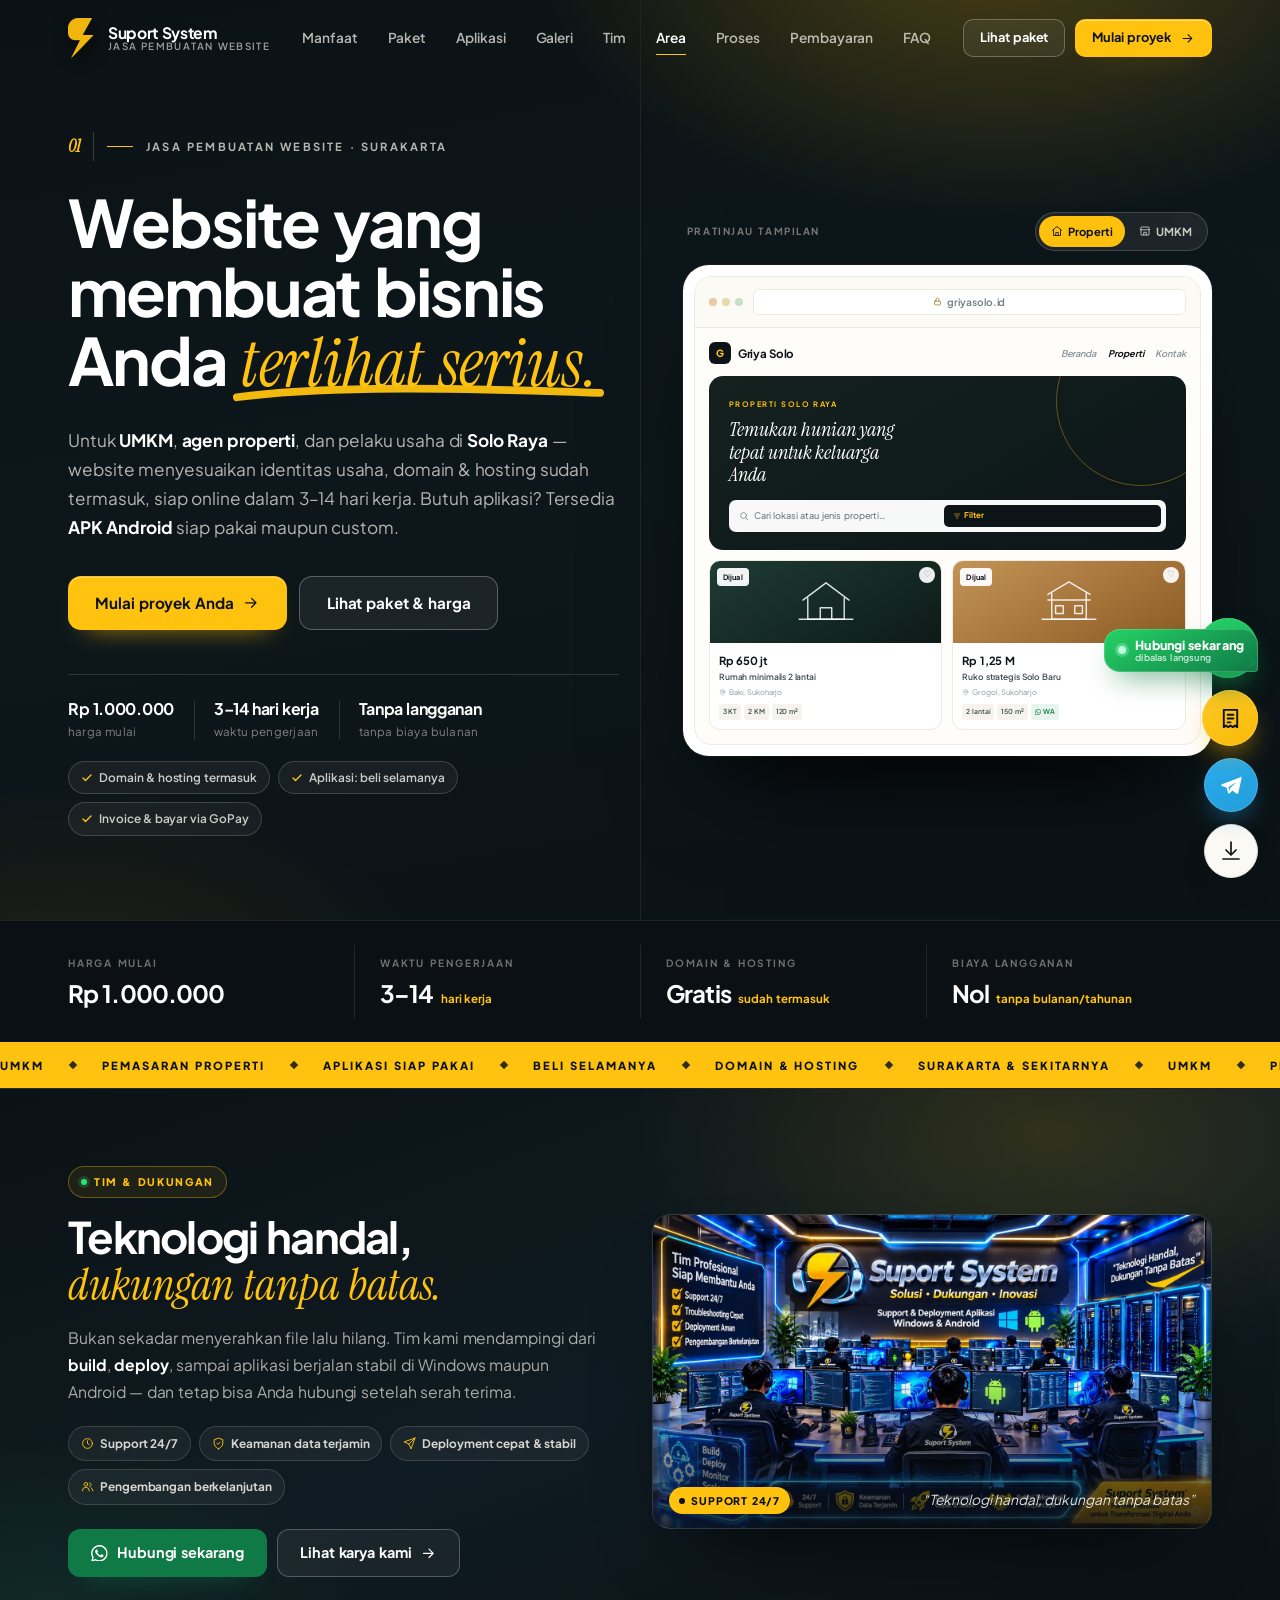
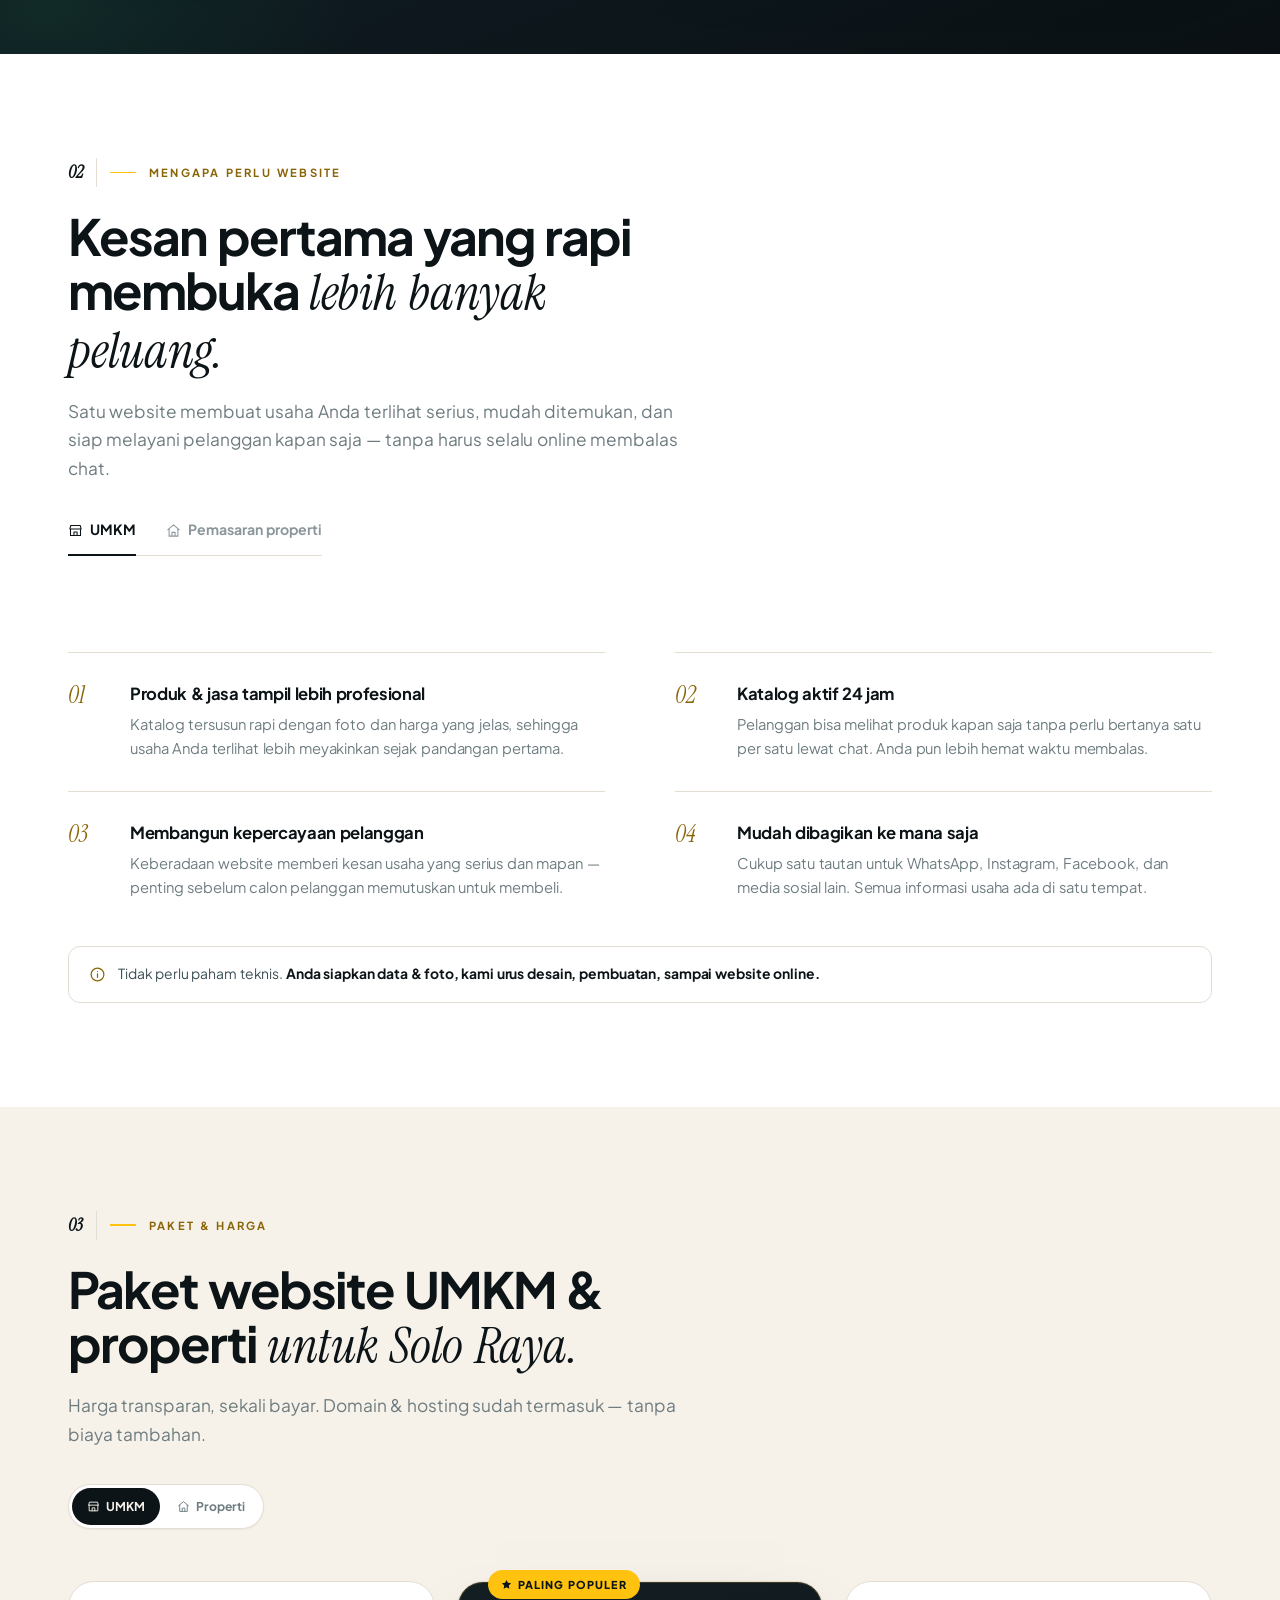
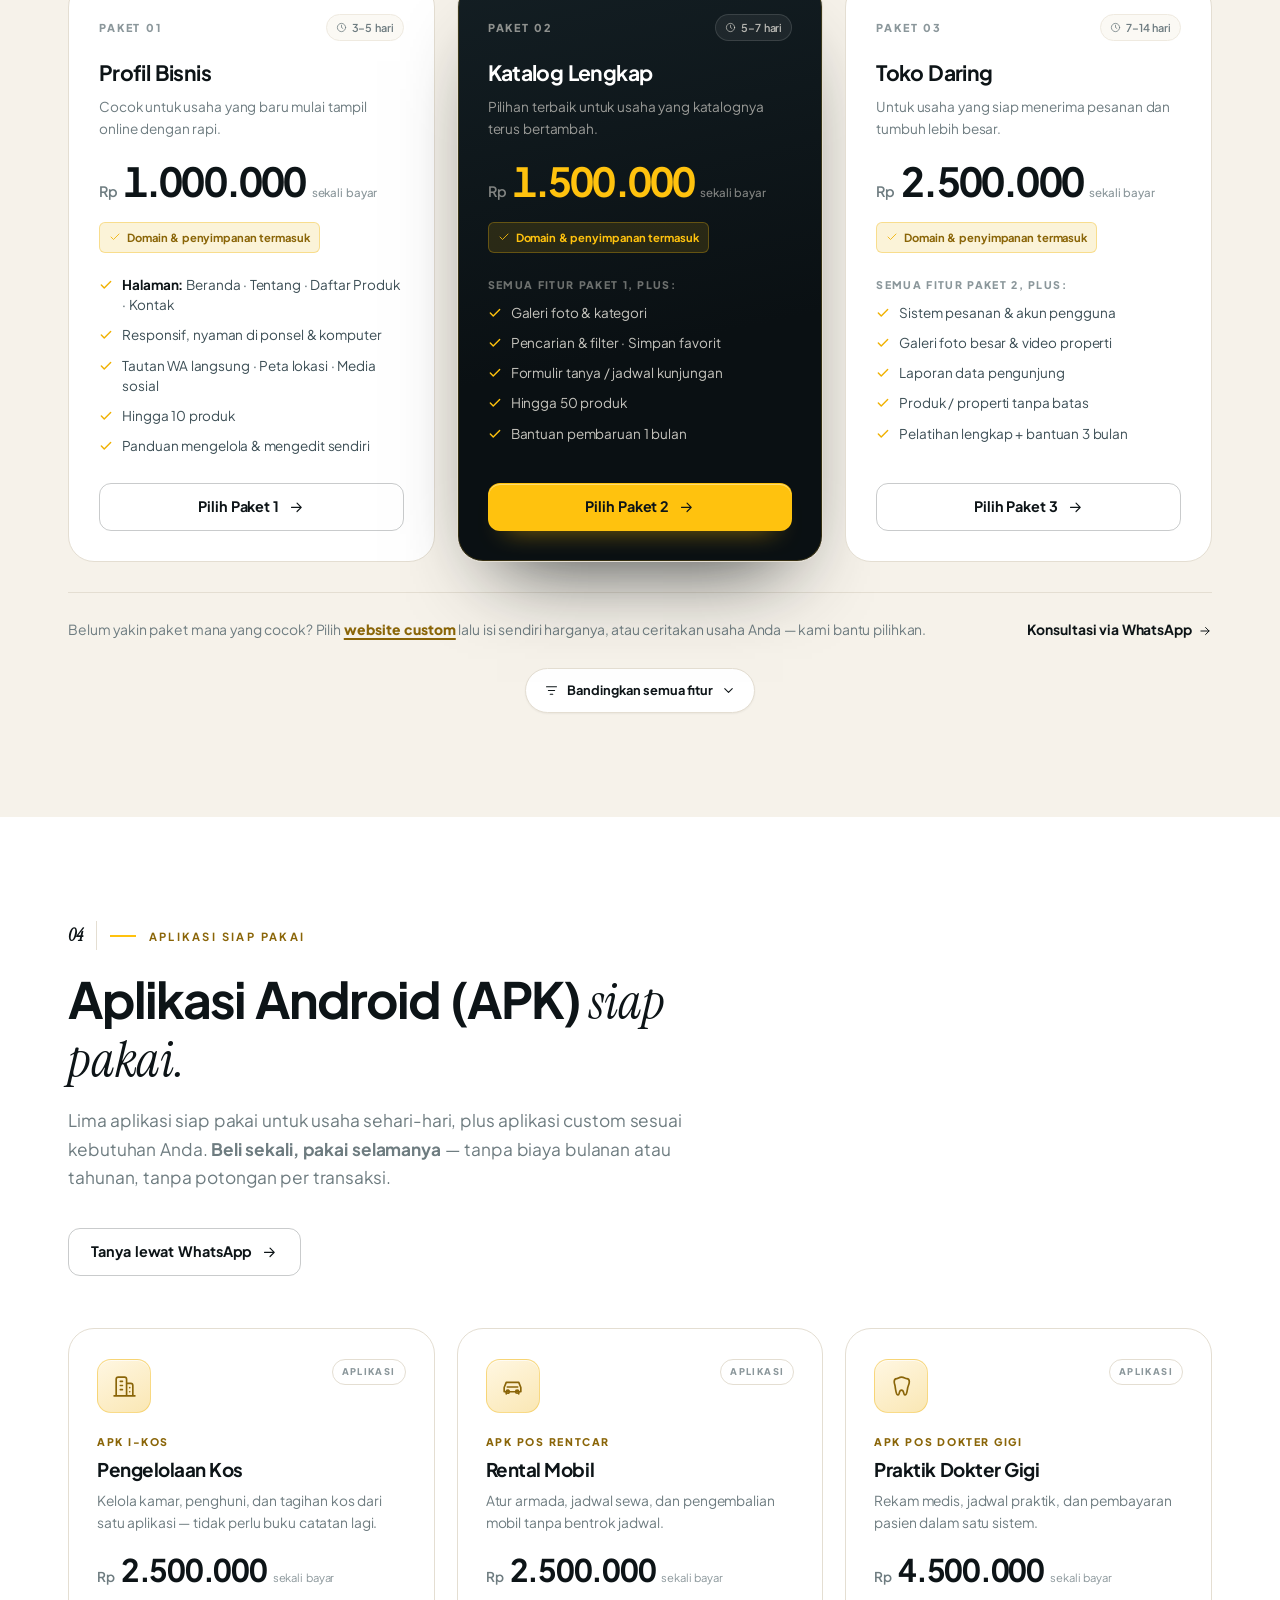
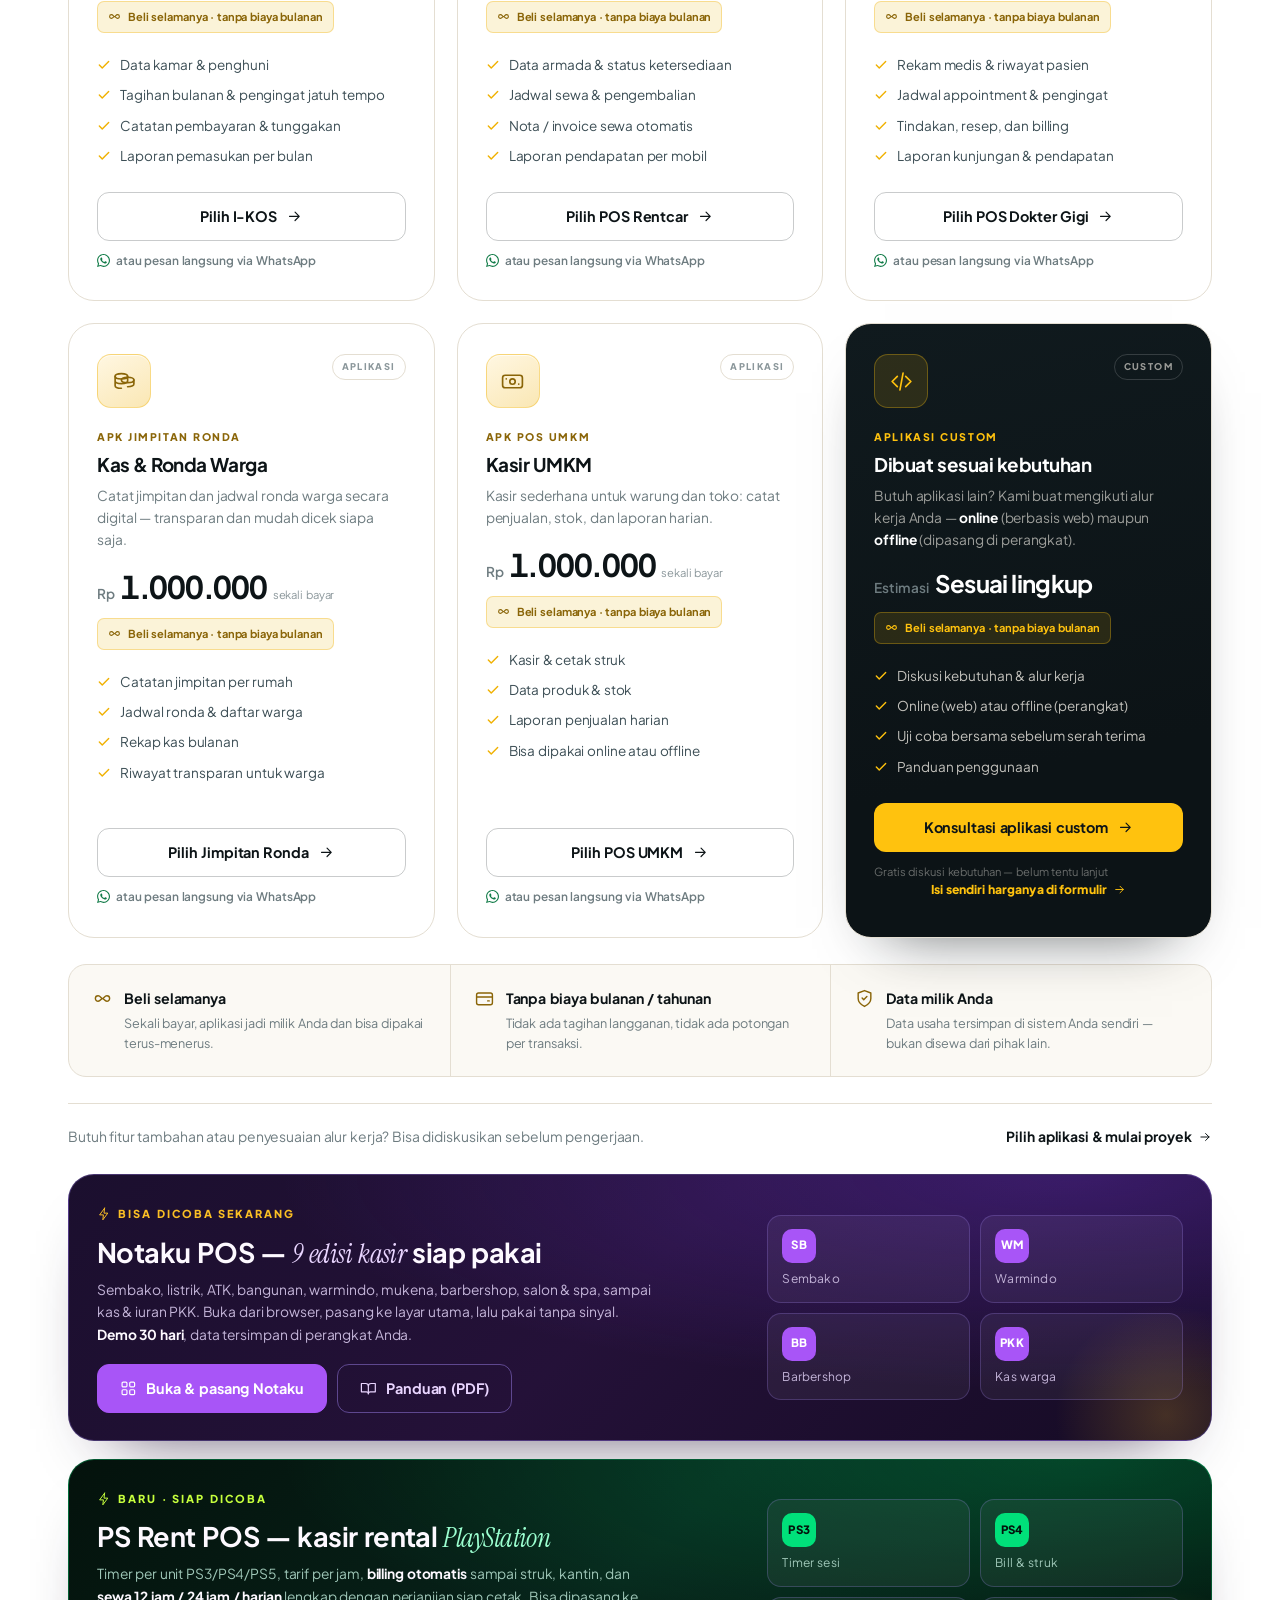
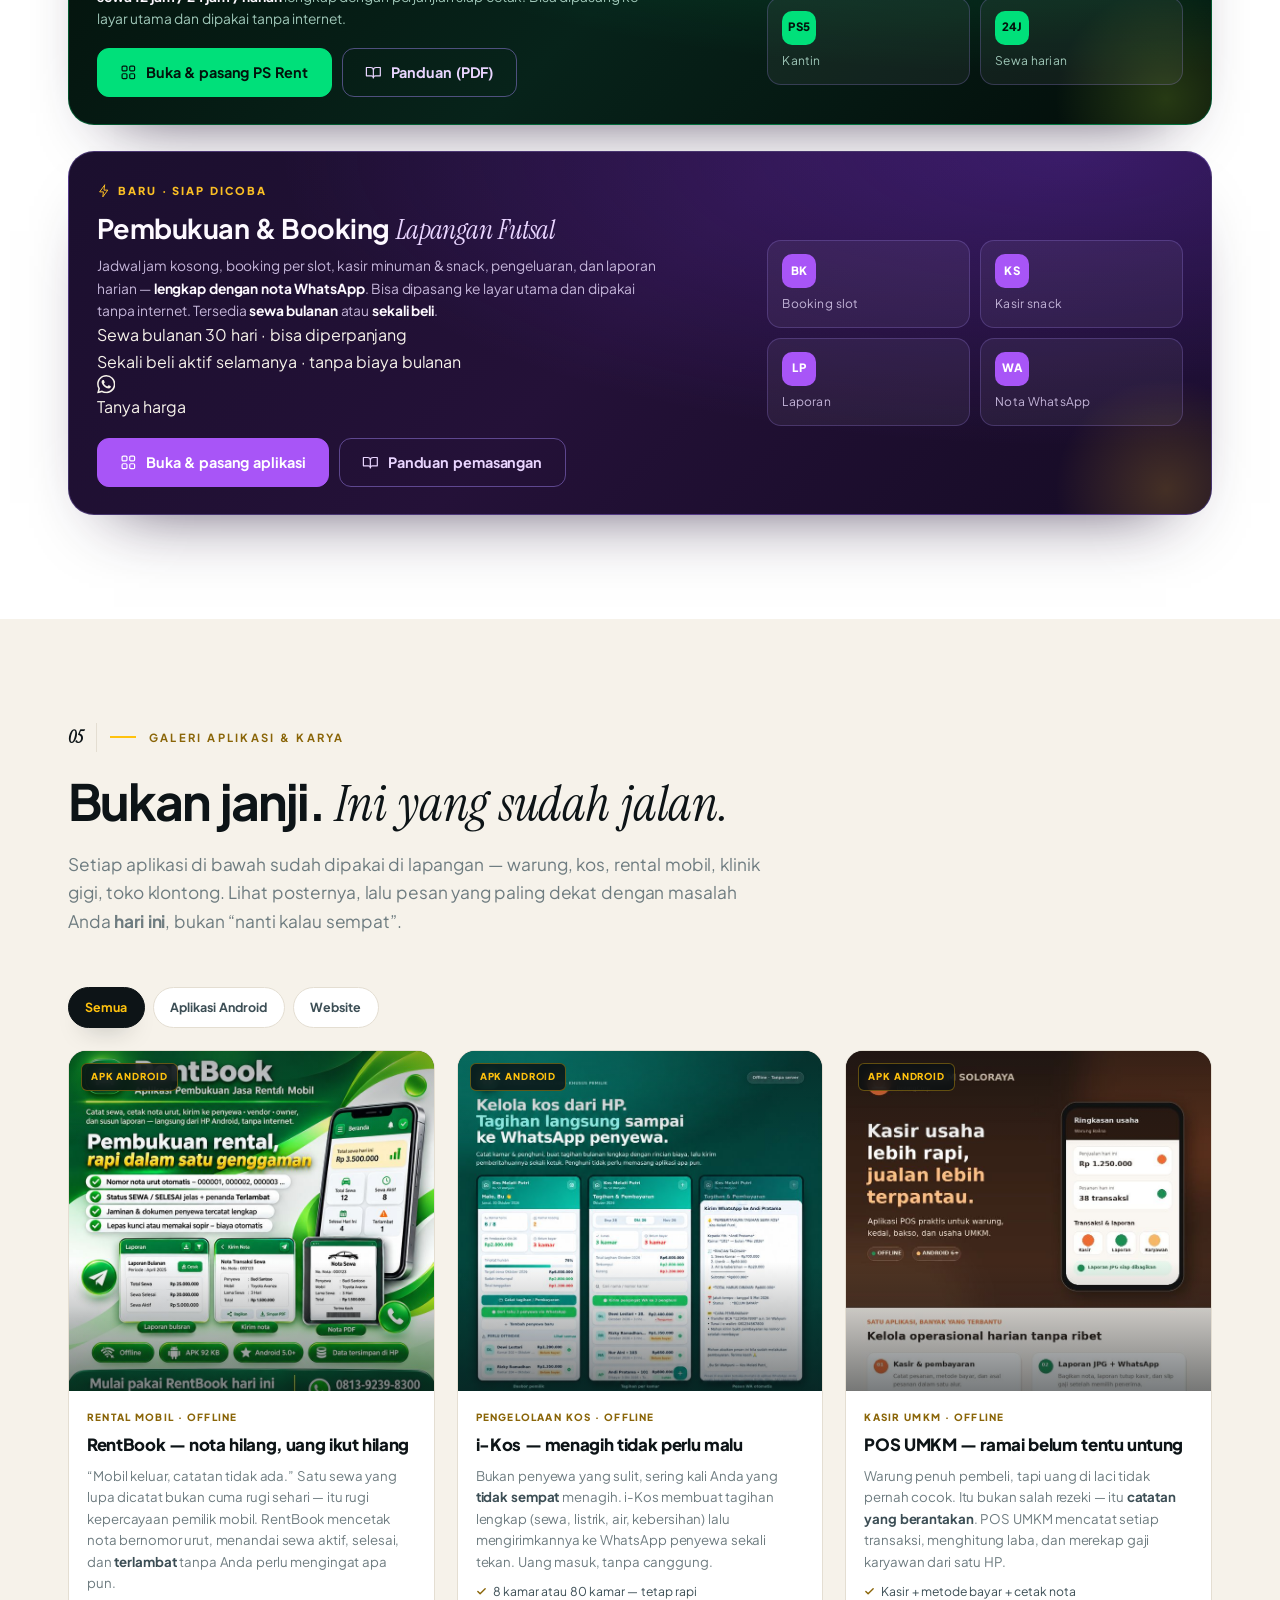
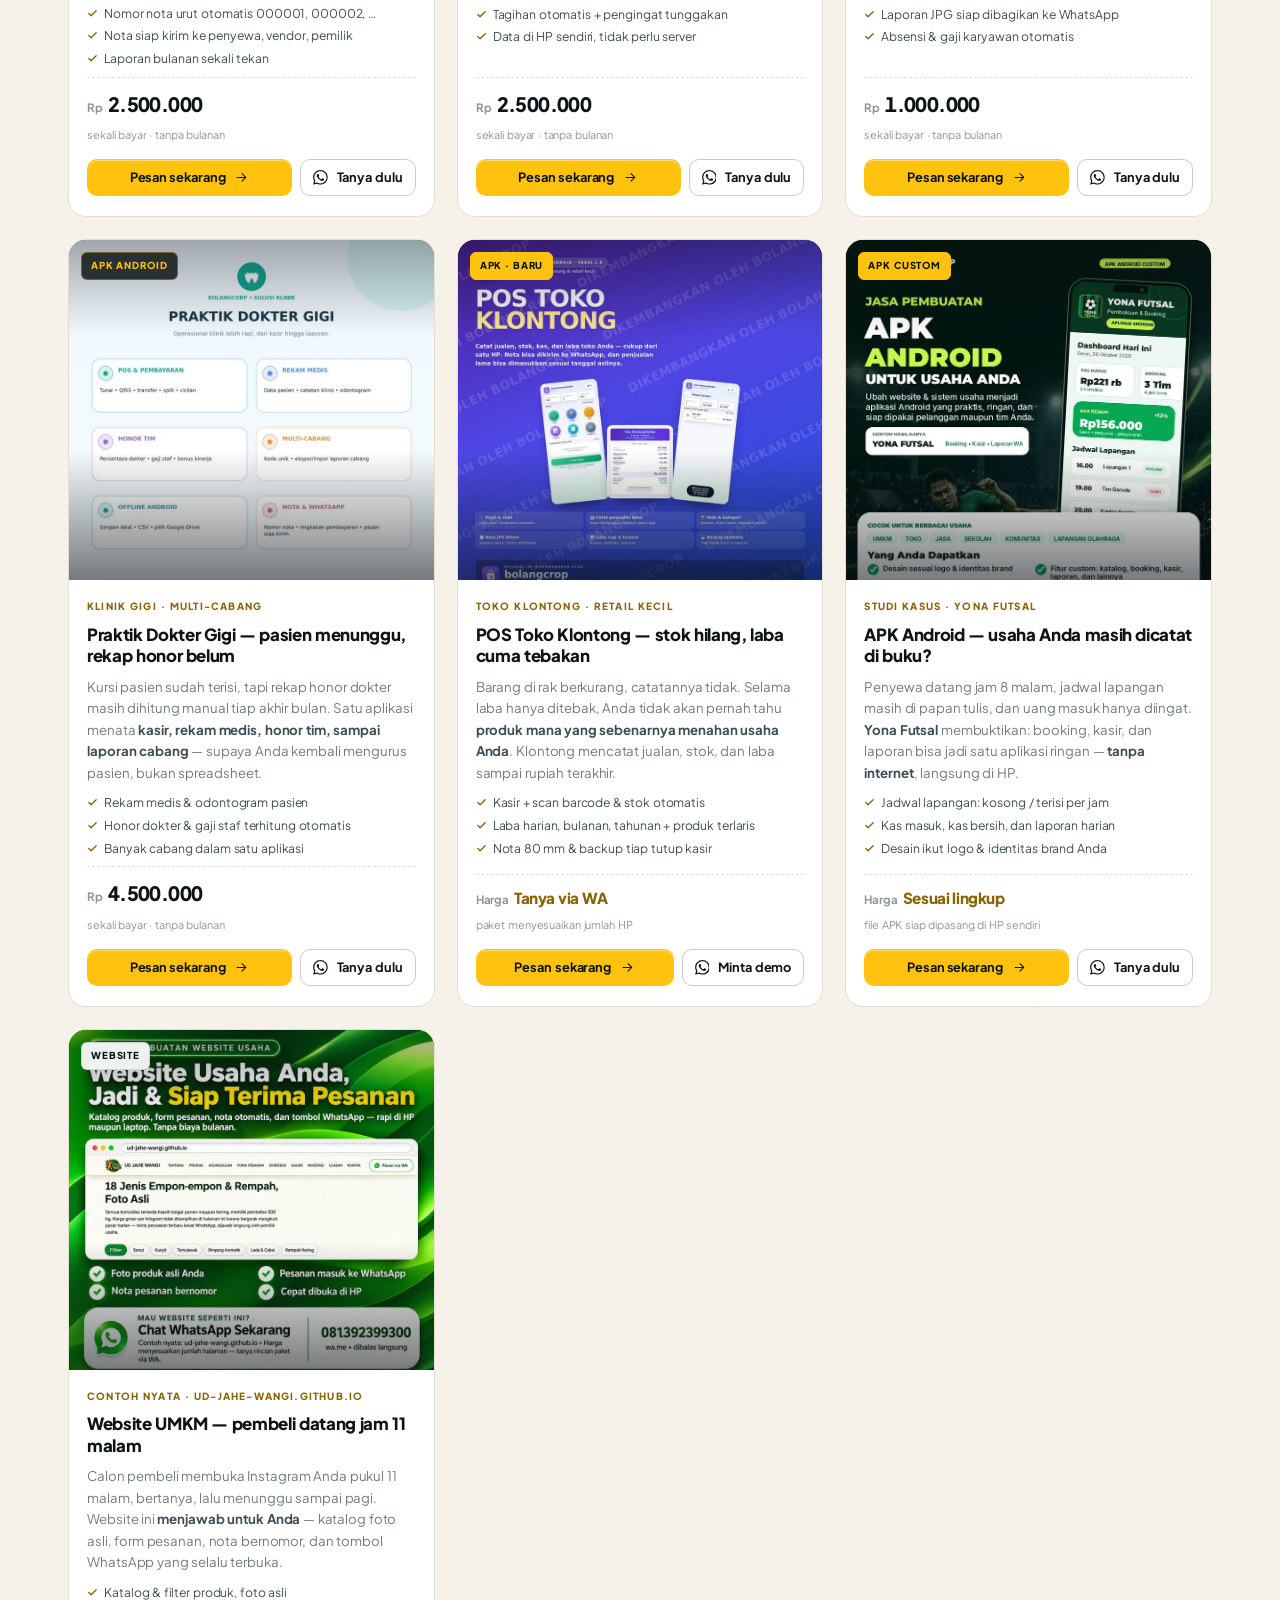
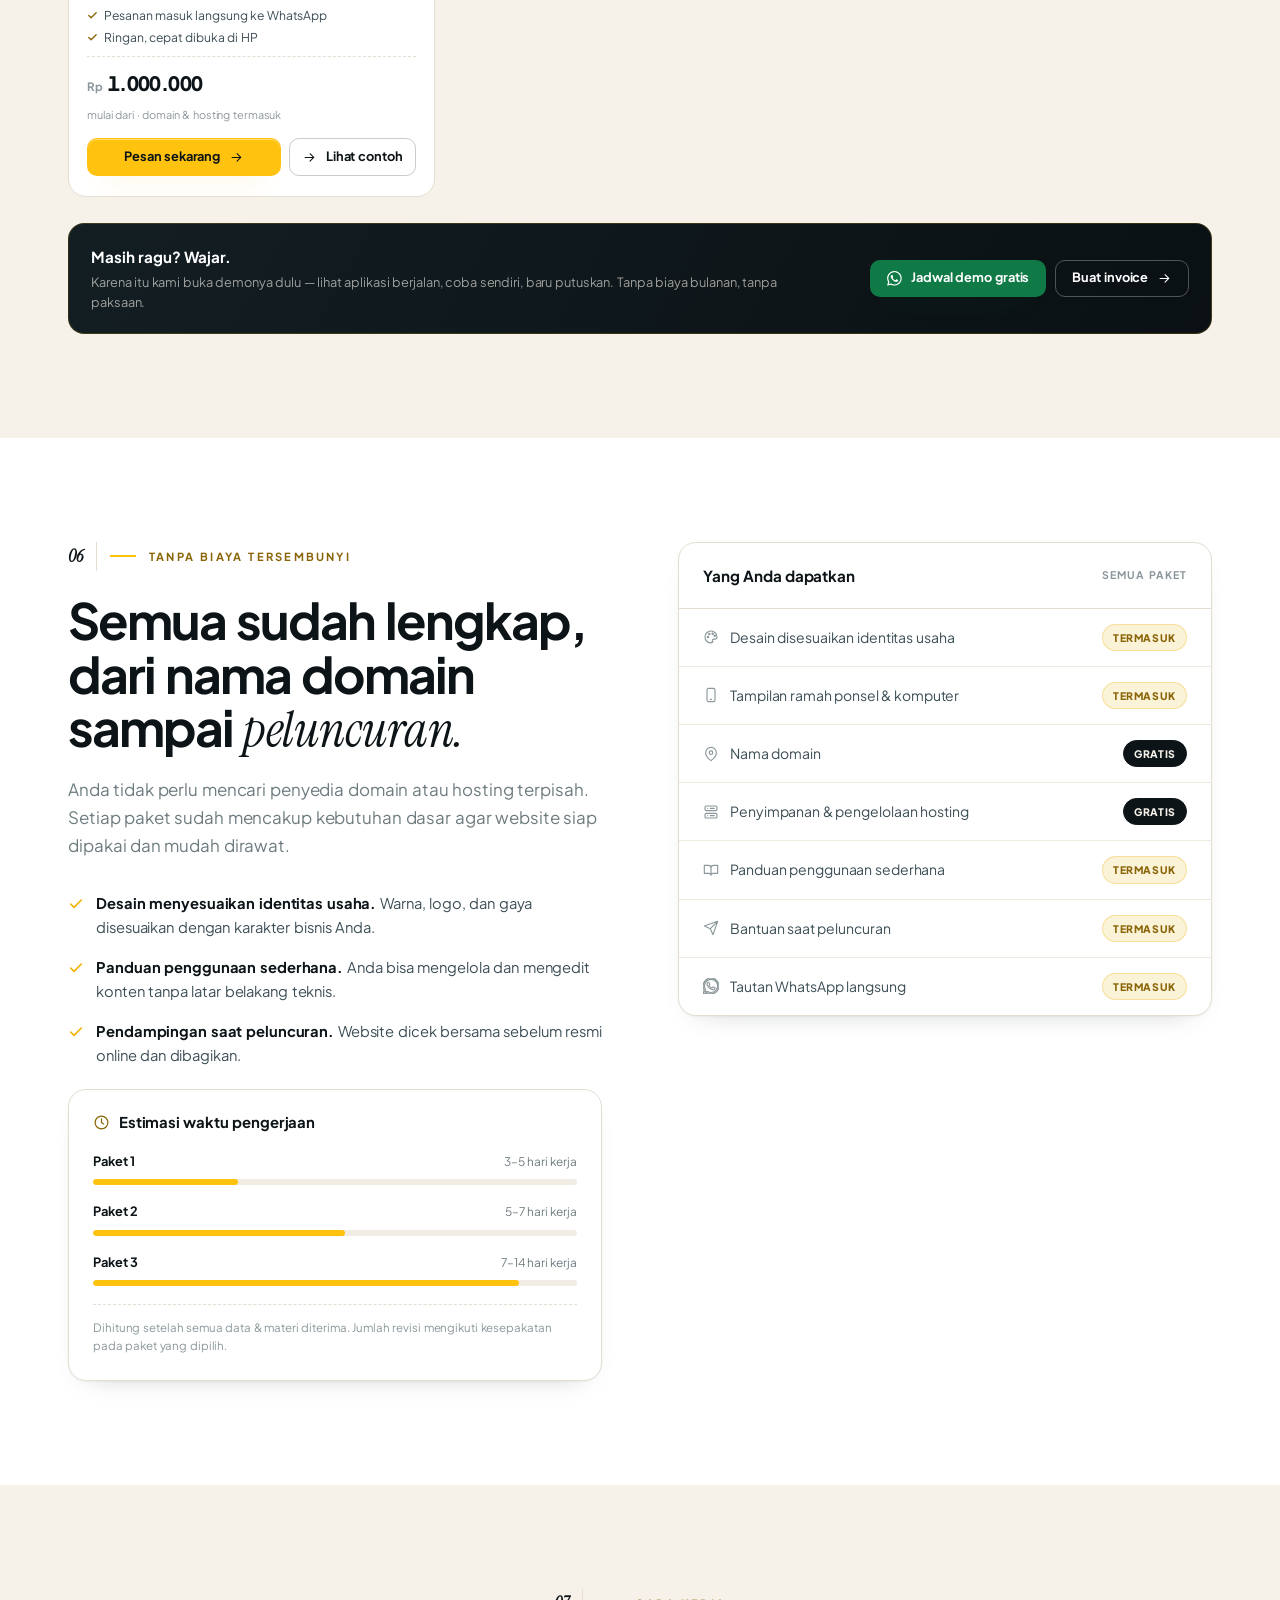
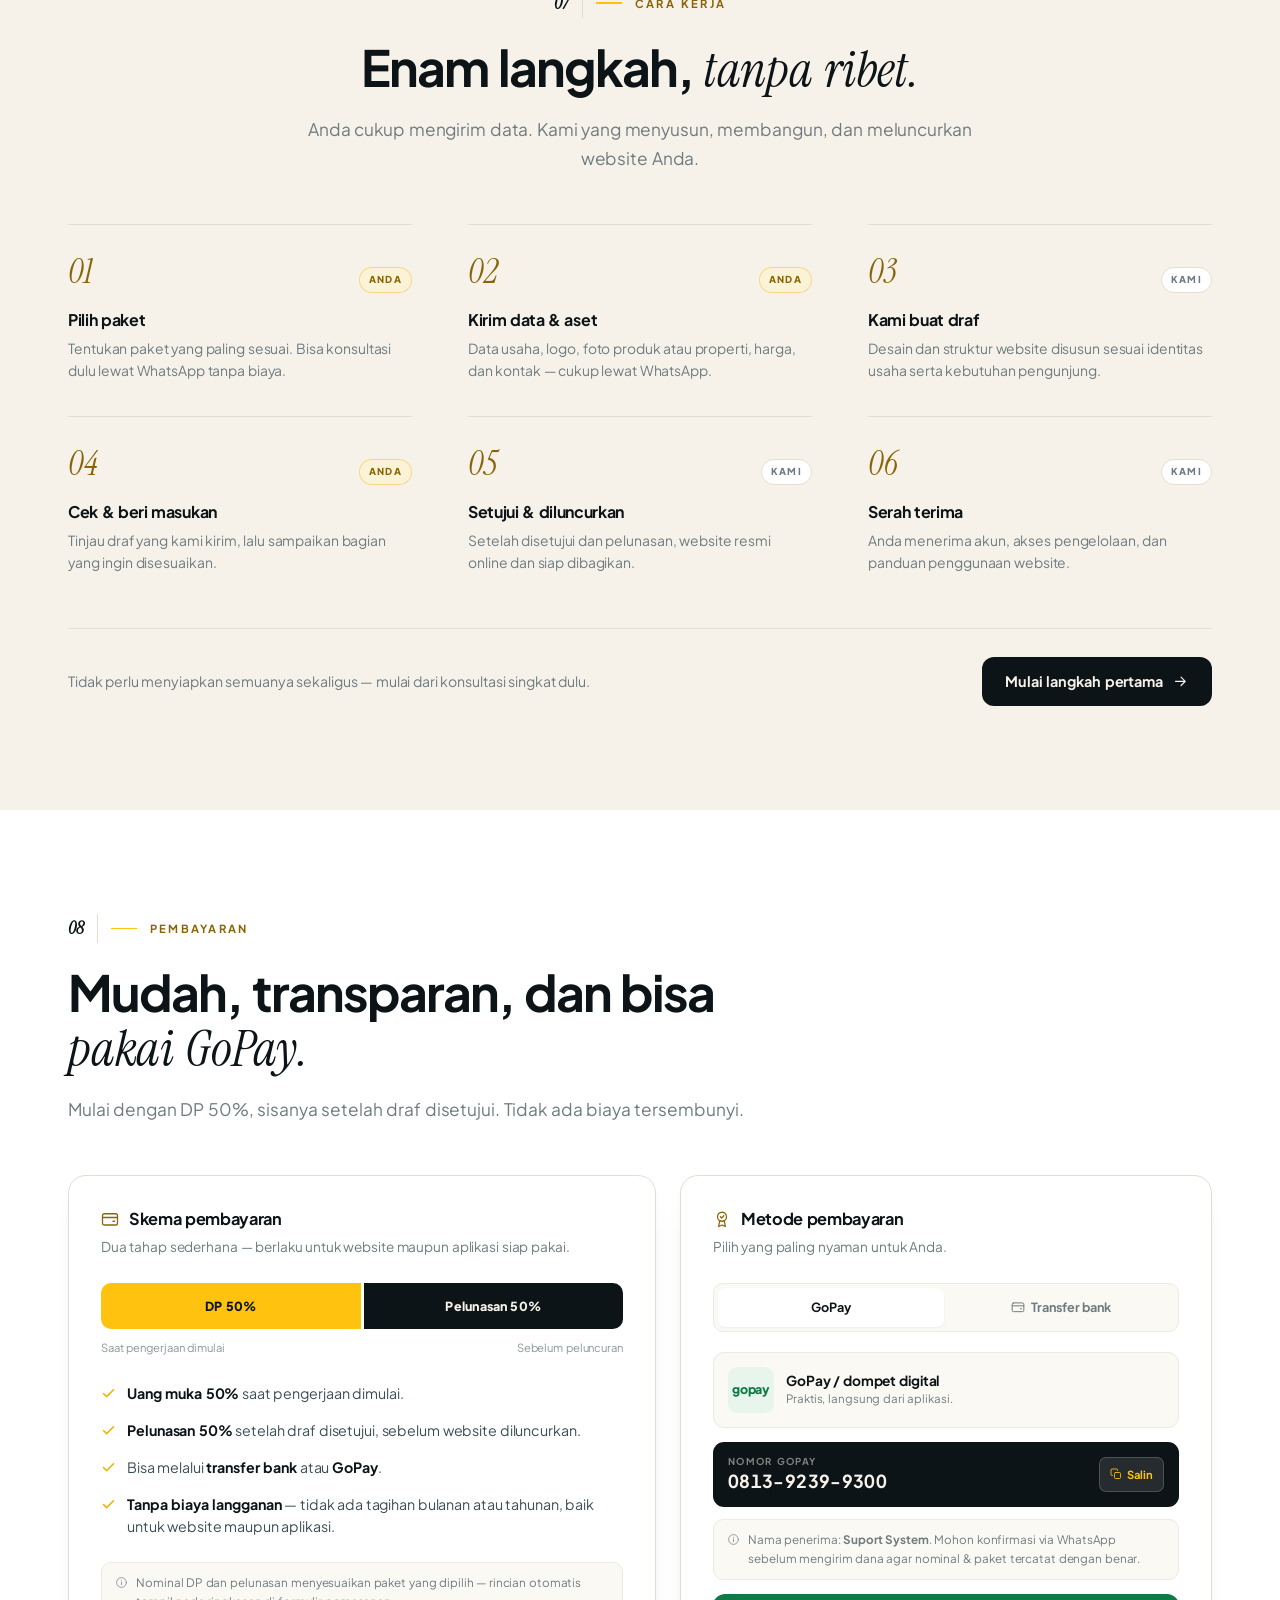
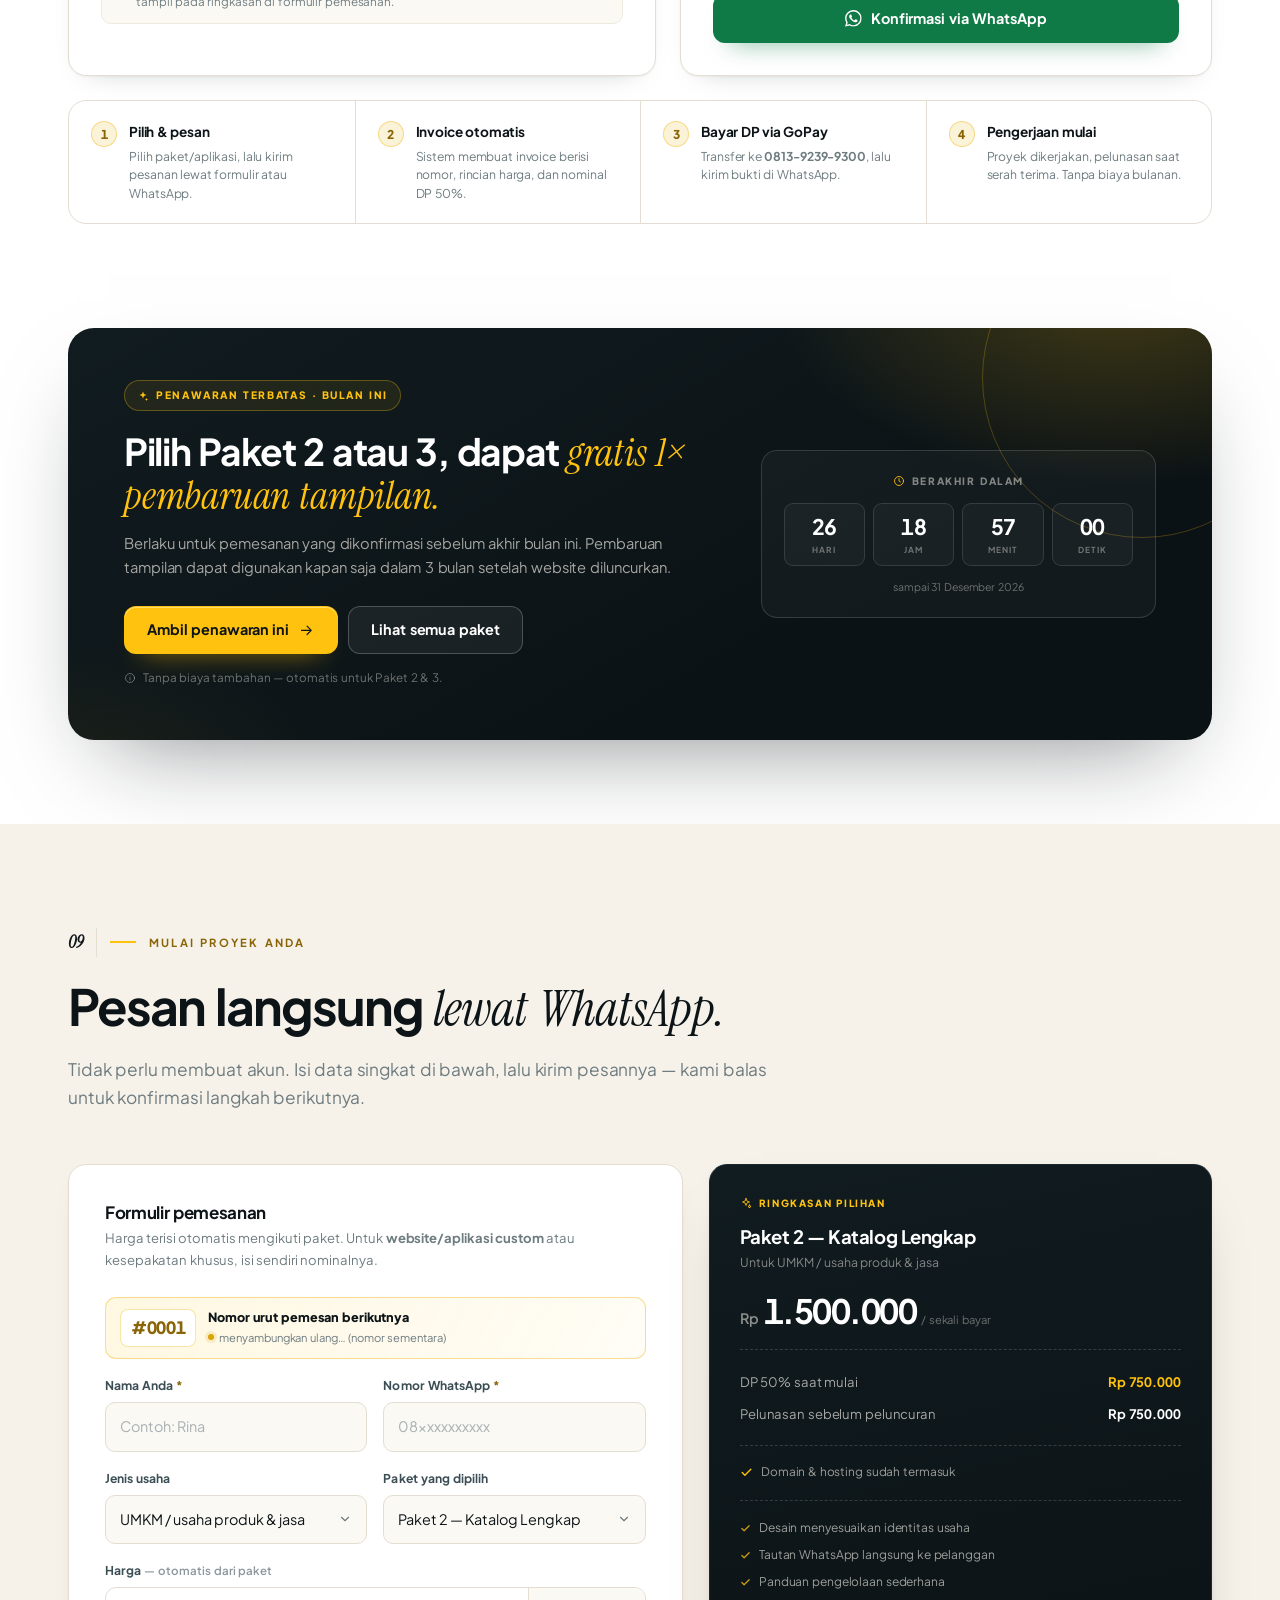
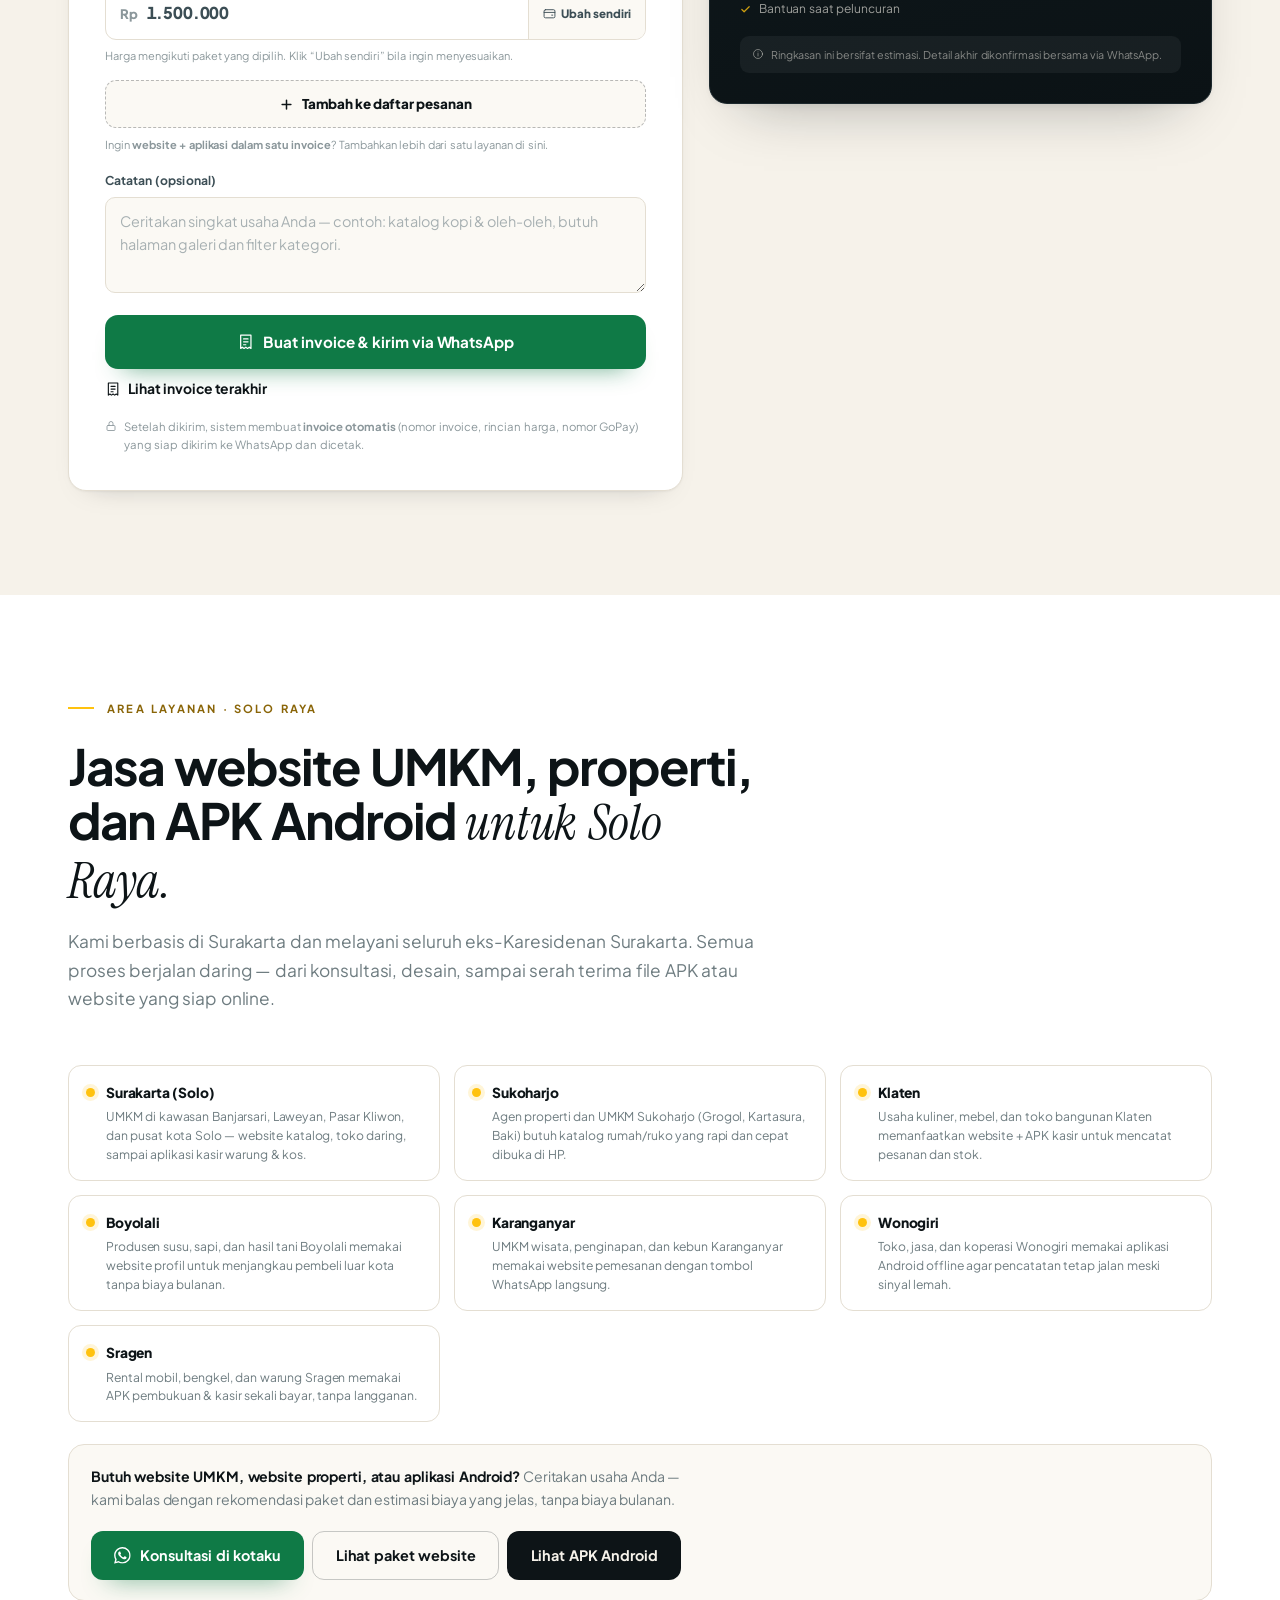
<file: index.html>
<!DOCTYPE html>
<html lang="id">
<head>
<meta charset="UTF-8">
<meta name="viewport" content="width=device-width, initial-scale=1">

<title>Jasa Pembuatan Website UMKM &amp; Properti Solo Raya + APK Android — Suport System</title>
<meta name="description" content="Jasa pembuatan website UMKM, agen properti, dan aplikasi Android (APK) untuk Solo Raya — Surakarta, Sukoharjo, Klaten, Boyolali, Karanganyar, Wonogiri, Sragen. Domain &amp; hosting termasuk, siap online 3–14 hari, sekali bayar tanpa biaya bulanan.">
<meta name="keywords" content="jasa pembuatan website solo, jasa website umkm solo raya, website properti solo, jasa pembuatan apk android solo, aplikasi kasir umkm solo, website surakarta, jasa pembuatan aplikasi android solo raya, website agen properti sukoharjo, apk kasir klaten, web umkm boyolali, jasa website karanganyar, aplikasi android wonogiri, jasa web sragen">
<meta name="author" content="Suport System">
<meta name="robots" content="index, follow, max-snippet:-1, max-image-preview:large, max-video-preview:-1">
<meta name="googlebot" content="index, follow">
<link rel="canonical" href="https://dewap4682-max.github.io/suport-system/">
<link rel="alternate" hreflang="id" href="https://dewap4682-max.github.io/suport-system/">
<link rel="alternate" hreflang="x-default" href="https://dewap4682-max.github.io/suport-system/">
<link rel="sitemap" type="application/xml" href="sitemap.xml">
<meta name="theme-color" content="#0D1417">
<meta name="color-scheme" content="light">

<!-- lokal / geo -->
<meta name="geo.region" content="ID-JT">
<meta name="geo.placename" content="Surakarta (Solo), Jawa Tengah">
<meta name="geo.position" content="-7.5755;110.8243">
<meta name="ICBM" content="-7.5755, 110.8243">

<link rel="icon" href="assets/img/favicon.png" sizes="any">
<link rel="apple-touch-icon" href="assets/img/apple-touch-icon.png">
<link rel="manifest" href="manifest.webmanifest">
<meta name="application-name" content="Suport System">
<meta name="apple-mobile-web-app-capable" content="yes">
<meta name="apple-mobile-web-app-status-bar-style" content="black-translucent">
<meta name="apple-mobile-web-app-title" content="Suport System">
<meta name="mobile-web-app-capable" content="yes">
<link rel="icon" href="assets/img/icon-192.png" sizes="192x192" type="image/png">
<link rel="icon" href="assets/img/icon-512.png" sizes="512x512" type="image/png">
<link rel="stylesheet" href="css/styles.css">

<!-- Open Graph (URL absolut agar tampil benar saat dibagikan) -->
<meta property="og:type" content="website">
<meta property="og:site_name" content="Suport System">
<meta property="og:locale" content="id_ID">
<meta property="og:url" content="https://dewap4682-max.github.io/suport-system/">
<meta property="og:title" content="Jasa Website UMKM &amp; Properti Solo Raya + APK Android — Suport System">
<meta property="og:description" content="Website UMKM, pemasaran properti, dan aplikasi Android untuk Solo Raya. Domain &amp; hosting termasuk, sekali bayar, tanpa biaya bulanan.">
<meta property="og:image" content="https://dewap4682-max.github.io/suport-system/assets/img/og-image.png">
<meta property="og:image:alt" content="Suport System — jasa pembuatan website UMKM, properti, dan aplikasi Android Solo Raya">
<meta name="twitter:card" content="summary_large_image">
<meta name="twitter:title" content="Jasa Website UMKM &amp; Properti Solo Raya + APK Android">
<meta name="twitter:description" content="Website UMKM, agen properti, dan aplikasi Android untuk Surakarta, Sukoharjo, Klaten, Boyolali, Karanganyar, Wonogiri, Sragen.">
<meta name="twitter:image" content="https://dewap4682-max.github.io/suport-system/assets/img/og-image.png">

<script type="application/ld+json">
{
  "@context": "https://schema.org",
  "@graph": [
    {
      "@type": ["LocalBusiness", "ProfessionalService"],
      "@id": "https://dewap4682-max.github.io/suport-system/#business",
      "name": "Suport System",
      "alternateName": "Suport System Surakarta",
      "url": "https://dewap4682-max.github.io/suport-system/",
      "image": "https://dewap4682-max.github.io/suport-system/assets/img/og-image.png",
      "logo": "https://dewap4682-max.github.io/suport-system/assets/img/logo-mark.png",
      "description": "Jasa pembuatan website UMKM dan pemasaran properti serta aplikasi Android (APK) untuk Solo Raya: Surakarta, Sukoharjo, Klaten, Boyolali, Karanganyar, Wonogiri, dan Sragen. Domain dan hosting termasuk, sekali bayar tanpa biaya bulanan.",
      "telephone": "+62-813-9239-9300",
      "priceRange": "Rp1.000.000–Rp4.500.000",
      "currenciesAccepted": "IDR",
      "paymentAccepted": "Transfer Bank, GoPay, Tunai",
      "address": {
        "@type": "PostalAddress",
        "addressLocality": "Surakarta",
        "addressRegion": "Jawa Tengah",
        "addressCountry": "ID"
      },
      "geo": {"@type": "GeoCoordinates", "latitude": -7.5755, "longitude": 110.8243},
      "areaServed": [
        {"@type": "City", "name": "Surakarta (Solo)"},
        {"@type": "City", "name": "Sukoharjo"},
        {"@type": "City", "name": "Klaten"},
        {"@type": "City", "name": "Boyolali"},
        {"@type": "City", "name": "Karanganyar"},
        {"@type": "City", "name": "Wonogiri"},
        {"@type": "City", "name": "Sragen"}
      ],
      "openingHoursSpecification": {
        "@type": "OpeningHoursSpecification",
        "dayOfWeek": ["Monday","Tuesday","Wednesday","Thursday","Friday","Saturday"],
        "opens": "08:00",
        "closes": "20:00"
      },
      "hasOfferCatalog": {
        "@type": "OfferCatalog",
        "name": "Layanan Suport System",
        "itemListElement": [
          {"@type": "Offer", "itemOffered": {"@type": "Service", "name": "Website Profil Bisnis UMKM", "areaServed": "Solo Raya"}, "price": "1000000", "priceCurrency": "IDR"},
          {"@type": "Offer", "itemOffered": {"@type": "Service", "name": "Website Katalog Lengkap UMKM", "areaServed": "Solo Raya"}, "price": "1500000", "priceCurrency": "IDR"},
          {"@type": "Offer", "itemOffered": {"@type": "Service", "name": "Website Toko Daring UMKM", "areaServed": "Solo Raya"}, "price": "2500000", "priceCurrency": "IDR"},
          {"@type": "Offer", "itemOffered": {"@type": "Service", "name": "Website Pemasaran Properti / Agen Properti", "areaServed": "Solo Raya"}, "price": "1000000", "priceCurrency": "IDR"},
          {"@type": "Offer", "itemOffered": {"@type": "Service", "name": "APK I-KOS — Pengelolaan Kos"}, "price": "2500000", "priceCurrency": "IDR"},
          {"@type": "Offer", "itemOffered": {"@type": "Service", "name": "APK POS Rentcar — Rental Mobil"}, "price": "2500000", "priceCurrency": "IDR"},
          {"@type": "Offer", "itemOffered": {"@type": "Service", "name": "APK POS Dokter Gigi"}, "price": "4500000", "priceCurrency": "IDR"},
          {"@type": "Offer", "itemOffered": {"@type": "Service", "name": "APK Jimpitan Ronda"}, "price": "1000000", "priceCurrency": "IDR"},
          {"@type": "Offer", "itemOffered": {"@type": "Service", "name": "APK POS UMKM — Kasir Warung"}, "price": "1000000", "priceCurrency": "IDR"},
          {"@type": "Offer", "itemOffered": {"@type": "Service", "name": "Pembuatan Aplikasi Android Custom (online/offline)"}}
        ]
      }
    },
    {
      "@type": "WebSite",
      "@id": "https://dewap4682-max.github.io/suport-system/#website",
      "url": "https://dewap4682-max.github.io/suport-system/",
      "name": "Suport System",
      "inLanguage": "id-ID",
      "publisher": {"@id": "https://dewap4682-max.github.io/suport-system/#business"}
    },
    {
      "@type": "Service",
      "name": "Jasa Pembuatan Website UMKM Solo Raya",
      "serviceType": "Pembuatan website UMKM",
      "provider": {"@id": "https://dewap4682-max.github.io/suport-system/#business"},
      "areaServed": ["Surakarta","Sukoharjo","Klaten","Boyolali","Karanganyar","Wonogiri","Sragen"],
      "description": "Website katalog produk, profil bisnis, dan toko daring untuk UMKM di Solo Raya. Sudah termasuk domain, hosting, tombol WhatsApp, dan panduan pengelolaan.",
      "offers": {"@type": "Offer", "price": "1000000", "priceCurrency": "IDR", "availability": "https://schema.org/InStock"}
    },
    {
      "@type": "Service",
      "name": "Jasa Pembuatan Website Pemasaran Properti Solo Raya",
      "serviceType": "Website pemasaran properti",
      "provider": {"@id": "https://dewap4682-max.github.io/suport-system/#business"},
      "areaServed": ["Surakarta","Sukoharjo","Klaten","Boyolali","Karanganyar","Wonogiri","Sragen"],
      "description": "Website agen properti dengan daftar rumah, ruko, dan tanah di Solo Raya, lengkap dengan pencarian, filter, dan tautan WhatsApp langsung.",
      "offers": {"@type": "Offer", "price": "1000000", "priceCurrency": "IDR", "availability": "https://schema.org/InStock"}
    },
    {
      "@type": "Service",
      "name": "Jasa Pembuatan APK Android Custom Solo Raya",
      "serviceType": "Pengembangan aplikasi Android",
      "provider": {"@id": "https://dewap4682-max.github.io/suport-system/#business"},
      "areaServed": ["Surakarta","Sukoharjo","Klaten","Boyolali","Karanganyar","Wonogiri","Sragen"],
      "description": "Pembuatan aplikasi Android (APK) untuk kasir, pembukuan, rental, kos, klinik, dan usaha lain di Solo Raya. Bisa dipakai online maupun offline, file APK siap dipasang di HP.",
      "offers": {"@type": "Offer", "price": "1000000", "priceCurrency": "IDR", "availability": "https://schema.org/InStock"}
    },
    {
      "@type": "FAQPage",
      "mainEntity": [
        {"@type": "Question", "name": "Apakah harga paket sudah termasuk domain dan hosting?", "acceptedAnswer": {"@type": "Answer", "text": "Ya. Semua paket website sudah mencakup nama domain dan hosting tanpa biaya tambahan. Bila ada kebutuhan khusus di luar paket, rinciannya disampaikan lebih dulu sebelum pengerjaan."}},
        {"@type": "Question", "name": "Berapa lama proses pembuatan website atau aplikasi?", "acceptedAnswer": {"@type": "Answer", "text": "Website dikerjakan 3–14 hari kerja tergantung paket. Aplikasi Android siap pakai bisa dipasang lebih cepat, sedangkan aplikasi custom menyesuaikan lingkup pekerjaan."}},
        {"@type": "Question", "name": "Bagaimana cara pembayaran dan apakah bisa GoPay?", "acceptedAnswer": {"@type": "Answer", "text": "Pembayaran DP 50% saat mulai dan pelunasan 50% sebelum serah terima. Bisa melalui GoPay 0813-9239-9300 atau transfer bank. Invoice dibuat otomatis oleh sistem."}},
        {"@type": "Question", "name": "Apakah ada biaya bulanan atau tahunan?", "acceptedAnswer": {"@type": "Answer", "text": "Tidak ada. Website maupun aplikasi dibeli sekali bayar dan menjadi milik Anda — tanpa biaya bulanan, tahunan, atau potongan tersembunyi."}},
        {"@type": "Question", "name": "Saya di luar Surakarta, apakah tetap bisa pesan?", "acceptedAnswer": {"@type": "Answer", "text": "Bisa. Layanan mencakup seluruh Solo Raya dan sekitarnya: Sukoharjo, Klaten, Boyolali, Karanganyar, Wonogiri, dan Sragen. Seluruh proses berjalan daring lewat WhatsApp dan email."}}
      ]
    },
    {
      "@type": "BreadcrumbList",
      "itemListElement": [
        {"@type": "ListItem", "position": 1, "name": "Beranda", "item": "https://dewap4682-max.github.io/suport-system/"},
        {"@type": "ListItem", "position": 2, "name": "Website UMKM & Properti", "item": "https://dewap4682-max.github.io/suport-system/#paket"},
        {"@type": "ListItem", "position": 3, "name": "Aplikasi Android", "item": "https://dewap4682-max.github.io/suport-system/#aplikasi"},
        {"@type": "ListItem", "position": 4, "name": "Galeri & Portofolio", "item": "https://dewap4682-max.github.io/suport-system/#galeri"},
        {"@type": "ListItem", "position": 5, "name": "Area Layanan Solo Raya", "item": "https://dewap4682-max.github.io/suport-system/#area"}
      ]
    }
  ]
}
</script>
<style>
/* critical fallback so first paint never shows unstyled content */
html{background:#FBF9F4}
</style>
<body>

<div class="progress" id="scrollProgress" aria-hidden="true"></div>

<!-- ICONS -->
<svg xmlns="http://www.w3.org/2000/svg" style="display:none" aria-hidden="true">
  <symbol id="i-plus" viewBox="0 0 24 24"><path d="M12 5v14M5 12h14" fill="none" stroke="currentColor" stroke-width="2.4" stroke-linecap="round"/></symbol>
    <symbol id="i-check" viewBox="0 0 24 24"><path d="M20 6 9 17l-5-5"/></symbol>
  <symbol id="i-arrow" viewBox="0 0 24 24"><path d="M5 12h14M13 6l6 6-6 6"/></symbol>
  <symbol id="i-arrow-up" viewBox="0 0 24 24"><path d="M7 17 17 7M8 7h9v9"/></symbol>
  <symbol id="i-tg" viewBox="0 0 24 24"><path d="M21.6 4.2 2.9 11.3c-.9.3-.9 1.5.1 1.8l4.5 1.4 1.7 5.4c.2.7 1.1.9 1.6.3l2.5-2.7 4.4 3.2c.6.4 1.4.1 1.6-.6l3.3-14.9c.2-.9-.7-1.6-1.5-1.3zM9.4 14.2l8.1-5.2-6.6 6.3-.4 3.1-1.1-4.2z"/></symbol>
  <symbol id="i-wa" viewBox="0 0 24 24"><path d="M17.47 14.38c-.3-.15-1.76-.87-2.03-.97-.27-.1-.47-.15-.67.15-.2.3-.77.97-.94 1.16-.17.2-.35.22-.64.08-.3-.15-1.26-.47-2.39-1.48-.88-.79-1.48-1.76-1.66-2.06-.17-.3-.02-.46.13-.6.13-.14.3-.35.45-.52.15-.18.2-.3.3-.5.1-.2.05-.37-.03-.52-.07-.15-.67-1.61-.92-2.21-.24-.58-.49-.5-.67-.51h-.57c-.2 0-.52.07-.79.37-.27.3-1.04 1.02-1.04 2.48 0 1.46 1.07 2.88 1.21 3.07.15.2 2.1 3.2 5.08 4.49.71.3 1.26.49 1.69.62.71.23 1.36.2 1.87.12.57-.09 1.76-.72 2.01-1.41.25-.7.25-1.29.17-1.42-.07-.12-.27-.2-.57-.35M12.05 21.79h-.01a9.87 9.87 0 0 1-5.03-1.38l-.36-.21-3.74.98 1-3.65-.24-.37a9.86 9.86 0 0 1-1.51-5.26c0-5.45 4.44-9.89 9.89-9.89 2.64 0 5.12 1.03 6.99 2.9a9.83 9.83 0 0 1 2.89 6.99c0 5.45-4.44 9.89-9.88 9.89m8.41-18.3A11.82 11.82 0 0 0 12.05 0C5.5 0 .16 5.34.16 11.89c0 2.1.55 4.14 1.59 5.95L.06 24l6.3-1.65a11.9 11.9 0 0 0 5.69 1.45h.01c6.55 0 11.89-5.34 11.89-11.9 0-3.17-1.24-6.16-3.48-8.41Z"/></symbol>
  <symbol id="i-store" viewBox="0 0 24 24"><path d="M3 9.5 4.5 4h15L21 9.5M4 9.5V20h16V9.5M4 9.5h16M9.5 20v-5.5h5V20"/></symbol>
  <symbol id="i-home" viewBox="0 0 24 24"><path d="m3 10.5 9-7.5 9 7.5M5 9.5V21h14V9.5M9.5 21v-6h5v6"/></symbol>
  <symbol id="i-search" viewBox="0 0 24 24"><circle cx="11" cy="11" r="7"/><path d="m16.5 16.5 4.5 4.5"/></symbol>
  <symbol id="i-shield" viewBox="0 0 24 24"><path d="M12 22s8-4 8-10V5l-8-3-8 3v7c0 6 8 10 8 10Z"/><path d="m9 11.5 2 2 4-4"/></symbol>
  <symbol id="i-share" viewBox="0 0 24 24"><circle cx="18" cy="5" r="3"/><circle cx="6" cy="12" r="3"/><circle cx="18" cy="19" r="3"/><path d="m8.6 10.5 6.8-4M8.6 13.5l6.8 4"/></symbol>
  <symbol id="i-pin" viewBox="0 0 24 24"><path d="M20 10c0 6-8 12-8 12S4 16 4 10a8 8 0 1 1 16 0Z"/><circle cx="12" cy="10" r="2.6"/></symbol>
  <symbol id="i-palette" viewBox="0 0 24 24"><path d="M12 21a9 9 0 1 1 9-9c0 2.2-1.8 3.2-3.5 3.2H16a2 2 0 0 0-1.5 3.3c.5.6.1 1.5-.7 1.5H12Z"/><circle cx="7.5" cy="12" r="1"/><circle cx="9.5" cy="7.5" r="1"/><circle cx="14.5" cy="7" r="1"/><circle cx="17.5" cy="10" r="1"/></symbol>
  <symbol id="i-server" viewBox="0 0 24 24"><rect x="3" y="3" width="18" height="7" rx="2"/><rect x="3" y="14" width="18" height="7" rx="2"/><path d="M7 6.5h.01M7 17.5h.01M11 6.5h6M11 17.5h6"/></symbol>
  <symbol id="i-book" viewBox="0 0 24 24"><path d="M2 5h6a4 4 0 0 1 4 4v11a3 3 0 0 0-3-3H2V5ZM22 5h-6a4 4 0 0 0-4 4v11a3 3 0 0 1 3-3h7V5Z"/></symbol>
  <symbol id="i-rocket" viewBox="0 0 24 24"><path d="M22 2 11 13M22 2l-7 20-4-9-9-4 20-7Z"/></symbol>
  <symbol id="i-copy" viewBox="0 0 24 24"><rect x="9" y="9" width="12" height="12" rx="2"/><path d="M5 15H4a2 2 0 0 1-2-2V4a2 2 0 0 1 2-2h9a2 2 0 0 1 2 2v1"/></symbol>
  <symbol id="i-chevron" viewBox="0 0 24 24"><path d="m6 9 6 6 6-6"/></symbol>
  <symbol id="i-menu" viewBox="0 0 24 24"><path d="M3 6h18M3 12h18M3 18h18"/></symbol>
  <symbol id="i-close" viewBox="0 0 24 24"><path d="M18 6 6 18M6 6l12 12"/></symbol>
  <symbol id="i-download" viewBox="0 0 24 24"><path d="M12 3v12"/><path d="m7 11 5 5 5-5"/><path d="M4 20h16"/></symbol>
  <symbol id="i-bolt" viewBox="0 0 24 24"><path d="M13 2 4.5 13.5H11l-1 8.5 8.5-11.5H12l1-8.5Z"/></symbol>
  <symbol id="i-grid" viewBox="0 0 24 24"><rect x="3" y="3" width="7" height="7" rx="1.6"/><rect x="14" y="3" width="7" height="7" rx="1.6"/><rect x="3" y="14" width="7" height="7" rx="1.6"/><rect x="14" y="14" width="7" height="7" rx="1.6"/></symbol>
  <symbol id="i-clock" viewBox="0 0 24 24"><circle cx="12" cy="12" r="9"/><path d="M12 7v5l3 2"/></symbol>
  <symbol id="i-wallet" viewBox="0 0 24 24"><rect x="2" y="5" width="20" height="15" rx="2.5"/><path d="M2 10h20M16 15h2"/></symbol>
  <symbol id="i-phone" viewBox="0 0 24 24"><rect x="6" y="2" width="12" height="20" rx="2.5"/><path d="M11 18.5h2"/></symbol>
  <symbol id="i-lock" viewBox="0 0 24 24"><rect x="4" y="11" width="16" height="10" rx="2"/><path d="M8 11V7a4 4 0 0 1 8 0v4"/></symbol>
  <symbol id="i-message" viewBox="0 0 24 24"><path d="M21 15a2 2 0 0 1-2 2H8l-5 4V5a2 2 0 0 1 2-2h14a2 2 0 0 1 2 2v10Z"/></symbol>
  <symbol id="i-spark" viewBox="0 0 24 24"><path d="m12 3 1.9 5.1L19 10l-5.1 1.9L12 17l-1.9-5.1L5 10l5.1-1.9L12 3ZM19 16l.9 2.1L22 19l-2.1.9L19 22l-.9-2.1L16 19l2.1-.9L19 16Z"/></symbol>
  <symbol id="i-users" viewBox="0 0 24 24"><circle cx="9" cy="8" r="3.4"/><path d="M2.5 20a6.5 6.5 0 0 1 13 0M16 5.2a3.4 3.4 0 0 1 0 6.6M18.5 14.2A6 6 0 0 1 22 20"/></symbol>
  <symbol id="i-filter" viewBox="0 0 24 24"><path d="M4 6h16M7 12h10M10 18h4"/></symbol>
  <symbol id="i-info" viewBox="0 0 24 24"><circle cx="12" cy="12" r="9"/><path d="M12 11v5M12 7.8h.01"/></symbol>
  <symbol id="i-star" viewBox="0 0 24 24"><path d="m12 2 3.1 6.3 6.9 1-5 4.9 1.2 6.8L12 17.8 5.8 21l1.2-6.8-5-4.9 6.9-1L12 2Z"/></symbol>
  <symbol id="i-chart" viewBox="0 0 24 24"><path d="M3 3v18h18M7 15l3-4 3 3 5-7"/></symbol>
  <symbol id="i-guarantee" viewBox="0 0 24 24"><circle cx="12" cy="9" r="6"/><path d="m9 14-1.5 8L12 20l4.5 2L15 14"/><path d="m9.8 9 1.6 1.6L14.4 7.6"/></symbol>
  <symbol id="i-building" viewBox="0 0 24 24"><path d="M4 21V5a2 2 0 0 1 2-2h6a2 2 0 0 1 2 2v16M14 9h4a2 2 0 0 1 2 2v10M2 21h20M8 7h2M8 11h2M8 15h2M17 13h.01M17 17h.01"/></symbol>
  <symbol id="i-car" viewBox="0 0 24 24"><path d="M5 17h14M4 17v-4l2-5h12l2 5v4M6 17v2M18 17v2M7 12.5h10"/><circle cx="7.5" cy="17" r="1.5"/><circle cx="16.5" cy="17" r="1.5"/></symbol>
  <symbol id="i-tooth" viewBox="0 0 24 24"><path d="M12 3c2.6 0 3.4 1.4 5 1.4 1.4 0 2.5 1.1 2.5 3 0 2.1-1 3.4-1.5 5.6-.4 1.9-.5 4.3-1.4 6.2-.6 1.3-1.9 1.2-2.3-.4-.4-1.6-.5-3.4-2.3-3.4s-1.9 1.8-2.3 3.4c-.4 1.6-1.7 1.7-2.3.4-.9-1.9-1-4.3-1.4-6.2C6 10.8 5 9.5 5 7.4c0-1.9 1.1-3 2.5-3C9.1 4.4 9.4 3 12 3Z"/></symbol>
  <symbol id="i-infinity" viewBox="0 0 24 24"><path d="M6.5 8.5a3.5 3.5 0 1 0 0 7c2.6 0 4.1-3.5 5.5-3.5s2.9 3.5 5.5 3.5a3.5 3.5 0 1 0 0-7c-2.6 0-4.1 3.5-5.5 3.5S9.1 8.5 6.5 8.5Z"/></symbol>
  <symbol id="i-coins" viewBox="0 0 24 24"><ellipse cx="9" cy="7" rx="6" ry="2.6"/><path d="M3 7v4.5c0 1.4 2.7 2.5 6 2.5s6-1.1 6-2.5V7M3 11.5V16c0 1.4 2.7 2.5 6 2.5M21 10.5v4c0 1.4-2.7 2.5-6 2.5"/><ellipse cx="15" cy="10.5" rx="6" ry="2.6"/></symbol>
  <symbol id="i-cash" viewBox="0 0 24 24"><rect x="2.5" y="6" width="19" height="12" rx="2.5"/><circle cx="12" cy="12" r="2.6"/><path d="M6 9.5h.01M18 14.5h.01"/></symbol>
  <symbol id="i-code" viewBox="0 0 24 24"><path d="m8 7-5 5 5 5M16 7l5 5-5 5M13.5 4 10.5 20"/></symbol>
  <symbol id="i-receipt" viewBox="0 0 24 24"><path d="M5 3h14v18l-2.3-1.6L14.4 21 12 19.4 9.6 21l-2.3-1.6L5 21V3Z"/><path d="M9 8h6M9 12h6M9 16h3"/></symbol>
  <symbol id="i-print" viewBox="0 0 24 24"><path d="M7 8V3h10v5M7 18H5a2 2 0 0 1-2-2v-4a2 2 0 0 1 2-2h14a2 2 0 0 1 2 2v4a2 2 0 0 1-2 2h-2"/><rect x="7" y="14" width="10" height="7" rx="1"/></symbol>
  <symbol id="i-smile" viewBox="0 0 24 24"><circle cx="12" cy="12" r="9"/><path d="M8.5 14.5a4.5 4.5 0 0 0 7 0M9 9.5h.01M15 9.5h.01"/></symbol>
</svg>

<!-- HEADER -->
<header class="site-header" id="siteHeader">
  <div class="container header-inner">
    <a class="brand" href="#beranda" aria-label="Suport System — beranda">
      <img src="assets/img/logo-mark-sm.png" alt="" width="28" height="40">
      <span class="brand-text">
        <b>Suport System</b>
        <span>Jasa Pembuatan Website</span>
      </span>
    </a>

    <nav class="nav" aria-label="Navigasi utama">
      <a href="#manfaat">Manfaat</a>
      <a href="#paket">Paket</a>
      <a href="#aplikasi">Aplikasi</a>
      <a href="#galeri">Galeri</a>
      <a href="#tim">Tim</a>
      <a href="#area">Area</a>
      <a href="#proses">Proses</a>
      <a href="#pembayaran">Pembayaran</a>
      <a href="#faq">FAQ</a>
    </nav>

    <div class="header-actions">
      <a class="btn btn--outline btn--sm" href="#paket">Lihat paket</a>
      <a class="btn btn--gold btn--sm" href="#pesan">Mulai proyek <svg class="ic" aria-hidden="true"><use href="#i-arrow"/></svg></a>
      <button class="menu-btn" id="menuBtn" aria-label="Buka menu" aria-expanded="false" aria-controls="mobileMenu">
        <svg class="ic" aria-hidden="true"><use href="#i-menu"/></svg>
      </button>
    </div>
  </div>
</header>

<div class="menu-scrim" id="menuScrim"></div>
<div class="mobile-menu" id="mobileMenu" aria-hidden="true">
  <a class="mm" href="#manfaat">Manfaat <svg class="ic" aria-hidden="true"><use href="#i-arrow"/></svg></a>
  <a class="mm" href="#paket">Paket &amp; harga <svg class="ic" aria-hidden="true"><use href="#i-arrow"/></svg></a>
  <a class="mm" href="#aplikasi">Aplikasi siap pakai <svg class="ic" aria-hidden="true"><use href="#i-arrow"/></svg></a>
  <a class="mm" href="#galeri">Galeri aplikasi <svg class="ic" aria-hidden="true"><use href="#i-arrow"/></svg></a>
  <a class="mm" href="#tim">Tim &amp; dukungan <svg class="ic" aria-hidden="true"><use href="#i-arrow"/></svg></a>
  <a class="mm" href="#area">Area Solo Raya <svg class="ic" aria-hidden="true"><use href="#i-arrow"/></svg></a>
  <a class="mm" href="#termasuk">Yang Anda dapatkan <svg class="ic" aria-hidden="true"><use href="#i-arrow"/></svg></a>
  <a class="mm" href="#proses">Cara kerja <svg class="ic" aria-hidden="true"><use href="#i-arrow"/></svg></a>
  <a class="mm" href="#pembayaran">Pembayaran <svg class="ic" aria-hidden="true"><use href="#i-arrow"/></svg></a>
  <a class="mm" href="#faq">FAQ <svg class="ic" aria-hidden="true"><use href="#i-arrow"/></svg></a>
  <div class="sep"></div>
  <a class="btn btn--wa btn--block" href="https://wa.me/6281392399300?text=Halo%20Suport%20System%2C%20saya%20ingin%20bertanya%20tentang%20jasa%20pembuatan%20website." target="_blank" rel="noopener">
    <svg class="ic fill" aria-hidden="true"><use href="#i-wa"/></svg> Chat WhatsApp
  </a>
</div>

<main>
<!-- ============ HERO ============ -->
<section class="hero hero--ink" id="beranda">
  <div class="container hero-inner">
    <div class="hero-copy">
      <p class="eyebrow"><span class="idx">01</span><span class="dash" aria-hidden="true"></span> Jasa pembuatan website · Surakarta</p>
      <h1>Website yang membuat bisnis Anda <span class="serif mark-underline">terlihat serius.</span></h1>
      <p class="hero-lead">Untuk <strong>UMKM</strong>, <strong>agen properti</strong>, dan pelaku usaha di <strong>Solo Raya</strong> — website menyesuaikan identitas usaha, domain &amp; hosting sudah termasuk, siap online dalam 3–14 hari kerja. Butuh aplikasi? Tersedia <strong>APK Android</strong> siap pakai maupun custom.</p>
      <div class="hero-actions">
        <a class="btn btn--gold btn--lg" href="#pesan">Mulai proyek Anda <svg class="ic" aria-hidden="true"><use href="#i-arrow"/></svg></a>
        <a class="btn btn--outline btn--lg" href="#paket">Lihat paket &amp; harga</a>
      </div>
      <ul class="hero-facts">
        <li><b>Rp 1.000.000</b><span>harga mulai</span></li>
        <li><b>3–14 hari kerja</b><span>waktu pengerjaan</span></li>
        <li><b>Tanpa langganan</b><span>tanpa biaya bulanan</span></li>
      </ul>
      <ul class="hero-chips" aria-label="Keunggulan singkat">
        <li><svg class="ic" aria-hidden="true"><use href="#i-check"/></svg> Domain &amp; hosting termasuk</li>
        <li><svg class="ic" aria-hidden="true"><use href="#i-check"/></svg> Aplikasi: beli selamanya</li>
        <li><svg class="ic" aria-hidden="true"><use href="#i-check"/></svg> Invoice &amp; bayar via GoPay</li>
      </ul>
    </div>

    <div class="hero-visual">
      <div class="preview-switch">
        <span class="lbl">Pratinjau tampilan</span>
        <div class="switch" role="tablist" aria-label="Contoh tampilan website">
          <button class="is-active" data-mock="properti" data-url="griyasolo.id" role="tab" aria-selected="true"><svg class="ic" aria-hidden="true"><use href="#i-home"/></svg> Properti</button>
          <button data-mock="umkm" data-url="kopinusantara.id" role="tab" aria-selected="false"><svg class="ic" aria-hidden="true"><use href="#i-store"/></svg> UMKM</button>
        </div>
      </div>

      <div class="frame">
        <div class="window">
          <div class="window-bar">
            <span class="dots" aria-hidden="true"><i></i><i></i><i></i></span>
            <span class="url"><svg class="ic" aria-hidden="true"><use href="#i-lock"/></svg> <span id="mockUrl">griyasolo.id</span></span>
          </div>
          <div class="window-body">
            <!-- PROPERTI -->
            <div class="mock is-active" data-panel="properti" aria-label="Contoh website properti">
              <div class="mock-nav">
                <span class="mock-brand"><span class="sq">G</span> Griya Solo</span>
                <span class="mock-links"><i>Beranda</i><i class="on">Properti</i><i>Kontak</i></span>
              </div>
              <div class="mock-hero">
                <span class="mock-kicker">PROPERTI SOLO RAYA</span>
                <strong>Temukan hunian yang tepat untuk keluarga Anda</strong>
                <div class="mock-search">
                  <span><svg class="ic" aria-hidden="true"><use href="#i-search"/></svg> Cari lokasi atau jenis properti…</span>
                  <span class="chip"><svg class="ic" aria-hidden="true"><use href="#i-filter"/></svg> Filter</span>
                </div>
              </div>
              <div class="mock-grid">
                <div class="mock-card">
                  <div class="mock-img a">
                    <svg viewBox="0 0 64 48" aria-hidden="true"><path d="M8 22 32 4l24 18M13 20v22h38V20"/><path d="M26 42V30h12v12M4 42h56"/></svg>
                    <span class="mock-badge">Dijual</span><span class="mock-heart">♡</span>
                  </div>
                  <div class="mock-info">
                    <span class="mock-price">Rp 650 jt</span>
                    <span class="mock-title">Rumah minimalis 2 lantai</span>
                    <span class="mock-loc"><svg class="ic" aria-hidden="true"><use href="#i-pin"/></svg> Baki, Sukoharjo</span>
                    <div class="mock-tags"><span>3 KT</span><span>2 KM</span><span>120 m²</span></div>
                  </div>
                </div>
                <div class="mock-card">
                  <div class="mock-img b">
                    <svg viewBox="0 0 64 48" aria-hidden="true"><path d="M10 16 32 3l22 13M14 14v28h36V14"/><path d="M10 22h44M18 28h8v8h-8zM38 28h8v8h-8zM4 42h56"/></svg>
                    <span class="mock-badge">Dijual</span><span class="mock-heart">♡</span>
                  </div>
                  <div class="mock-info">
                    <span class="mock-price">Rp 1,25 M</span>
                    <span class="mock-title">Ruko strategis Solo Baru</span>
                    <span class="mock-loc"><svg class="ic" aria-hidden="true"><use href="#i-pin"/></svg> Grogol, Sukoharjo</span>
                    <div class="mock-tags"><span>2 lantai</span><span>150 m²</span><span class="wa"><svg class="ic fill" aria-hidden="true"><use href="#i-wa"/></svg> WA</span></div>
                  </div>
                </div>
              </div>
            </div>

            <!-- UMKM -->
            <div class="mock" data-panel="umkm" aria-label="Contoh website UMKM">
              <div class="mock-nav">
                <span class="mock-brand alt"><span class="sq">K</span> Kopi Nusantara</span>
                <span class="mock-links"><i>Beranda</i><i class="on">Produk</i><i>Kontak</i></span>
              </div>
              <div class="mock-hero cream">
                <span class="mock-kicker">PRODUK LOKAL PILIHAN</span>
                <strong>Kopi &amp; oleh-oleh khas Solo Raya</strong>
                <div class="mock-search">
                  <span><svg class="ic" aria-hidden="true"><use href="#i-search"/></svg> Cari produk favorit Anda…</span>
                  <span class="chip"><svg class="ic" aria-hidden="true"><use href="#i-filter"/></svg> Kategori</span>
                </div>
              </div>
              <div class="mock-grid">
                <div class="mock-card">
                  <div class="mock-img c cap">
                    <svg viewBox="0 0 48 48" aria-hidden="true" style="stroke:#8A6A34"><path d="M8 16h24v14a8 8 0 0 1-8 8h-8a8 8 0 0 1-8-8V16ZM32 18h3a5 5 0 0 1 0 10h-3M13 7v4M20 7v4M27 7v4M6 44h32"/></svg>
                    <span class="mock-badge">Kopi</span><span class="mock-heart">♡</span>
                  </div>
                  <div class="mock-info">
                    <span class="mock-price">Rp 45.000</span>
                    <span class="mock-title">Arabika Boyolali 250 g</span>
                    <span class="mock-loc"><svg class="ic" aria-hidden="true"><use href="#i-pin"/></svg> Boyolali</span>
                    <div class="mock-tags"><span>250 g</span><span class="wa"><svg class="ic fill" aria-hidden="true"><use href="#i-wa"/></svg> Pesan</span></div>
                  </div>
                </div>
                <div class="mock-card">
                  <div class="mock-img d">
                    <svg viewBox="0 0 48 48" aria-hidden="true"><path d="M14 16h20l2 24H12l2-24ZM17 16a7 7 0 0 1 14 0M18 26h12"/></svg>
                    <span class="mock-badge">Fashion</span><span class="mock-heart">♡</span>
                  </div>
                  <div class="mock-info">
                    <span class="mock-price">Rp 350.000</span>
                    <span class="mock-title">Batik tulis motif Solo</span>
                    <span class="mock-loc"><svg class="ic" aria-hidden="true"><use href="#i-pin"/></svg> Solo</span>
                    <div class="mock-tags"><span>Katun</span><span class="wa"><svg class="ic fill" aria-hidden="true"><use href="#i-wa"/></svg> Pesan</span></div>
                  </div>
                </div>
              </div>
            </div>
          </div>
        </div>
      </div>
    </div>
  </div>

  <!-- STATS -->
  <div class="stats">
    <div class="container stats-grid">
      <div class="stat"><span class="k">Harga mulai</span><span class="v">Rp 1.000.000</span></div>
      <div class="stat"><span class="k">Waktu pengerjaan</span><span class="v">3–14 <small>hari kerja</small></span></div>
      <div class="stat"><span class="k">Domain &amp; hosting</span><span class="v">Gratis <small>sudah termasuk</small></span></div>
      <div class="stat"><span class="k">Biaya langganan</span><span class="v">Nol <small>tanpa bulanan/tahunan</small></span></div>
    </div>
  </div>

  <!-- MARQUEE -->
  <div class="marquee" aria-hidden="true">
    <div class="marquee-track">
      <span class="marquee-item">UMKM <i></i> Pemasaran properti <i></i> Aplikasi siap pakai <i></i> Beli selamanya <i></i> Domain &amp; hosting <i></i> Surakarta &amp; sekitarnya <i></i></span>
      <span class="marquee-item">UMKM <i></i> Pemasaran properti <i></i> Aplikasi siap pakai <i></i> Beli selamanya <i></i> Domain &amp; hosting <i></i> Surakarta &amp; sekitarnya <i></i></span>
    </div>
  </div>
</section>

<!-- ============ TIM & DUKUNGAN ============ -->
<section class="trust-band" id="tim" aria-labelledby="timTitle">
  <div class="container trust-inner">
    <div class="trust-copy reveal">
      <span class="trust-pill"><i class="dot" aria-hidden="true"></i> Tim &amp; dukungan</span>
      <h2 id="timTitle">Teknologi handal,<br><span class="serif">dukungan tanpa batas.</span></h2>
      <p class="trust-lede">Bukan sekadar menyerahkan file lalu hilang. Tim kami mendampingi dari <b>build</b>, <b>deploy</b>, sampai aplikasi berjalan stabil di Windows maupun Android — dan tetap bisa Anda hubungi setelah serah terima.</p>
      <ul class="trust-chips">
        <li><svg class="ic" aria-hidden="true"><use href="#i-clock"/></svg> Support 24/7</li>
        <li><svg class="ic" aria-hidden="true"><use href="#i-shield"/></svg> Keamanan data terjamin</li>
        <li><svg class="ic" aria-hidden="true"><use href="#i-rocket"/></svg> Deployment cepat &amp; stabil</li>
        <li><svg class="ic" aria-hidden="true"><use href="#i-users"/></svg> Pengembangan berkelanjutan</li>
      </ul>
      <div class="trust-actions">
        <a class="btn btn--wa" href="https://wa.me/6281392399300?text=Halo%20Suport%20System%2C%20saya%20ingin%20konsultasi%20dengan%20tim%20Anda." target="_blank" rel="noopener">
          <svg class="ic fill" aria-hidden="true"><use href="#i-wa"/></svg> Hubungi sekarang
        </a>
        <a class="btn btn--ghost" href="#galeri">Lihat karya kami <svg class="ic" aria-hidden="true"><use href="#i-arrow"/></svg></a>
      </div>
    </div>

    <figure class="trust-media reveal" style="--d:.1s">
      <img src="assets/img/galeri/tim-suport.jpg" alt="Tim Suport System di ruang kendali: memantau server serta mendukung aplikasi Windows dan Android" width="1400" height="788" loading="lazy" decoding="async">
      <figcaption class="trust-cap">
        <span class="trust-badge"><i class="dot" aria-hidden="true"></i> Support 24/7</span>
        <span class="trust-quote">&ldquo;Teknologi handal, dukungan tanpa batas&rdquo;</span>
      </figcaption>
    </figure>
  </div>
</section>

<!-- ============ MANFAAT ============ -->
<section class="section section--white" id="manfaat">
  <div class="container">
    <div class="section-head section-head--row reveal">
      <div class="section-head" style="margin-bottom:0">
        <p class="eyebrow"><span class="idx">02</span><span class="dash" aria-hidden="true"></span> Mengapa perlu website</p>
        <h2>Kesan pertama yang rapi membuka <span class="serif">lebih banyak peluang.</span></h2>
        <p class="lede">Satu website membuat usaha Anda terlihat serius, mudah ditemukan, dan siap melayani pelanggan kapan saja — tanpa harus selalu online membalas chat.</p>
      </div>
      <div class="tabs" role="tablist" aria-label="Pilih jenis usaha">
        <button class="is-active" data-why="umkm" role="tab" aria-selected="true"><svg class="ic" aria-hidden="true"><use href="#i-store"/></svg> UMKM</button>
        <button data-why="properti" role="tab" aria-selected="false"><svg class="ic" aria-hidden="true"><use href="#i-home"/></svg> Pemasaran properti</button>
      </div>
    </div>

    <div class="why-panel is-active reveal" data-whypanel="umkm">
      <div class="why-grid">
        <article class="why-item">
          <span class="why-num">01</span>
          <div><h3>Produk &amp; jasa tampil lebih profesional</h3><p>Katalog tersusun rapi dengan foto dan harga yang jelas, sehingga usaha Anda terlihat lebih meyakinkan sejak pandangan pertama.</p></div>
        </article>
        <article class="why-item">
          <span class="why-num">02</span>
          <div><h3>Katalog aktif 24 jam</h3><p>Pelanggan bisa melihat produk kapan saja tanpa perlu bertanya satu per satu lewat chat. Anda pun lebih hemat waktu membalas.</p></div>
        </article>
        <article class="why-item">
          <span class="why-num">03</span>
          <div><h3>Membangun kepercayaan pelanggan</h3><p>Keberadaan website memberi kesan usaha yang serius dan mapan — penting sebelum calon pelanggan memutuskan untuk membeli.</p></div>
        </article>
        <article class="why-item">
          <span class="why-num">04</span>
          <div><h3>Mudah dibagikan ke mana saja</h3><p>Cukup satu tautan untuk WhatsApp, Instagram, Facebook, dan media sosial lain. Semua informasi usaha ada di satu tempat.</p></div>
        </article>
      </div>
    </div>

    <div class="why-panel reveal" data-whypanel="properti">
      <div class="why-grid">
        <article class="why-item">
          <span class="why-num">01</span>
          <div><h3>Daftar properti lengkap</h3><p>Foto, harga, lokasi, dan spesifikasi tampil dalam satu halaman yang rapi — memudahkan calon pembeli menilai setiap unit.</p></div>
        </article>
        <article class="why-item">
          <span class="why-num">02</span>
          <div><h3>Calon pembeli mencari kapan saja</h3><p>Daftar properti Anda dapat diakses dari mana saja, sehingga peluang masuknya calon klien tidak terbatas jam kerja.</p></div>
        </article>
        <article class="why-item">
          <span class="why-num">03</span>
          <div><h3>Tampil profesional di mata klien</h3><p>Portofolio properti yang tersusun baik memberi kesan agen atau developer yang serius, terpercaya, dan berpengalaman.</p></div>
        </article>
        <article class="why-item">
          <span class="why-num">04</span>
          <div><h3>Filter sesuai kebutuhan</h3><p>Properti bisa difilter berdasarkan harga, lokasi, dan jenisnya. Klien menemukan unit yang relevan lebih cepat.</p></div>
        </article>
      </div>
    </div>

    <div class="why-note reveal">
      <svg class="ic" aria-hidden="true"><use href="#i-info"/></svg>
      <div>Tidak perlu paham teknis. <b>Anda siapkan data &amp; foto, kami urus desain, pembuatan, sampai website online.</b></div>
    </div>
  </div>
</section>

<!-- ============ PAKET ============ -->
<section class="section section--ivory" id="paket">
  <div class="container">
    <div class="section-head section-head--row reveal">
      <div class="section-head" style="margin-bottom:0">
        <p class="eyebrow"><span class="idx">03</span><span class="dash" aria-hidden="true"></span> Paket &amp; harga</p>
        <h2>Paket website UMKM &amp; properti <span class="serif">untuk Solo Raya.</span></h2>
        <p class="lede">Harga transparan, sekali bayar. Domain &amp; hosting sudah termasuk — tanpa biaya tambahan.</p>
      </div>
      <div class="seg" role="group" aria-label="Tampilkan paket untuk">
        <button class="is-active" data-aud="umkm" aria-pressed="true"><svg class="ic" aria-hidden="true"><use href="#i-store"/></svg> UMKM</button>
        <button data-aud="properti" aria-pressed="false"><svg class="ic" aria-hidden="true"><use href="#i-home"/></svg> Properti</button>
      </div>
    </div>

    <div class="pricing-grid">
      <!-- Paket 1 -->
      <article class="card-price reveal" id="paket-1">
        <div class="tier">
          <span class="lab">Paket 01</span>
          <span class="time"><svg class="ic" aria-hidden="true"><use href="#i-clock"/></svg> 3–5 hari</span>
        </div>
        <h3 data-umkm="Profil Bisnis" data-properti="Daftar Properti Dasar">Profil Bisnis</h3>
        <p class="desc" data-umkm="Cocok untuk usaha yang baru mulai tampil online dengan rapi." data-properti="Cocok untuk agen properti yang mulai membangun katalog.">Cocok untuk usaha yang baru mulai tampil online dengan rapi.</p>
        <div class="price"><span class="cur">Rp</span><span class="amt">1.000.000</span><span class="per">sekali bayar</span></div>
        <span class="price-badge"><svg class="ic" aria-hidden="true"><use href="#i-check"/></svg> Domain &amp; penyimpanan termasuk</span>
        <ul class="feats">
          <li><svg class="ic" aria-hidden="true"><use href="#i-check"/></svg><span><b>Halaman:</b> <span data-umkm="Beranda · Tentang · Daftar Produk · Kontak" data-properti="Beranda · Tentang · Daftar Properti · Kontak">Beranda · Tentang · Daftar Produk · Kontak</span></span></li>
          <li><svg class="ic" aria-hidden="true"><use href="#i-check"/></svg><span>Responsif, nyaman di ponsel &amp; komputer</span></li>
          <li><svg class="ic" aria-hidden="true"><use href="#i-check"/></svg><span>Tautan WA langsung · Peta lokasi · Media sosial</span></li>
          <li><svg class="ic" aria-hidden="true"><use href="#i-check"/></svg><span data-umkm="Hingga 10 produk" data-properti="Hingga 10 daftar properti">Hingga 10 produk</span></li>
          <li><svg class="ic" aria-hidden="true"><use href="#i-check"/></svg><span>Panduan mengelola &amp; mengedit sendiri</span></li>
        </ul>
        <button class="btn btn--outline" type="button" data-pkg="1">Pilih Paket 1 <svg class="ic" aria-hidden="true"><use href="#i-arrow"/></svg></button>
      </article>

      <!-- Paket 2 -->
      <article class="card-price card-price--pop reveal" id="paket-2" style="--d:.08s">
        <span class="pop-flag"><svg class="ic" aria-hidden="true"><use href="#i-star"/></svg> Paling populer</span>
        <div class="tier">
          <span class="lab">Paket 02</span>
          <span class="time"><svg class="ic" aria-hidden="true"><use href="#i-clock"/></svg> 5–7 hari</span>
        </div>
        <h3 data-umkm="Katalog Lengkap" data-properti="Daftar Properti Menengah">Katalog Lengkap</h3>
        <p class="desc" data-umkm="Pilihan terbaik untuk usaha yang katalognya terus bertambah." data-properti="Untuk agen dengan daftar properti yang aktif dan terus bergerak.">Pilihan terbaik untuk usaha yang katalognya terus bertambah.</p>
        <div class="price"><span class="cur">Rp</span><span class="amt">1.500.000</span><span class="per">sekali bayar</span></div>
        <span class="price-badge"><svg class="ic" aria-hidden="true"><use href="#i-check"/></svg> Domain &amp; penyimpanan termasuk</span>
        <ul class="feats">
          <li class="sub">Semua fitur Paket 1, plus:</li>
          <li><svg class="ic" aria-hidden="true"><use href="#i-check"/></svg><span>Galeri foto &amp; kategori</span></li>
          <li><svg class="ic" aria-hidden="true"><use href="#i-check"/></svg><span>Pencarian &amp; filter · Simpan favorit</span></li>
          <li><svg class="ic" aria-hidden="true"><use href="#i-check"/></svg><span>Formulir tanya / jadwal kunjungan</span></li>
          <li><svg class="ic" aria-hidden="true"><use href="#i-check"/></svg><span data-umkm="Hingga 50 produk" data-properti="Hingga 30 daftar properti">Hingga 50 produk</span></li>
          <li><svg class="ic" aria-hidden="true"><use href="#i-check"/></svg><span>Bantuan pembaruan 1 bulan</span></li>
        </ul>
        <button class="btn btn--gold" type="button" data-pkg="2">Pilih Paket 2 <svg class="ic" aria-hidden="true"><use href="#i-arrow"/></svg></button>
      </article>

      <!-- Paket 3 -->
      <article class="card-price reveal" id="paket-3" style="--d:.16s">
        <div class="tier">
          <span class="lab">Paket 03</span>
          <span class="time"><svg class="ic" aria-hidden="true"><use href="#i-clock"/></svg> 7–14 hari</span>
        </div>
        <h3 data-umkm="Toko Daring" data-properti="Portal Properti Lengkap">Toko Daring</h3>
        <p class="desc" data-umkm="Untuk usaha yang siap menerima pesanan dan tumbuh lebih besar." data-properti="Untuk portal properti lengkap dengan akun &amp; penawaran.">Untuk usaha yang siap menerima pesanan dan tumbuh lebih besar.</p>
        <div class="price"><span class="cur">Rp</span><span class="amt">2.500.000</span><span class="per">sekali bayar</span></div>
        <span class="price-badge"><svg class="ic" aria-hidden="true"><use href="#i-check"/></svg> Domain &amp; penyimpanan termasuk</span>
        <ul class="feats">
          <li class="sub">Semua fitur Paket 2, plus:</li>
          <li><svg class="ic" aria-hidden="true"><use href="#i-check"/></svg><span data-umkm="Sistem pesanan &amp; akun pengguna" data-properti="Sistem penawaran &amp; akun pengguna">Sistem pesanan &amp; akun pengguna</span></li>
          <li><svg class="ic" aria-hidden="true"><use href="#i-check"/></svg><span>Galeri foto besar &amp; video properti</span></li>
          <li><svg class="ic" aria-hidden="true"><use href="#i-check"/></svg><span>Laporan data pengunjung</span></li>
          <li><svg class="ic" aria-hidden="true"><use href="#i-check"/></svg><span>Produk / properti tanpa batas</span></li>
          <li><svg class="ic" aria-hidden="true"><use href="#i-check"/></svg><span>Pelatihan lengkap + bantuan 3 bulan</span></li>
        </ul>
        <button class="btn btn--outline" type="button" data-pkg="3">Pilih Paket 3 <svg class="ic" aria-hidden="true"><use href="#i-arrow"/></svg></button>
      </article>
    </div>

    <div class="pricing-note reveal">
      <p>Belum yakin paket mana yang cocok? Pilih <button class="link-pkg" type="button" data-pkg="wcust">website custom</button> lalu isi sendiri harganya, atau ceritakan usaha Anda — kami bantu pilihkan.</p>
      <a href="https://wa.me/6281392399300?text=Halo%20Suport%20System%2C%20saya%20ingin%20dibantu%20memilih%20paket%20website%20yang%20sesuai%20untuk%20usaha%20saya." target="_blank" rel="noopener">Konsultasi via WhatsApp <svg class="ic" aria-hidden="true"><use href="#i-arrow"/></svg></a>
    </div>

    <div style="text-align:center">
      <button class="compare-toggle" id="compareToggle" aria-expanded="false" aria-controls="compareWrap">
        <svg class="ic" aria-hidden="true"><use href="#i-filter"/></svg>
        Bandingkan semua fitur
        <svg class="ic chev" aria-hidden="true"><use href="#i-chevron"/></svg>
      </button>
      <div class="compare-wrap" id="compareWrap">
        <div class="compare-scroll">
          <table class="compare">
            <thead>
              <tr><th scope="col">Fitur</th><th scope="col">Paket 1</th><th scope="col" class="hi">Paket 2 ★</th><th scope="col">Paket 3</th></tr>
            </thead>
            <tbody>
              <tr class="group"><td colspan="4">Halaman &amp; tampilan</td></tr>
              <tr><td>Halaman inti</td><td class="val">4 halaman</td><td class="val hi">+ Galeri &amp; kategori</td><td class="val">+ Akun pengguna</td></tr>
              <tr><td>Responsif di ponsel &amp; komputer</td><td><svg class="ic yes" aria-label="Termasuk"><use href="#i-check"/></svg></td><td class="hi"><svg class="ic yes" aria-label="Termasuk"><use href="#i-check"/></svg></td><td><svg class="ic yes" aria-label="Termasuk"><use href="#i-check"/></svg></td></tr>
              <tr><td>Tautan WhatsApp, peta &amp; media sosial</td><td><svg class="ic yes" aria-label="Termasuk"><use href="#i-check"/></svg></td><td class="hi"><svg class="ic yes" aria-label="Termasuk"><use href="#i-check"/></svg></td><td><svg class="ic yes" aria-label="Termasuk"><use href="#i-check"/></svg></td></tr>
              <tr><td>Desain sesuai identitas usaha</td><td><svg class="ic yes" aria-label="Termasuk"><use href="#i-check"/></svg></td><td class="hi"><svg class="ic yes" aria-label="Termasuk"><use href="#i-check"/></svg></td><td><svg class="ic yes" aria-label="Termasuk"><use href="#i-check"/></svg></td></tr>
              <tr class="group"><td colspan="4">Katalog &amp; pencarian</td></tr>
              <tr><td>Jumlah item</td><td class="val">10</td><td class="val hi">50 produk / 30 properti</td><td class="val">Tanpa batas</td></tr>
              <tr><td>Galeri foto</td><td class="no">—</td><td class="hi"><svg class="ic yes" aria-label="Termasuk"><use href="#i-check"/></svg></td><td><svg class="ic yes" aria-label="Termasuk"><use href="#i-check"/></svg></td></tr>
              <tr><td>Pencarian &amp; filter</td><td class="no">—</td><td class="hi"><svg class="ic yes" aria-label="Termasuk"><use href="#i-check"/></svg></td><td><svg class="ic yes" aria-label="Termasuk"><use href="#i-check"/></svg></td></tr>
              <tr><td>Simpan favorit</td><td class="no">—</td><td class="hi"><svg class="ic yes" aria-label="Termasuk"><use href="#i-check"/></svg></td><td><svg class="ic yes" aria-label="Termasuk"><use href="#i-check"/></svg></td></tr>
              <tr><td>Video properti</td><td class="no">—</td><td class="hi no">—</td><td><svg class="ic yes" aria-label="Termasuk"><use href="#i-check"/></svg></td></tr>
              <tr class="group"><td colspan="4">Interaksi &amp; fitur tambahan</td></tr>
              <tr><td>Formulir tanya / jadwal kunjungan</td><td class="no">—</td><td class="hi"><svg class="ic yes" aria-label="Termasuk"><use href="#i-check"/></svg></td><td><svg class="ic yes" aria-label="Termasuk"><use href="#i-check"/></svg></td></tr>
              <tr><td>Sistem pesanan / penawaran</td><td class="no">—</td><td class="hi no">—</td><td><svg class="ic yes" aria-label="Termasuk"><use href="#i-check"/></svg></td></tr>
              <tr><td>Akun pengguna</td><td class="no">—</td><td class="hi no">—</td><td><svg class="ic yes" aria-label="Termasuk"><use href="#i-check"/></svg></td></tr>
              <tr><td>Laporan data pengunjung</td><td class="no">—</td><td class="hi no">—</td><td><svg class="ic yes" aria-label="Termasuk"><use href="#i-check"/></svg></td></tr>
              <tr class="group"><td colspan="4">Dukungan &amp; pengerjaan</td></tr>
              <tr><td>Domain &amp; hosting</td><td class="val">Gratis</td><td class="val hi">Gratis</td><td class="val">Gratis</td></tr>
              <tr><td>Panduan pengelolaan</td><td><svg class="ic yes" aria-label="Termasuk"><use href="#i-check"/></svg></td><td class="hi"><svg class="ic yes" aria-label="Termasuk"><use href="#i-check"/></svg></td><td><svg class="ic yes" aria-label="Termasuk"><use href="#i-check"/></svg></td></tr>
              <tr><td>Bantuan pembaruan</td><td class="no">—</td><td class="hi">1 bulan</td><td>3 bulan</td></tr>
              <tr><td>Pelatihan pengelolaan</td><td class="no">—</td><td class="hi no">—</td><td><svg class="ic yes" aria-label="Termasuk"><use href="#i-check"/></svg></td></tr>
              <tr><td>Waktu pengerjaan</td><td>3–5 hari</td><td class="hi">5–7 hari</td><td>7–14 hari</td></tr>
              <tr class="total"><td>Investasi</td><td class="money">Rp 1.000.000</td><td class="money hi">Rp 1.500.000</td><td class="money">Rp 2.500.000</td></tr>
            </tbody>
          </table>
        </div>
      </div>
    </div>
  </div>
</section>

<!-- ============ APLIKASI ============ -->
<section class="section section--white" id="aplikasi">
  <div class="container">
    <div class="section-head section-head--row reveal">
      <div class="section-head" style="margin-bottom:0">
        <p class="eyebrow"><span class="idx">04</span><span class="dash" aria-hidden="true"></span> Aplikasi siap pakai</p>
        <h2>Aplikasi Android (APK) <span class="serif">siap pakai.</span></h2>
        <p class="lede">Lima aplikasi siap pakai untuk usaha sehari-hari, plus aplikasi custom sesuai kebutuhan Anda. <strong>Beli sekali, pakai selamanya</strong> — tanpa biaya bulanan atau tahunan, tanpa potongan per transaksi.</p>
      </div>
      <a class="btn btn--outline" href="https://wa.me/6281392399300?text=Halo%20Suport%20System%2C%20saya%20ingin%20bertanya%20tentang%20aplikasi%20siap%20pakai%20(I-KOS%20%2F%20POS%20Rentcar%20%2F%20POS%20Dokter%20Gigi)." target="_blank" rel="noopener">Tanya lewat WhatsApp <svg class="ic" aria-hidden="true"><use href="#i-arrow"/></svg></a>
    </div>

    <p class="swipe-hint"><svg class="ic" aria-hidden="true"><use href="#i-arrow"/></svg> Geser kartu untuk melihat aplikasi lainnya</p>
    <div class="app-grid">
      <!-- I-KOS -->
      <article class="app-card reveal">
        <div class="app-top">
          <span class="app-tile"><svg class="ic" aria-hidden="true"><use href="#i-building"/></svg></span>
          <span class="app-tag">Aplikasi</span>
        </div>
        <span class="code">APK I-KOS</span>
        <h3>Pengelolaan Kos</h3>
        <p class="desc">Kelola kamar, penghuni, dan tagihan kos dari satu aplikasi — tidak perlu buku catatan lagi.</p>
        <div class="app-price"><span class="cur">Rp</span><span class="amt">2.500.000</span><span class="per">sekali bayar</span></div>
        <span class="lifetime"><svg class="ic" aria-hidden="true"><use href="#i-infinity"/></svg> Beli selamanya · tanpa biaya bulanan</span>
        <ul class="feats">
          <li><svg class="ic" aria-hidden="true"><use href="#i-check"/></svg><span>Data kamar &amp; penghuni</span></li>
          <li><svg class="ic" aria-hidden="true"><use href="#i-check"/></svg><span>Tagihan bulanan &amp; pengingat jatuh tempo</span></li>
          <li><svg class="ic" aria-hidden="true"><use href="#i-check"/></svg><span>Catatan pembayaran &amp; tunggakan</span></li>
          <li><svg class="ic" aria-hidden="true"><use href="#i-check"/></svg><span>Laporan pemasukan per bulan</span></li>
        </ul>
        <button class="btn btn--outline" type="button" data-pkg="ik">Pilih I-KOS <svg class="ic" aria-hidden="true"><use href="#i-arrow"/></svg></button>
        <a class="wa-order" href="https://wa.me/6281392399300?text=Halo%20Suport%20System%2C%20saya%20ingin%20memesan%20APK%20I-KOS%20(Rp%202.500.000)." target="_blank" rel="noopener"><svg class="ic fill" aria-hidden="true"><use href="#i-wa"/></svg> atau pesan langsung via WhatsApp</a>
      </article>

      <!-- POS Rentcar -->
      <article class="app-card reveal" style="--d:.08s">
        <div class="app-top">
          <span class="app-tile"><svg class="ic" aria-hidden="true"><use href="#i-car"/></svg></span>
          <span class="app-tag">Aplikasi</span>
        </div>
        <span class="code">APK POS Rentcar</span>
        <h3>Rental Mobil</h3>
        <p class="desc">Atur armada, jadwal sewa, dan pengembalian mobil tanpa bentrok jadwal.</p>
        <div class="app-price"><span class="cur">Rp</span><span class="amt">2.500.000</span><span class="per">sekali bayar</span></div>
        <span class="lifetime"><svg class="ic" aria-hidden="true"><use href="#i-infinity"/></svg> Beli selamanya · tanpa biaya bulanan</span>
        <ul class="feats">
          <li><svg class="ic" aria-hidden="true"><use href="#i-check"/></svg><span>Data armada &amp; status ketersediaan</span></li>
          <li><svg class="ic" aria-hidden="true"><use href="#i-check"/></svg><span>Jadwal sewa &amp; pengembalian</span></li>
          <li><svg class="ic" aria-hidden="true"><use href="#i-check"/></svg><span>Nota / invoice sewa otomatis</span></li>
          <li><svg class="ic" aria-hidden="true"><use href="#i-check"/></svg><span>Laporan pendapatan per mobil</span></li>
        </ul>
        <button class="btn btn--outline" type="button" data-pkg="rc">Pilih POS Rentcar <svg class="ic" aria-hidden="true"><use href="#i-arrow"/></svg></button>
        <a class="wa-order" href="https://wa.me/6281392399300?text=Halo%20Suport%20System%2C%20saya%20ingin%20memesan%20APK%20POS%20Rentcar%20(Rp%202.500.000)." target="_blank" rel="noopener"><svg class="ic fill" aria-hidden="true"><use href="#i-wa"/></svg> atau pesan langsung via WhatsApp</a>
      </article>

      <!-- POS Dokter Gigi -->
      <article class="app-card reveal" style="--d:.16s">
        <div class="app-top">
          <span class="app-tile"><svg class="ic" aria-hidden="true"><use href="#i-tooth"/></svg></span>
          <span class="app-tag">Aplikasi</span>
        </div>
        <span class="code">APK POS Dokter Gigi</span>
        <h3>Praktik Dokter Gigi</h3>
        <p class="desc">Rekam medis, jadwal praktik, dan pembayaran pasien dalam satu sistem.</p>
        <div class="app-price"><span class="cur">Rp</span><span class="amt">4.500.000</span><span class="per">sekali bayar</span></div>
        <span class="lifetime"><svg class="ic" aria-hidden="true"><use href="#i-infinity"/></svg> Beli selamanya · tanpa biaya bulanan</span>
        <ul class="feats">
          <li><svg class="ic" aria-hidden="true"><use href="#i-check"/></svg><span>Rekam medis &amp; riwayat pasien</span></li>
          <li><svg class="ic" aria-hidden="true"><use href="#i-check"/></svg><span>Jadwal appointment &amp; pengingat</span></li>
          <li><svg class="ic" aria-hidden="true"><use href="#i-check"/></svg><span>Tindakan, resep, dan billing</span></li>
          <li><svg class="ic" aria-hidden="true"><use href="#i-check"/></svg><span>Laporan kunjungan &amp; pendapatan</span></li>
        </ul>
        <button class="btn btn--outline" type="button" data-pkg="dg">Pilih POS Dokter Gigi <svg class="ic" aria-hidden="true"><use href="#i-arrow"/></svg></button>
        <a class="wa-order" href="https://wa.me/6281392399300?text=Halo%20Suport%20System%2C%20saya%20ingin%20memesan%20APK%20POS%20Dokter%20Gigi%20(Rp%204.500.000)." target="_blank" rel="noopener"><svg class="ic fill" aria-hidden="true"><use href="#i-wa"/></svg> atau pesan langsung via WhatsApp</a>
      </article>

      <!-- Jimpitan Ronda -->
      <article class="app-card reveal">
        <div class="app-top">
          <span class="app-tile"><svg class="ic" aria-hidden="true"><use href="#i-coins"/></svg></span>
          <span class="app-tag">Aplikasi</span>
        </div>
        <span class="code">APK Jimpitan Ronda</span>
        <h3>Kas &amp; Ronda Warga</h3>
        <p class="desc">Catat jimpitan dan jadwal ronda warga secara digital — transparan dan mudah dicek siapa saja.</p>
        <div class="app-price"><span class="cur">Rp</span><span class="amt">1.000.000</span><span class="per">sekali bayar</span></div>
        <span class="lifetime"><svg class="ic" aria-hidden="true"><use href="#i-infinity"/></svg> Beli selamanya · tanpa biaya bulanan</span>
        <ul class="feats">
          <li><svg class="ic" aria-hidden="true"><use href="#i-check"/></svg><span>Catatan jimpitan per rumah</span></li>
          <li><svg class="ic" aria-hidden="true"><use href="#i-check"/></svg><span>Jadwal ronda &amp; daftar warga</span></li>
          <li><svg class="ic" aria-hidden="true"><use href="#i-check"/></svg><span>Rekap kas bulanan</span></li>
          <li><svg class="ic" aria-hidden="true"><use href="#i-check"/></svg><span>Riwayat transparan untuk warga</span></li>
        </ul>
        <button class="btn btn--outline" type="button" data-pkg="jr">Pilih Jimpitan Ronda <svg class="ic" aria-hidden="true"><use href="#i-arrow"/></svg></button>
        <a class="wa-order" href="https://wa.me/6281392399300?text=Halo%20Suport%20System%2C%20saya%20ingin%20memesan%20APK%20Jimpitan%20Ronda%20(Rp%201.000.000)." target="_blank" rel="noopener"><svg class="ic fill" aria-hidden="true"><use href="#i-wa"/></svg> atau pesan langsung via WhatsApp</a>
      </article>

      <!-- POS UMKM -->
      <article class="app-card reveal" style="--d:.08s">
        <div class="app-top">
          <span class="app-tile"><svg class="ic" aria-hidden="true"><use href="#i-cash"/></svg></span>
          <span class="app-tag">Aplikasi</span>
        </div>
        <span class="code">APK POS UMKM</span>
        <h3>Kasir UMKM</h3>
        <p class="desc">Kasir sederhana untuk warung dan toko: catat penjualan, stok, dan laporan harian.</p>
        <div class="app-price"><span class="cur">Rp</span><span class="amt">1.000.000</span><span class="per">sekali bayar</span></div>
        <span class="lifetime"><svg class="ic" aria-hidden="true"><use href="#i-infinity"/></svg> Beli selamanya · tanpa biaya bulanan</span>
        <ul class="feats">
          <li><svg class="ic" aria-hidden="true"><use href="#i-check"/></svg><span>Kasir &amp; cetak struk</span></li>
          <li><svg class="ic" aria-hidden="true"><use href="#i-check"/></svg><span>Data produk &amp; stok</span></li>
          <li><svg class="ic" aria-hidden="true"><use href="#i-check"/></svg><span>Laporan penjualan harian</span></li>
          <li><svg class="ic" aria-hidden="true"><use href="#i-check"/></svg><span>Bisa dipakai online atau offline</span></li>
        </ul>
        <button class="btn btn--outline" type="button" data-pkg="pu">Pilih POS UMKM <svg class="ic" aria-hidden="true"><use href="#i-arrow"/></svg></button>
        <a class="wa-order" href="https://wa.me/6281392399300?text=Halo%20Suport%20System%2C%20saya%20ingin%20memesan%20APK%20POS%20UMKM%20(Rp%201.000.000)." target="_blank" rel="noopener"><svg class="ic fill" aria-hidden="true"><use href="#i-wa"/></svg> atau pesan langsung via WhatsApp</a>
      </article>

      <!-- Custom -->
      <article class="app-card app-card--custom reveal" style="--d:.16s">
        <div class="app-top">
          <span class="app-tile"><svg class="ic" aria-hidden="true"><use href="#i-code"/></svg></span>
          <span class="app-tag">Custom</span>
        </div>
        <span class="code">Aplikasi Custom</span>
        <h3>Dibuat sesuai kebutuhan</h3>
        <p class="desc">Butuh aplikasi lain? Kami buat mengikuti alur kerja Anda — <b>online</b> (berbasis web) maupun <b>offline</b> (dipasang di perangkat).</p>
        <div class="app-price app-price--quote"><span class="cur">Estimasi</span><span class="amt">Sesuai lingkup</span></div>
        <span class="lifetime"><svg class="ic" aria-hidden="true"><use href="#i-infinity"/></svg> Beli selamanya · tanpa biaya bulanan</span>
        <ul class="feats">
          <li><svg class="ic" aria-hidden="true"><use href="#i-check"/></svg><span>Diskusi kebutuhan &amp; alur kerja</span></li>
          <li><svg class="ic" aria-hidden="true"><use href="#i-check"/></svg><span>Online (web) atau offline (perangkat)</span></li>
          <li><svg class="ic" aria-hidden="true"><use href="#i-check"/></svg><span>Uji coba bersama sebelum serah terima</span></li>
          <li><svg class="ic" aria-hidden="true"><use href="#i-check"/></svg><span>Panduan penggunaan</span></li>
        </ul>
        <a class="btn btn--ink" href="https://wa.me/6281392399300?text=Halo%20Suport%20System%2C%20saya%20ingin%20konsultasi%20aplikasi%20custom%20(online%20atau%20offline)%20untuk%20usaha%20saya." target="_blank" rel="noopener">Konsultasi aplikasi custom <svg class="ic" aria-hidden="true"><use href="#i-arrow"/></svg></a>
        <span class="wa-hint">Gratis diskusi kebutuhan — belum tentu lanjut</span>
        <button class="btn btn--link cta-custom" type="button" data-pkg="acust">Isi sendiri harganya di formulir <svg class="ic" aria-hidden="true"><use href="#i-arrow"/></svg></button>
      </article>
    </div>

    <div class="lifetime-strip reveal">
      <div class="lifetime-item">
        <svg class="ic" aria-hidden="true"><use href="#i-infinity"/></svg>
        <div><b>Beli selamanya</b><span>Sekali bayar, aplikasi jadi milik Anda dan bisa dipakai terus-menerus.</span></div>
      </div>
      <div class="lifetime-item">
        <svg class="ic" aria-hidden="true"><use href="#i-wallet"/></svg>
        <div><b>Tanpa biaya bulanan / tahunan</b><span>Tidak ada tagihan langganan, tidak ada potongan per transaksi.</span></div>
      </div>
      <div class="lifetime-item">
        <svg class="ic" aria-hidden="true"><use href="#i-shield"/></svg>
        <div><b>Data milik Anda</b><span>Data usaha tersimpan di sistem Anda sendiri — bukan disewa dari pihak lain.</span></div>
      </div>
    </div>

    <div class="apps-foot reveal">
      <p>Butuh fitur tambahan atau penyesuaian alur kerja? Bisa didiskusikan sebelum pengerjaan.</p>
      <a href="#pesan">Pilih aplikasi &amp; mulai proyek <svg class="ic" aria-hidden="true"><use href="#i-arrow"/></svg></a>
    </div>

    <!-- Notaku POS — aplikasi kasir yang bisa langsung dicoba & dipasang -->
    <aside class="notaku-band reveal" aria-labelledby="notakuJudul">
      <div class="notaku-band__teks">
        <span class="notaku-band__label">
          <svg class="ic" aria-hidden="true"><use href="#i-bolt"/></svg> Bisa dicoba sekarang
        </span>
        <h3 id="notakuJudul">Notaku POS — <span>9 edisi kasir</span> siap pakai</h3>
        <p>Sembako, listrik, ATK, bangunan, warmindo, mukena, barbershop, salon &amp; spa,
          sampai kas &amp; iuran PKK. Buka dari browser, pasang ke layar utama,
          lalu pakai tanpa sinyal. <b>Demo 30 hari</b>, data tersimpan di perangkat Anda.</p>
        <div class="notaku-band__aksi">
          <a class="btn btn--ink" href="notaku/" target="_blank" rel="noopener">
            <svg class="ic" aria-hidden="true"><use href="#i-grid"/></svg> Buka &amp; pasang Notaku
          </a>
          <a class="btn btn--outline" href="notaku/Panduan-Notaku-POS.pdf" target="_blank" rel="noopener">
            <svg class="ic" aria-hidden="true"><use href="#i-book"/></svg> Panduan (PDF)
          </a>
        </div>
      </div>
      <div class="notaku-band__kartu" aria-hidden="true">
        <div class="notaku-chip"><b>SB</b><span>Sembako</span></div>
        <div class="notaku-chip"><b>WM</b><span>Warmindo</span></div>
        <div class="notaku-chip"><b>BB</b><span>Barbershop</span></div>
        <div class="notaku-chip"><b>PKK</b><span>Kas warga</span></div>
      </div>
    </aside>

    <!-- PS Rent POS — kasir rental PlayStation, billing & sewa -->
    <aside class="notaku-band ps-band reveal" aria-labelledby="psJudul">
      <div class="notaku-band__teks ps-band__teks">
        <span class="notaku-band__label ps-band__label">
          <svg class="ic" aria-hidden="true"><use href="#i-bolt"/></svg> Baru · siap dicoba
        </span>
        <h3 id="psJudul">PS Rent POS — kasir rental <span>PlayStation</span></h3>
        <p>Timer per unit PS3/PS4/PS5, tarif per jam, <b>billing otomatis</b> sampai struk,
          kantin, dan <b>sewa 12 jam / 24 jam / harian</b> lengkap dengan perjanjian siap cetak.
          Bisa dipasang ke layar utama dan dipakai tanpa internet.</p>
        <div class="notaku-band__aksi">
          <a class="btn btn--ink ps-band__cta" href="ps-rent/" target="_blank" rel="noopener">
            <svg class="ic" aria-hidden="true"><use href="#i-grid"/></svg> Buka &amp; pasang PS Rent
          </a>
          <a class="btn btn--outline" href="ps-rent/Panduan-Pengguna.pdf" target="_blank" rel="noopener">
            <svg class="ic" aria-hidden="true"><use href="#i-book"/></svg> Panduan (PDF)
          </a>
        </div>
      </div>
      <div class="notaku-band__kartu ps-band__kartu" aria-hidden="true">
        <div class="notaku-chip ps-chip"><b>PS3</b><span>Timer sesi</span></div>
        <div class="notaku-chip ps-chip"><b>PS4</b><span>Bill &amp; struk</span></div>
        <div class="notaku-chip ps-chip"><b>PS5</b><span>Kantin</span></div>
        <div class="notaku-chip ps-chip"><b>24J</b><span>Sewa harian</span></div>
      </div>
    </aside>

    <!-- Pembukuan & Booking Lapangan Futsal -->
    <aside class="notaku-band futsal-band reveal" aria-labelledby="futsalJudul">
      <div class="notaku-band__teks ps-band__teks">
        <span class="notaku-band__label futsal-band__label">
          <svg class="ic" aria-hidden="true"><use href="#i-bolt"/></svg> Baru · siap dicoba
        </span>
        <h3 id="futsalJudul">Pembukuan &amp; Booking <span>Lapangan Futsal</span></h3>
        <p>Jadwal jam kosong, booking per slot, kasir minuman &amp; snack, pengeluaran,
          dan laporan harian — <b>lengkap dengan nota WhatsApp</b>. Bisa dipasang ke
          layar utama dan dipakai tanpa internet. Tersedia <b>sewa bulanan</b> atau
          <b>sekali beli</b>.</p>
        <div class="futsal-harga">
          <div class="futsal-harga__item">
            <span class="futsal-harga__label">Sewa bulanan</span>
            <span class="futsal-harga__note">30 hari · bisa diperpanjang</span>
          </div>
          <div class="futsal-harga__item">
            <span class="futsal-harga__label">Sekali beli</span>
            <span class="futsal-harga__note">aktif selamanya · tanpa biaya bulanan</span>
          </div>
          <a class="futsal-harga__wa" href="https://wa.me/6281392399300?text=Halo%20Suport%20System%2C%20saya%20ingin%20menanyakan%20harga%20aplikasi%20Pembukuan%20%26%20Booking%20Lapangan%20Futsal%20(sewa%20bulanan%20%2F%20sekali%20beli)." target="_blank" rel="noopener">
            <svg class="ic fill" aria-hidden="true"><use href="#i-wa"/></svg> Tanya harga
          </a>
        </div>
        <div class="notaku-band__aksi">
          <a class="btn btn--ink futsal-band__cta" href="futsal/" target="_blank" rel="noopener">
            <svg class="ic" aria-hidden="true"><use href="#i-grid"/></svg> Buka &amp; pasang aplikasi
          </a>
          <a class="btn btn--outline" href="futsal/README-PASANG.md" target="_blank" rel="noopener">
            <svg class="ic" aria-hidden="true"><use href="#i-book"/></svg> Panduan pemasangan
          </a>
        </div>
      </div>
      <div class="notaku-band__kartu futsal-band__kartu" aria-hidden="true">
        <div class="notaku-chip futsal-chip"><b>BK</b><span>Booking slot</span></div>
        <div class="notaku-chip futsal-chip"><b>KS</b><span>Kasir snack</span></div>
        <div class="notaku-chip futsal-chip"><b>LP</b><span>Laporan</span></div>
        <div class="notaku-chip futsal-chip"><b>WA</b><span>Nota WhatsApp</span></div>
      </div>
    </aside>
  </div>
</section>


<!-- ============ GALERI ============ -->
<section class="section section--ivory" id="galeri">
  <div class="container">
    <div class="section-head reveal">
      <p class="eyebrow"><span class="idx">05</span><span class="dash" aria-hidden="true"></span> Galeri aplikasi &amp; karya</p>
      <h2>Bukan janji. <span class="serif">Ini yang sudah jalan.</span></h2>
      <p class="lede">Setiap aplikasi di bawah sudah dipakai di lapangan — warung, kos, rental mobil, klinik gigi, toko klontong. Lihat posternya, lalu pesan yang paling dekat dengan masalah Anda <b>hari ini</b>, bukan &ldquo;nanti kalau sempat&rdquo;.</p>
    </div>

    <div class="gal-filter reveal" role="tablist" aria-label="Saring galeri">
      <button class="gal-chip is-active" type="button" data-gal="all" role="tab" aria-selected="true">Semua</button>
      <button class="gal-chip" type="button" data-gal="app" role="tab" aria-selected="false">Aplikasi Android</button>
      <button class="gal-chip" type="button" data-gal="web" role="tab" aria-selected="false">Website</button>
    </div>

    <div class="gal-grid">

      <article class="gal-card reveal" data-kind="app">
        <button class="gal-shot" type="button" data-shot="assets/img/galeri/rentbook.jpg" data-title="RentBook — Pembukuan Rental Mobil" aria-label="Perbesar poster RentBook">
          <img src="assets/img/galeri/rentbook.jpg" alt="Poster aplikasi RentBook: pembukuan rental mobil dengan nota urut, status sewa, dan laporan" width="820" height="820" loading="lazy" decoding="async">
          <span class="gal-tag">APK Android</span>
          <span class="gal-zoom"><svg class="ic" aria-hidden="true"><use href="#i-search"/></svg> Lihat poster</span>
        </button>
        <div class="gal-body">
          <span class="gal-kicker">Rental mobil · offline</span>
          <h3>RentBook — nota hilang, uang ikut hilang</h3>
          <p class="gal-drama">&ldquo;Mobil keluar, catatan tidak ada.&rdquo; Satu sewa yang lupa dicatat bukan cuma rugi sehari — itu rugi kepercayaan pemilik mobil. RentBook mencetak nota bernomor urut, menandai sewa aktif, selesai, dan <b>terlambat</b> tanpa Anda perlu mengingat apa pun.</p>
          <ul class="gal-points">
            <li><svg class="ic" aria-hidden="true"><use href="#i-check"/></svg> Nomor nota urut otomatis 000001, 000002, …</li>
            <li><svg class="ic" aria-hidden="true"><use href="#i-check"/></svg> Nota siap kirim ke penyewa, vendor, pemilik</li>
            <li><svg class="ic" aria-hidden="true"><use href="#i-check"/></svg> Laporan bulanan sekali tekan</li>
          </ul>
          <div class="gal-price"><span>Rp</span><b>2.500.000</b><em>sekali bayar · tanpa bulanan</em></div>
          <div class="gal-cta">
            <button class="btn btn--gold btn--sm" type="button" data-pkg="rc">Pesan sekarang <svg class="ic" aria-hidden="true"><use href="#i-arrow"/></svg></button>
            <a class="btn btn--outline btn--sm" href="https://wa.me/6281392399300?text=Halo%20Suport%20System%2C%20saya%20mau%20pesan%20RentBook%20(APK%20pembukuan%20rental%20mobil%20Rp%202.500.000).%20Bisa%20minta%20demo%3F" target="_blank" rel="noopener"><svg class="ic fill" aria-hidden="true"><use href="#i-wa"/></svg> Tanya dulu</a>
          </div>
        </div>
      </article>

      <article class="gal-card reveal" style="--d:.06s" data-kind="app">
        <button class="gal-shot" type="button" data-shot="assets/img/galeri/i-kos.jpg" data-title="i-Kos — Manajemen Kos untuk Pemilik" aria-label="Perbesar poster i-Kos">
          <img src="assets/img/galeri/i-kos.jpg" alt="Poster aplikasi i-Kos: kelola kamar, tagihan bulanan, dan kirim tagihan ke WhatsApp penyewa" width="760" height="1076" loading="lazy" decoding="async">
          <span class="gal-tag">APK Android</span>
          <span class="gal-zoom"><svg class="ic" aria-hidden="true"><use href="#i-search"/></svg> Lihat poster</span>
        </button>
        <div class="gal-body">
          <span class="gal-kicker">Pengelolaan kos · offline</span>
          <h3>i-Kos — menagih tidak perlu malu</h3>
          <p class="gal-drama">Bukan penyewa yang sulit, sering kali Anda yang <b>tidak sempat</b> menagih. i-Kos membuat tagihan lengkap (sewa, listrik, air, kebersihan) lalu mengirimkannya ke WhatsApp penyewa sekali tekan. Uang masuk, tanpa canggung.</p>
          <ul class="gal-points">
            <li><svg class="ic" aria-hidden="true"><use href="#i-check"/></svg> 8 kamar atau 80 kamar — tetap rapi</li>
            <li><svg class="ic" aria-hidden="true"><use href="#i-check"/></svg> Tagihan otomatis + pengingat tunggakan</li>
            <li><svg class="ic" aria-hidden="true"><use href="#i-check"/></svg> Data di HP sendiri, tidak perlu server</li>
          </ul>
          <div class="gal-price"><span>Rp</span><b>2.500.000</b><em>sekali bayar · tanpa bulanan</em></div>
          <div class="gal-cta">
            <button class="btn btn--gold btn--sm" type="button" data-pkg="ik">Pesan sekarang <svg class="ic" aria-hidden="true"><use href="#i-arrow"/></svg></button>
            <a class="btn btn--outline btn--sm" href="https://wa.me/6281392399300?text=Halo%20Suport%20System%2C%20saya%20mau%20pesan%20i-Kos%20(APK%20manajemen%20kos%20Rp%202.500.000).%20Bisa%20minta%20demo%3F" target="_blank" rel="noopener"><svg class="ic fill" aria-hidden="true"><use href="#i-wa"/></svg> Tanya dulu</a>
          </div>
        </div>
      </article>

      <article class="gal-card reveal" style="--d:.12s" data-kind="app">
        <button class="gal-shot" type="button" data-shot="assets/img/galeri/pos-umkm.jpg" data-title="POS UMKM Soloraya — Kasir Warung" aria-label="Perbesar poster POS UMKM">
          <img src="assets/img/galeri/pos-umkm.jpg" alt="Poster aplikasi POS UMKM Soloraya: kasir, laporan penjualan, absensi karyawan, dan cadangan data" width="760" height="950" loading="lazy" decoding="async">
          <span class="gal-tag">APK Android</span>
          <span class="gal-zoom"><svg class="ic" aria-hidden="true"><use href="#i-search"/></svg> Lihat poster</span>
        </button>
        <div class="gal-body">
          <span class="gal-kicker">Kasir UMKM · offline</span>
          <h3>POS UMKM — ramai belum tentu untung</h3>
          <p class="gal-drama">Warung penuh pembeli, tapi uang di laci tidak pernah cocok. Itu bukan salah rezeki — itu <b>catatan yang berantakan</b>. POS UMKM mencatat setiap transaksi, menghitung laba, dan merekap gaji karyawan dari satu HP.</p>
          <ul class="gal-points">
            <li><svg class="ic" aria-hidden="true"><use href="#i-check"/></svg> Kasir + metode bayar + cetak nota</li>
            <li><svg class="ic" aria-hidden="true"><use href="#i-check"/></svg> Laporan JPG siap dibagikan ke WhatsApp</li>
            <li><svg class="ic" aria-hidden="true"><use href="#i-check"/></svg> Absensi &amp; gaji karyawan otomatis</li>
          </ul>
          <div class="gal-price"><span>Rp</span><b>1.000.000</b><em>sekali bayar · tanpa bulanan</em></div>
          <div class="gal-cta">
            <button class="btn btn--gold btn--sm" type="button" data-pkg="pu">Pesan sekarang <svg class="ic" aria-hidden="true"><use href="#i-arrow"/></svg></button>
            <a class="btn btn--outline btn--sm" href="https://wa.me/6281392399300?text=Halo%20Suport%20System%2C%20saya%20mau%20pesan%20POS%20UMKM%20(APK%20kasir%20warung%20Rp%201.000.000).%20Bisa%20minta%20demo%3F" target="_blank" rel="noopener"><svg class="ic fill" aria-hidden="true"><use href="#i-wa"/></svg> Tanya dulu</a>
          </div>
        </div>
      </article>

      <article class="gal-card reveal" data-kind="app">
        <button class="gal-shot" type="button" data-shot="assets/img/galeri/dokter-gigi.jpg" data-title="Praktik Dokter Gigi — POS Klinik" aria-label="Perbesar poster POS Dokter Gigi">
          <img src="assets/img/galeri/dokter-gigi.jpg" alt="Poster aplikasi Praktik Dokter Gigi: POS, rekam medis, honor tim, multi-cabang, dan nota WhatsApp" width="760" height="1045" loading="lazy" decoding="async">
          <span class="gal-tag">APK Android</span>
          <span class="gal-zoom"><svg class="ic" aria-hidden="true"><use href="#i-search"/></svg> Lihat poster</span>
        </button>
        <div class="gal-body">
          <span class="gal-kicker">Klinik gigi · multi-cabang</span>
          <h3>Praktik Dokter Gigi — pasien menunggu, rekap honor belum</h3>
          <p class="gal-drama">Kursi pasien sudah terisi, tapi rekap honor dokter masih dihitung manual tiap akhir bulan. Satu aplikasi menata <b>kasir, rekam medis, honor tim, sampai laporan cabang</b> — supaya Anda kembali mengurus pasien, bukan spreadsheet.</p>
          <ul class="gal-points">
            <li><svg class="ic" aria-hidden="true"><use href="#i-check"/></svg> Rekam medis &amp; odontogram pasien</li>
            <li><svg class="ic" aria-hidden="true"><use href="#i-check"/></svg> Honor dokter &amp; gaji staf terhitung otomatis</li>
            <li><svg class="ic" aria-hidden="true"><use href="#i-check"/></svg> Banyak cabang dalam satu aplikasi</li>
          </ul>
          <div class="gal-price"><span>Rp</span><b>4.500.000</b><em>sekali bayar · tanpa bulanan</em></div>
          <div class="gal-cta">
            <button class="btn btn--gold btn--sm" type="button" data-pkg="dg">Pesan sekarang <svg class="ic" aria-hidden="true"><use href="#i-arrow"/></svg></button>
            <a class="btn btn--outline btn--sm" href="https://wa.me/6281392399300?text=Halo%20Suport%20System%2C%20saya%20mau%20pesan%20POS%20Praktik%20Dokter%20Gigi%20(Rp%204.500.000).%20Bisa%20minta%20demo%3F" target="_blank" rel="noopener"><svg class="ic fill" aria-hidden="true"><use href="#i-wa"/></svg> Tanya dulu</a>
          </div>
        </div>
      </article>

      <article class="gal-card reveal" style="--d:.06s" data-kind="app">
        <button class="gal-shot" type="button" data-shot="assets/img/galeri/toko-klontong.jpg" data-title="POS Toko Klontong — Kasir, Stok &amp; Laba" aria-label="Perbesar poster POS Toko Klontong">
          <img src="assets/img/galeri/toko-klontong.jpg" alt="Poster aplikasi POS Toko Klontong: kasir, stok, laba rugi, cetak nota 80mm, dan backup otomatis" width="820" height="820" loading="lazy" decoding="async">
          <span class="gal-tag gal-tag--new">APK · baru</span>
          <span class="gal-zoom"><svg class="ic" aria-hidden="true"><use href="#i-search"/></svg> Lihat poster</span>
        </button>
        <div class="gal-body">
          <span class="gal-kicker">Toko klontong · retail kecil</span>
          <h3>POS Toko Klontong — stok hilang, laba cuma tebakan</h3>
          <p class="gal-drama">Barang di rak berkurang, catatannya tidak. Selama laba hanya ditebak, Anda tidak akan pernah tahu <b>produk mana yang sebenarnya menahan usaha Anda</b>. Klontong mencatat jualan, stok, dan laba sampai rupiah terakhir.</p>
          <ul class="gal-points">
            <li><svg class="ic" aria-hidden="true"><use href="#i-check"/></svg> Kasir + scan barcode &amp; stok otomatis</li>
            <li><svg class="ic" aria-hidden="true"><use href="#i-check"/></svg> Laba harian, bulanan, tahunan + produk terlaris</li>
            <li><svg class="ic" aria-hidden="true"><use href="#i-check"/></svg> Nota 80 mm &amp; backup tiap tutup kasir</li>
          </ul>
          <div class="gal-price"><span>Harga</span><b class="ask">Tanya&nbsp;via WA</b><em>paket menyesuaikan jumlah HP</em></div>
          <div class="gal-cta">
            <a class="btn btn--gold btn--sm" href="https://wa.me/6281392399300?text=Halo%20Suport%20System%2C%20saya%20tertarik%20POS%20Toko%20Klontong%20(APK%20kasir%20%2B%20stok%20%2B%20laba).%20Mohon%20info%20harga%20dan%20demo." target="_blank" rel="noopener">Pesan sekarang <svg class="ic" aria-hidden="true"><use href="#i-arrow"/></svg></a>
            <a class="btn btn--outline btn--sm" href="https://wa.me/6281392399300?text=Halo%2C%20boleh%20minta%20demo%20POS%20Toko%20Klontong%3F" target="_blank" rel="noopener"><svg class="ic fill" aria-hidden="true"><use href="#i-wa"/></svg> Minta demo</a>
          </div>
        </div>
      </article>

      <article class="gal-card reveal" data-kind="app">
        <button class="gal-shot" type="button" data-shot="assets/img/galeri/futsal.jpg" data-title="APK Custom — Yona Futsal (booking lapangan)" aria-label="Perbesar pamflet jasa pembuatan APK Android">
          <img src="assets/img/galeri/futsal.jpg" alt="Pamflet jasa pembuatan APK Android: contoh aplikasi Yona Futsal dengan booking lapangan, kasir, dan laporan WhatsApp" width="760" height="950" loading="lazy" decoding="async">
          <span class="gal-tag gal-tag--new">APK Custom</span>
          <span class="gal-zoom"><svg class="ic" aria-hidden="true"><use href="#i-search"/></svg> Lihat poster</span>
        </button>
        <div class="gal-body">
          <span class="gal-kicker">Studi kasus · Yona Futsal</span>
          <h3>APK Android — usaha Anda masih dicatat di buku?</h3>
          <p class="gal-drama">Penyewa datang jam 8 malam, jadwal lapangan masih di papan tulis, dan uang masuk hanya diingat. <b>Yona Futsal</b> membuktikan: booking, kasir, dan laporan bisa jadi satu aplikasi ringan — <b>tanpa internet</b>, langsung di HP.</p>
          <ul class="gal-points">
            <li><svg class="ic" aria-hidden="true"><use href="#i-check"/></svg> Jadwal lapangan: kosong / terisi per jam</li>
            <li><svg class="ic" aria-hidden="true"><use href="#i-check"/></svg> Kas masuk, kas bersih, dan laporan harian</li>
            <li><svg class="ic" aria-hidden="true"><use href="#i-check"/></svg> Desain ikut logo &amp; identitas brand Anda</li>
          </ul>
          <div class="gal-price"><span>Harga</span><b class="ask">Sesuai lingkup</b><em>file APK siap dipasang di HP sendiri</em></div>
          <div class="gal-cta">
            <button class="btn btn--gold btn--sm" type="button" data-pkg="acust">Pesan sekarang <svg class="ic" aria-hidden="true"><use href="#i-arrow"/></svg></button>
            <a class="btn btn--outline btn--sm" href="https://wa.me/6281392399300?text=Halo%20Suport%20System%2C%20saya%20mau%20dibuatkan%20APK%20Android%20untuk%20usaha%20saya%20seperti%20Yona%20Futsal.%20Bisa%20konsultasi%20dulu%3F" target="_blank" rel="noopener"><svg class="ic fill" aria-hidden="true"><use href="#i-wa"/></svg> Tanya dulu</a>
          </div>
        </div>
      </article>

      <article class="gal-card reveal" style="--d:.12s" data-kind="web">
        <button class="gal-shot" type="button" data-shot="assets/img/galeri/website-umkm.jpg" data-title="Website UMKM — Katalog &amp; Pesanan" aria-label="Perbesar poster contoh website UMKM">
          <img src="assets/img/galeri/website-umkm.jpg" alt="Poster contoh website UMKM UD Jahe Wangi: katalog produk, form pesanan, nota otomatis, tombol WhatsApp" width="820" height="820" loading="lazy" decoding="async">
          <span class="gal-tag gal-tag--web">Website</span>
          <span class="gal-zoom"><svg class="ic" aria-hidden="true"><use href="#i-search"/></svg> Lihat poster</span>
        </button>
        <div class="gal-body">
          <span class="gal-kicker">Contoh nyata · ud-jahe-wangi.github.io</span>
          <h3>Website UMKM — pembeli datang jam 11 malam</h3>
          <p class="gal-drama">Calon pembeli membuka Instagram Anda pukul 11 malam, bertanya, lalu menunggu sampai pagi. Website ini <b>menjawab untuk Anda</b> — katalog foto asli, form pesanan, nota bernomor, dan tombol WhatsApp yang selalu terbuka.</p>
          <ul class="gal-points">
            <li><svg class="ic" aria-hidden="true"><use href="#i-check"/></svg> Katalog &amp; filter produk, foto asli</li>
            <li><svg class="ic" aria-hidden="true"><use href="#i-check"/></svg> Pesanan masuk langsung ke WhatsApp</li>
            <li><svg class="ic" aria-hidden="true"><use href="#i-check"/></svg> Ringan, cepat dibuka di HP</li>
          </ul>
          <div class="gal-price"><span>Rp</span><b>1.000.000</b><em>mulai dari · domain &amp; hosting termasuk</em></div>
          <div class="gal-cta">
            <button class="btn btn--gold btn--sm" type="button" data-pkg="1">Pesan sekarang <svg class="ic" aria-hidden="true"><use href="#i-arrow"/></svg></button>
            <a class="btn btn--outline btn--sm" href="https://ud-jahe-wangi.github.io" target="_blank" rel="noopener"><svg class="ic" aria-hidden="true"><use href="#i-arrow"/></svg> Lihat contoh</a>
          </div>
        </div>
      </article>

    </div>

    <div class="gal-foot reveal">
      <div class="gal-foot__copy">
        <b>Masih ragu? Wajar.</b>
        <span>Karena itu kami buka demonya dulu — lihat aplikasi berjalan, coba sendiri, baru putuskan. Tanpa biaya bulanan, tanpa paksaan.</span>
      </div>
      <div class="gal-foot__cta">
        <a class="btn btn--wa btn--sm" href="https://wa.me/6281392399300?text=Halo%20Suport%20System%2C%20saya%20ingin%20jadwal%20demo%20aplikasi%20Android%20sebelum%20memesan." target="_blank" rel="noopener"><svg class="ic fill" aria-hidden="true"><use href="#i-wa"/></svg> Jadwal demo gratis</a>
        <a class="btn btn--ink btn--sm" href="#pesan">Buat invoice <svg class="ic" aria-hidden="true"><use href="#i-arrow"/></svg></a>
      </div>
    </div>
  </div>
</section>

<!-- ============ TERMASUK ============ -->
<section class="section section--white" id="termasuk">
  <div class="container split">
    <div class="reveal">
      <p class="eyebrow"><span class="idx">06</span><span class="dash" aria-hidden="true"></span> Tanpa biaya tersembunyi</p>
      <h2>Semua sudah lengkap, dari nama domain sampai <span class="serif">peluncuran.</span></h2>
      <p class="lede" style="margin-top:18px">Anda tidak perlu mencari penyedia domain atau hosting terpisah. Setiap paket sudah mencakup kebutuhan dasar agar website siap dipakai dan mudah dirawat.</p>
      <ul class="checklist">
        <li><svg class="ic" aria-hidden="true"><use href="#i-check"/></svg><span><b>Desain menyesuaikan identitas usaha.</b> Warna, logo, dan gaya disesuaikan dengan karakter bisnis Anda.</span></li>
        <li><svg class="ic" aria-hidden="true"><use href="#i-check"/></svg><span><b>Panduan penggunaan sederhana.</b> Anda bisa mengelola dan mengedit konten tanpa latar belakang teknis.</span></li>
        <li><svg class="ic" aria-hidden="true"><use href="#i-check"/></svg><span><b>Pendampingan saat peluncuran.</b> Website dicek bersama sebelum resmi online dan dibagikan.</span></li>
      </ul>

      <div class="timeline reveal" id="timelineCard">
        <h4><svg class="ic" aria-hidden="true"><use href="#i-clock"/></svg> Estimasi waktu pengerjaan</h4>
        <div class="tl-row">
          <div class="tl-top"><b>Paket 1</b><span>3–5 hari kerja</span></div>
          <div class="tl-bar"><i class="w1"></i></div>
        </div>
        <div class="tl-row">
          <div class="tl-top"><b>Paket 2</b><span>5–7 hari kerja</span></div>
          <div class="tl-bar"><i class="w2"></i></div>
        </div>
        <div class="tl-row">
          <div class="tl-top"><b>Paket 3</b><span>7–14 hari kerja</span></div>
          <div class="tl-bar"><i class="w3"></i></div>
        </div>
        <p class="tl-note">Dihitung setelah semua data &amp; materi diterima. Jumlah revisi mengikuti kesepakatan pada paket yang dipilih.</p>
      </div>
    </div>

    <div class="panel reveal" style="--d:.1s">
      <div class="panel-head"><strong>Yang Anda dapatkan</strong><span>Semua paket</span></div>
      <div class="panel-row"><span class="l"><svg class="ic" aria-hidden="true"><use href="#i-palette"/></svg> Desain disesuaikan identitas usaha</span><span class="tag">Termasuk</span></div>
      <div class="panel-row"><span class="l"><svg class="ic" aria-hidden="true"><use href="#i-phone"/></svg> Tampilan ramah ponsel &amp; komputer</span><span class="tag">Termasuk</span></div>
      <div class="panel-row"><span class="l"><svg class="ic" aria-hidden="true"><use href="#i-pin"/></svg> Nama domain</span><span class="tag ink">Gratis</span></div>
      <div class="panel-row"><span class="l"><svg class="ic" aria-hidden="true"><use href="#i-server"/></svg> Penyimpanan &amp; pengelolaan hosting</span><span class="tag ink">Gratis</span></div>
      <div class="panel-row"><span class="l"><svg class="ic" aria-hidden="true"><use href="#i-book"/></svg> Panduan penggunaan sederhana</span><span class="tag">Termasuk</span></div>
      <div class="panel-row"><span class="l"><svg class="ic" aria-hidden="true"><use href="#i-rocket"/></svg> Bantuan saat peluncuran</span><span class="tag">Termasuk</span></div>
      <div class="panel-row"><span class="l"><svg class="ic" aria-hidden="true"><use href="#i-wa"/></svg> Tautan WhatsApp langsung</span><span class="tag">Termasuk</span></div>
    </div>
  </div>
</section>

<!-- ============ PROSES ============ -->
<section class="section section--ivory" id="proses">
  <div class="container">
    <div class="section-head section-head--center reveal">
      <p class="eyebrow"><span class="idx">07</span><span class="dash" aria-hidden="true"></span> Cara kerja</p>
      <h2>Enam langkah, <span class="serif">tanpa ribet.</span></h2>
      <p class="lede">Anda cukup mengirim data. Kami yang menyusun, membangun, dan meluncurkan website Anda.</p>
    </div>
    <div class="steps">
      <article class="step reveal">
        <div class="step-top"><span class="step-num">01</span><span class="step-who you">Anda</span></div>
        <h3>Pilih paket</h3>
        <p>Tentukan paket yang paling sesuai. Bisa konsultasi dulu lewat WhatsApp tanpa biaya.</p>
      </article>
      <article class="step reveal" style="--d:.06s">
        <div class="step-top"><span class="step-num">02</span><span class="step-who you">Anda</span></div>
        <h3>Kirim data &amp; aset</h3>
        <p>Data usaha, logo, foto produk atau properti, harga, dan kontak — cukup lewat WhatsApp.</p>
      </article>
      <article class="step reveal" style="--d:.12s">
        <div class="step-top"><span class="step-num">03</span><span class="step-who">Kami</span></div>
        <h3>Kami buat draf</h3>
        <p>Desain dan struktur website disusun sesuai identitas usaha serta kebutuhan pengunjung.</p>
      </article>
      <article class="step reveal">
        <div class="step-top"><span class="step-num">04</span><span class="step-who you">Anda</span></div>
        <h3>Cek &amp; beri masukan</h3>
        <p>Tinjau draf yang kami kirim, lalu sampaikan bagian yang ingin disesuaikan.</p>
      </article>
      <article class="step reveal" style="--d:.06s">
        <div class="step-top"><span class="step-num">05</span><span class="step-who">Kami</span></div>
        <h3>Setujui &amp; diluncurkan</h3>
        <p>Setelah disetujui dan pelunasan, website resmi online dan siap dibagikan.</p>
      </article>
      <article class="step reveal" style="--d:.12s">
        <div class="step-top"><span class="step-num">06</span><span class="step-who">Kami</span></div>
        <h3>Serah terima</h3>
        <p>Anda menerima akun, akses pengelolaan, dan panduan penggunaan website.</p>
      </article>
    </div>
    <div class="steps-foot reveal">
      <p>Tidak perlu menyiapkan semuanya sekaligus — mulai dari konsultasi singkat dulu.</p>
      <a class="btn btn--ink" href="#pesan">Mulai langkah pertama <svg class="ic" aria-hidden="true"><use href="#i-arrow"/></svg></a>
    </div>
  </div>
</section>

<!-- ============ PEMBAYARAN ============ -->
<section class="section section--white" id="pembayaran">
  <div class="container">
    <div class="section-head reveal">
      <p class="eyebrow"><span class="idx">08</span><span class="dash" aria-hidden="true"></span> Pembayaran</p>
      <h2>Mudah, transparan, dan bisa <span class="serif">pakai GoPay.</span></h2>
      <p class="lede">Mulai dengan DP 50%, sisanya setelah draf disetujui. Tidak ada biaya tersembunyi.</p>
    </div>
    <div class="pay-grid">
      <div class="pay-card reveal">
        <h3><svg class="ic" aria-hidden="true"><use href="#i-wallet"/></svg> Skema pembayaran</h3>
        <p class="sub">Dua tahap sederhana — berlaku untuk website maupun aplikasi siap pakai.</p>
        <div class="split-bar" aria-hidden="true"><span class="p1">DP 50%</span><span class="p2">Pelunasan 50%</span></div>
        <div class="split-labels"><span>Saat pengerjaan dimulai</span><span>Sebelum peluncuran</span></div>
        <ul class="pay-points">
          <li><svg class="ic" aria-hidden="true"><use href="#i-check"/></svg><span><b>Uang muka 50%</b> saat pengerjaan dimulai.</span></li>
          <li><svg class="ic" aria-hidden="true"><use href="#i-check"/></svg><span><b>Pelunasan 50%</b> setelah draf disetujui, sebelum website diluncurkan.</span></li>
          <li><svg class="ic" aria-hidden="true"><use href="#i-check"/></svg><span>Bisa melalui <b>transfer bank</b> atau <b>GoPay</b>.</span></li>
          <li><svg class="ic" aria-hidden="true"><use href="#i-check"/></svg><span><b>Tanpa biaya langganan</b> — tidak ada tagihan bulanan atau tahunan, baik untuk website maupun aplikasi.</span></li>
        </ul>
        <div class="micro-note" style="margin-top:24px">
          <svg class="ic" aria-hidden="true"><use href="#i-info"/></svg>
          <span>Nominal DP dan pelunasan menyesuaikan paket yang dipilih — rincian otomatis tampil pada ringkasan di formulir pemesanan.</span>
        </div>
      </div>

      <div class="pay-card reveal" style="--d:.08s">
        <h3><svg class="ic" aria-hidden="true"><use href="#i-guarantee"/></svg> Metode pembayaran</h3>
        <p class="sub">Pilih yang paling nyaman untuk Anda.</p>
        <div class="pay-tabs" role="tablist" aria-label="Metode pembayaran">
          <button class="is-active" data-pay="gopay" role="tab" aria-selected="true">GoPay</button>
          <button data-pay="bank" role="tab" aria-selected="false"><svg class="ic" aria-hidden="true"><use href="#i-wallet"/></svg> Transfer bank</button>
        </div>

        <div class="pay-panel is-active" data-paypanel="gopay">
          <div class="method">
            <span class="logo gopay">gopay</span>
            <span><b>GoPay / dompet digital</b><small>Praktis, langsung dari aplikasi.</small></span>
          </div>
          <div class="number-box">
            <span><span class="lb">Nomor GoPay</span><span class="nb" id="gopayNumber">0813-9239-9300</span></span>
            <button class="copy" type="button" data-copy="081392399300" aria-label="Salin nomor GoPay">
              <svg class="ic" aria-hidden="true"><use href="#i-copy"/></svg><span class="copy-label">Salin</span>
            </button>
          </div>
          <p class="micro-note"><svg class="ic" aria-hidden="true"><use href="#i-info"/></svg><span>Nama penerima: <b>Suport System</b>. Mohon konfirmasi via WhatsApp sebelum mengirim dana agar nominal &amp; paket tercatat dengan benar.</span></p>
          <div class="pay-cta">
            <a class="btn btn--wa" href="https://wa.me/6281392399300?text=Halo%20Suport%20System%2C%20saya%20ingin%20konfirmasi%20pembayaran%20melalui%20GoPay." target="_blank" rel="noopener"><svg class="ic fill" aria-hidden="true"><use href="#i-wa"/></svg> Konfirmasi via WhatsApp</a>
          </div>
        </div>

        <div class="pay-panel" data-paypanel="bank">
          <div class="method">
            <span class="logo bank">BANK</span>
            <span><b>Transfer bank</b><small>BCA, BRI, Mandiri, dan bank lainnya.</small></span>
          </div>
          <div class="bank-note">Detail nomor rekening dan nama pemilik dikirim melalui WhatsApp saat konfirmasi — <b>agar selalu akurat</b> dan sesuai paket yang Anda pilih.</div>
          <p class="micro-note"><svg class="ic" aria-hidden="true"><use href="#i-info"/></svg><span>Sertakan nama dan paket pada keterangan transfer, lalu kirim bukti pembayaran via WhatsApp.</span></p>
          <div class="pay-cta">
            <a class="btn btn--wa" href="https://wa.me/6281392399300?text=Halo%20Suport%20System%2C%20mohon%20informasi%20nomor%20rekening%20untuk%20pembayaran%20transfer%20bank." target="_blank" rel="noopener"><svg class="ic fill" aria-hidden="true"><use href="#i-wa"/></svg> Minta detail rekening</a>
          </div>
        </div>
      </div>
    </div>

    <div class="pay-flow reveal">
      <div class="pf-step">
        <span class="pf-num">1</span>
        <div><b>Pilih &amp; pesan</b><span>Pilih paket/aplikasi, lalu kirim pesanan lewat formulir atau WhatsApp.</span></div>
      </div>
      <div class="pf-step">
        <span class="pf-num">2</span>
        <div><b>Invoice otomatis</b><span>Sistem membuat invoice berisi nomor, rincian harga, dan nominal DP 50%.</span></div>
      </div>
      <div class="pf-step">
        <span class="pf-num">3</span>
        <div><b>Bayar DP via GoPay</b><span>Transfer ke <b>0813-9239-9300</b>, lalu kirim bukti di WhatsApp.</span></div>
      </div>
      <div class="pf-step">
        <span class="pf-num">4</span>
        <div><b>Pengerjaan mulai</b><span>Proyek dikerjakan, pelunasan saat serah terima. Tanpa biaya bulanan.</span></div>
      </div>
    </div>
  </div>
</section>

<!-- ============ PROMO ============ -->
<section class="section section--tight section--white" id="promo" style="padding-top:0">
  <div class="container">
    <div class="promo reveal">
      <div>
        <span class="badge"><svg class="ic" aria-hidden="true"><use href="#i-spark"/></svg> Penawaran terbatas · bulan ini</span>
        <h2>Pilih Paket 2 atau 3, dapat <span class="serif">gratis 1× pembaruan tampilan.</span></h2>
        <p>Berlaku untuk pemesanan yang dikonfirmasi sebelum akhir bulan ini. Pembaruan tampilan dapat digunakan kapan saja dalam 3 bulan setelah website diluncurkan.</p>
        <div class="promo-actions">
          <button class="btn btn--gold" type="button" data-pkg="2">Ambil penawaran ini <svg class="ic" aria-hidden="true"><use href="#i-arrow"/></svg></button>
          <a class="btn btn--ghost" href="#paket">Lihat semua paket</a>
        </div>
        <p class="fine"><svg class="ic" aria-hidden="true"><use href="#i-info"/></svg> Tanpa biaya tambahan — otomatis untuk Paket 2 &amp; 3.</p>
      </div>
      <div class="count">
        <div class="lbl"><svg class="ic" aria-hidden="true"><use href="#i-clock"/></svg> Berakhir dalam</div>
        <div class="count-grid" id="countdown" aria-live="polite">
          <div class="count-cell"><b id="cdDays">00</b><span>Hari</span></div>
          <div class="count-cell"><b id="cdHours">00</b><span>Jam</span></div>
          <div class="count-cell"><b id="cdMins">00</b><span>Menit</span></div>
          <div class="count-cell"><b id="cdSecs">00</b><span>Detik</span></div>
        </div>
        <div class="until" id="cdDeadline">sampai akhir bulan</div>
      </div>
    </div>
  </div>
</section>

<!-- ============ PESAN ============ -->
<section class="section section--ivory" id="pesan">
  <div class="container">
    <div class="section-head reveal">
      <p class="eyebrow"><span class="idx">09</span><span class="dash" aria-hidden="true"></span> Mulai proyek Anda</p>
      <h2>Pesan langsung <span class="serif">lewat WhatsApp.</span></h2>
      <p class="lede">Tidak perlu membuat akun. Isi data singkat di bawah, lalu kirim pesannya — kami balas untuk konfirmasi langkah berikutnya.</p>
    </div>

    <div class="order-grid">
      <form class="form-card reveal" id="orderForm" novalidate>
        <h3>Formulir pemesanan</h3>
        <p class="hint">Harga terisi otomatis mengikuti paket. Untuk <b>website/aplikasi custom</b> atau kesepakatan khusus, isi sendiri nominalnya.</p>
        <div class="seq-pill" id="seqPill">
          <span class="seq-no" id="seqNext">#0001</span>
          <span class="seq-txt">
            <b>Nomor urut pemesan berikutnya</b>
            <span id="seqStatus"><i class="dot"></i> menghubungkan…</span>
          </span>
        </div>
        <div class="form-grid">
          <div class="field" id="fieldNama">
            <label for="nama">Nama Anda <span class="req">*</span></label>
            <input type="text" id="nama" name="nama" placeholder="Contoh: Rina" autocomplete="name" required>
            <span class="err">Mohon isi nama Anda.</span>
          </div>
          <div class="field" id="fieldWa">
            <label for="wa">Nomor WhatsApp <span class="req">*</span></label>
            <input type="tel" id="wa" name="wa" placeholder="08xxxxxxxxxx" inputmode="tel" autocomplete="tel" required>
            <span class="err">Masukkan nomor WhatsApp yang valid.</span>
          </div>
          <div class="field">
            <label for="jenis">Jenis usaha</label>
            <select id="jenis" name="jenis">
              <option value="umkm">UMKM / usaha produk &amp; jasa</option>
              <option value="properti">Agen / pemasaran properti</option>
            </select>
          </div>
          <div class="field">
            <label for="paketSelect">Paket yang dipilih</label>
            <select id="paketSelect" name="paket">
              <optgroup label="Website">
                <option value="1">Paket 1 — Profil Bisnis</option>
                <option value="2" selected>Paket 2 — Katalog Lengkap</option>
                <option value="3">Paket 3 — Toko Daring</option>
              </optgroup>
              <optgroup label="Aplikasi — beli selamanya">
                <option value="ik">APK I-KOS — Pengelolaan Kos</option>
                <option value="rc">APK POS Rentcar — Rental Mobil</option>
                <option value="dg">APK POS Dokter Gigi</option>
                <option value="jr">APK Jimpitan Ronda — Rp 1.000.000</option>
                <option value="pu">APK POS UMKM — Rp 1.000.000</option>
              </optgroup>
              <optgroup label="Custom — harga diisi sendiri">
                <option value="wcust">Website custom — sesuai kebutuhan</option>
                <option value="acust">Aplikasi custom — online / offline</option>
              </optgroup>
            </select>
          </div>
          <div class="field full field--price" id="fieldHarga">
            <label for="harga">Harga <span class="lab-note" id="hargaLabNote">— otomatis dari paket</span></label>
            <div class="price-input">
              <span class="rp" aria-hidden="true">Rp</span>
              <input type="text" id="harga" name="harga" inputmode="numeric" autocomplete="off" placeholder="0" aria-describedby="hargaHint">
              <button type="button" class="price-edit" id="hargaEdit" aria-pressed="false" aria-controls="harga">
                <svg class="ic" aria-hidden="true"><use href="#i-wallet"/></svg><span>Ubah sendiri</span>
              </button>
            </div>
            <span class="hint-sm" id="hargaHint">Harga mengikuti paket yang dipilih. Klik “Ubah sendiri” bila ingin menyesuaikan.</span>
            <span class="err" id="hargaErr">Isi harga terlebih dahulu — contoh: 3.500.000.</span>
          </div>

          <div class="field full field--add" id="fieldAdd">
            <button type="button" class="btn btn--add btn--block" id="addItemBtn">
              <svg class="ic" aria-hidden="true"><use href="#i-plus"/></svg>
              <span>Tambah ke daftar pesanan</span>
            </button>
            <span class="hint-sm" id="addHint">Ingin <b>website + aplikasi dalam satu invoice</b>? Tambahkan lebih dari satu layanan di sini.</span>
          </div>

          <div class="field full order-list" id="orderListWrap" hidden>
            <div class="ol-head">
              <span class="ol-title"><svg class="ic" aria-hidden="true"><use href="#i-receipt"/></svg> Daftar pesanan</span>
              <span class="ol-count" id="olCount">0 layanan</span>
            </div>
            <ul class="ol-items" id="olItems"></ul>
            <button type="button" class="ol-clear" id="olClear">Kosongkan daftar</button>
          </div>
          <div class="field full">
            <label for="catatan">Catatan (opsional)</label>
            <textarea id="catatan" name="catatan" placeholder="Ceritakan singkat usaha Anda — contoh: katalog kopi &amp; oleh-oleh, butuh halaman galeri dan filter kategori."></textarea>
          </div>
        </div>
        <div class="form-submit">
          <button class="btn btn--wa btn--block btn--lg" type="submit">
            <svg class="ic" aria-hidden="true"><use href="#i-receipt"/></svg> Buat invoice &amp; kirim via WhatsApp
          </button>
          <button class="btn btn--link" type="button" id="lastInvoiceBtn" hidden>
            <svg class="ic" aria-hidden="true"><use href="#i-receipt"/></svg> Lihat invoice terakhir
          </button>
        </div>
        <p class="form-foot"><svg class="ic" aria-hidden="true"><use href="#i-lock"/></svg><span>Setelah dikirim, sistem membuat <b>invoice otomatis</b> (nomor invoice, rincian harga, nomor GoPay) yang siap dikirim ke WhatsApp dan dicetak.</span></p>
      </form>

      <aside class="summary reveal" id="summaryCard" style="--d:.08s" aria-label="Ringkasan pilihan paket">
        <div class="lab"><svg class="ic" aria-hidden="true"><use href="#i-spark"/></svg> Ringkasan pilihan</div>
        <h3 id="sumName">Paket 2 — Katalog Lengkap</h3>
        <p class="for" id="sumJenis">Untuk UMKM / usaha produk &amp; jasa</p>
        <ul class="sum-items" id="sumItems" hidden></ul>
        <div class="total" id="sumTotalBox"><span class="cur" id="sumCur">Rp</span><span class="amt" id="sumPrice">1.500.000</span><span class="per" id="sumPer">/ sekali bayar</span></div>
        <div class="sum-row dp"><span>DP 50% saat mulai</span><b id="sumDp">Rp 750.000</b></div>
        <div class="sum-row"><span>Pelunasan sebelum peluncuran</span><b id="sumSisa">Rp 750.000</b></div>
        <div class="sum-incl"><svg class="ic" aria-hidden="true"><use href="#i-check"/></svg> <span id="sumInclText">Domain &amp; hosting sudah termasuk</span></div>
        <ul class="sum-list">
          <li><svg class="ic" aria-hidden="true"><use href="#i-check"/></svg> Desain menyesuaikan identitas usaha</li>
          <li><svg class="ic" aria-hidden="true"><use href="#i-check"/></svg> Tautan WhatsApp langsung ke pelanggan</li>
          <li><svg class="ic" aria-hidden="true"><use href="#i-check"/></svg> Panduan pengelolaan sederhana</li>
          <li><svg class="ic" aria-hidden="true"><use href="#i-check"/></svg> Bantuan saat peluncuran</li>
        </ul>
        <div class="sum-note"><svg class="ic" aria-hidden="true"><use href="#i-info"/></svg><span>Ringkasan ini bersifat estimasi. Detail akhir dikonfirmasi bersama via WhatsApp.</span></div>
      </aside>
    </div>
  </div>
</section>

<!-- ============ AREA LAYANAN ============ -->
<section class="section section--white" id="area" aria-labelledby="areaTitle">
  <div class="container">
    <div class="section-head reveal">
      <p class="eyebrow"><span class="dash" aria-hidden="true"></span> Area layanan · Solo Raya</p>
      <h2 id="areaTitle">Jasa website UMKM, properti, dan APK Android <span class="serif">untuk Solo Raya.</span></h2>
      <p class="lede">Kami berbasis di Surakarta dan melayani seluruh eks-Karesidenan Surakarta. Semua proses berjalan daring — dari konsultasi, desain, sampai serah terima file APK atau website yang siap online.</p>
    </div>

    <ul class="area-grid reveal">
        <li class="area-card">
          <span class="area-dot" aria-hidden="true"></span>
          <div><b>Surakarta (Solo)</b><span>UMKM di kawasan Banjarsari, Laweyan, Pasar Kliwon, dan pusat kota Solo — website katalog, toko daring, sampai aplikasi kasir warung &amp; kos.</span></div>
        </li>
        <li class="area-card">
          <span class="area-dot" aria-hidden="true"></span>
          <div><b>Sukoharjo</b><span>Agen properti dan UMKM Sukoharjo (Grogol, Kartasura, Baki) butuh katalog rumah/ruko yang rapi dan cepat dibuka di HP.</span></div>
        </li>
        <li class="area-card">
          <span class="area-dot" aria-hidden="true"></span>
          <div><b>Klaten</b><span>Usaha kuliner, mebel, dan toko bangunan Klaten memanfaatkan website + APK kasir untuk mencatat pesanan dan stok.</span></div>
        </li>
        <li class="area-card">
          <span class="area-dot" aria-hidden="true"></span>
          <div><b>Boyolali</b><span>Produsen susu, sapi, dan hasil tani Boyolali memakai website profil untuk menjangkau pembeli luar kota tanpa biaya bulanan.</span></div>
        </li>
        <li class="area-card">
          <span class="area-dot" aria-hidden="true"></span>
          <div><b>Karanganyar</b><span>UMKM wisata, penginapan, dan kebun Karanganyar memakai website pemesanan dengan tombol WhatsApp langsung.</span></div>
        </li>
        <li class="area-card">
          <span class="area-dot" aria-hidden="true"></span>
          <div><b>Wonogiri</b><span>Toko, jasa, dan koperasi Wonogiri memakai aplikasi Android offline agar pencatatan tetap jalan meski sinyal lemah.</span></div>
        </li>
        <li class="area-card">
          <span class="area-dot" aria-hidden="true"></span>
          <div><b>Sragen</b><span>Rental mobil, bengkel, dan warung Sragen memakai APK pembukuan &amp; kasir sekali bayar, tanpa langganan.</span></div>
        </li>
    </ul>

    <div class="area-cta reveal">
      <p><b>Butuh website UMKM, website properti, atau aplikasi Android?</b> Ceritakan usaha Anda — kami balas dengan rekomendasi paket dan estimasi biaya yang jelas, tanpa biaya bulanan.</p>
      <div class="area-actions">
        <a class="btn btn--wa" href="https://wa.me/6281392399300?text=Halo%20Suport%20System%2C%20saya%20di%20%5Bkota%5D%20dan%20ingin%20konsultasi%20jasa%20website%20UMKM%20atau%20aplikasi%20Android." target="_blank" rel="noopener"><svg class="ic fill" aria-hidden="true"><use href="#i-wa"/></svg> Konsultasi di kotaku</a>
        <a class="btn btn--outline" href="#paket">Lihat paket website</a>
        <a class="btn btn--ink" href="#aplikasi">Lihat APK Android</a>
      </div>
    </div>

    <p class="area-note reveal">Layanan: <b>jasa pembuatan website Solo</b> · <b>website UMKM Solo Raya</b> · <b>website properti Surakarta</b> · <b>jasa pembuatan APK Android Solo</b> · <b>aplikasi kasir UMKM</b> · <b>aplikasi custom online &amp; offline</b>.</p>
  </div>
</section>

<!-- ============ FAQ ============ -->
<section class="section section--white" id="faq">
  <div class="container">
    <div class="section-head section-head--center reveal">
      <p class="eyebrow"><span class="idx">10</span><span class="dash" aria-hidden="true"></span> FAQ</p>
      <h2>Pertanyaan yang <span class="serif">sering diajukan.</span></h2>
    </div>
    <div class="faq reveal">
      <div class="faq-item open">
        <button class="faq-q" aria-expanded="true">Apakah harga paket sudah termasuk domain &amp; hosting?<span class="ico"><svg class="ic" aria-hidden="true"><use href="#i-close"/></svg></span></button>
        <div class="faq-a"><p>Sudah. Semua paket mencakup nama domain dan penyimpanan/hosting tanpa biaya tambahan, sesuai yang tertera pada bagian “Yang Anda dapatkan”. Jika ada kebutuhan khusus di luar paket, kami sampaikan rinciannya lebih dulu sebelum pengerjaan.</p></div>
      </div>
      <div class="faq-item">
        <button class="faq-q" aria-expanded="false">Berapa lama proses pembuatannya?<span class="ico"><svg class="ic" aria-hidden="true"><use href="#i-close"/></svg></span></button>
        <div class="faq-a"><p>Paket 1 sekitar 3–5 hari kerja, Paket 2 sekitar 5–7 hari kerja, dan Paket 3 sekitar 7–14 hari kerja. Hitungan dimulai setelah data dan materi (logo, foto, daftar produk/properti) kami terima lengkap.</p></div>
      </div>
      <div class="faq-item">
        <button class="faq-q" aria-expanded="false">Bagaimana cara pembayaran dan apakah bisa GoPay?<span class="ico"><svg class="ic" aria-hidden="true"><use href="#i-close"/></svg></span></button>
        <div class="faq-a"><p>Pembayaran dua tahap: DP 50% saat pengerjaan dimulai, lalu pelunasan 50% setelah draf disetujui dan sebelum website diluncurkan. Pembayaran bisa melalui transfer bank atau GoPay ke <strong>0813-9239-9300</strong>. Mohon konfirmasi via WhatsApp sebelum mengirim dana.</p></div>
      </div>
      <div class="faq-item">
        <button class="faq-q" aria-expanded="false">Apakah ada biaya bulanan atau tahunan?<span class="ico"><svg class="ic" aria-hidden="true"><use href="#i-close"/></svg></span></button>
        <div class="faq-a"><p>Tidak ada. Aplikasi siap pakai (I-KOS, POS Rentcar, POS Dokter Gigi) dibeli <strong>sekali bayar dan berlaku selamanya</strong> — tanpa biaya bulanan, tanpa biaya tahunan, dan tanpa potongan per transaksi. Untuk paket website, nama domain dan hosting juga sudah termasuk dalam paket, bukan biaya langganan terpisah.</p></div>
      </div>
      <div class="faq-item">
        <button class="faq-q" aria-expanded="false">Apakah desainnya bisa disesuaikan dengan usaha saya?<span class="ico"><svg class="ic" aria-hidden="true"><use href="#i-close"/></svg></span></button>
        <div class="faq-a"><p>Bisa. Warna, logo, gaya foto, dan susunan halaman disesuaikan dengan identitas usaha Anda. Anda juga bisa memberikan referensi tampilan yang disukai saat konsultasi.</p></div>
      </div>
      <div class="faq-item">
        <button class="faq-q" aria-expanded="false">Setelah selesai, apakah saya bisa mengedit sendiri?<span class="ico"><svg class="ic" aria-hidden="true"><use href="#i-close"/></svg></span></button>
        <div class="faq-a"><p>Bisa. Anda akan menerima panduan penggunaan yang sederhana. Untuk Paket 2 tersedia bantuan pembaruan 1 bulan, dan Paket 3 mendapatkan pelatihan lengkap serta bantuan 3 bulan.</p></div>
      </div>
      <div class="faq-item">
        <button class="faq-q" aria-expanded="false">Saya di luar Surakarta. Apakah tetap bisa pesan?<span class="ico"><svg class="ic" aria-hidden="true"><use href="#i-close"/></svg></span></button>
        <div class="faq-a"><p>Bisa. Pengerjaan dilakukan secara online melalui WhatsApp, jadi Anda tetap dapat memesan dari luar kota. Wilayah utama layanan kami adalah Surakarta dan sekitarnya.</p></div>
      </div>
    </div>
    <p class="faq-foot reveal">Belum menemukan jawabannya? <a href="https://wa.me/6281392399300?text=Halo%20Suport%20System%2C%20saya%20ingin%20bertanya%20seputar%20jasa%20pembuatan%20website." target="_blank" rel="noopener">Tanya langsung via WhatsApp <svg class="ic" aria-hidden="true"><use href="#i-arrow"/></svg></a></p>
  </div>
</section>
</main>

<!-- ============ FOOTER ============ -->
<footer class="site-footer" id="kontak">
  <div class="container">
    <div class="footer-top">
      <div class="footer-brand">
        <img src="assets/img/logo-mark-white.png" alt="Suport System" width="60" height="86">
        <p class="tag">Website untuk UMKM dan pemasaran properti — dirancang sesuai identitas usaha, lengkap dengan domain &amp; hosting.</p>
        <span class="footer-area"><svg class="ic" aria-hidden="true"><use href="#i-pin"/></svg> Surakarta &amp; sekitarnya</span>
        <div class="footer-cta">
          <a class="btn btn--ghost" href="notaku/">Buka Notaku POS</a>
          <a class="btn btn--ghost" href="ps-rent/">Buka PS Rent POS</a>
          <a class="btn btn--ghost" href="futsal/">Buka Aplikasi Futsal</a>
          <button class="btn btn--outline" type="button" data-pwa-open>
            <svg class="ic" aria-hidden="true"><use href="#i-download"/></svg> Pasang aplikasi
          </button>
          <a class="btn btn--gold" href="https://wa.me/6281392399300?text=Halo%20Suport%20System%2C%20saya%20ingin%20konsultasi%20pembuatan%20website%20untuk%20usaha%20saya." target="_blank" rel="noopener">
            <svg class="ic fill" aria-hidden="true"><use href="#i-wa"/></svg> Konsultasi gratis
          </a>
          <a class="btn btn--ghost" href="#paket">Lihat paket</a>
        </div>
      </div>
      <div class="footer-col">
        <h4>Navigasi</h4>
        <ul>
          <li><a href="#manfaat">Manfaat website</a></li>
          <li><a href="#paket">Paket &amp; harga</a></li>
          <li><a href="#aplikasi">Aplikasi siap pakai</a></li>
          <li><a href="#galeri">Galeri aplikasi &amp; karya</a></li>
          <li><a href="#tim">Tim &amp; dukungan</a></li>
          <li><a href="#area">Area layanan Solo Raya</a></li>
          <li><a href="#termasuk">Yang Anda dapatkan</a></li>
          <li><a href="#proses">Cara kerja</a></li>
          <li><a href="#pembayaran">Pembayaran</a></li>
          <li><a href="#faq">FAQ</a></li>
        </ul>
      </div>
      <div class="footer-col">
        <h4>Hubungi kami</h4>
        <ul>
          <li><a class="wa-link" href="https://wa.me/6281392399300" target="_blank" rel="noopener"><svg class="ic" aria-hidden="true"><use href="#i-wa"/></svg> 0813-9239-9300</a></li>
          <li class="contact"><svg class="ic" aria-hidden="true"><use href="#i-message"/></svg><span>WhatsApp adalah jalur komunikasi utama kami.</span></li>
          <li class="contact"><svg class="ic" aria-hidden="true"><use href="#i-pin"/></svg><span>Surakarta, Jawa Tengah — melayani sekitarnya.</span></li>
          <li class="contact"><svg class="ic" aria-hidden="true"><use href="#i-clock"/></svg><span>Senin–Sabtu · 08.00–20.00 WIB</span></li>
        </ul>
        <div class="footer-pay"><span>GoPay</span><span>Transfer bank</span><span>DP 50%</span></div>
      </div>
    </div>
    <div class="footer-bottom">
      <span>© <span id="year">2026</span> Suport System. Semua hak dilindungi.</span>
      <span class="made"><svg class="ic" aria-hidden="true"><use href="#i-pin"/></svg> Dibuat untuk usaha lokal di Surakarta &amp; sekitarnya.</span>
    </div>
  </div>
</footer>

<!-- MOBILE ACTION BAR -->
<div class="m-bar" id="mobileBar" aria-hidden="true">
  <a class="m-bar__wa" href="https://wa.me/6281392399300?text=Halo%20Suport%20System%2C%20saya%20ingin%20bertanya%20tentang%20jasa%20pembuatan%20website%20atau%20aplikasi." target="_blank" rel="noopener" aria-label="Chat WhatsApp">
    <svg class="ic fill" aria-hidden="true"><use href="#i-wa"/></svg> WhatsApp
  </a>
  <a class="m-bar__tg" href="https://t.me/+6287835369249" target="_blank" rel="noopener" aria-label="Chat Telegram">
    <svg class="ic fill" aria-hidden="true"><use href="#i-tg"/></svg>
  </a>
  <a class="m-bar__main" href="#pesan" aria-label="Buat invoice">
    <svg class="ic" aria-hidden="true"><use href="#i-receipt"/></svg> Buat invoice
  </a>
</div>

<div class="fab-stack" aria-label="Hubungi kami">
  <button class="fab fab--pwa" type="button" id="btnPasang" aria-label="Pasang website sebagai aplikasi">
    <svg class="ic" aria-hidden="true"><use href="#i-download"/></svg>
    <span class="fab-tip">Pasang aplikasi</span>
  </button>
  <a class="fab fab--tg" href="https://t.me/+6287835369249" target="_blank" rel="noopener" aria-label="Chat Telegram">
    <svg class="ic fill" aria-hidden="true"><use href="#i-tg"/></svg>
    <span class="fab-tip">Telegram</span>
  </a>
  <a class="fab fab--inv" href="#pesan" aria-label="Buat invoice pesanan">
    <span class="fab-ring" aria-hidden="true"></span>
    <svg class="ic" aria-hidden="true"><use href="#i-receipt"/></svg>
    <span class="fab-tip">Buat invoice</span>
  </a>
  <a class="fab fab--wa" href="https://wa.me/6281392399300?text=Halo%20Suport%20System%2C%20saya%20ingin%20bertanya%20tentang%20jasa%20pembuatan%20website%20atau%20aplikasi." target="_blank" rel="noopener" aria-label="Chat WhatsApp">
    <span class="fab-ring" aria-hidden="true"></span>
    <svg class="ic fill" aria-hidden="true"><use href="#i-wa"/></svg>
    <span class="fab-tip">WhatsApp</span>
  </a>
</div>

<!-- panel "pasang aplikasi" -->
<div class="pwa-sheet" id="pwaSheet" hidden>
  <div class="pwa-sheet__bg" data-pwa-close></div>
  <div class="pwa-sheet__card" role="dialog" aria-modal="true" aria-labelledby="pwaJudul">
    <button class="pwa-sheet__x" type="button" data-pwa-close aria-label="Tutup">
      <svg class="ic" aria-hidden="true"><use href="#i-close"/></svg>
    </button>
    <div class="pwa-sheet__mark" aria-hidden="true">
      <img src="assets/img/icon-192.png" alt="" width="64" height="64">
    </div>
    <h2 id="pwaJudul">Pasang di layar utama</h2>
    <p class="pwa-sheet__lead">Buka Suport System seperti aplikasi — ikon sendiri, layar penuh,
      dan tetap bisa dibuka saat sinyal lemah.</p>
    <ol class="pwa-sheet__steps" id="pwaSteps"></ol>
    <div class="pwa-sheet__note" id="pwaNote" hidden></div>
    <button class="btn btn--gold pwa-sheet__go" type="button" id="pwaInstall" hidden>
      <svg class="ic" aria-hidden="true"><use href="#i-download"/></svg> Pasang sekarang
    </button>
    <button class="btn btn--outline pwa-sheet__skip" type="button" data-pwa-close>Nanti saja</button>
  </div>
</div>

<a class="wa-bubble wa-mobile-bubble" href="https://wa.me/6281392399300?text=Halo%20Suport%20System%2C%20saya%20ingin%20bertanya%20tentang%20jasa%20pembuatan%20website%20atau%20aplikasi." target="_blank" rel="noopener" aria-label="Hubungi kami sekarang via WhatsApp">
  <span class="wa-bubble__dot" aria-hidden="true"></span>
  <span class="wa-bubble__txt">Hubungi sekarang<span class="wa-bubble__sub">dibalas langsung</span></span>
</a>


<!-- ============ INVOICE MODAL ============ -->
<div class="inv-scrim" id="invScrim" hidden>
  <div class="inv-modal" role="dialog" aria-modal="true" aria-labelledby="invTitle" tabindex="-1">
    <div class="inv-top">
      <div class="inv-brand">
        <img src="assets/img/logo-mark-sm.png" alt="" width="26" height="38">
        <div>
          <b>Suport System</b>
          <span>Website &amp; Aplikasi · Surakarta</span>
        </div>
      </div>
      <div class="inv-meta">
        <strong id="invTitle">INVOICE</strong>
        <span id="invNo">—</span>
        <span id="invDate">—</span>
        <span class="inv-seqline">No. Pesanan <b id="invSeq">—</b></span>
      </div>
      <button class="inv-x" id="invClose" type="button" aria-label="Tutup invoice">
        <svg class="ic" aria-hidden="true"><use href="#i-close"/></svg>
      </button>
    </div>

    <div class="inv-body">
      <div class="inv-parties">
        <div>
          <small>Ditagihkan kepada</small>
          <b id="invTo">—</b>
          <span id="invWa">—</span>
        </div>
        <div class="inv-status">
          <small>Status</small>
          <b>Menunggu DP 50%</b>
          <span>Bayar via GoPay atau transfer bank</span>
        </div>
      </div>

      <table class="inv-table">
        <thead>
          <tr><th>Item</th><th>Ketentuan</th><th class="r">Harga</th></tr>
        </thead>
        <tbody id="invRows">
          <tr>
            <td><b id="invItem">—</b><span id="invItemSub">—</span></td>
            <td id="invTerm">—</td>
            <td class="r" id="invPrice">—</td>
          </tr>
        </tbody>
      </table>

      <div class="inv-totals">
        <div class="row"><span>Total</span><b id="invTotal">—</b></div>
        <div class="row dp"><span>DP 50% — dibayar sekarang</span><b id="invDp">—</b></div>
        <div class="row"><span id="invSisaLabel">Pelunasan sebelum peluncuran</span><b id="invSisa">—</b></div>
      </div>

      <div class="inv-pay">
        <div class="inv-gopay">
          <span class="gp-logo">gopay</span>
          <div>
            <small>Nomor GoPay</small>
            <b>0813-9239-9300</b>
            <span>a.n. Suport System</span>
          </div>
          <button class="copy copy--light" type="button" data-copy="081392399300" aria-label="Salin nomor GoPay">
            <svg class="ic" aria-hidden="true"><use href="#i-copy"/></svg><span class="copy-label">Salin</span>
          </button>
        </div>
        <ol class="inv-steps">
          <li>Kirim invoice ini ke WhatsApp agar pesanan tercatat.</li>
          <li>Transfer DP 50% ke GoPay <b>0813-9239-9300</b> — atau minta nomor rekening bank.</li>
          <li>Kirim bukti transfer — pengerjaan langsung dimulai.</li>
        </ol>
      </div>

      <ul class="inv-notes">
        <li><svg class="ic" aria-hidden="true"><use href="#i-receipt"/></svg> <span id="invSeqNote">Nomor urut pemesan — diperbarui otomatis setiap ada pesanan baru.</span></li>
        <li><svg class="ic" aria-hidden="true"><use href="#i-infinity"/></svg> Beli selamanya — tanpa biaya bulanan, tahunan, atau potongan tersembunyi.</li>
        <li><svg class="ic" aria-hidden="true"><use href="#i-check"/></svg> Invoice ini dibuat otomatis oleh sistem dan sah tanpa tanda tangan.</li>
      </ul>
    </div>

    <div class="inv-foot">
      <button class="btn btn--wa" type="button" id="invSend">
        <svg class="ic fill" aria-hidden="true"><use href="#i-wa"/></svg> Kirim invoice ke WhatsApp
      </button>
      <button class="btn btn--ink" type="button" id="invPrint">
        <svg class="ic" aria-hidden="true"><use href="#i-print"/></svg> Cetak / Simpan PDF
      </button>
      <button class="btn btn--outline" type="button" id="invClose2">Tutup</button>
    </div>
  </div>
</div>

<div class="toast" id="toast" role="status" aria-live="polite">
  <svg class="ic" aria-hidden="true"><use href="#i-check"/></svg><span id="toastText">Tersimpan</span>
</div>

<script src="js/app.js" defer></script>
</body>
</html>
</file>
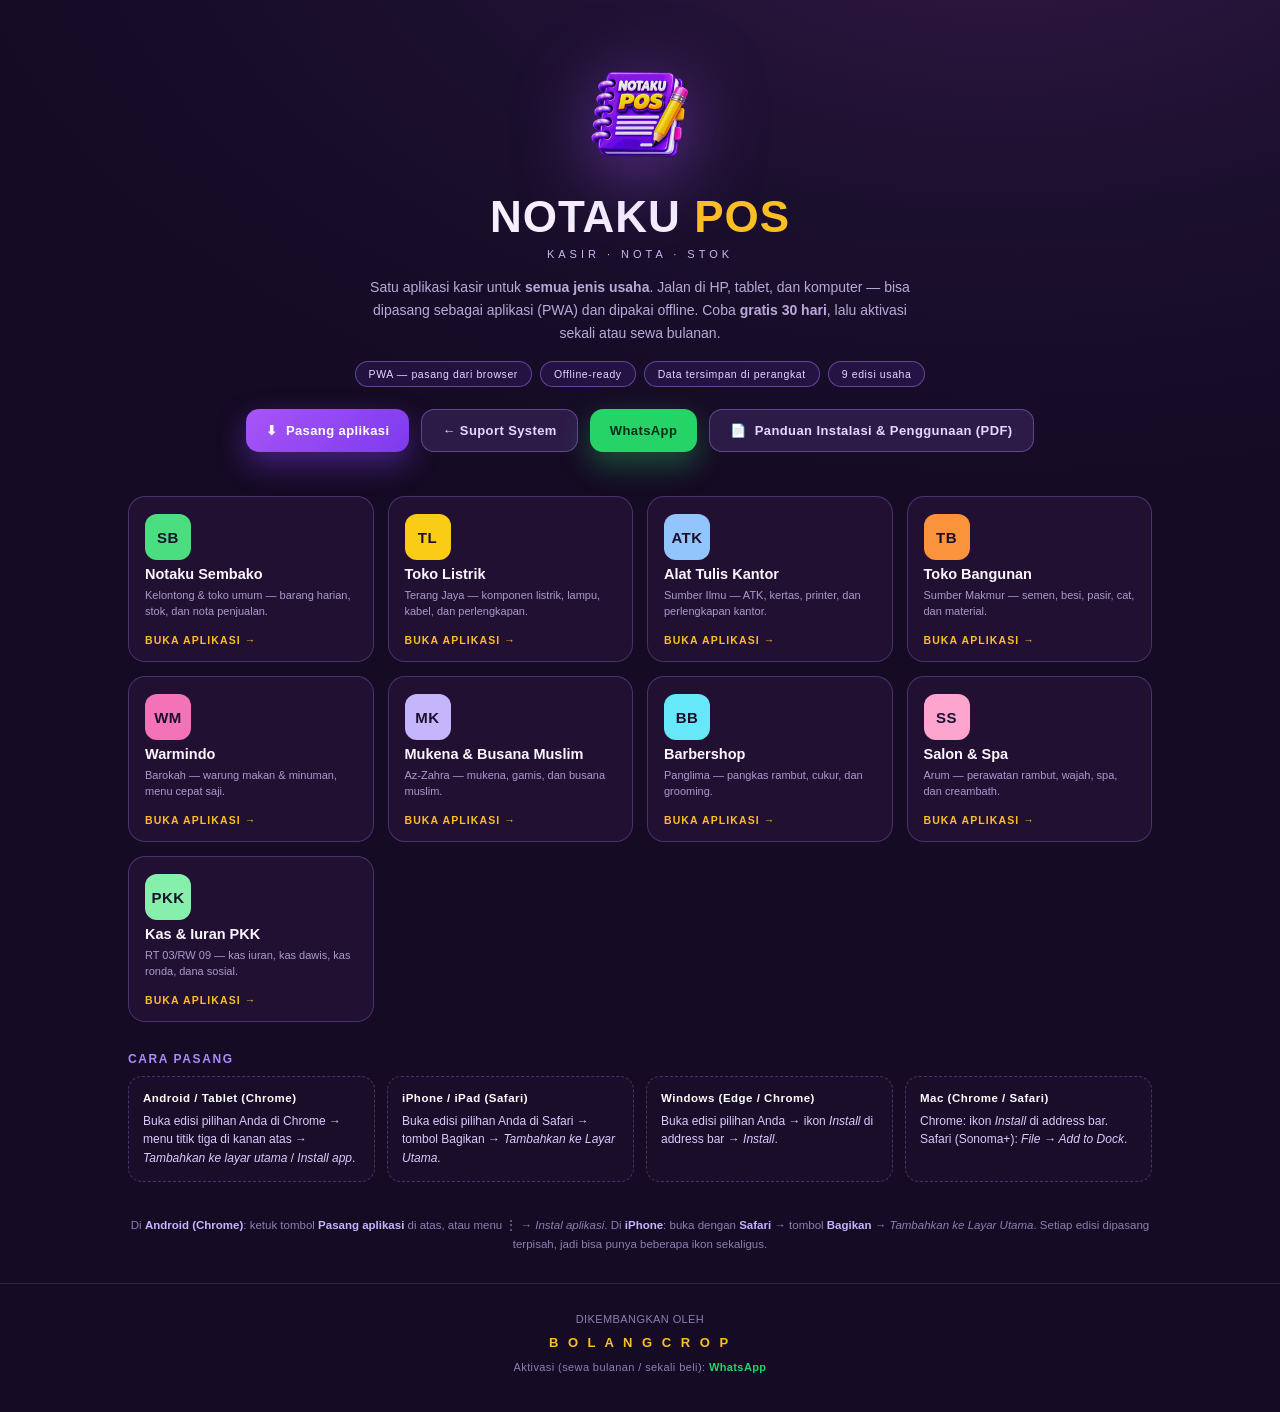
<file: notaku/index.html>
<!DOCTYPE html>
<html lang="id">
<head>
<meta charset="UTF-8">
<meta name="viewport" content="width=device-width, initial-scale=1">
<title>Notaku POS — Satu untuk Semua Jenis Usaha</title>
<meta name="description" content="Aplikasi kasir (POS) demo gratis 30 hari untuk semua jenis usaha: sembako, listrik, ATK, bangunan, warmindo, mukena, barbershop, salon & spa, dan kas/iuran PKK. Pasang langsung dari browser (PWA).">
<meta name="theme-color" content="#7c3aed">
<meta name="apple-mobile-web-app-capable" content="yes">
<meta name="apple-mobile-web-app-status-bar-style" content="black-translucent">
<meta name="apple-mobile-web-app-title" content="Notaku POS">
<meta name="mobile-web-app-capable" content="yes">
<link rel="manifest" href="manifest.webmanifest">
<link rel="icon" href="icons/icon-192.png" sizes="192x192" type="image/png">
<link rel="apple-touch-icon" href="icons/icon-192.png">
<link rel="icon" href="[data-uri]">
<style>
*{box-sizing:border-box;margin:0;padding:0}
body{min-height:100vh;background:radial-gradient(1100px 650px at 78% -10%, #341947 0%, #1b0f2e 55%, #150b24 100%);color:#f5efff;font-family:-apple-system,BlinkMacSystemFont,"Segoe UI",Roboto,sans-serif}
.hero{text-align:center;padding:54px 20px 34px}
.hero img{width:118px;height:118px;filter:drop-shadow(0 16px 38px rgba(168,85,247,.55))}
.hero h1{font-size:44px;letter-spacing:1px;margin-top:16px}
.hero h1 b{color:#fbbf24}
.tag{color:#c9b8ef;letter-spacing:4px;font-size:11px;margin-top:6px}
.hero p{color:#b9aad9;max-width:560px;margin:16px auto 0;font-size:14px;line-height:1.65}
.badges{margin-top:16px;display:flex;gap:8px;justify-content:center;flex-wrap:wrap}
.badge{font-size:10.5px;letter-spacing:.6px;color:#e9d5ff;border:1px solid rgba(167,139,250,.45);border-radius:999px;padding:6px 13px;background:rgba(124,58,237,.14)}
.cta{margin-top:22px;display:flex;gap:12px;justify-content:center;flex-wrap:wrap}
.btn{display:inline-flex;align-items:center;gap:9px;text-decoration:none;border-radius:13px;padding:13px 20px;font-weight:800;font-size:13px;letter-spacing:.4px}
.btn-wa{background:#25d366;color:#052e1a;box-shadow:0 12px 30px rgba(37,211,102,.35)}
.btn-pdf{background:#2d1b47;color:#e9d5ff;border:1px solid rgba(167,139,250,.4)}
.grid{max-width:1060px;margin:10px auto 30px;padding:0 18px;display:grid;grid-template-columns:repeat(auto-fill,minmax(230px,1fr));gap:14px}
.card{background:#221033;border:1px solid rgba(167,139,250,.28);border-radius:17px;padding:17px 16px 15px;text-decoration:none;color:inherit;transition:.18s;display:flex;flex-direction:column;gap:6px}
.card:hover{transform:translateY(-3px);border-color:#a78bfa;box-shadow:0 16px 36px rgba(124,58,237,.3)}
.card .emoji{width:46px;height:46px;border-radius:12px;display:flex;align-items:center;justify-content:center;font:800 15px/1 -apple-system,BlinkMacSystemFont,"Segoe UI",Roboto,sans-serif;color:#1b0f2e;background:var(--c,#a78bfa);letter-spacing:.5px}
.card h3{font-size:14.5px;color:#fdf6ff}
.card small{color:#a99acd;font-size:11px;line-height:1.45}
.card .go{margin-top:auto;color:#fbbf24;font-size:10.5px;font-weight:800;letter-spacing:1.1px;text-transform:uppercase;padding-top:8px}
.cara{max-width:1060px;margin:0 auto 34px;padding:0 18px}
.cara h2{font-size:12px;letter-spacing:1.6px;text-transform:uppercase;color:#a78bfa;margin-bottom:10px}
.steps{display:grid;grid-template-columns:repeat(auto-fit,minmax(220px,1fr));gap:12px}
.step{background:#1a0d29;border:1px dashed rgba(167,139,250,.3);border-radius:14px;padding:13px 14px;font-size:12px;color:#d8ccff;line-height:1.55}
.step b{color:#fff;display:block;margin-bottom:4px;font-size:11.5px;letter-spacing:.5px}
footer{border-top:1px solid rgba(167,139,250,.18);padding:24px 16px 34px;text-align:center;color:#8b7fb0;font-size:11px;letter-spacing:.4px;line-height:2}
footer b{color:#fbbf24;letter-spacing:3px;font-size:13px}
footer a{color:#25d366;text-decoration:none;font-weight:700}
.btn-install{background:linear-gradient(135deg,#a855f7,#7c3aed);color:#fff;border:0;cursor:pointer;box-shadow:0 12px 30px rgba(124,58,237,.45);font-family:inherit}
.btn-install:active{transform:translateY(1px)}
.catatan{max-width:1060px;margin:0 auto 28px;padding:0 18px}
.catatan p{font-size:11.5px;line-height:1.7;color:#8b7fb0;text-align:center}
.catatan b{color:#c4b5fd}
</style>
</head>
<body>

<header class="hero">
  <img src="[data-uri]" alt="Ikon Notaku POS">
  <h1>NOTAKU <b>POS</b></h1>
  <div class="tag">KASIR &middot; NOTA &middot; STOK</div>
  <p>Satu aplikasi kasir untuk <b>semua jenis usaha</b>. Jalan di HP, tablet, dan komputer — bisa dipasang sebagai aplikasi (PWA) dan dipakai offline. Coba <b>gratis 30 hari</b>, lalu aktivasi sekali atau sewa bulanan.</p>
  <div class="badges">
    <span class="badge">PWA — pasang dari browser</span>
    <span class="badge">Offline-ready</span>
    <span class="badge">Data tersimpan di perangkat</span>
    <span class="badge">9 edisi usaha</span>
  </div>
  <div class="cta">
    <button class="btn btn-install" type="button" id="pasangApp" hidden>&#11015;&nbsp; Pasang aplikasi</button>
    <a class="btn btn-pdf" href="../index.html">&larr; Suport System</a>
    <a class="btn btn-wa" href="https://wa.me/6281392399300?text=Halo%20Bolangcrop%2C%20saya%20ingin%20aktivasi%20Notaku%20POS%20(sewa%20bulanan%20%2F%20sekali%20beli%20selamanya)." target="_blank" rel="noopener">WhatsApp</a>
    <a class="btn btn-pdf" href="Panduan-Notaku-POS.pdf" target="_blank" rel="noopener">&#128196;&nbsp; Panduan Instalasi &amp; Penggunaan (PDF)</a>
  </div>
</header>

<main class="grid" id="grid"></main>

<section class="cara">
  <h2>Cara Pasang</h2>
  <div class="steps">
    <div class="step"><b>Android / Tablet (Chrome)</b>Buka edisi pilihan Anda di Chrome &rarr; menu titik tiga di kanan atas &rarr; <i>Tambahkan ke layar utama</i> / <i>Install app</i>.</div>
    <div class="step"><b>iPhone / iPad (Safari)</b>Buka edisi pilihan Anda di Safari &rarr; tombol Bagikan &rarr; <i>Tambahkan ke Layar Utama</i>.</div>
    <div class="step"><b>Windows (Edge / Chrome)</b>Buka edisi pilihan Anda &rarr; ikon <i>Install</i> di address bar &rarr; <i>Install</i>.</div>
    <div class="step"><b>Mac (Chrome / Safari)</b>Chrome: ikon <i>Install</i> di address bar. Safari (Sonoma+): <i>File &rarr; Add to Dock</i>.</div>
  </div>
</section>

<section class="catatan">
  <p id="infoPasang">Di <b>Android (Chrome)</b>: ketuk tombol <b>Pasang aplikasi</b> di atas, atau menu &#8942; &rarr; <i>Instal aplikasi</i>.
  Di <b>iPhone</b>: buka dengan <b>Safari</b> &rarr; tombol <b>Bagikan</b> &rarr; <i>Tambahkan ke Layar Utama</i>.
  Setiap edisi dipasang terpisah, jadi bisa punya beberapa ikon sekaligus.</p>
</section>

<footer>
  DIKEMBANGKAN OLEH<br><b>B O L A N G C R O P</b><br>
  Aktivasi (sewa bulanan / sekali beli): <a href="https://wa.me/6281392399300">WhatsApp</a>
</footer>

<script>
var edisi = [{"f": "notaku.html", "e": "SB", "c": "#4ade80", "n": "Notaku Sembako", "d": "Kelontong & toko umum — barang harian, stok, dan nota penjualan."}, {"f": "notaku-listrik.html", "e": "TL", "c": "#facc15", "n": "Toko Listrik", "d": "Terang Jaya — komponen listrik, lampu, kabel, dan perlengkapan."}, {"f": "notaku-atk.html", "e": "ATK", "c": "#93c5fd", "n": "Alat Tulis Kantor", "d": "Sumber Ilmu — ATK, kertas, printer, dan perlengkapan kantor."}, {"f": "notaku-bangunan.html", "e": "TB", "c": "#fb923c", "n": "Toko Bangunan", "d": "Sumber Makmur — semen, besi, pasir, cat, dan material."}, {"f": "notaku-warmindo.html", "e": "WM", "c": "#f472b6", "n": "Warmindo", "d": "Barokah — warung makan & minuman, menu cepat saji."}, {"f": "notaku-mukena.html", "e": "MK", "c": "#c4b5fd", "n": "Mukena & Busana Muslim", "d": "Az-Zahra — mukena, gamis, dan busana muslim."}, {"f": "notaku-barbershop.html", "e": "BB", "c": "#67e8f9", "n": "Barbershop", "d": "Panglima — pangkas rambut, cukur, dan grooming."}, {"f": "notaku-salon-spa.html", "e": "SS", "c": "#fda4cf", "n": "Salon & Spa", "d": "Arum — perawatan rambut, wajah, spa, dan creambath."}, {"f": "notaku-pkk.html", "e": "PKK", "c": "#86efac", "n": "Kas & Iuran PKK", "d": "RT 03/RW 09 — kas iuran, kas dawis, kas ronda, dana sosial."}];
var grid = document.getElementById('grid');
grid.innerHTML = edisi.map(function(x){
  return '<a class="card" href="'+x.f+'" style="--c:'+(x.c||'#a78bfa')+'"><div class="emoji">'+x.e+'</div><h3>'+x.n+'</h3><small>'+x.d+'</small><span class="go">Buka Aplikasi &rarr;</span></a>';
}).join('');
</script>
<script>
(function(){
  var btn = document.getElementById('pasangApp');
  var info = document.getElementById('infoPasang');
  var deferred = null;
  var iOS = /iPad|iPhone|iPod/.test(navigator.userAgent) || (navigator.platform === 'MacIntel' && navigator.maxTouchPoints > 1);
  var sudah = window.matchMedia('(display-mode: standalone)').matches || window.navigator.standalone === true;

  window.addEventListener('beforeinstallprompt', function(e){
    e.preventDefault(); deferred = e;
    if (btn && !sudah) btn.hidden = false;
  });
  if (btn) btn.addEventListener('click', function(){
    if (!deferred) return;
    deferred.prompt();
    deferred.userChoice.then(function(r){ if (r.outcome === 'accepted') btn.hidden = true; deferred = null; });
  });
  window.addEventListener('appinstalled', function(){ if (btn) btn.hidden = true; });

  if (iOS && info) {
    info.innerHTML = 'Di <b>iPhone/iPad</b>: buka halaman ini dengan <b>Safari</b>, ketuk tombol ' +
      '<b>Bagikan</b> (kotak dengan panah ke atas), lalu pilih <b>Tambahkan ke Layar Utama</b>.';
  }

  if (/^https?:$/.test(location.protocol) && 'serviceWorker' in navigator) {
    window.addEventListener('load', function(){
      navigator.serviceWorker.register('notaku-sw.js', { scope: './' }).catch(function(){});
    });
  }
})();
</script>
</body>
</html>
</file>
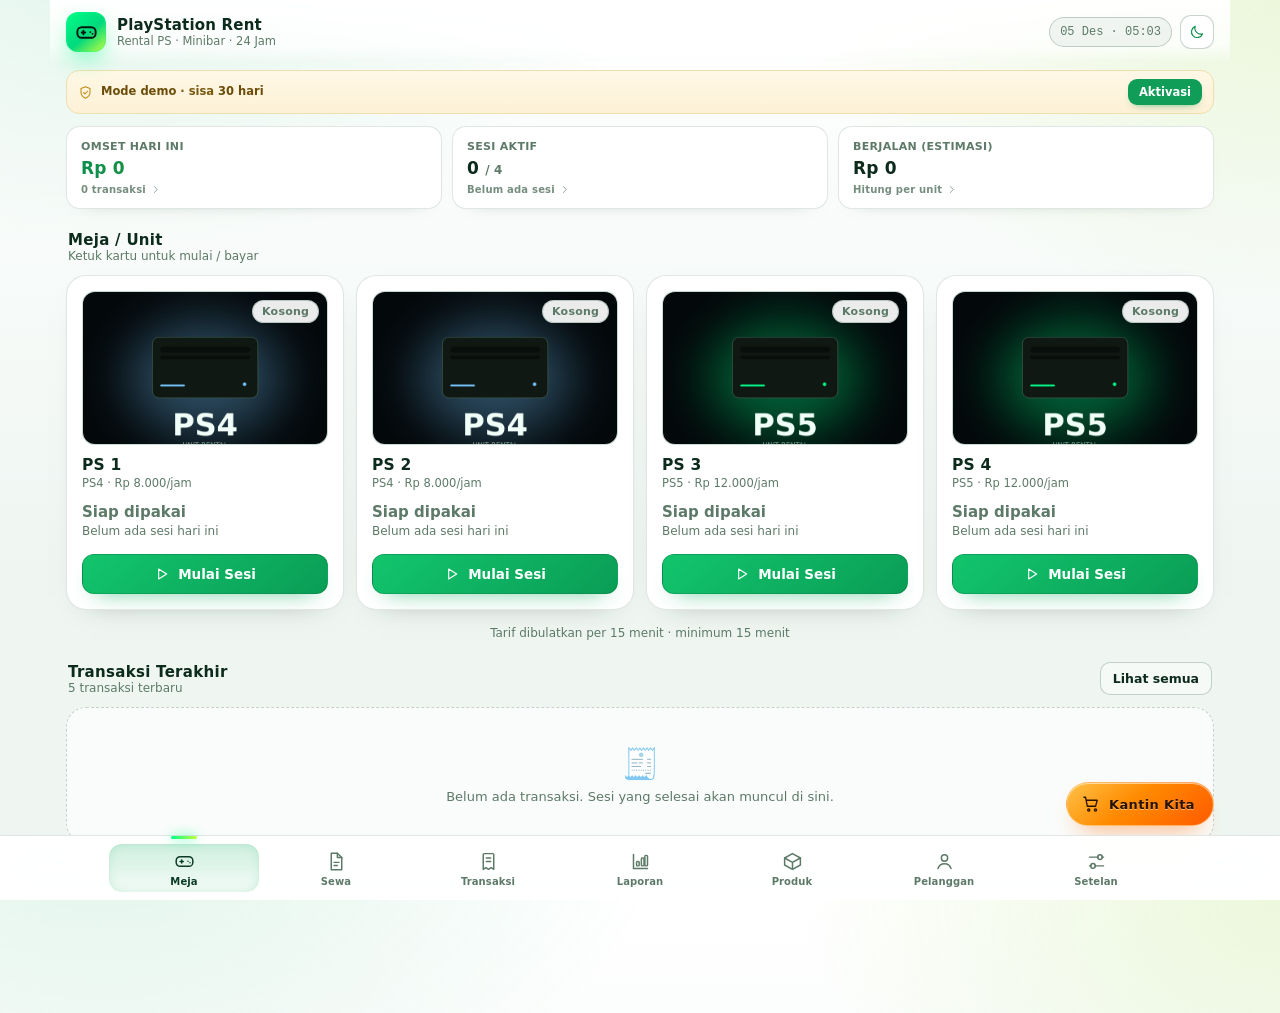
<file: ps-rent/index.html>
<!DOCTYPE html>
<html lang="id">
<head>
<meta charset="utf-8" />
<meta name="viewport" content="width=device-width, initial-scale=1, viewport-fit=cover, maximum-scale=5" />
<title>PS Rent POS — Kasir Rental PlayStation</title>
<meta name="description" content="Aplikasi kasir (POS) offline-first untuk rental PlayStation: timer sesi per unit, tarif per jam, Kantin Kita, struk, dan laporan harian." />
<meta name="application-name" content="PS Rent POS" />
<meta name="theme-color" content="#f2f8f4" />
<script>
  /* terapkan tema simpanan sebelum halaman dilukis supaya tidak berkedip */
  try {
    var _s = JSON.parse(localStorage.getItem('pspos.v1') || '{}');
    var _t = (_s.settings && _s.settings.theme) === 'gelap' ? 'dark' : 'light';
    document.documentElement.dataset.theme = _t;
    document.documentElement.style.colorScheme = _t;
    if (_t === 'dark') {
      var _m = document.querySelector('meta[name="theme-color"]');
      if (_m) _m.setAttribute('content', '#03080a');
    }
  } catch (e) {}
</script>
<meta name="mobile-web-app-capable" content="yes" />
<meta name="apple-mobile-web-app-capable" content="yes" />
<meta name="apple-mobile-web-app-status-bar-style" content="black-translucent" />
<meta name="apple-mobile-web-app-title" content="PS Rent POS" />
<link rel="manifest" href="manifest.webmanifest" />
<link rel="icon" href="icons/favicon-32.png" sizes="32x32" />
<link rel="icon" href="icons/favicon.png" sizes="96x96" />
<link rel="icon" href="icons/icon-192.png" sizes="192x192" />
<link rel="apple-touch-icon" sizes="180x180" href="icons/apple-touch-icon.png" />
<link rel="apple-touch-startup-image" href="icons/icon-512.png" />
<link rel="stylesheet" href="styles.css" />
</head>
<body>
  <div class="app-shell">
    <header id="topbar" class="topbar"></header>
    <main id="view" class="view" role="main"></main>
    <nav id="tabbar" class="tabbar" aria-label="Navigasi utama"></nav>
    <div id="fab-root" class="fab-root"></div>
  </div>

  <div id="modal-root"></div>
  <div id="toast-wrap" class="toast-wrap" aria-live="polite"></div>
  <div id="print-area" aria-hidden="true"></div>

  <script src="app.js"></script>
</body>
</html>
</file>
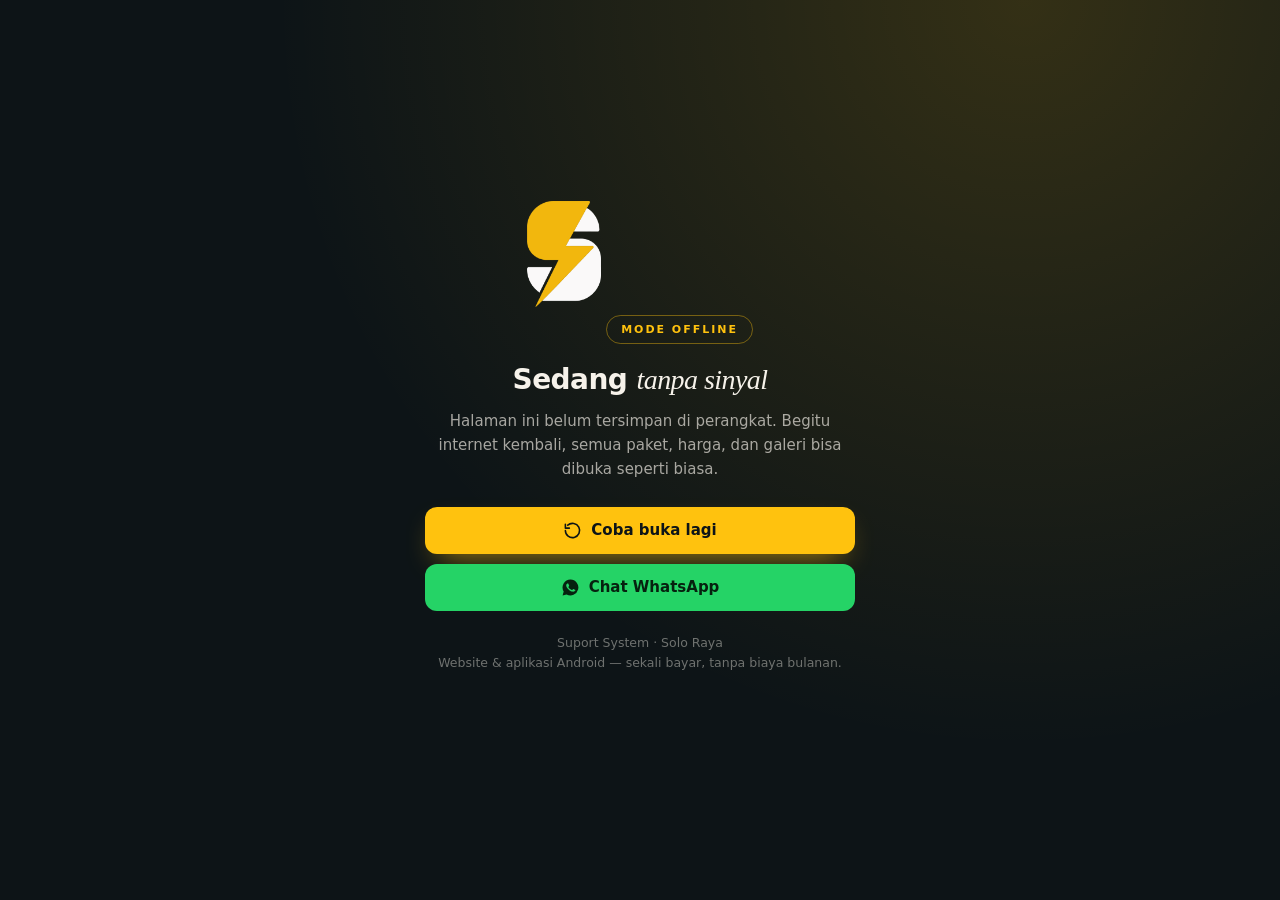
<file: offline.html>
<!DOCTYPE html>
<html lang="id">
<head>
<meta charset="UTF-8">
<meta name="viewport" content="width=device-width, initial-scale=1">
<title>Sedang offline — Suport System</title>
<meta name="robots" content="noindex, follow">
<meta name="theme-color" content="#0D1417">
<link rel="icon" href="assets/img/favicon.png" sizes="any">
<link rel="apple-touch-icon" href="assets/img/apple-touch-icon.png">
<style>
  @font-face{font-family:"Plus Jakarta Sans";src:local("Segoe UI"),system-ui,sans-serif}
  *{box-sizing:border-box;margin:0;padding:0}
  body{
    min-height:100vh;display:grid;place-items:center;padding:28px;
    font-family:"Plus Jakarta Sans","Segoe UI",system-ui,sans-serif;
    background:#0D1417;color:#F6F2EA;
    background-image:radial-gradient(circle at 80% 0%,rgba(255,194,14,.16),transparent 55%);
  }
  .kartu{max-width:430px;text-align:center}
  .logo{width:74px;height:auto;margin-bottom:26px}
  .badge{
    display:inline-block;font-size:11px;font-weight:800;letter-spacing:.18em;
    text-transform:uppercase;color:#FFC20E;border:1px solid rgba(255,194,14,.4);
    border-radius:999px;padding:7px 14px;margin-bottom:20px;
  }
  h1{font-size:28px;line-height:1.15;letter-spacing:-.02em;margin-bottom:12px}
  h1 em{font-family:Georgia,serif;font-style:italic;font-weight:400}
  p{color:rgba(246,242,234,.66);font-size:15px;line-height:1.6;margin-bottom:26px}
  .aksi{display:grid;gap:10px}
  a{
    display:flex;align-items:center;justify-content:center;gap:9px;
    padding:14px 20px;border-radius:12px;text-decoration:none;
    font-weight:700;font-size:15px;transition:transform .15s ease,box-shadow .15s ease;
  }
  a:active{transform:scale(.985)}
  .utama{background:#FFC20E;color:#0D1417;box-shadow:0 12px 30px -14px rgba(255,194,14,.9)}
  .kedua{background:rgba(255,255,255,.07);color:#F6F2EA;border:1px solid rgba(255,255,255,.16)}
  .wa{background:#25D366;color:#06210F}
  .ket{margin-top:22px;font-size:12.5px;color:rgba(246,242,234,.42);line-height:1.6}
  svg{width:19px;height:19px;flex:none}
</style>
</head>
<body>
  <main class="kartu">
    <img class="logo" src="assets/img/logo-mark-white.png" alt="Suport System" width="74" height="106">
    <span class="badge">Mode offline</span>
    <h1>Sedang <em>tanpa sinyal</em></h1>
    <p>Halaman ini belum tersimpan di perangkat. Begitu internet kembali, semua paket,
      harga, dan galeri bisa dibuka seperti biasa.</p>

    <div class="aksi">
      <a class="utama" href="./index.html">
        <svg viewBox="0 0 24 24" fill="none" stroke="currentColor" stroke-width="2" stroke-linecap="round" stroke-linejoin="round"><path d="M3 12a9 9 0 1 0 3-6.7"/><path d="M3 4v5h5"/></svg>
        Coba buka lagi
      </a>
      <a class="wa" href="https://wa.me/6281392399300?text=Halo%20Suport%20System%2C%20saya%20ingin%20bertanya." target="_blank" rel="noopener">
        <svg viewBox="0 0 24 24" fill="currentColor"><path d="M12 2a10 10 0 0 0-8.6 15.1L2 22l5-1.3A10 10 0 1 0 12 2Zm5.5 14.1c-.2.6-1.3 1.2-1.8 1.2-.5.1-1 .1-1.7-.1-.4-.1-.9-.3-1.6-.6-2.8-1.2-4.6-4-4.7-4.2-.1-.2-1.1-1.5-1.1-2.8s.7-1.9 1-2.2c.2-.2.5-.3.7-.3h.5c.2 0 .4 0 .6.5l.8 1.9c.1.2.1.4 0 .6l-.4.6-.3.3c-.1.1-.3.3-.1.6.2.3.8 1.3 1.7 2.1 1.2 1 2.1 1.3 2.4 1.5.3.1.5.1.7-.1l.9-1c.2-.2.4-.2.6-.1l1.8.9c.3.1.5.2.5.3.1.2.1.7-.1 1.3Z"/></svg>
        Chat WhatsApp
      </a>
    </div>

    <p class="ket">Suport System · Solo Raya<br>
      Website &amp; aplikasi Android — sekali bayar, tanpa biaya bulanan.</p>
  </main>
</body>
</html>
</file>
<file: css/styles.css>
/* ============================================================
   SUPORT SYSTEM — editorial premium stylesheet
   Ivory · Ink · Gold
   ============================================================ */
@import url("fonts.css");

/* ---------- 1. TOKENS ---------- */
:root{
  --ivory:#F6F2EA;
  --paper:#FBF9F4;
  --white:#FFFFFF;
  --ink:#0D1417;
  --ink-2:#16232A;
  --ink-3:#22343C;
  --ink-soft:#3C4E55;
  --muted:#6E7C80;
  --muted-2:#8B979B;
  --line:#E4DED2;
  --line-soft:#EFEAE0;
  --line-ink:rgba(255,255,255,.14);
  --gold:#FFC20E;
  --gold-2:#F0B100;
  --gold-soft:#F8E9BD;
  --gold-tint:#FBF3D8;
  --gold-deep:#8A6508;
  --green:#0F7A46;
  --green-2:#0B6238;
  --green-soft:#E8F5EC;
  --radius-sm:12px;
  --radius:18px;
  --radius-lg:26px;
  --sans:"Plus Jakarta Sans","Segoe UI",system-ui,-apple-system,Arial,sans-serif;
  --serif:"Instrument Serif",Georgia,"Times New Roman",serif;
  --shadow-xs:0 1px 2px rgba(13,20,23,.05);
  --shadow-sm:0 1px 2px rgba(13,20,23,.04),0 12px 28px -22px rgba(13,20,23,.35);
  --shadow-md:0 2px 6px rgba(13,20,23,.05),0 28px 60px -34px rgba(13,20,23,.38);
  --shadow-lg:0 40px 90px -40px rgba(13,20,23,.5);
  --ease:cubic-bezier(.22,.68,.16,1);
}

/* ---------- 2. RESET & BASE ---------- */
*,*::before,*::after{box-sizing:border-box;margin:0;padding:0}
html{scroll-behavior:smooth;scroll-padding-top:110px;-webkit-text-size-adjust:100%}
body{
  font-family:var(--sans);
  font-size:16px;line-height:1.65;letter-spacing:-.005em;
  word-spacing:.045em;
  color:var(--ink);background:var(--paper);
  overflow-x:clip;-webkit-font-smoothing:antialiased;text-rendering:optimizeLegibility;
}
img,svg{display:block;max-width:100%}
a{color:inherit;text-decoration:none}
button,input,select,textarea{font:inherit;color:inherit}
button{background:none;border:0;cursor:pointer}
ul,ol{list-style:none}
strong{font-weight:700}
::selection{background:var(--gold);color:var(--ink)}
:focus-visible{outline:2.5px solid var(--gold-2);outline-offset:3px;border-radius:4px}
section{scroll-margin-top:100px}
.ic{width:1.15em;height:1.15em;fill:none;stroke:currentColor;stroke-width:1.7;stroke-linecap:round;stroke-linejoin:round;flex:none}
.ic.fill{fill:currentColor;stroke:none}
.sr-only{position:absolute;width:1px;height:1px;padding:0;margin:-1px;overflow:hidden;clip:rect(0,0,0,0);white-space:nowrap;border:0}

.container{width:100%;max-width:1200px;margin-inline:auto;padding-inline:28px}
.section{padding:104px 0;position:relative}
.section--white{background:var(--white)}
.section--ivory{background:var(--ivory)}
.section--tight{padding:84px 0}
.rule{height:1px;background:var(--line);border:0}

/* ---------- 3. TYPOGRAPHY ---------- */
h1,h2,h3,h4{font-weight:700;letter-spacing:-.032em;line-height:1.06;word-spacing:.055em}
h1{font-size:clamp(2.55rem,5.1vw,4.35rem)}
h2{font-size:clamp(1.95rem,3.5vw,2.95rem);letter-spacing:-.035em;line-height:1.08}
h3{font-size:1.1rem;letter-spacing:-.02em;line-height:1.35}
.serif{font-family:var(--serif);font-style:italic;font-weight:400;letter-spacing:-.005em}
.lede{color:var(--muted);font-size:1.06rem;line-height:1.65;max-width:56ch}
.eyebrow{
  display:flex;align-items:center;gap:13px;
  font-size:.7rem;font-weight:700;letter-spacing:.19em;text-transform:uppercase;color:var(--ink-soft);
  margin-bottom:22px;
}
.eyebrow .idx{
  font-family:var(--serif);font-style:italic;font-size:1rem;letter-spacing:0;color:var(--gold-deep);
  padding-right:13px;border-right:1px solid var(--line);text-transform:none;
}
.eyebrow .dash{width:26px;height:1.5px;background:var(--gold);flex:none}
.section-head{max-width:660px;margin-bottom:52px}
.section-head .lede{margin-top:18px}
.section-head--center{margin-inline:auto;text-align:center}
.section-head--center .eyebrow{justify-content:center}
.section-head--center .lede{margin-inline:auto}
.section-head--row{display:flex;align-items:flex-end;justify-content:space-between;gap:36px;max-width:none;flex-wrap:wrap}
.section-head--row .section-head{max-width:620px;margin-bottom:0}
.mark-underline{position:relative;display:inline-block;white-space:nowrap}
.mark-underline::after{
  content:"";position:absolute;left:-2%;right:-2%;bottom:-.06em;height:.34em;
  background:url("data:image/svg+xml,%3Csvg xmlns='http://www.w3.org/2000/svg' viewBox='0 0 200 12' preserveAspectRatio='none'%3E%3Cpath d='M2 8.5C40 3.5 96 2.5 198 6.2' stroke='%23FFC20E' stroke-width='4' fill='none' stroke-linecap='round'/%3E%3C/svg%3E") no-repeat center/100% 100%;
  opacity:.9;
}

/* ---------- 4. BUTTONS ---------- */
.btn{
  display:inline-flex;align-items:center;justify-content:center;gap:.55rem;
  font-size:.9rem;font-weight:700;line-height:1.2;letter-spacing:-.005em;
  padding:.92rem 1.4rem;border-radius:var(--radius-sm);border:1px solid transparent;
  transition:transform .22s var(--ease),background .22s,color .22s,border-color .22s,box-shadow .22s;
  white-space:nowrap;cursor:pointer;position:relative;
}
.btn .ic{width:1.16em;height:1.16em}
.btn:hover{transform:translateY(-1.5px)}
.btn:active{transform:translateY(0)}
.btn--gold{background:var(--gold);color:var(--ink);box-shadow:0 1px 0 rgba(255,255,255,.4) inset,0 14px 26px -18px rgba(240,177,0,.9)}
.btn--gold:hover{background:var(--gold-2);box-shadow:0 2px 0 rgba(255,255,255,.35) inset,0 18px 30px -18px rgba(240,177,0,.95)}
.btn--ink{background:var(--ink);color:var(--ivory)}
.btn--ink:hover{background:var(--ink-3)}
.btn--outline{background:transparent;border-color:rgba(13,20,23,.22);color:var(--ink)}
.btn--outline:hover{border-color:var(--ink);background:rgba(13,20,23,.035)}
.btn--wa{background:var(--green);color:#fff;box-shadow:0 14px 26px -18px rgba(15,122,70,.85)}
.btn--wa:hover{background:var(--green-2)}
.btn--ghost{background:rgba(255,255,255,.06);border-color:rgba(255,255,255,.22);color:#fff}
.btn--ghost:hover{background:rgba(255,255,255,.12);border-color:rgba(255,255,255,.4)}
.btn--sm{padding:.62rem 1rem;font-size:.8rem;border-radius:10px}
.btn--lg{padding:1.06rem 1.65rem;font-size:.95rem;border-radius:13px}
.btn--block{width:100%}
.btn--link{padding:0;border:0;background:none;color:var(--ink);font-weight:700;font-size:.87rem;display:inline-flex;align-items:center;gap:.4rem}
.btn--link .ic{transition:transform .25s var(--ease)}
.btn--link:hover .ic{transform:translateX(3px)}

/* ---------- 5. HEADER ---------- */
.progress{position:fixed;top:0;left:0;height:2px;width:0;background:var(--gold);z-index:120;transition:width .12s linear}
.site-header{
  position:fixed;inset:0 0 auto;z-index:100;
  padding:18px 0;transition:padding .3s var(--ease),background .3s,box-shadow .3s,border-color .3s;
  border-bottom:1px solid transparent;
}
.site-header.is-scrolled{
  padding:11px 0;background:rgba(251,249,244,.88);backdrop-filter:blur(16px) saturate(140%);
  border-bottom-color:var(--line);box-shadow:0 10px 30px -26px rgba(13,20,23,.5);
}
.header-inner{display:flex;align-items:center;justify-content:space-between;gap:22px}
.brand{display:flex;align-items:center;gap:12px;flex:none}
.brand img{width:auto;height:40px;transition:height .3s var(--ease)}
.is-scrolled .brand img{height:34px}
.brand-text{display:flex;flex-direction:column;line-height:1.12}
.brand-text b{font-size:.98rem;font-weight:700;letter-spacing:-.02em;white-space:nowrap}
.brand-text span{font-size:.62rem;font-weight:600;letter-spacing:.13em;text-transform:uppercase;color:var(--muted);white-space:nowrap}
.nav{display:flex;align-items:center;gap:30px}
.nav a{
  font-size:.855rem;font-weight:600;color:var(--ink-soft);position:relative;padding:6px 0;
  transition:color .2s;
}
.nav a::after{
  content:"";position:absolute;left:0;right:100%;bottom:0;height:1.5px;background:var(--ink);
  transition:right .28s var(--ease);
}
.nav a:hover{color:var(--ink)}
.nav a:hover::after,.nav a.is-active::after{right:0}
.nav a.is-active{color:var(--ink)}
.header-actions{display:flex;align-items:center;gap:10px;flex:none}
.menu-btn{
  display:none;width:42px;height:42px;border-radius:11px;place-items:center;
  border:1px solid rgba(13,20,23,.18);color:var(--ink);background:rgba(255,255,255,.5);
  transition:.2s;
}
.menu-btn:hover{background:#fff;border-color:rgba(13,20,23,.32)}
.menu-btn .ic{width:20px;height:20px}

/* mobile menu */
.menu-scrim{position:fixed;inset:0;background:rgba(13,20,23,.42);opacity:0;pointer-events:none;transition:opacity .25s;z-index:88;backdrop-filter:blur(2px)}
.menu-scrim.is-open{opacity:1;pointer-events:auto}
.mobile-menu{
  position:fixed;top:76px;left:18px;right:18px;z-index:95;background:var(--paper);
  border:1px solid var(--line);border-radius:var(--radius);padding:12px;
  box-shadow:var(--shadow-lg);opacity:0;transform:translateY(-10px);pointer-events:none;
  transition:opacity .25s var(--ease),transform .25s var(--ease);
}
.mobile-menu.is-open{opacity:1;transform:none;pointer-events:auto}
.mobile-menu a.mm{
  display:flex;align-items:center;justify-content:space-between;
  padding:14px 14px;border-radius:10px;font-weight:600;font-size:.95rem;
}
.mobile-menu a.mm:hover{background:rgba(13,20,23,.04)}
.mobile-menu a.mm .ic{width:15px;height:15px;color:var(--muted-2)}
.mobile-menu .sep{height:1px;background:var(--line-soft);margin:8px 6px}
.mobile-menu .btn{margin-top:8px}

/* ---------- 6. HERO ---------- */
.hero{position:relative;background:var(--ivory);padding:132px 0 0;overflow:hidden}
.hero::before{
  content:"";position:absolute;inset:0;pointer-events:none;
  background:
    radial-gradient(720px 420px at 82% 6%,rgba(255,194,14,.16),transparent 62%),
    radial-gradient(680px 420px at 4% 92%,rgba(255,194,14,.08),transparent 60%);
}
.hero::after{
  content:"";position:absolute;left:50%;top:-120px;width:1px;height:calc(100% + 240px);
  background:linear-gradient(180deg,transparent,rgba(13,20,23,.07) 18%,rgba(13,20,23,.07) 82%,transparent);
  pointer-events:none;
}
.hero-inner{position:relative;display:grid;grid-template-columns:1.02fr .98fr;gap:64px;align-items:center;padding-bottom:84px}
.hero-copy>*{animation:rise .85s var(--ease) both}
.hero-copy>*:nth-child(1){animation-delay:.04s}
.hero-copy>*:nth-child(2){animation-delay:.1s}
.hero-copy>*:nth-child(3){animation-delay:.18s}
.hero-copy>*:nth-child(4){animation-delay:.26s}
.hero-copy>*:nth-child(5){animation-delay:.34s}
.hero .eyebrow{margin-bottom:26px}
.hero h1{margin-bottom:26px;max-width:15ch}
.hero h1 .serif{font-size:1.04em}
.hero-lead{color:var(--ink-soft);font-size:1.075rem;line-height:1.68;max-width:46ch;margin-bottom:34px}
.hero-lead strong{color:var(--ink);font-weight:700}
.hero-actions{display:flex;flex-wrap:wrap;gap:12px;margin-bottom:44px}
.hero-facts{
  display:grid;grid-template-columns:repeat(3,max-content);justify-content:start;gap:0 40px;
  border-top:1px solid var(--line);padding-top:24px;
}
.hero-facts li{position:relative;padding-right:0}
.hero-facts li+li::before{content:"";position:absolute;left:-20px;top:2px;bottom:2px;width:1px;background:var(--line)}
.hero-facts b{display:block;font-size:1rem;font-weight:700;letter-spacing:-.02em;line-height:1.3;white-space:nowrap}
.hero-facts span{display:block;font-size:.72rem;color:var(--muted);letter-spacing:.02em;margin-top:2px}

/* hero visual */
.hero-visual{position:relative;animation:rise 1s .2s var(--ease) both}
.frame{
  position:relative;background:var(--white);border:1px solid var(--line);border-radius:var(--radius-lg);
  padding:10px;box-shadow:var(--shadow-lg);
}
.frame::after{
  content:"";position:absolute;inset:auto 18px -16px;height:30px;border-radius:50%;
  background:rgba(13,20,23,.16);filter:blur(22px);z-index:-1;
}
.window{background:#FFFDF9;border:1px solid var(--line-soft);border-radius:18px;overflow:hidden}
.window-bar{display:flex;align-items:center;gap:10px;padding:12px 14px;border-bottom:1px solid var(--line-soft);background:#FCFAF5}
.dots{display:flex;gap:5px}
.dots i{width:8px;height:8px;border-radius:50%;background:#E2DCCE}
.dots i:first-child{background:#E9C9A8}
.dots i:nth-child(2){background:#E8D9A8}
.dots i:last-child{background:#CBDCC9}
.url{
  flex:1;display:flex;align-items:center;justify-content:center;gap:5px;
  background:var(--white);border:1px solid var(--line-soft);border-radius:6px;
  padding:4px 10px;font-size:.63rem;font-weight:600;color:var(--muted);
}
.url .ic{width:9px;height:9px;color:var(--gold-deep)}
.window-body{padding:14px}
.mock{display:none}
.mock.is-active{display:block;animation:fade .35s var(--ease)}
.mock-nav{display:flex;align-items:center;justify-content:space-between;padding-bottom:12px}
.mock-brand{display:flex;align-items:center;gap:7px;font-size:.72rem;font-weight:700;letter-spacing:-.02em}
.mock-brand .sq{width:22px;height:22px;border-radius:6px;display:grid;place-items:center;background:var(--ink);color:var(--gold);font-size:.62rem;font-weight:800}
.mock-brand.alt .sq{background:linear-gradient(145deg,#8C5A16,#C98A2E);color:#fff}
.mock-links{display:flex;gap:12px;font-size:.58rem;font-weight:600;color:var(--muted-2)}
.mock-links .on{color:var(--ink);font-weight:700}
.mock-hero{
  border-radius:14px;padding:22px 20px 18px;position:relative;overflow:hidden;
  background:linear-gradient(150deg,#14211F,#0C1518);color:#fff;
}
.mock-hero.cream{background:linear-gradient(150deg,#FBF3DC,#F7E9C4);color:var(--ink)}
.mock-hero::after{
  content:"";position:absolute;right:-40px;top:-60px;width:170px;height:170px;border-radius:50%;
  border:1px solid rgba(255,194,14,.35);
}
.mock-hero.cream::after{border-color:rgba(13,20,23,.12)}
.mock-kicker{display:block;font-size:.47rem;letter-spacing:.2em;font-weight:700;color:var(--gold);margin-bottom:7px}
.mock-hero.cream .mock-kicker{color:var(--gold-deep)}
.mock-hero strong{display:block;font-family:var(--serif);font-style:italic;font-weight:400;font-size:1.28rem;line-height:1.12;letter-spacing:0;max-width:19ch;margin-bottom:14px}
.mock-search{
  display:flex;align-items:center;gap:6px;background:rgba(255,255,255,.97);border-radius:7px;
  padding:5px 5px 5px 10px;color:var(--muted);font-size:.57rem;font-weight:500;
}
.mock-search span{display:flex;align-items:center;gap:5px;flex:1;min-width:0;white-space:nowrap;overflow:hidden;text-overflow:ellipsis}
.mock-search .ic{width:10px;height:10px}
.mock-search .chip{background:var(--ink);color:var(--gold);font-size:.5rem;font-weight:700;padding:4px 9px;border-radius:5px;display:inline-flex;align-items:center;gap:3px}
.mock-search .chip .ic{width:8px;height:8px;color:var(--gold)}
.mock-grid{display:grid;grid-template-columns:1fr 1fr;gap:10px;margin-top:10px}
.mock-card{background:#fff;border:1px solid var(--line-soft);border-radius:11px;overflow:hidden}
.mock-img{height:82px;position:relative;display:grid;place-items:center;overflow:hidden}
.mock-img.a{background:linear-gradient(150deg,#1E3B34,#0D1A18)}
.mock-img.b{background:linear-gradient(150deg,#C39457,#8B5A24)}
.mock-img.c{background:linear-gradient(150deg,#F3E7CC,#E4CFA2)}
.mock-img.d{background:linear-gradient(150deg,#394C55,#1B262B)}
.mock-img svg{width:62px;height:46px;stroke:rgba(255,255,255,.85);fill:none;stroke-width:1.5;stroke-linecap:round;stroke-linejoin:round}
.mock-img.cap svg{width:40px;height:40px}
.mock-badge{position:absolute;top:7px;left:7px;background:rgba(255,255,255,.94);color:var(--ink);font-size:.46rem;font-weight:700;padding:3px 6px;border-radius:4px;letter-spacing:.02em}
.mock-heart{position:absolute;top:6px;right:6px;width:16px;height:16px;border-radius:50%;background:rgba(255,255,255,.92);display:grid;place-items:center;color:var(--muted-2);font-size:.55rem;line-height:1}
.mock-info{padding:8px 9px 9px}
.mock-price{display:block;font-size:.7rem;font-weight:700;letter-spacing:-.01em}
.mock-title{display:block;font-size:.53rem;font-weight:600;color:var(--ink-soft);margin-top:1px;white-space:nowrap;overflow:hidden;text-overflow:ellipsis}
.mock-loc{display:flex;align-items:center;gap:3px;font-size:.47rem;color:var(--muted-2);margin-top:2px}
.mock-loc .ic{width:7px;height:7px}
.mock-tags{display:flex;gap:3px;margin-top:6px;flex-wrap:wrap}
.mock-tags span{font-size:.43rem;font-weight:600;color:var(--ink-soft);background:#F6F3EC;border-radius:3px;padding:2px 4px}
.mock-tags span.wa{background:var(--green-soft);color:var(--green);display:inline-flex;align-items:center;gap:2px}
.mock-tags span.wa .ic{width:6px;height:6px}

/* preview switch + seal */
.preview-switch{
  display:flex;align-items:center;justify-content:space-between;gap:10px;margin-bottom:14px;padding:0 4px;
}
.preview-switch .lbl{font-size:.62rem;font-weight:700;letter-spacing:.16em;text-transform:uppercase;color:var(--muted-2)}
.switch{display:inline-flex;background:var(--white);border:1px solid var(--line);border-radius:999px;padding:3px;gap:2px}
.switch button{
  display:inline-flex;align-items:center;gap:5px;padding:6px 12px;border-radius:999px;
  font-size:.7rem;font-weight:700;color:var(--muted);transition:.2s;
}
.switch button .ic{width:12px;height:12px}
.switch button.is-active{background:var(--ink);color:var(--ivory)}

/* stats */
.stats{border-top:1px solid var(--line);background:var(--paper);position:relative}
.stats-grid{display:grid;grid-template-columns:repeat(4,1fr)}
.stat{padding:30px 26px 30px 0;position:relative}
.stat+.stat{padding-left:30px}
.stat+.stat::before{content:"";position:absolute;left:0;top:26px;bottom:26px;width:1px;background:var(--line)}
.stat .k{display:block;font-size:.66rem;font-weight:700;letter-spacing:.16em;text-transform:uppercase;color:var(--muted-2);margin-bottom:6px}
.stat .v{display:block;font-size:1.36rem;font-weight:700;letter-spacing:-.03em;line-height:1.25}
.stat .v small{font-size:.72rem;font-weight:600;color:var(--muted);letter-spacing:0;margin-left:3px}

/* marquee */
.marquee{border-top:1px solid var(--line);border-bottom:1px solid var(--line);background:var(--paper);overflow:hidden;padding:16px 0}
.marquee-track{display:flex;gap:0;width:max-content;animation:slide 46s linear infinite}
.marquee-item{
  display:flex;align-items:center;gap:26px;padding-right:26px;
  font-size:.7rem;font-weight:700;letter-spacing:.16em;text-transform:uppercase;color:var(--ink-soft);white-space:nowrap;
}
.marquee-item i{width:6px;height:6px;background:var(--gold);transform:rotate(45deg);flex:none}

/* ---------- 7. TABS / SWITCHES ---------- */
.tabs{display:inline-flex;gap:30px;border-bottom:1px solid var(--line);margin-bottom:44px}
.tabs button{
  position:relative;padding:0 0 13px;font-size:.88rem;font-weight:700;color:var(--muted-2);
  display:inline-flex;align-items:center;gap:7px;transition:color .2s;
}
.tabs button .ic{width:15px;height:15px}
.tabs button::after{content:"";position:absolute;left:0;right:100%;bottom:-1px;height:2px;background:var(--ink);transition:right .3s var(--ease)}
.tabs button.is-active{color:var(--ink)}
.tabs button.is-active::after{right:0}
.tabs button:hover{color:var(--ink)}
.seg{display:inline-flex;background:var(--white);border:1px solid var(--line);border-radius:999px;padding:3px;gap:2px;box-shadow:var(--shadow-xs)}
.seg button{padding:8px 15px;border-radius:999px;font-size:.76rem;font-weight:700;color:var(--muted);transition:.2s;display:inline-flex;align-items:center;gap:6px}
.seg button .ic{width:13px;height:13px}
.seg button.is-active{background:var(--ink);color:var(--ivory)}

/* ---------- 8. MANFAAT ---------- */
.why-panel{display:none}
.why-panel.is-active{display:block;animation:fade .4s var(--ease)}
.why-grid{display:grid;grid-template-columns:1fr 1fr;gap:0 70px}
.why-item{display:flex;gap:24px;padding:30px 0;border-top:1px solid var(--line)}
.why-num{font-family:var(--serif);font-style:italic;font-size:1.5rem;color:var(--gold-deep);line-height:1;min-width:38px}
.why-item h3{margin-bottom:7px;font-size:1.04rem}
.why-item p{font-size:.92rem;color:var(--muted);line-height:1.65;max-width:44ch}
.why-note{
  display:flex;align-items:center;gap:12px;margin-top:16px;padding:16px 20px;
  background:var(--white);border:1px solid var(--line);border-radius:var(--radius-sm);
  font-size:.87rem;color:var(--ink-soft);
}
.why-note .ic{width:17px;height:17px;color:var(--gold-deep)}
.why-note b{font-weight:700;color:var(--ink)}

/* ---------- 9. PAKET ---------- */
.pricing-grid{display:grid;grid-template-columns:repeat(3,1fr);gap:22px;align-items:stretch}
.card-price{
  position:relative;display:flex;flex-direction:column;background:var(--white);
  border:1px solid var(--line);border-radius:var(--radius-lg);padding:32px 30px 30px;
  transition:transform .3s var(--ease),box-shadow .3s,border-color .3s;
}
.card-price:hover{transform:translateY(-3px);box-shadow:var(--shadow-md);border-color:#D8D1C2}
.card-price .tier{display:flex;align-items:center;justify-content:space-between;gap:10px;margin-bottom:18px}
.card-price .tier .lab{font-size:.68rem;font-weight:800;letter-spacing:.17em;text-transform:uppercase;color:var(--muted-2)}
.card-price .tier .time{
  font-size:.68rem;font-weight:600;color:var(--muted);display:inline-flex;align-items:center;gap:5px;
  background:var(--paper);border:1px solid var(--line-soft);border-radius:999px;padding:4px 9px;white-space:nowrap;
}
.card-price .tier .time .ic{width:11px;height:11px}
.card-price h3{font-size:1.32rem;letter-spacing:-.03em;margin-bottom:8px}
.card-price .desc{font-size:.85rem;color:var(--muted);line-height:1.6;min-height:3.1em;margin-bottom:22px}
.price{display:flex;align-items:baseline;gap:6px;margin-bottom:6px;font-variant-numeric:tabular-nums}
.price .cur{font-size:.9rem;font-weight:600;color:var(--muted)}
.price .amt{font-size:2.32rem;font-weight:700;letter-spacing:-.045em;line-height:1}
.price .per{font-size:.72rem;color:var(--muted-2);font-weight:500}
.price-badge{
  display:inline-flex;align-items:center;gap:6px;align-self:flex-start;
  font-size:.7rem;font-weight:700;color:var(--gold-deep);
  background:var(--gold-tint);border:1px solid rgba(240,177,0,.35);border-radius:6px;
  padding:5px 9px;margin:12px 0 22px;
}
.price-badge .ic{width:12px;height:12px;color:var(--gold-2)}
.feats{display:flex;flex-direction:column;gap:10px;margin-bottom:26px;flex:1}
.feats li{display:flex;gap:9px;align-items:flex-start;font-size:.845rem;color:var(--ink-soft);line-height:1.5}
.feats li .ic{width:14px;height:14px;color:var(--gold-2);margin-top:3px;stroke-width:2.4}
.feats li b{font-weight:700;color:var(--ink)}
.feats li.sub{font-size:.66rem;font-weight:800;letter-spacing:.13em;text-transform:uppercase;color:var(--muted-2);margin-top:2px}
.card-price .btn{width:100%}
.card-price--pop{
  background:linear-gradient(168deg,#101A1E 0%,#0C1316 62%);color:var(--ivory);
  border-color:#1E2B30;box-shadow:0 34px 70px -40px rgba(13,20,23,.8);
}
.card-price--pop:hover{border-color:rgba(255,194,14,.45)}
.card-price--pop .tier .lab{color:rgba(246,242,234,.55)}
.card-price--pop .tier .time{background:rgba(255,255,255,.06);border-color:rgba(255,255,255,.12);color:rgba(246,242,234,.7)}
.card-price--pop h3{color:#fff}
.card-price--pop .desc{color:rgba(246,242,234,.6)}
.card-price--pop .price .cur,.card-price--pop .price .per{color:rgba(246,242,234,.5)}
.card-price--pop .price .amt{color:#fff}
.card-price--pop .price-badge{background:rgba(255,194,14,.12);border-color:rgba(255,194,14,.28);color:var(--gold)}
.card-price--pop .price-badge .ic{color:var(--gold)}
.card-price--pop .feats li{color:rgba(246,242,234,.8)}
.card-price--pop .feats li b{color:#fff}
.card-price--pop .feats li .ic{color:var(--gold)}
.card-price--pop .feats li.sub{color:rgba(246,242,234,.42)}
.pop-flag{
  position:absolute;top:-12px;left:30px;display:inline-flex;align-items:center;gap:6px;
  background:var(--gold);color:var(--ink);font-size:.66rem;font-weight:800;letter-spacing:.1em;text-transform:uppercase;
  padding:5px 12px;border-radius:999px;box-shadow:0 12px 24px -16px rgba(240,177,0,.9);
}
.pop-flag .ic{width:11px;height:11px;fill:currentColor;stroke:none}

.pricing-note{display:flex;align-items:center;justify-content:space-between;gap:20px;flex-wrap:wrap;margin-top:30px;padding-top:26px;border-top:1px solid var(--line)}
.pricing-note p{font-size:.87rem;color:var(--muted)}
.pricing-note a{font-weight:700;color:var(--ink);display:inline-flex;align-items:center;gap:6px;font-size:.87rem}
.pricing-note a .ic{width:14px;height:14px;transition:transform .25s}
.pricing-note a:hover .ic{transform:translateX(3px)}

/* compare */
.compare-toggle{
  display:inline-flex;align-items:center;gap:8px;margin:26px auto 0;padding:11px 18px;
  border:1px solid var(--line);border-radius:999px;background:var(--white);
  font-size:.8rem;font-weight:700;transition:.2s;box-shadow:var(--shadow-xs);
}
.compare-toggle:hover{border-color:#CFC7B6}
.compare-toggle .ic{width:15px;height:15px;transition:transform .3s}
.compare-toggle[aria-expanded="true"] .ic.chev{transform:rotate(180deg)}
.compare-wrap{max-height:0;overflow:hidden;transition:max-height .55s var(--ease)}
.compare-scroll{overflow-x:auto;margin-top:22px;border:1px solid var(--line);border-radius:var(--radius);background:var(--white)}
.compare{width:100%;min-width:720px;border-collapse:collapse;font-size:.845rem}
.compare th,.compare td{padding:13px 18px;text-align:center;border-bottom:1px solid var(--line-soft)}
.compare thead th{
  background:var(--paper);font-size:.68rem;font-weight:800;letter-spacing:.12em;text-transform:uppercase;
  color:var(--muted);position:sticky;top:0;z-index:1;
}
.compare thead th:first-child{text-align:left}
.compare thead th.hi{background:var(--ink);color:var(--gold)}
.compare td{color:var(--ink-soft)}
.compare td:first-child,.compare th:first-child{text-align:left;font-weight:600;color:var(--ink);min-width:220px}
.compare td.hi{background:rgba(255,194,14,.07)}
.compare tr.group td{background:#F8F5EE;font-size:.64rem;font-weight:800;letter-spacing:.15em;text-transform:uppercase;color:var(--muted-2);padding:9px 18px;text-align:left}
.compare .yes{width:16px;height:16px;color:var(--gold-deep);margin:0 auto;stroke-width:2.4}
.compare .no{color:#C3CBCE}
.compare .val{font-weight:700;color:var(--ink);font-size:.8rem}
.compare tr.total td{background:var(--paper);font-weight:700;color:var(--ink);border-bottom:0}
.compare tr.total td.hi{background:rgba(255,194,14,.12)}
.compare .money{font-weight:700;letter-spacing:-.02em;font-variant-numeric:tabular-nums}

/* ---------- 10. TERMASUK + TIMELINE ---------- */
.split{display:grid;grid-template-columns:1fr 1fr;gap:76px;align-items:start}
.checklist{display:flex;flex-direction:column;gap:16px;margin-top:32px}
.checklist li{display:flex;gap:12px;align-items:flex-start;font-size:.92rem;color:var(--ink-soft);line-height:1.62}
.checklist li .ic{width:16px;height:16px;color:var(--gold-2);margin-top:4px;flex:none;stroke-width:2.4}
.checklist b{color:var(--ink);font-weight:700}
.panel{background:var(--white);border:1px solid var(--line);border-radius:var(--radius);overflow:hidden;box-shadow:var(--shadow-sm)}
.panel-head{display:flex;align-items:center;justify-content:space-between;gap:14px;padding:20px 24px;border-bottom:1px solid var(--line)}
.panel-head strong{font-size:.95rem;letter-spacing:-.01em}
.panel-head span{font-size:.66rem;font-weight:700;letter-spacing:.1em;text-transform:uppercase;color:var(--muted-2)}
.panel-row{display:flex;align-items:center;justify-content:space-between;gap:16px;padding:15px 24px;border-bottom:1px solid var(--line-soft);font-size:.875rem}
.panel-row:last-child{border-bottom:0}
.panel-row .l{display:flex;align-items:center;gap:11px;color:var(--ink-soft)}
.panel-row .l .ic{width:16px;height:16px;color:var(--muted-2);flex:none}
.panel-row .tag{font-size:.65rem;font-weight:800;letter-spacing:.06em;color:var(--gold-deep);background:var(--gold-tint);border:1px solid rgba(240,177,0,.3);border-radius:999px;padding:4px 10px;white-space:nowrap;text-transform:uppercase}
.panel-row .tag.ink{color:var(--ivory);background:var(--ink);border-color:var(--ink)}
.timeline{margin-top:22px;background:var(--white);border:1px solid var(--line);border-radius:var(--radius);padding:24px;box-shadow:var(--shadow-sm)}
.timeline h4{display:flex;align-items:center;gap:9px;font-size:.93rem;font-weight:700;margin-bottom:20px;letter-spacing:-.01em}
.timeline h4 .ic{width:17px;height:17px;color:var(--gold-deep)}
.tl-row{margin-bottom:16px}
.tl-row:last-of-type{margin-bottom:0}
.tl-top{display:flex;align-items:baseline;justify-content:space-between;gap:12px;font-size:.8rem;margin-bottom:7px}
.tl-top b{font-weight:700}
.tl-top span{color:var(--muted);font-size:.74rem;white-space:nowrap}
.tl-bar{height:6px;border-radius:99px;background:#F1EDE4;overflow:hidden}
.tl-bar i{display:block;height:100%;width:0;border-radius:99px;background:var(--gold);transition:width 1.1s var(--ease)}
.tl-bar i.w1{--w:30%}
.tl-bar i.w2{--w:52%}
.tl-bar i.w3{--w:88%}
.timeline.is-in .tl-bar i{width:var(--w)}
.tl-note{font-size:.72rem;color:var(--muted-2);line-height:1.6;margin-top:18px;padding-top:14px;border-top:1px dashed var(--line)}

/* ---------- 11. PROSES ---------- */
.steps{display:grid;grid-template-columns:repeat(3,1fr);gap:0 56px}
.step{padding:30px 0 34px;border-top:1px solid var(--line)}
.step-top{display:flex;align-items:baseline;justify-content:space-between;gap:12px;margin-bottom:16px}
.step-num{font-family:var(--serif);font-style:italic;font-size:2.1rem;line-height:1;color:var(--gold-deep)}
.step-who{font-size:.6rem;font-weight:800;letter-spacing:.14em;text-transform:uppercase;padding:4px 9px;border-radius:999px;border:1px solid var(--line);color:var(--muted);background:var(--white)}
.step-who.you{border-color:rgba(240,177,0,.4);color:var(--gold-deep);background:var(--gold-tint)}
.step h3{font-size:1rem;margin-bottom:7px}
.step p{font-size:.87rem;color:var(--muted);line-height:1.6;max-width:34ch}
.steps-foot{margin-top:20px;padding-top:28px;border-top:1px solid var(--line);display:flex;align-items:center;justify-content:space-between;gap:20px;flex-wrap:wrap}
.steps-foot p{font-size:.88rem;color:var(--muted)}

/* ---------- 12. PEMBAYARAN ---------- */
.pay-grid{display:grid;grid-template-columns:1.05fr .95fr;gap:24px;align-items:stretch}
.pay-card{background:var(--white);border:1px solid var(--line);border-radius:var(--radius);padding:32px;box-shadow:var(--shadow-sm);display:flex;flex-direction:column}
.pay-card h3{display:flex;align-items:center;gap:10px;font-size:1.02rem;margin-bottom:6px}
.pay-card h3 .ic{width:18px;height:18px;color:var(--gold-deep)}
.pay-card .sub{font-size:.85rem;color:var(--muted);margin-bottom:24px}
.split-bar{display:flex;height:46px;border-radius:10px;overflow:hidden;gap:3px;margin-bottom:9px}
.split-bar .p1{flex:1;display:flex;align-items:center;justify-content:center;background:var(--gold);color:var(--ink);font-size:.78rem;font-weight:800;letter-spacing:.02em}
.split-bar .p2{flex:1;display:flex;align-items:center;justify-content:center;background:var(--ink);color:var(--ivory);font-size:.78rem;font-weight:800;letter-spacing:.02em}
.split-labels{display:flex;justify-content:space-between;font-size:.7rem;color:var(--muted-2);margin-bottom:26px}
.pay-points{display:flex;flex-direction:column;gap:14px}
.pay-points li{display:flex;gap:11px;align-items:flex-start;font-size:.89rem;color:var(--ink-soft);line-height:1.6}
.pay-points li .ic{width:15px;height:15px;color:var(--gold-2);flex:none;margin-top:4px;stroke-width:2.4}
.pay-points b{color:var(--ink);font-weight:700}
.micro-note{display:flex;gap:8px;align-items:flex-start;background:var(--paper);border:1px solid var(--line-soft);border-radius:10px;padding:11px 13px;font-size:.73rem;color:var(--muted);line-height:1.6;margin-top:auto}
.micro-note .ic{width:13px;height:13px;flex:none;margin-top:2px;color:var(--muted-2)}
.pay-tabs{display:flex;gap:4px;background:var(--paper);border:1px solid var(--line-soft);padding:4px;border-radius:10px;margin-bottom:20px}
.pay-tabs button{flex:1;padding:9px 8px;border-radius:7px;font-size:.79rem;font-weight:700;color:var(--muted);transition:.2s;display:flex;align-items:center;justify-content:center;gap:6px}
.pay-tabs button .ic{width:14px;height:14px}
.pay-tabs button.is-active{background:var(--white);color:var(--ink);box-shadow:var(--shadow-xs)}
.pay-panel{display:none}
.pay-panel.is-active{display:block;animation:fade .3s var(--ease)}
.method{display:flex;align-items:center;gap:12px;padding:14px;border:1px solid var(--line-soft);border-radius:11px;background:var(--paper);margin-bottom:14px}
.method .logo{width:46px;height:46px;border-radius:9px;display:grid;place-items:center;font-weight:800;font-size:.72rem;letter-spacing:-.02em;flex:none}
.method .logo.gopay{background:var(--green-soft);color:var(--green);font-size:.78rem}
.method .logo.bank{background:#EEF2F6;color:#2F5A7E}
.method b{display:block;font-size:.86rem;font-weight:700;line-height:1.3}
.method small{display:block;font-size:.72rem;color:var(--muted);line-height:1.45;margin-top:1px}
.number-box{display:flex;align-items:center;justify-content:space-between;gap:12px;background:var(--ink);color:#fff;border-radius:11px;padding:13px 15px;margin-bottom:12px;flex-wrap:wrap}
.number-box .lb{display:block;font-size:.6rem;font-weight:700;letter-spacing:.14em;text-transform:uppercase;color:rgba(246,242,234,.5);line-height:1.4}
.number-box .nb{display:block;font-size:1.12rem;font-weight:700;letter-spacing:.02em;font-variant-numeric:tabular-nums;line-height:1.45;color:var(--ivory)}
.copy{display:inline-flex;align-items:center;gap:5px;background:rgba(255,255,255,.1);border:1px solid rgba(255,255,255,.18);border-radius:7px;padding:7px 10px;color:var(--gold);font-size:.7rem;font-weight:700;transition:.2s}
.copy:hover{background:rgba(255,255,255,.18)}
.copy.done{background:var(--gold);border-color:var(--gold);color:var(--ink)}
.copy .ic{width:12px;height:12px}
.bank-note{background:var(--paper);border:1px dashed var(--line);border-radius:10px;padding:13px 15px;font-size:.79rem;color:var(--muted);line-height:1.6;margin-bottom:12px}
.bank-note b{color:var(--ink)}
.pay-cta{margin-top:auto;padding-top:14px;display:flex;gap:8px;flex-wrap:wrap}
.pay-cta .btn{flex:1;min-width:160px}

/* ---------- 13. PROMO ---------- */
.promo{
  position:relative;overflow:hidden;border-radius:var(--radius-lg);color:var(--ivory);isolation:isolate;
  background:linear-gradient(150deg,#111C20,#0B1215 70%);
  padding:52px 56px;display:grid;grid-template-columns:1.2fr .8fr;gap:44px;align-items:center;
  box-shadow:var(--shadow-lg);
}
.promo::before{
  content:"";position:absolute;inset:0;z-index:-1;
  background:
    radial-gradient(560px 320px at 92% -10%,rgba(255,194,14,.22),transparent 62%),
    radial-gradient(480px 300px at 0% 120%,rgba(255,194,14,.08),transparent 60%);
}
.promo::after{
  content:"";position:absolute;right:-90px;top:-110px;width:320px;height:320px;border-radius:50%;
  border:1px solid rgba(255,194,14,.24);z-index:-1;
}
.promo .badge{
  display:inline-flex;align-items:center;gap:7px;font-size:.64rem;font-weight:800;letter-spacing:.16em;text-transform:uppercase;
  color:var(--gold);border:1px solid rgba(255,194,14,.3);background:rgba(255,194,14,.08);
  border-radius:999px;padding:6px 12px;margin-bottom:20px;
}
.promo .badge .ic{width:12px;height:12px;fill:currentColor;stroke:none}
.promo h2{color:#fff;font-size:clamp(1.7rem,2.9vw,2.45rem);letter-spacing:-.035em;margin-bottom:14px}
.promo h2 .serif{color:var(--gold);font-size:1.05em}
.promo p{font-size:.92rem;color:rgba(246,242,234,.66);max-width:52ch;line-height:1.65}
.promo .fine{display:flex;align-items:center;gap:7px;font-size:.73rem;color:rgba(246,242,234,.42);margin-top:14px}
.promo .fine .ic{width:12px;height:12px}
.promo-actions{margin-top:26px;display:flex;gap:10px;flex-wrap:wrap}
.count{border:1px solid rgba(255,255,255,.14);border-radius:16px;padding:22px;background:rgba(255,255,255,.035)}
.count .lbl{display:flex;align-items:center;justify-content:center;gap:7px;font-size:.63rem;font-weight:800;letter-spacing:.16em;text-transform:uppercase;color:rgba(246,242,234,.5);margin-bottom:14px}
.count .lbl .ic{width:12px;height:12px;color:var(--gold)}
.count-grid{display:grid;grid-template-columns:repeat(4,1fr);gap:8px}
.count-cell{border:1px solid rgba(255,255,255,.12);border-radius:9px;padding:11px 3px 8px;text-align:center;background:rgba(255,255,255,.03)}
.count-cell b{display:block;font-size:1.34rem;font-weight:700;letter-spacing:-.03em;line-height:1.1;font-variant-numeric:tabular-nums;color:#fff}
.count-cell span{display:block;font-size:.52rem;font-weight:700;letter-spacing:.12em;text-transform:uppercase;color:rgba(246,242,234,.4);margin-top:4px}
.count .until{text-align:center;font-size:.66rem;color:rgba(246,242,234,.4);margin-top:12px}

/* ---------- 14. PESAN ---------- */
.order-grid{display:grid;grid-template-columns:1.1fr .9fr;gap:26px;align-items:start}
.form-card{background:var(--white);border:1px solid var(--line);border-radius:var(--radius);padding:36px;box-shadow:var(--shadow-sm)}
.form-card h3{font-size:1.06rem;margin-bottom:4px}
.form-card .hint{font-size:.82rem;color:var(--muted);margin-bottom:26px}
.form-grid{display:grid;grid-template-columns:1fr 1fr;gap:16px}
.field{display:flex;flex-direction:column;gap:7px}
.field.full{grid-column:1/-1}
.field label{font-size:.76rem;font-weight:700;color:var(--ink-soft);letter-spacing:.005em}
.field label .req{color:var(--gold-deep)}
.field input,.field select,.field textarea{
  width:100%;border:1px solid var(--line);border-radius:10px;background:var(--paper);
  padding:12px 14px;font-size:.9rem;color:var(--ink);transition:border-color .2s,box-shadow .2s,background .2s;
}
.field textarea{min-height:96px;resize:vertical;line-height:1.6}
.field input::placeholder,.field textarea::placeholder{color:#A7B0B2}
.field input:hover,.field select:hover,.field textarea:hover{border-color:#D3CBBA}
.field input:focus,.field select:focus,.field textarea:focus{
  outline:none;border-color:var(--gold-2);background:var(--white);box-shadow:0 0 0 3px rgba(255,194,14,.18);
}
.field select{
  appearance:none;cursor:pointer;padding-right:38px;
  background-image:url("data:image/svg+xml,%3Csvg xmlns='http://www.w3.org/2000/svg' width='14' height='14' viewBox='0 0 24 24' fill='none' stroke='%236E7C80' stroke-width='2' stroke-linecap='round' stroke-linejoin='round'%3E%3Cpath d='m6 9 6 6 6-6'/%3E%3C/svg%3E");
  background-repeat:no-repeat;background-position:right 14px center;
}
.field.bad input{border-color:#D9806B;background:#FFF8F5;box-shadow:0 0 0 3px rgba(217,128,107,.12)}
.field .err{display:none;font-size:.69rem;color:#B8503A;font-weight:600}
.field.bad .err{display:block}
.form-submit{margin-top:22px}
.form-foot{display:flex;align-items:flex-start;gap:7px;font-size:.71rem;color:var(--muted-2);margin-top:13px;line-height:1.6}
.form-foot .ic{width:12px;height:12px;flex:none;margin-top:2px}

.summary{
  position:sticky;top:100px;background:linear-gradient(168deg,#111C20,#0B1215);color:var(--ivory);
  border:1px solid #1C282D;border-radius:var(--radius);padding:30px;box-shadow:var(--shadow-md);
}
.summary .lab{display:flex;align-items:center;gap:7px;font-size:.62rem;font-weight:800;letter-spacing:.16em;text-transform:uppercase;color:var(--gold);margin-bottom:14px}
.summary .lab .ic{width:12px;height:12px}
.summary h3{color:#fff;font-size:1.16rem;letter-spacing:-.025em;line-height:1.3;margin-bottom:3px;min-height:1.3em}
.summary .for{font-size:.77rem;color:rgba(246,242,234,.5);margin-bottom:22px}
.summary .total{display:flex;align-items:baseline;gap:5px;padding-bottom:18px;border-bottom:1px dashed rgba(255,255,255,.16);margin-bottom:16px;font-variant-numeric:tabular-nums}
.summary .total .cur{font-size:.9rem;font-weight:600;color:rgba(246,242,234,.55)}
.summary .total .amt{font-size:2.1rem;font-weight:700;letter-spacing:-.045em;line-height:1;color:#fff}
.summary .total .per{font-size:.7rem;color:rgba(246,242,234,.4)}
.sum-row{display:flex;align-items:center;justify-content:space-between;gap:12px;font-size:.82rem;padding:5px 0;color:rgba(246,242,234,.66)}
.sum-row b{color:#fff;font-weight:700;font-variant-numeric:tabular-nums}
.sum-row.dp b{color:var(--gold)}
.sum-incl{display:flex;align-items:center;gap:8px;margin-top:16px;padding-top:16px;border-top:1px dashed rgba(255,255,255,.16);font-size:.74rem;color:rgba(246,242,234,.62)}
.sum-incl .ic{width:13px;height:13px;color:var(--gold);flex:none;stroke-width:2.5}
.sum-list{display:flex;flex-direction:column;gap:9px;margin-top:18px;padding-top:18px;border-top:1px dashed rgba(255,255,255,.16)}
.sum-list li{display:flex;gap:8px;align-items:flex-start;font-size:.75rem;color:rgba(246,242,234,.62);line-height:1.5}
.sum-list li .ic{width:11px;height:11px;color:rgba(255,194,14,.8);flex:none;margin-top:4px;stroke-width:2.6}
.sum-note{margin-top:18px;background:rgba(255,255,255,.05);border-radius:9px;padding:10px 12px;font-size:.67rem;color:rgba(246,242,234,.5);line-height:1.6;display:flex;gap:7px}
.sum-note .ic{width:12px;height:12px;flex:none;margin-top:2px}
.summary.flash{animation:flash .7s var(--ease)}

/* ---------- 15. FAQ ---------- */
.faq{max-width:820px;margin-inline:auto;border-top:1px solid var(--line)}
.faq-item{border-bottom:1px solid var(--line)}
.faq-q{
  width:100%;display:flex;align-items:center;justify-content:space-between;gap:24px;
  padding:24px 4px;text-align:left;font-size:.98rem;font-weight:700;letter-spacing:-.012em;color:var(--ink);
  transition:color .2s;
}
.faq-q:hover{color:var(--gold-deep)}
.faq-q .ico{
  width:30px;height:30px;border-radius:50%;border:1px solid var(--line);display:grid;place-items:center;
  flex:none;transition:background .3s,border-color .3s,transform .3s var(--ease);color:var(--ink);
}
.faq-q .ico .ic{width:12px;height:12px;transition:transform .3s var(--ease)}
.faq-item.open .faq-q .ico{background:var(--gold);border-color:var(--gold)}
.faq-item.open .faq-q .ico .ic{transform:rotate(45deg)}
.faq-a{max-height:0;overflow:hidden;transition:max-height .42s var(--ease)}
.faq-a p{padding:0 48px 24px 4px;font-size:.9rem;color:var(--muted);line-height:1.75;max-width:74ch}
.faq-a a{color:var(--ink);font-weight:700;text-decoration:underline;text-decoration-color:var(--gold);text-decoration-thickness:2px;text-underline-offset:3px}
.faq-foot{margin-top:34px;text-align:center;font-size:.87rem;color:var(--muted)}
.faq-foot a{font-weight:700;color:var(--ink);display:inline-flex;align-items:center;gap:5px;margin-left:4px}
.faq-foot a .ic{width:13px;height:13px}
.faq-foot a:hover{color:var(--gold-deep)}

/* ---------- 16. FOOTER ---------- */
.site-footer{background:var(--ink);color:var(--ivory);position:relative;overflow:hidden}
.site-footer::before{
  content:"";position:absolute;inset:0;pointer-events:none;
  background:radial-gradient(640px 380px at 88% -6%,rgba(255,194,14,.13),transparent 62%);
}
.footer-top{position:relative;display:grid;grid-template-columns:1.6fr .7fr .9fr;gap:48px;padding:72px 0 56px;border-bottom:1px solid var(--line-ink)}
.footer-brand img{height:44px;width:auto;margin-bottom:20px}
.footer-brand .tag{font-size:.9rem;color:rgba(246,242,234,.55);max-width:40ch;line-height:1.7}
.footer-cta{margin-top:24px;display:flex;flex-wrap:wrap;gap:10px}
.footer-area{display:inline-flex;align-items:center;gap:6px;font-size:.73rem;color:rgba(246,242,234,.6);border:1px solid var(--line-ink);border-radius:999px;padding:5px 11px;margin-top:18px}
.footer-area .ic{width:12px;height:12px;color:var(--gold)}
.footer-col h4{font-size:.63rem;font-weight:800;letter-spacing:.18em;text-transform:uppercase;color:rgba(246,242,234,.4);margin-bottom:18px}
.footer-col ul{display:flex;flex-direction:column;gap:10px}
.footer-col a,.footer-col span{font-size:.86rem;color:rgba(246,242,234,.66)}
.footer-col a:hover{color:#fff;text-decoration:underline;text-decoration-color:var(--gold);text-underline-offset:3px}
.footer-col .contact{display:flex;gap:9px;align-items:flex-start;line-height:1.55}
.footer-col .contact .ic{width:14px;height:14px;margin-top:4px;flex:none;color:var(--gold)}
.footer-col .wa-link{font-size:1.06rem;font-weight:700;color:#fff;display:inline-flex;align-items:center;gap:8px;letter-spacing:.005em}
.footer-col .wa-link .ic{width:16px;height:16px;fill:currentColor;stroke:none;color:var(--gold)}
.footer-pay{display:flex;gap:6px;flex-wrap:wrap;margin-top:16px}
.footer-pay span{font-size:.63rem;font-weight:700;letter-spacing:.04em;color:rgba(246,242,234,.68);border:1px solid var(--line-ink);border-radius:5px;padding:4px 8px}
.footer-bottom{position:relative;display:flex;align-items:center;justify-content:space-between;gap:16px;flex-wrap:wrap;padding:22px 0 26px;font-size:.73rem;color:rgba(246,242,234,.36)}
.footer-bottom .made{display:inline-flex;align-items:center;gap:6px}
.footer-bottom .made .ic{width:12px;height:12px;color:var(--gold)}

/* ---------- 17. FLOATING / TOAST ---------- */
.wa-float{
  position:fixed;right:22px;bottom:22px;z-index:70;display:flex;align-items:center;gap:0;
  background:var(--green);color:#fff;border-radius:999px;padding:15px;
  box-shadow:0 18px 36px -16px rgba(15,122,70,.8),0 0 0 1px rgba(255,255,255,.08) inset;
  transition:padding .3s var(--ease),gap .3s var(--ease),transform .25s,background .2s;
}
.wa-float .txt{max-width:0;opacity:0;overflow:hidden;white-space:nowrap;font-size:.8rem;font-weight:700;transition:max-width .3s var(--ease),opacity .25s,margin .3s}
.wa-float .ic{width:24px;height:24px}
.wa-float:hover{padding:15px 20px 15px 16px;gap:9px;transform:translateY(-2px);background:var(--green-2)}
.wa-float:hover .txt{max-width:170px;opacity:1}
.toast{
  position:fixed;left:50%;bottom:28px;transform:translate(-50%,20px);z-index:130;
  display:flex;align-items:center;gap:9px;background:var(--ink);color:var(--ivory);
  font-size:.82rem;font-weight:600;padding:12px 18px;border-radius:10px;border:1px solid rgba(255,255,255,.1);
  box-shadow:var(--shadow-lg);opacity:0;pointer-events:none;transition:opacity .3s,transform .3s var(--ease);
  max-width:calc(100vw - 40px);
}
.toast.show{opacity:1;transform:translate(-50%,0)}
.toast .ic{width:15px;height:15px;color:var(--gold);flex:none}

/* ---------- 18. ANIMATION ---------- */
@keyframes rise{from{opacity:0;transform:translateY(22px)}to{opacity:1;transform:none}}
@keyframes fade{from{opacity:0}to{opacity:1}}
@keyframes slide{from{transform:translateX(0)}to{transform:translateX(-50%)}}
@keyframes flash{0%{box-shadow:0 0 0 0 rgba(255,194,14,.4)}100%{box-shadow:0 0 0 20px rgba(255,194,14,0)}}
.reveal{opacity:0;transform:translateY(20px);transition:opacity .8s var(--ease),transform .8s var(--ease);transition-delay:var(--d,0s)}
.reveal.is-in{opacity:1;transform:none}

/* ---------- 19. RESPONSIVE ---------- */
@media (max-width:1140px){
  .nav{gap:22px}
  .hero-inner{gap:44px}
  .why-grid{gap:0 48px}
  .steps{gap:0 40px}
  }
@media (max-width:1024px){
  .nav{display:none}
  .menu-btn{display:grid}
  .header-actions .btn--ghost{display:none}
  .hero{padding-top:116px}
  .hero::after{display:none}
  .hero-inner{grid-template-columns:1fr;gap:52px;padding-bottom:72px}
  .hero h1{max-width:20ch}
  .hero-visual{max-width:600px}
  .stats-grid{grid-template-columns:1fr 1fr}
  .stat{padding:26px 20px 26px 0}
  .stat:nth-child(3)::before{display:none}
  .stat:nth-child(odd){padding-left:0}
  .stat:nth-child(even){padding-left:24px}
  .pricing-grid{grid-template-columns:1fr;max-width:560px;margin-inline:auto;gap:26px}
  .card-price--pop{order:-1}
  .split{grid-template-columns:1fr;gap:44px}
  .steps{grid-template-columns:1fr 1fr}
  .pay-grid{grid-template-columns:1fr}
  .order-grid{grid-template-columns:1fr}
  .summary{position:static;order:-1}
  .promo{grid-template-columns:1fr;padding:40px;gap:30px}
  .count{max-width:400px}
  .footer-top{grid-template-columns:1.4fr 1fr;gap:40px;padding:56px 0 44px}
  .footer-col:last-child{grid-column:1/-1}
  .why-grid{gap:0 40px}
}
@media (max-width:760px){
  .container{padding-inline:20px}
  .section{padding:76px 0}
  .section--tight{padding:64px 0}
  .hero{padding-top:104px}
  .hero-inner{padding-bottom:60px;gap:44px}
  .hero-facts{grid-template-columns:repeat(3,1fr);gap:0;max-width:none;padding-top:18px}
  .hero-facts li{padding-right:8px}
  .hero-facts li+li{padding-left:12px}
  .hero-facts li+li::before{left:0}
  .hero-facts b{font-size:.88rem;white-space:normal;line-height:1.25}
  .hero-facts span{font-size:.66rem;line-height:1.3}
  .hero-actions{flex-direction:column;align-items:stretch}
  .hero-actions .btn{width:100%}
    .preview-switch{flex-wrap:wrap;gap:8px}
  .window-body{padding:10px}
  .mock-hero{padding:16px 14px 12px}
  .mock-hero strong{font-size:1.05rem}
  .mock-img{height:64px}
  .stats-grid{grid-template-columns:1fr}
  .stat{padding:20px 0 !important;border-top:1px solid var(--line-soft)}
  .stat:first-child{border-top:0}
  .stat+.stat::before{display:none}
  .why-grid{grid-template-columns:1fr}
  .why-item{padding:24px 0}
  .tabs{gap:22px;width:100%}
  .tabs button{font-size:.82rem;padding-bottom:11px}
  .section-head{margin-bottom:38px}
  .section-head--row{flex-direction:column;align-items:flex-start;gap:20px}
  .card-price{padding:26px 24px}
  .steps{grid-template-columns:1fr}
  .step{padding:24px 0 26px}
  .promo{padding:30px 24px;border-radius:22px}
  .count-grid{gap:6px}
  .count-cell b{font-size:1.12rem}
  .count-cell span{font-size:.46rem;letter-spacing:.06em}
  .form-card{padding:26px 22px}
  .form-grid{grid-template-columns:1fr}
  .faq-q{font-size:.9rem;padding:20px 0;gap:16px}
  .faq-a p{padding-right:12px}
  .footer-top{grid-template-columns:1fr;gap:34px;padding:48px 0 36px}
  .footer-col:last-child{grid-column:auto}
  .footer-bottom{font-size:.68rem}
  .wa-float{padding:14px;right:16px;bottom:16px}
  .wa-float .ic{width:22px;height:22px}
  .toast{bottom:84px;font-size:.78rem}
  .compare th,.compare td{padding:12px 14px}
  .compare td:first-child,.compare th:first-child{min-width:170px;font-size:.78rem}
}
@media (max-width:430px){
  .brand img{height:34px}
  .brand-text b{font-size:.9rem}
  .brand-text span{font-size:.55rem;letter-spacing:.09em}
  .menu-btn{width:38px;height:38px}
  .header-actions .btn--gold{display:none}
  .hero h1{font-size:2.3rem}
  .eyebrow{font-size:.62rem;letter-spacing:.14em}
  .price .amt{font-size:2.05rem}
  .summary{padding:24px 22px}
  .summary .total .amt{font-size:1.8rem}
}
@media (prefers-reduced-motion:reduce){
  *,*::before,*::after{animation-duration:.01ms !important;animation-iteration-count:1 !important;transition-duration:.01ms !important}
  html{scroll-behavior:auto}
  .reveal{opacity:1;transform:none}
  .marquee-track{animation:none}
}

/* grid children must be allowed to shrink (prevents 1–2% overflow on phones) */
.order-grid > *, .split > *, .pricing-grid > *, .app-grid > *, .pay-grid > *, .steps > *, .why-grid > *{min-width:0}

/* ============================================================
   20. APLIKASI SIAP PAKAI
   ============================================================ */
.app-grid{display:grid;grid-template-columns:repeat(3,1fr);gap:22px;align-items:stretch}
.app-card{
  position:relative;display:flex;flex-direction:column;background:var(--white);
  border:1px solid var(--line);border-radius:var(--radius-lg);padding:30px 28px;
  transition:transform .3s var(--ease),box-shadow .3s,border-color .3s;
}
.app-card:hover{transform:translateY(-3px);box-shadow:var(--shadow-md);border-color:#D8D1C2}
.app-top{display:flex;align-items:flex-start;justify-content:space-between;gap:14px;margin-bottom:20px}
.app-tile{
  width:54px;height:54px;border-radius:14px;display:grid;place-items:center;flex:none;
  background:linear-gradient(150deg,#FFF7E2,#FAE7B4);border:1px solid rgba(240,177,0,.38);color:var(--gold-deep);
  box-shadow:inset 0 1px 0 rgba(255,255,255,.7);
}
.app-tile .ic{width:25px;height:25px;stroke-width:1.6}
.app-tag{
  font-size:.58rem;font-weight:800;letter-spacing:.15em;text-transform:uppercase;color:var(--muted-2);
  border:1px solid var(--line);border-radius:999px;padding:4px 9px;white-space:nowrap;
}
.app-card .code{display:block;font-size:.66rem;font-weight:800;letter-spacing:.15em;text-transform:uppercase;color:var(--gold-deep);margin-bottom:6px}
.app-card h3{font-size:1.18rem;letter-spacing:-.025em;margin-bottom:8px}
.app-card .desc{font-size:.86rem;color:var(--muted);line-height:1.6;min-height:3.2em;margin-bottom:20px}
.app-price{display:flex;align-items:baseline;gap:6px;margin-bottom:12px;font-variant-numeric:tabular-nums}
.app-price .cur{font-size:.85rem;font-weight:600;color:var(--muted)}
.app-price .amt{font-size:1.95rem;font-weight:700;letter-spacing:-.04em;line-height:1}
.app-price .per{font-size:.7rem;color:var(--muted-2)}
.app-price--quote .amt{font-size:1.5rem;letter-spacing:-.03em}
.app-card--custom .app-price--quote .amt{color:var(--gold)}
.lifetime{
  display:inline-flex;align-items:center;gap:7px;align-self:flex-start;
  font-size:.69rem;font-weight:700;color:var(--gold-deep);
  background:var(--gold-tint);border:1px solid rgba(240,177,0,.34);border-radius:7px;
  padding:6px 10px;margin-bottom:22px;
}
.lifetime .ic{width:13px;height:13px;stroke-width:2}
.app-card .feats{margin-top:0}
.app-card .btn{width:100%;margin-top:auto}
.lifetime-strip{
  display:grid;grid-template-columns:repeat(3,1fr);margin-top:26px;
  background:var(--paper);border:1px solid var(--line);border-radius:var(--radius);overflow:hidden;
}
.lifetime-item{display:flex;gap:12px;align-items:flex-start;padding:22px 24px}
.lifetime-item+.lifetime-item{border-left:1px solid var(--line)}
.lifetime-item .ic{width:19px;height:19px;color:var(--gold-deep);flex:none;margin-top:2px;stroke-width:1.8}
.lifetime-item b{display:block;font-size:.885rem;font-weight:700;letter-spacing:-.01em;margin-bottom:3px}
.lifetime-item span{display:block;font-size:.79rem;color:var(--muted);line-height:1.6}
.apps-foot{display:flex;align-items:center;justify-content:space-between;gap:20px;flex-wrap:wrap;margin-top:26px;padding-top:22px;border-top:1px solid var(--line)}
.apps-foot p{font-size:.87rem;color:var(--muted)}
.apps-foot a{font-weight:700;color:var(--ink);display:inline-flex;align-items:center;gap:6px;font-size:.87rem}
.apps-foot a .ic{width:14px;height:14px;transition:transform .25s var(--ease)}
.apps-foot a:hover .ic{transform:translateX(3px)}

@media (max-width:1024px){
  .app-grid{grid-template-columns:1fr;max-width:560px;margin-inline:auto}
  .app-card .desc{min-height:0}
  .lifetime-strip{grid-template-columns:1fr}
  .lifetime-item+.lifetime-item{border-left:0;border-top:1px solid var(--line)}
}

/* ============================================================
   21. APLIKASI — WA ORDER, CUSTOM CARD, ALUR BAYAR
   ============================================================ */
.wa-order{
  display:inline-flex;align-items:center;gap:6px;margin-top:10px;align-self:flex-start;
  font-size:.74rem;font-weight:600;color:var(--muted);
  transition:color .2s;
}
.wa-order .ic{width:13px;height:13px;color:var(--green)}
.wa-order:hover{color:var(--green)}
.wa-hint{display:block;margin-top:10px;font-size:.7rem;color:var(--muted-2);text-align:left}
.app-card--custom{
  background:linear-gradient(168deg,#101A1E,#0C1316 70%);border-color:#1E2B30;color:var(--ivory);
  box-shadow:0 30px 60px -40px rgba(13,20,23,.75);
}
.app-card--custom h3{color:#fff}
.app-card--custom .code{color:var(--gold)}
.app-card--custom .desc{color:rgba(246,242,234,.62)}
.app-card--custom .desc b{color:#fff}
.app-card--custom .app-tag{border-color:rgba(255,255,255,.16);color:rgba(246,242,234,.6)}
.app-card--custom .app-tile{background:rgba(255,194,14,.12);border-color:rgba(255,194,14,.3);color:var(--gold);box-shadow:none}
.app-card--custom .app-price .amt{color:#fff}
.app-card--custom .lifetime{background:rgba(255,194,14,.12);border-color:rgba(255,194,14,.3);color:var(--gold)}
.app-card--custom .feats li{color:rgba(246,242,234,.78)}
.app-card--custom .feats li .ic{color:var(--gold)}
.app-card--custom .wa-hint{color:rgba(246,242,234,.4)}
.app-card--custom .btn--ink{background:var(--gold);color:var(--ink)}
.app-card--custom .btn--ink:hover{background:var(--gold-2)}

.pay-flow{
  display:grid;grid-template-columns:repeat(4,1fr);gap:0;margin-top:24px;
  border:1px solid var(--line);border-radius:var(--radius);background:var(--white);overflow:hidden;
}
.pf-step{display:flex;gap:12px;align-items:flex-start;padding:20px 22px;position:relative}
.pf-step+.pf-step{border-left:1px solid var(--line)}
.pf-num{
  width:26px;height:26px;border-radius:50%;flex:none;display:grid;place-items:center;
  background:var(--gold-tint);border:1px solid rgba(240,177,0,.4);color:var(--gold-deep);
  font-size:.76rem;font-weight:800;font-variant-numeric:tabular-nums;
}
.pf-step b{display:block;font-size:.85rem;font-weight:700;letter-spacing:-.01em;margin-bottom:3px}
.pf-step span:not(.pf-num){display:block;font-size:.76rem;color:var(--muted);line-height:1.55}
.pf-step span b{display:inline;font-size:inherit}

.form-alt{display:flex;justify-content:center;margin-top:14px}
.form-alt .btn--link{font-size:.8rem;color:var(--muted)}
.form-alt .btn--link:hover{color:var(--gold-deep)}

/* ============================================================
   22. INVOICE MODAL
   ============================================================ */
.inv-scrim{
  position:fixed;inset:0;z-index:140;background:rgba(13,20,23,.55);backdrop-filter:blur(4px);
  display:flex;align-items:flex-start;justify-content:center;padding:28px 18px 40px;overflow-y:auto;
  animation:fade .25s var(--ease);
}
.inv-scrim[hidden]{display:none}
.inv-modal{
  width:100%;max-width:660px;background:var(--paper);border-radius:20px;overflow:hidden;
  box-shadow:0 40px 100px -30px rgba(13,20,23,.7);animation:rise .35s var(--ease);border:1px solid var(--line);
}
.inv-top{
  display:flex;align-items:flex-start;gap:16px;padding:22px 26px;border-bottom:1px solid var(--line);
  background:var(--white);position:relative;
}
.inv-brand{display:flex;align-items:center;gap:10px;flex:1;min-width:0}
.inv-brand img{height:36px;width:auto;flex:none}
.inv-brand b{display:block;font-size:.92rem;letter-spacing:-.02em;line-height:1.2}
.inv-brand span{display:block;font-size:.66rem;color:var(--muted);letter-spacing:.02em}
.inv-meta{text-align:right;padding-right:34px}
.inv-meta strong{display:block;font-size:.68rem;font-weight:800;letter-spacing:.2em;color:var(--gold-deep)}
.inv-meta span{display:block;font-size:.74rem;color:var(--ink);font-variant-numeric:tabular-nums;line-height:1.5}
.inv-meta span:first-of-type{font-weight:700}
.inv-x{
  position:absolute;top:16px;right:16px;width:32px;height:32px;border-radius:50%;
  border:1px solid var(--line);background:var(--paper);display:grid;place-items:center;color:var(--ink-soft);
  transition:.2s;
}
.inv-x:hover{background:var(--ink);color:var(--ivory);border-color:var(--ink)}
.inv-x .ic{width:14px;height:14px}
.inv-body{padding:24px 26px}
.inv-parties{display:grid;grid-template-columns:1fr 1fr;gap:18px;padding-bottom:20px;border-bottom:1px dashed var(--line)}
.inv-parties small{display:block;font-size:.62rem;font-weight:800;letter-spacing:.15em;text-transform:uppercase;color:var(--muted-2);margin-bottom:5px}
.inv-parties b{display:block;font-size:.92rem;font-weight:700;letter-spacing:-.01em}
.inv-parties span{display:block;font-size:.76rem;color:var(--muted);line-height:1.5}
.inv-status b{color:var(--gold-deep)}
.inv-table{width:100%;border-collapse:collapse;margin:20px 0 0;font-size:.82rem}
.inv-table th{
  text-align:left;font-size:.6rem;font-weight:800;letter-spacing:.15em;text-transform:uppercase;
  color:var(--muted-2);padding:0 0 8px;border-bottom:1px solid var(--line);
}
.inv-table th.r,.inv-table td.r{text-align:right}
.inv-table td{padding:12px 0;border-bottom:1px solid var(--line-soft);vertical-align:top;color:var(--ink-soft)}
.inv-table td b{display:block;color:var(--ink);font-weight:700;font-size:.86rem;line-height:1.4}
.inv-table td span{display:block;font-size:.72rem;color:var(--muted);margin-top:2px;line-height:1.45}
.inv-table td.r{font-weight:700;color:var(--ink);white-space:nowrap;font-variant-numeric:tabular-nums}
.inv-totals{margin-top:14px;display:flex;flex-direction:column;gap:6px;align-items:flex-end}
.inv-totals .row{display:flex;justify-content:space-between;gap:24px;width:100%;max-width:320px;font-size:.82rem;color:var(--muted)}
.inv-totals .row b{color:var(--ink);font-weight:700;font-variant-numeric:tabular-nums}
.inv-totals .row.dp{padding:7px 0;border-top:1px dashed var(--line);border-bottom:1px dashed var(--line)}
.inv-totals .row.dp span{color:var(--ink);font-weight:700}
.inv-totals .row.dp b{color:var(--gold-deep);font-size:.95rem}
.inv-pay{display:grid;grid-template-columns:1fr 1fr;gap:16px;margin-top:22px}
.inv-gopay{
  display:flex;align-items:center;gap:11px;background:var(--white);border:1px solid var(--line);
  border-radius:12px;padding:13px 14px;position:relative;min-width:0;
}
.gp-logo{
  width:44px;height:44px;border-radius:9px;display:grid;place-items:center;flex:none;
  background:var(--green-soft);color:var(--green);font-size:.72rem;font-weight:800;letter-spacing:-.03em;
}
.inv-gopay small{display:block;font-size:.6rem;font-weight:800;letter-spacing:.13em;text-transform:uppercase;color:var(--muted-2)}
.inv-gopay b{display:block;font-size:.98rem;font-weight:700;letter-spacing:.01em;font-variant-numeric:tabular-nums;line-height:1.4;white-space:nowrap}
.inv-gopay span{display:block;font-size:.68rem;color:var(--muted)}
.copy--light{
  margin-left:auto;flex:none;background:var(--paper);border:1px solid var(--line);color:var(--ink);
  display:inline-flex;align-items:center;gap:5px;border-radius:7px;padding:6px 9px;font-size:.68rem;font-weight:700;
}
.copy--light:hover{background:var(--gold-tint);border-color:rgba(240,177,0,.4)}
.copy--light.done{background:var(--gold);border-color:var(--gold);color:var(--ink)}
.inv-steps{
  counter-reset:invst;display:flex;flex-direction:column;gap:7px;
  font-size:.73rem;color:var(--muted);line-height:1.5;
}
.inv-steps li{display:flex;gap:7px;align-items:flex-start}
.inv-steps li + li{margin-top:1px}
.inv-steps li b{color:var(--ink);font-weight:700}
.inv-notes{margin-top:18px;padding-top:16px;border-top:1px dashed var(--line);display:flex;flex-direction:column;gap:7px}
.inv-notes li{display:flex;gap:8px;align-items:flex-start;font-size:.72rem;color:var(--muted);line-height:1.55}
.inv-notes .ic{width:12px;height:12px;flex:none;margin-top:3px;color:var(--gold-deep)}
.inv-foot{
  display:flex;gap:9px;flex-wrap:wrap;padding:18px 26px 22px;border-top:1px solid var(--line);background:var(--white);
}
.inv-foot .btn{flex:1;min-width:150px;font-size:.82rem;padding:.8rem 1rem}

@media (max-width:1024px){
  .pay-flow{grid-template-columns:1fr 1fr}
  .pf-step:nth-child(3){border-left:0;border-top:1px solid var(--line)}
  .pf-step:nth-child(4){border-top:1px solid var(--line)}
}
@media (max-width:760px){
  .pay-flow{grid-template-columns:1fr}
  .pf-step+.pf-step{border-left:0;border-top:1px solid var(--line)}
  .inv-scrim{padding:14px 10px 24px}
  .inv-top{flex-direction:column;align-items:flex-start;gap:10px;padding:16px 48px 16px 18px}
  .inv-brand{flex-direction:row;align-items:center;gap:9px;width:100%}
  .inv-brand img{height:28px}
  .inv-brand b{font-size:.85rem}
  .inv-brand span{font-size:.62rem}
  .inv-meta{text-align:left;padding-right:0;width:100%;margin-top:0}
  .inv-meta strong{font-size:.58rem;letter-spacing:.18em;margin-bottom:2px}
  .inv-meta span{font-size:.72rem;line-height:1.45}
  .inv-x{top:14px;right:14px}
  .inv-body{padding:18px}
  .inv-parties{grid-template-columns:1fr;gap:14px}
  .inv-pay{grid-template-columns:1fr}
  .inv-foot{padding:14px 18px 18px}
  .inv-foot .btn{flex:1 1 100%}
  .inv-table td span{font-size:.7rem}
  /* invoice line-item becomes stacked on phones */
  .inv-table thead{display:none}
  .inv-table, .inv-table tbody, .inv-table tr, .inv-table td{display:block;width:100%}
  .inv-table tr{padding:12px 0;border-bottom:1px solid var(--line-soft)}
  .inv-table td{padding:0;border:0}
  .inv-table td.r{text-align:left;margin-top:6px;font-size:.9rem}
  .inv-table td.r::before{content:"Harga: ";font-weight:600;color:var(--muted);font-size:.72rem}
  .inv-table td:nth-child(2){margin-top:4px;font-size:.75rem;color:var(--muted)}
  .inv-totals .row{max-width:none}
}

/* ---------- print: only the invoice ---------- */
@media print{
  @page{margin:14mm}
  body{background:#fff}
  body > *:not(.inv-scrim){display:none !important}
  .inv-scrim{position:static;display:block !important;background:none;padding:0;backdrop-filter:none;overflow:visible}
  .inv-modal{box-shadow:none;border:0;max-width:none;border-radius:0;animation:none}
  .inv-foot,.inv-x{display:none !important}
  .inv-top{border-bottom:1px solid #ddd}
  .inv-body{padding:18px 0}
  .copy--light{display:none !important}
  .inv-gopay{border:1px solid #ddd}
  .inv-notes li,.inv-table td,.inv-parties span,.inv-steps{color:#333}
}

/* ============================================================
   23. V3 — BOLD PREMIUM PASS (kontras tinggi + mobile/tablet)
   ============================================================ */

/* ---------- 23.1 Header: terang di atas hero gelap, gelap saat scroll ---------- */
.site-header:not(.is-scrolled) .brand-text b{color:#fff}
.site-header:not(.is-scrolled) .brand-text span{color:rgba(246,242,234,.62)}
.site-header:not(.is-scrolled) .nav a{color:rgba(246,242,234,.72)}
.site-header:not(.is-scrolled) .nav a:hover,
.site-header:not(.is-scrolled) .nav a.is-active{color:#fff}
.site-header:not(.is-scrolled) .nav a::after{background:var(--gold)}
.site-header:not(.is-scrolled) .btn--outline{
  border-color:rgba(255,255,255,.26);color:#fff;background:rgba(255,255,255,.06);
}
.site-header:not(.is-scrolled) .btn--outline:hover{background:rgba(255,255,255,.14);border-color:rgba(255,255,255,.45)}
.site-header:not(.is-scrolled) .menu-btn{border-color:rgba(255,255,255,.24);color:#fff;background:rgba(255,255,255,.07)}
.site-header:not(.is-scrolled) .brand img{filter:drop-shadow(0 2px 8px rgba(0,0,0,.35))}

/* ---------- 23.2 HERO GELAP ---------- */
.hero--ink{
  background:var(--ink);color:var(--ivory);
  padding-top:132px;
}
.hero--ink::before{
  background:
    radial-gradient(760px 460px at 78% -6%,rgba(255,194,14,.26),transparent 62%),
    radial-gradient(620px 420px at 6% 96%,rgba(255,194,14,.1),transparent 62%),
    linear-gradient(170deg,#0B1215 0%,#0D171B 46%,#0A1013 100%);
}
.hero--ink::after{
  background:linear-gradient(180deg,transparent,rgba(255,255,255,.07) 18%,rgba(255,255,255,.07) 82%,transparent);
}
.hero--ink .eyebrow{color:rgba(246,242,234,.72)}
.hero--ink .eyebrow .idx{color:var(--gold);border-right-color:rgba(255,255,255,.18)}
.hero--ink .eyebrow .dash{background:var(--gold)}
.hero--ink h1{color:#fff}
.hero--ink h1 .serif{color:var(--gold)}
.hero--ink .mark-underline::after{opacity:.95}
.hero--ink .hero-lead{color:rgba(246,242,234,.72)}
.hero--ink .hero-lead strong{color:#fff}
.hero--ink .hero-facts{border-top-color:rgba(255,255,255,.14)}
.hero--ink .hero-facts li+li::before{background:rgba(255,255,255,.14)}
.hero--ink .hero-facts b{color:#fff}
.hero--ink .hero-facts span{color:rgba(246,242,234,.5)}
.hero--ink .preview-switch .lbl{color:rgba(246,242,234,.45)}
.hero--ink .switch{background:rgba(255,255,255,.07);border-color:rgba(255,255,255,.16)}
.hero--ink .switch button{color:rgba(246,242,234,.8)}
.hero--ink .switch button.is-active{background:var(--gold);color:var(--ink)}
.hero--ink .frame{border-color:rgba(255,255,255,.14);box-shadow:0 50px 100px -40px rgba(0,0,0,.9),0 0 0 1px rgba(255,255,255,.05)}
.hero--ink .frame::after{background:rgba(0,0,0,.5);opacity:.85}

.hero-chips{display:flex;flex-wrap:wrap;gap:8px;margin-top:20px}
.hero-chips li{
  display:inline-flex;align-items:center;gap:6px;
  font-size:.74rem;font-weight:600;color:rgba(246,242,234,.82);
  border:1px solid rgba(255,255,255,.16);background:rgba(255,255,255,.05);
  border-radius:999px;padding:6px 12px;backdrop-filter:blur(6px);
}
.hero-chips .ic{width:12px;height:12px;color:var(--gold);stroke-width:2.8}

/* ---------- 23.3 BAND STATISTIK (gelap + angka emas) ---------- */
.stats{background:#0A1013;border-top:1px solid rgba(255,255,255,.09)}
.stats-grid{grid-template-columns:repeat(4,1fr)}
.stat{padding:34px 26px 34px 0}
.stat+.stat{padding-left:26px}
.stat+.stat::before{background:rgba(255,255,255,.1);top:24px;bottom:24px}
.stat .k{color:rgba(246,242,234,.42);font-size:.63rem;letter-spacing:.18em}
.stat .v{color:#fff;font-size:1.5rem;letter-spacing:-.035em}
.stat .v small{color:var(--gold);font-weight:700}

/* ---------- 23.4 MARQUEE EMAS ---------- */
.marquee{background:var(--gold);border-top:0;border-bottom:0;padding:14px 0}
.marquee-item{color:var(--ink);font-weight:800;letter-spacing:.18em}
.marquee-item i{background:var(--ink);opacity:.85}

/* ---------- 23.5 Tipografi lebih tegas ---------- */
h2{font-size:clamp(2.05rem,3.9vw,3.15rem);letter-spacing:-.04em}
.eyebrow{color:var(--gold-deep);letter-spacing:.2em}
.eyebrow .idx{color:var(--ink);border-right-color:var(--line);font-size:1.1rem}
.section-head{max-width:700px}
.section-head .lede{font-size:1.08rem}

/* ---------- 23.6 Kartu: bayangan & aksen emas ---------- */
.card-price,.app-card,.pay-card,.form-card,.panel,.timeline{border-color:#E4DED2}
.card-price:hover,.app-card:hover{transform:translateY(-4px);box-shadow:0 34px 70px -40px rgba(13,20,23,.5);border-color:rgba(240,177,0,.55)}
.card-price--pop{
  background:linear-gradient(168deg,#131E23 0%,#0A1013 62%);
  box-shadow:0 40px 80px -40px rgba(10,16,19,.85),0 0 0 1px rgba(255,194,14,.18) inset;
}
.price .amt{font-size:2.5rem}
.card-price--pop .price .amt{color:var(--gold)}
.pop-flag{background:var(--gold);color:var(--ink);font-size:.68rem;padding:6px 13px}

/* ---------- 23.7 Tombol lebih besar di layar sentuh ---------- */
@media (hover:none){
  .btn{min-height:48px}
  .btn--sm{min-height:42px}
}

/* ---------- 23.8 TABLET (761–1024 px) ---------- */
@media (min-width:761px) and (max-width:1024px){
  .pricing-grid{grid-template-columns:1fr 1fr;max-width:none;gap:20px}
  .card-price--pop{order:0}
  .app-grid{grid-template-columns:1fr 1fr;max-width:none}
  .lifetime-strip{grid-template-columns:1fr 1fr}
  .lifetime-item:nth-child(3){grid-column:1/-1;border-left:0;border-top:1px solid var(--line)}
  .pay-flow{grid-template-columns:1fr 1fr}
  .hero-inner{gap:44px}
  .hero h1{font-size:3.05rem}
  .stats-grid{grid-template-columns:1fr 1fr}
  .stat:nth-child(3)::before{display:none}
  .stat:nth-child(odd){padding-left:0}
  .steps{grid-template-columns:1fr 1fr;gap:0 40px}
  .why-grid{grid-template-columns:1fr 1fr;gap:0 40px}
}

/* ---------- 23.9 PONSEL ---------- */
@media (max-width:760px){
  body{padding-bottom:74px}                /* ruang untuk action bar */
  .hero--ink{padding-top:104px}
  .hero h1{font-size:clamp(2.15rem,8.6vw,2.65rem);letter-spacing:-.045em}
  .hero-lead{font-size:1rem;margin-bottom:24px}
  .hero-actions{margin-bottom:30px}
  .hero-actions{gap:9px}
  .hero-actions .btn{min-height:52px;font-size:.94rem}
  .hero-chips{gap:6px;margin-top:16px}
  .hero-chips li{font-size:.7rem;padding:5px 10px}
  .preview-switch{margin-bottom:10px}
  .stats-grid{grid-template-columns:1fr 1fr}
  .stat{padding:18px 14px 18px 0 !important;border-top:0}
  .stat:nth-child(even){padding-left:16px !important}
  .stat::before{display:none}
  .stat:nth-child(even){border-left:1px solid rgba(255,255,255,.1)}
  .stat .v{font-size:1.16rem}
  .marquee{padding:12px 0}

  /* kartu aplikasi jadi carousel geser */
  .app-grid{
    display:flex;overflow-x:auto;overflow-y:hidden;scroll-snap-type:x mandatory;
    gap:14px;margin-inline:-20px;padding:4px 20px 16px;scroll-padding-left:20px;
    -webkit-overflow-scrolling:touch;scrollbar-width:none;
  }
  .app-grid::-webkit-scrollbar{display:none}
  .app-card{min-width:82%;max-width:82%;scroll-snap-align:center;flex:0 0 auto}
  .app-card .desc{min-height:0}

  /* tabel perbandingan */
  .compare-scroll{border-radius:14px}

  /* form & ringkasan */
  .btn--lg{min-height:54px}
  .field input,.field select,.field textarea{font-size:16px}  /* cegah zoom iOS */
}

/* ---------- 23.10 ACTION BAR LENGKET ---------- */
.m-bar{
  position:fixed;left:0;right:0;bottom:0;z-index:90;display:none;
  padding:10px 14px calc(10px + env(safe-area-inset-bottom));
  gap:9px;background:rgba(251,249,244,.92);backdrop-filter:blur(14px);
  border-top:1px solid var(--line);box-shadow:0 -10px 30px -22px rgba(13,20,23,.5);
}
.m-bar__wa,.m-bar__main{
  flex:1;display:inline-flex;align-items:center;justify-content:center;gap:7px;
  min-height:50px;border-radius:12px;font-size:.9rem;font-weight:700;
}
.m-bar__wa{background:var(--green);color:#fff;flex:0 0 44%}
.m-bar__wa .ic{width:17px;height:17px}
.m-bar__main{background:var(--gold);color:var(--ink);box-shadow:0 10px 22px -14px rgba(240,177,0,.9)}
.m-bar__main .ic{width:16px;height:16px}
@media (max-width:760px){
  .m-bar{display:flex}
  .wa-float{display:none}
  .toast{bottom:84px}
}

/* ---------- 23.11 Perbaikan kontras di hero gelap ---------- */
.hero--ink .btn--outline{
  background:rgba(255,255,255,.06);border-color:rgba(255,255,255,.28);color:#fff;
}
.hero--ink .btn--outline:hover{background:rgba(255,255,255,.14);border-color:rgba(255,255,255,.5);color:#fff}
.frame,.window,.mock,.mock-card,.mock-info,.mock-brand,.mock-links{color:var(--ink)}
.mock-brand .sq{color:var(--gold)}
.mock-price{color:var(--ink)}
.mock-title{color:var(--ink-soft)}
.mock-links i{color:var(--muted-2)}
.mock-links .on{color:var(--ink)}
.hero--ink .url{color:var(--muted)}
.hero--ink .window-bar{background:#FCFAF5}

/* hero overlay::before sempat menutupi pita emas & band statistik */
.hero--ink .stats,.hero--ink .marquee{position:relative;z-index:2}

/* ---------- 23.12 Sentuhan akhir: harga & carousel ponsel ---------- */
.app-price{flex-wrap:wrap;row-gap:2px}
.app-price .per{white-space:nowrap}
.app-price .amt{white-space:nowrap}
@media (max-width:760px){
  .app-grid{scroll-snap-type:x proximity;padding-bottom:8px}
  .app-card{min-width:86%;max-width:86%;scroll-snap-align:start}
  .lifetime{font-size:.66rem;align-items:flex-start;line-height:1.45}
  .lifetime .ic{margin-top:1px}
  .app-grid::after{content:"";flex:0 0 4px}
}
.swipe-hint{display:none;align-items:center;gap:6px;margin:2px 0 12px;font-size:.72rem;color:var(--muted-2)}
.swipe-hint .ic{width:13px;height:13px}
@media (max-width:760px){.swipe-hint{display:flex}}

/* ---------- 23.13 Tablet: kartu sisa di tengah ---------- */
@media (min-width:761px) and (max-width:1024px){
  .pricing-grid > :nth-child(3){grid-column:1/-1;max-width:540px;width:100%;margin-inline:auto}
  .app-grid > :nth-child(6){grid-column:1/-1;max-width:540px;width:100%;margin-inline:auto}
}

/* tablet: 6 kartu aplikasi → baris terakhir 2 kolom rata tengah */
@media (min-width:761px) and (max-width:1024px){
  .app-grid{
    grid-template-columns:1fr 1fr;
    justify-content:center;
    column-gap:20px;row-gap:20px;
  }
  .app-grid > :nth-child(6){grid-column:auto;max-width:none;width:auto;margin-inline:0}
}

/* ---------- 23.14 Invoice: blok pembayaran dirapikan ---------- */
.inv-pay{grid-template-columns:minmax(0,.92fr) minmax(0,1.08fr);gap:20px}
.inv-gopay{padding:12px 13px;gap:10px}
.inv-gopay b{font-size:.92rem}
.gp-logo{width:40px;height:40px;font-size:.68rem}
.inv-steps li{counter-increment:invst}
.inv-steps li::before{
  content:counter(invst);flex:none;width:17px;height:17px;border-radius:50%;
  background:var(--gold-tint);color:var(--gold-deep);
  font-size:.6rem;font-weight:800;display:grid;place-items:center;margin-top:1px;
}
.inv-steps li b{white-space:nowrap}
@media (max-width:700px){
  .inv-pay{grid-template-columns:1fr;gap:14px}
  .inv-gopay b{font-size:.95rem}
}

/* langkah invoice: badge nomor absolut agar teks mengalir normal */
.inv-steps li{display:block;position:relative;padding-left:26px}
.inv-steps li::before{position:absolute;left:0;top:2px;margin-top:0}

/* ============================================================
   24. FORM: HARGA OTOMATIS / ISI SENDIRI
   ============================================================ */
.field--price{grid-column:1/-1}
.lab-note{font-weight:600;font-size:.72rem;color:var(--muted-2);letter-spacing:0}
.price-input{
  display:flex;align-items:center;gap:0;position:relative;
  border:1px solid var(--line);border-radius:11px;background:var(--white);
  transition:border-color .2s,box-shadow .2s;overflow:hidden;
}
.price-input:focus-within{border-color:var(--gold-deep);box-shadow:0 0 0 3px rgba(240,177,0,.16)}
.field--price.bad .price-input{border-color:#D9806B;background:#FFF8F5;box-shadow:0 0 0 3px rgba(217,128,107,.12)}
.price-input .rp{
  padding:0 4px 0 14px;font-size:.82rem;font-weight:800;color:var(--muted-2);letter-spacing:.02em;
}
.price-input input{
  flex:1;min-width:0;border:0!important;box-shadow:none!important;background:transparent!important;
  padding:12px 10px 12px 4px;font-size:1.02rem;font-weight:800;color:var(--ink);
  font-variant-numeric:tabular-nums;letter-spacing:-.01em;
}
.price-input input:read-only{color:var(--ink-soft);cursor:default}
.price-input input.is-manual{color:var(--gold-deep)}
.price-edit{
  flex:none;display:inline-flex;align-items:center;gap:5px;height:100%;min-height:44px;
  padding:0 14px;border:0;border-left:1px solid var(--line);background:var(--paper);
  font-family:inherit;font-size:.72rem;font-weight:800;color:var(--ink-soft);cursor:pointer;
  transition:background .2s,color .2s;
}
.price-edit:hover{background:var(--gold-tint);color:var(--ink)}
.price-edit .ic{width:13px;height:13px}
.price-edit.is-on{background:var(--ink);color:var(--gold);border-left-color:var(--ink)}
.price-edit.is-on:hover{background:#182227;color:var(--gold)}
.hint-sm{font-size:.69rem;color:var(--muted-2);line-height:1.55}

/* tautan pilih paket custom di teks */
.link-pkg{
  font:inherit;font-weight:800;color:var(--gold-deep);background:none;border:0;padding:0;
  cursor:pointer;text-decoration:underline;text-underline-offset:3px;text-decoration-thickness:1.5px;
}
.link-pkg:hover{color:var(--ink)}
.cta-custom{width:100%;justify-content:center;margin-top:8px;color:rgba(255,255,255,.62);font-size:.76rem}
.cta-custom:hover{color:var(--gold)}
.cta-custom .ic{width:12px;height:12px}

/* ringkasan: mode "sesuai lingkup" */
.total.is-quote{gap:0}
.total.is-quote .amt{
  font-size:1.42rem;font-weight:700;letter-spacing:-.02em;color:var(--gold);
}
@media (max-width:760px){
  .price-edit span{display:none}
  .price-edit{padding:0 12px}
  .price-edit .ic{width:16px;height:16px}
  .total.is-quote .amt{font-size:1.24rem}
}

/* jarak tombol "Lihat invoice terakhir" */
.form-submit #lastInvoiceBtn{margin-top:12px}
.price-edit[hidden]{display:none!important}

/* tautan "isi sendiri harganya" di kartu custom */
.cta-custom{
  display:inline-flex;align-items:center;justify-content:center;gap:6px;
  margin:12px 0 2px;padding:8px 0;color:var(--gold);
  font-size:.76rem;font-weight:800;letter-spacing:.01em;
  border-top:1px solid rgba(255,255,255,.12);width:100%;
}
.cta-custom:hover{color:#fff;opacity:1}
.cta-custom .ic{width:13px;height:13px;transition:transform .2s}
.cta-custom:hover .ic{transform:translateX(3px)}
.cta-custom{border:0;border-top:1px solid rgba(255,255,255,.12);border-radius:0;box-shadow:none;background:none}
.cta-custom{border-top:0;margin-top:4px;padding-top:2px}

/* ============================================================
   25. DAFTAR PESANAN — beberapa layanan dalam satu invoice
   ============================================================ */
.field--add{grid-column:1/-1;gap:8px}
.btn--add{
  display:inline-flex;align-items:center;justify-content:center;gap:8px;
  min-height:48px;border:1.5px dashed rgba(13,20,23,.28);border-radius:11px;
  background:var(--paper);color:var(--ink);font-weight:800;font-size:.84rem;
  transition:border-color .2s,background .2s,color .2s;
}
.btn--add .ic{width:15px;height:15px;stroke-width:2.6}
.btn--add:hover{border-color:var(--gold-deep);background:var(--gold-tint);color:var(--ink)}

.order-list{grid-column:1/-1;gap:9px;margin-top:2px}
.ol-head{display:flex;align-items:center;justify-content:space-between;gap:10px}
.ol-title{display:inline-flex;align-items:center;gap:6px;font-size:.76rem;font-weight:800;color:var(--ink-soft)}
.ol-title .ic{width:13px;height:13px;color:var(--gold-deep)}
.ol-count{
  font-size:.66rem;font-weight:800;letter-spacing:.04em;text-transform:uppercase;
  color:var(--gold-deep);background:var(--gold-tint);border-radius:999px;padding:3px 9px;
}
.ol-items{display:flex;flex-direction:column;gap:7px;list-style:none;margin:0;padding:0}
.ol-item{
  display:flex;align-items:center;gap:10px;padding:10px 11px;
  border:1px solid var(--line);border-radius:10px;background:var(--white);
}
.ol-badge{
  flex:none;font-size:.58rem;font-weight:800;letter-spacing:.07em;text-transform:uppercase;
  padding:3px 7px;border-radius:5px;background:var(--ink);color:var(--gold);
}
.ol-info{flex:1;min-width:0;display:flex;flex-direction:column;gap:1px}
.ol-info b{font-size:.8rem;font-weight:700;color:var(--ink);line-height:1.35}
.ol-info span{font-size:.72rem;color:var(--muted);font-variant-numeric:tabular-nums}
.ol-del{
  flex:none;width:28px;height:28px;border-radius:7px;border:1px solid var(--line);
  background:var(--paper);color:var(--muted);display:grid;place-items:center;cursor:pointer;
  transition:background .18s,color .18s,border-color .18s;
}
.ol-del .ic{width:12px;height:12px}
.ol-del:hover{background:#FFF1EC;border-color:#E9B7A8;color:#B8503A}
.ol-clear{
  align-self:flex-start;font-family:inherit;font-size:.71rem;font-weight:700;
  color:var(--muted);background:none;border:0;padding:2px 0;cursor:pointer;
  text-decoration:underline;text-underline-offset:3px;
}
.ol-clear:hover{color:#B8503A}

/* ringkasan: rincian item */
.sum-items{display:flex;flex-direction:column;gap:6px;margin:14px 0 0;padding:0;list-style:none;
  border-top:1px solid rgba(255,255,255,.12);padding-top:12px}
.sum-items li{display:flex;align-items:baseline;justify-content:space-between;gap:14px;font-size:.76rem}
.sum-items li span{color:rgba(246,242,234,.66);min-width:0}
.sum-items li b{color:#fff;font-weight:700;white-space:nowrap;font-variant-numeric:tabular-nums}
@media (max-width:760px){
  .ol-item{padding:9px 10px;gap:8px}
  .ol-badge{font-size:.55rem}
  .ol-info b{font-size:.77rem}
}

/* total invoice: label panjang tidak memecah nominal */
.inv-totals .row{max-width:370px}
.inv-totals .row span{min-width:0}
.inv-totals .row b{white-space:nowrap;flex:none}
/* ponsel: total tetap satu baris, label boleh mengecil */
@media (max-width:760px){
  .inv-totals .row{gap:12px;align-items:baseline}
  .inv-totals .row span{font-size:.78rem}
  .inv-totals .row.dp span{font-size:.8rem}
}
/* cetak: hindari baris item terpotong di tengah */
@media print{
  .inv-table tr{break-inside:avoid;page-break-inside:avoid}
  .inv-totals{break-inside:avoid}
}

/* ============================================================
   26. NOMOR URUT PEMESAN
   ============================================================ */
.seq-pill{
  display:flex;align-items:center;gap:12px;margin:14px 0 4px;
  padding:11px 14px;border:1px solid rgba(240,177,0,.4);border-radius:11px;
  background:linear-gradient(120deg,rgba(255,194,14,.12),rgba(255,194,14,.04));
}
.seq-no{
  flex:none;font-size:1.06rem;font-weight:800;letter-spacing:-.02em;color:var(--gold-deep);
  font-variant-numeric:tabular-nums;background:var(--white);border:1px solid rgba(240,177,0,.35);
  border-radius:8px;padding:4px 10px;
}
.seq-txt{display:flex;flex-direction:column;gap:2px;min-width:0}
.seq-txt b{font-size:.79rem;font-weight:800;color:var(--ink);line-height:1.3}
.seq-txt span{font-size:.7rem;color:var(--muted);display:inline-flex;align-items:center;gap:5px}
.seq-txt .dot,.sales-badge .dot{
  width:6px;height:6px;border-radius:50%;background:#C9C2B4;display:inline-block;flex:none;
}
.seq-ok .dot{background:#2E9E63;box-shadow:0 0 0 3px rgba(46,158,99,.16)}
.seq-local .dot{background:#D9A400;box-shadow:0 0 0 3px rgba(217,164,0,.16)}

/* nomor pesanan di kepala invoice */
.inv-seqline{
  display:inline-block;margin-top:5px;font-size:.66rem;font-weight:800;letter-spacing:.04em;
  text-transform:uppercase;color:var(--muted-2);
}
.inv-seqline b{color:var(--gold-deep);font-size:.76rem;letter-spacing:0;text-transform:none;margin-left:3px}

/* lencana jumlah pesanan pada kartu */
.sales-badge{
  display:inline-flex;align-items:center;gap:4px;flex:none;
  font-size:.6rem;font-weight:800;letter-spacing:.03em;color:var(--gold-deep);
  background:var(--gold-tint);border:1px solid rgba(240,177,0,.3);
  border-radius:999px;padding:3px 7px;white-space:nowrap;
}
.sales-badge .dot{width:5px;height:5px;background:#2E9E63;box-shadow:0 0 0 2px rgba(46,158,99,.18)}
.app-card--custom .sales-badge{background:rgba(255,255,255,.08);border-color:rgba(255,194,14,.35);color:var(--gold)}
.btn[disabled]{opacity:.72;cursor:progress}
@media (max-width:760px){
  .seq-pill{padding:10px 12px;gap:10px}
  .seq-no{font-size:.98rem}
  .seq-txt b{font-size:.75rem}
  .seq-txt span{font-size:.66rem}
}

/* elemen ber-atribut hidden tetap disembunyikan meski .field memakai flex */
.order-list[hidden]{display:none!important}
.sum-items[hidden]{display:none!important}
.seq-pill{margin-bottom:16px}
.seq-pill[hidden]{display:none!important}

/* lencana pesanan di kartu (ditempel di wadah tag) */
.app-top{position:relative}
.sales-badge{position:absolute;right:0;top:52px;z-index:1}
.card-price .sales-badge{position:static;display:inline-flex;margin-top:10px}
.sales-badge--static{position:static;margin-top:10px}

/* ============================================================
   27. GALERI APLIKASI & KARYA
   ============================================================ */
.gal-filter{display:flex;flex-wrap:wrap;gap:8px;margin:26px 0 22px}
.gal-chip{
  font-family:inherit;font-size:.78rem;font-weight:700;letter-spacing:.01em;
  padding:9px 16px;border-radius:999px;border:1px solid var(--line);
  background:var(--white);color:var(--ink-soft);cursor:pointer;
  transition:background .2s,border-color .2s,color .2s,box-shadow .2s;
}
.gal-chip:hover{border-color:rgba(240,177,0,.55);color:var(--ink)}
.gal-chip.is-active{background:var(--ink);border-color:var(--ink);color:var(--gold);box-shadow:0 12px 26px -18px rgba(13,20,23,.9)}

.gal-grid{
  display:grid;grid-template-columns:repeat(3,minmax(0,1fr));gap:22px;
}
.gal-card{
  display:flex;flex-direction:column;background:var(--white);
  border:1px solid #E4DED2;border-radius:18px;overflow:hidden;
  transition:transform .25s ease,box-shadow .25s ease,border-color .25s ease;
}
.gal-card:hover{transform:translateY(-4px);border-color:rgba(240,177,0,.5);box-shadow:0 34px 70px -42px rgba(13,20,23,.55)}
.gal-card[hidden]{display:none!important}

.gal-shot{
  position:relative;display:block;width:100%;padding:0;border:0;cursor:zoom-in;
  background:var(--ink);overflow:hidden;aspect-ratio:4/5;
}
.gal-shot img{width:100%;height:100%;object-fit:cover;object-position:top center;display:block;
  transition:transform .5s cubic-bezier(.2,.7,.3,1),filter .3s}
.gal-card:hover .gal-shot img{transform:scale(1.035)}
.gal-shot::after{
  content:"";position:absolute;inset:0;pointer-events:none;
  background:linear-gradient(180deg,rgba(10,16,19,.35) 0%,rgba(10,16,19,0) 28%,rgba(10,16,19,0) 62%,rgba(10,16,19,.55) 100%);
}
.gal-tag{
  position:absolute;left:12px;top:12px;z-index:2;
  font-size:.6rem;font-weight:800;letter-spacing:.09em;text-transform:uppercase;
  padding:5px 9px;border-radius:6px;background:rgba(10,16,19,.82);color:var(--gold);
  backdrop-filter:blur(6px);border:1px solid rgba(255,194,14,.35);
}
.gal-tag--web{background:rgba(255,255,255,.92);color:var(--ink);border-color:rgba(13,20,23,.15)}
.gal-tag--new{background:var(--gold);color:var(--ink);border-color:var(--gold)}
.gal-zoom{
  position:absolute;right:10px;bottom:10px;z-index:2;display:inline-flex;align-items:center;gap:5px;
  font-size:.64rem;font-weight:800;letter-spacing:.02em;color:#fff;
  background:rgba(10,16,19,.72);border:1px solid rgba(255,255,255,.2);
  padding:5px 9px;border-radius:999px;opacity:0;transform:translateY(4px);
  transition:opacity .22s,transform .22s;backdrop-filter:blur(6px);
}
.gal-zoom .ic{width:11px;height:11px}
.gal-card:hover .gal-zoom,.gal-shot:focus-visible .gal-zoom{opacity:1;transform:none}
@media (hover:none){.gal-zoom{opacity:1;transform:none}}

.gal-body{display:flex;flex-direction:column;flex:1;padding:18px 18px 20px;gap:9px}
.gal-kicker{font-size:.62rem;font-weight:800;letter-spacing:.12em;text-transform:uppercase;color:var(--gold-deep)}
.gal-body h3{font-size:1.05rem;line-height:1.28;letter-spacing:-.02em;color:var(--ink);margin:0;font-weight:800}
.gal-drama{font-size:.83rem;line-height:1.62;color:var(--muted);margin:0}
.gal-drama b{color:var(--ink-soft);font-weight:700}
.gal-points{display:flex;flex-direction:column;gap:5px;margin:2px 0 0;padding:0;list-style:none}
.gal-points li{display:flex;gap:6px;align-items:flex-start;font-size:.76rem;color:var(--ink-soft);line-height:1.45}
.gal-points .ic{width:11px;height:11px;flex:none;margin-top:3px;color:var(--gold-deep);stroke-width:3}
.gal-price{display:flex;align-items:baseline;gap:5px;flex-wrap:wrap;margin-top:auto;padding-top:10px;border-top:1px dashed var(--line)}
.gal-price span{font-size:.72rem;font-weight:700;color:var(--muted-2)}
.gal-price b{font-size:1.24rem;font-weight:800;letter-spacing:-.03em;color:var(--ink);font-variant-numeric:tabular-nums}
.gal-price b.ask{font-size:.95rem;color:var(--gold-deep)}
.gal-price em{flex-basis:100%;font-style:normal;font-size:.68rem;color:var(--muted-2);margin-top:1px}
.gal-cta{display:flex;gap:8px;flex-wrap:wrap;margin-top:6px}
.gal-cta .btn{flex:1 1 auto;justify-content:center;min-width:0;padding-inline:12px}
.gal-cta .btn--outline{flex:0 0 auto}

.gal-foot{
  display:flex;align-items:center;justify-content:space-between;gap:20px;flex-wrap:wrap;
  margin-top:26px;padding:20px 22px;border-radius:16px;
  background:linear-gradient(120deg,#131E23,#0A1013);color:var(--ivory);
  border:1px solid rgba(255,194,14,.18);
}
.gal-foot__copy{display:flex;flex-direction:column;gap:3px;max-width:60ch}
.gal-foot__copy b{font-size:.95rem;color:#fff}
.gal-foot__copy span{font-size:.8rem;line-height:1.6;color:rgba(246,242,234,.62)}
.gal-foot__cta{display:flex;gap:9px;flex-wrap:wrap}
.gal-foot .btn--ink{background:transparent;border:1px solid rgba(255,255,255,.28);color:#fff}
.gal-foot .btn--ink:hover{background:rgba(255,255,255,.1);border-color:rgba(255,255,255,.5)}

/* lightbox */
.gal-lb{
  position:fixed;inset:0;z-index:120;display:none;place-items:center;
  background:rgba(8,12,14,.92);backdrop-filter:blur(6px);padding:22px;
}
.gal-lb.is-open{display:grid}
.gal-lb-fig{margin:0;max-width:min(94vw,860px);max-height:92vh;display:flex;flex-direction:column;gap:10px;align-items:center}
.gal-lb-img{
  max-width:100%;max-height:82vh;width:auto;height:auto;display:block;
  border-radius:12px;box-shadow:0 40px 90px -30px rgba(0,0,0,.9);background:#fff;
}
.gal-lb-cap{font-size:.78rem;color:rgba(246,242,234,.72);text-align:center;line-height:1.5}
.gal-lb-close{
  position:fixed;top:16px;right:16px;width:42px;height:42px;border-radius:50%;
  border:1px solid rgba(255,255,255,.24);background:rgba(255,255,255,.08);color:#fff;
  display:grid;place-items:center;cursor:pointer;transition:background .2s;
}
.gal-lb-close:hover{background:rgba(255,255,255,.2)}
.gal-lb-close .ic{width:16px;height:16px}

/* responsif galeri */
@media (max-width:1024px){
  .gal-grid{grid-template-columns:1fr 1fr;gap:18px}
}
@media (max-width:760px){
  .gal-grid{grid-template-columns:1fr;gap:16px}
  .gal-shot{aspect-ratio:5/6}
  .gal-body{padding:16px}
  .gal-body h3{font-size:1rem}
  .gal-drama{font-size:.81rem}
  .gal-cta .btn{flex:1 1 100%}
  .gal-cta .btn--outline{flex:1 1 100%}
  .gal-foot{padding:18px}
  .gal-foot__cta{width:100%}
  .gal-foot__cta .btn{flex:1 1 100%;justify-content:center}
  .gal-lb{padding:12px}
  .gal-lb-img{max-height:76vh}
}
@media (min-width:1025px){
  .gal-card{min-width:0}
}

/* galeri: modul mandiri (tanpa turunan style lain) */
.gal-card{position:relative;opacity:1!important;visibility:visible!important;transform:none;background:var(--white)}
.reveal.gal-card.is-in{opacity:1;transform:none}
.gal-card:hover{transform:translateY(-4px)}
.gal-shot{aspect-ratio:auto}
.gal-shot img{height:340px;object-fit:cover;object-position:top center}
@media (max-width:1024px){.gal-shot img{height:320px}}
@media (max-width:760px){.gal-shot img{height:300px}}

/* lightbox ponsel: poster seperti kertas, bukan latar hitam penuh */
@media (max-width:760px){
  .gal-lb{background:rgba(8,12,14,.96);padding:56px 12px 18px;align-items:flex-start}
  .gal-lb.is-open{display:flex;flex-direction:column;justify-content:flex-start}
  .gal-lb-fig{max-height:none;width:100%}
  .gal-lb-img{max-height:74vh;width:100%;object-fit:contain;background:#fff}
  .gal-lb-cap{font-size:.72rem;padding:0 6px}
  .gal-lb-close{top:10px;right:10px;width:40px;height:40px;background:rgba(255,255,255,.14)}
}

/* ============================================================
   28. TOMBOL MENGAMBANG: TELEGRAM, WHATSAPP (HIJAU), INVOICE (KUNING)
   ============================================================ */
.fab-stack{
  position:fixed;right:22px;bottom:22px;z-index:95;
  display:flex;flex-direction:column-reverse;align-items:flex-end;gap:11px;
}
.fab{
  position:relative;width:54px;height:54px;border-radius:50%;
  display:grid;place-items:center;color:#fff;text-decoration:none;
  transition:transform .2s ease,box-shadow .25s ease,filter .2s;
  -webkit-tap-highlight-color:transparent;
}
.fab .ic{width:24px;height:24px;position:relative;z-index:2}
.fab:hover{transform:translateY(-3px) scale(1.04)}
.fab:focus-visible{outline:3px solid rgba(255,194,14,.65);outline-offset:3px}

/* bubble Telegram */
.fab--tg{
  background:linear-gradient(150deg,#2AABEE,#229ED9);
  box-shadow:0 12px 28px -12px rgba(34,158,217,.85),0 0 0 1px rgba(255,255,255,.16) inset;
}
.fab--tg:hover{box-shadow:0 16px 34px -12px rgba(34,158,217,.95)}

/* WhatsApp — berkedip hijau */
.fab--wa{
  width:60px;height:60px;
  background:linear-gradient(150deg,#25D366,#0F7A46);
  box-shadow:0 14px 32px -12px rgba(15,122,70,.9),0 0 0 1px rgba(255,255,255,.18) inset;
  animation:waGlow 2.2s ease-in-out infinite;
}
.fab--wa .ic{width:29px;height:29px}
.fab--wa:hover{animation-play-state:paused;box-shadow:0 18px 38px -12px rgba(37,211,102,1)}

/* Invoice — berkedip kuning */
.fab--inv{
  width:56px;height:56px;
  background:linear-gradient(150deg,#FFD54A,#F0B100);
  color:var(--ink);
  box-shadow:0 14px 30px -12px rgba(240,177,0,.95),0 0 0 1px rgba(255,255,255,.35) inset;
  animation:goldGlow 2.2s ease-in-out .5s infinite;
}
.fab--inv .ic{width:23px;height:23px;stroke-width:2}
.fab--inv:hover{animation-play-state:paused;box-shadow:0 18px 38px -12px rgba(255,194,14,1)}

/* cincin denyut */
.fab-ring{
  position:absolute;inset:0;border-radius:50%;pointer-events:none;
  animation:fabPing 2.2s cubic-bezier(0,0,.2,1) infinite;
}
.fab--wa .fab-ring{background:rgba(37,211,102,.55)}
.fab--inv .fab-ring{background:rgba(255,194,14,.6);animation-delay:.5s}

@keyframes waGlow{
  0%,100%{box-shadow:0 14px 32px -12px rgba(15,122,70,.9),0 0 0 0 rgba(37,211,102,.6),0 0 0 1px rgba(255,255,255,.18) inset;filter:brightness(1)}
  50%{box-shadow:0 18px 44px -10px rgba(37,211,102,1),0 0 0 13px rgba(37,211,102,0),0 0 0 1px rgba(255,255,255,.18) inset;filter:brightness(1.12)}
}
@keyframes goldGlow{
  0%,100%{box-shadow:0 14px 30px -12px rgba(240,177,0,.95),0 0 0 0 rgba(255,194,14,.65),0 0 0 1px rgba(255,255,255,.35) inset;filter:brightness(1)}
  50%{box-shadow:0 18px 42px -10px rgba(255,194,14,1),0 0 0 13px rgba(255,194,14,0),0 0 0 1px rgba(255,255,255,.35) inset;filter:brightness(1.1)}
}
@keyframes fabPing{
  0%{transform:scale(1);opacity:.65}
  70%,100%{transform:scale(1.75);opacity:0}
}

/* tooltip kecil di samping tombol */
.fab-tip{
  position:absolute;right:calc(100% + 10px);top:50%;transform:translateY(-50%) translateX(6px);
  white-space:nowrap;font-size:.7rem;font-weight:700;letter-spacing:.01em;
  background:rgba(13,20,23,.94);color:#fff;padding:6px 10px;border-radius:8px;
  opacity:0;pointer-events:none;transition:opacity .2s,transform .2s;
  box-shadow:0 10px 22px -14px rgba(0,0,0,.9);
}
.fab:hover .fab-tip,.fab:focus-visible .fab-tip{opacity:1;transform:translateY(-50%) translateX(0)}
.fab-tip::after{
  content:"";position:absolute;left:100%;top:50%;transform:translateY(-50%);
  border:5px solid transparent;border-left-color:rgba(13,20,23,.94);
}

/* bar ponsel: tiga tombol */
.m-bar__tg{
  flex:0 0 54px;display:inline-flex;align-items:center;justify-content:center;
  min-height:50px;border-radius:12px;
  background:linear-gradient(150deg,#2AABEE,#229ED9);color:#fff;
  box-shadow:0 10px 22px -14px rgba(34,158,217,.9);
}
.m-bar__tg .ic{width:20px;height:20px}
@media (max-width:760px){
  .m-bar__wa{flex:1 1 auto;animation:mBarPulse 2.4s ease-in-out infinite}
  .m-bar__main{flex:1 1 auto;animation:mBarGold 2.4s ease-in-out .3s infinite}
  .fab-stack{display:none}
}
@keyframes mBarPulse{
  0%,100%{box-shadow:0 0 0 0 rgba(37,211,102,0)}
  50%{box-shadow:0 0 0 4px rgba(37,211,102,.22)}
}
@keyframes mBarGold{
  0%,100%{box-shadow:0 0 0 0 rgba(255,194,14,0)}
  50%{box-shadow:0 0 0 4px rgba(255,194,14,.3)}
}

/* matikan animasi bila pengguna minta gerak minimal */
@media (prefers-reduced-motion:reduce){
  .fab,.fab-ring,.m-bar__wa,.m-bar__main{animation:none!important}
}

/* ============================================================
   29. BAND TAGLINE TIM + GELEMBUNG "HUBUNGI SEKARANG"
   ============================================================ */
.trust-band{
  position:relative;overflow:hidden;
  background:linear-gradient(160deg,#0B1215 0%,#0F1B22 52%,#0A1013 100%);
  color:var(--ivory);padding:clamp(48px,6vw,86px) 0;
  border-top:1px solid rgba(255,255,255,.07);
}
.trust-band::before{
  content:"";position:absolute;inset:0;pointer-events:none;
  background:radial-gradient(680px 360px at 82% 8%,rgba(255,194,14,.14),transparent 62%),
             radial-gradient(520px 300px at 4% 92%,rgba(37,211,102,.08),transparent 60%);
}
.trust-inner{
  position:relative;display:grid;grid-template-columns:minmax(0,1fr) minmax(0,1.05fr);
  gap:clamp(28px,4vw,56px);align-items:center;
}
.trust-pill{
  display:inline-flex;align-items:center;gap:7px;margin-bottom:16px;
  font-size:.66rem;font-weight:800;letter-spacing:.16em;text-transform:uppercase;
  color:var(--gold);border:1px solid rgba(255,194,14,.34);background:rgba(255,194,14,.08);
  padding:6px 12px;border-radius:999px;
}
.trust-pill .dot,.trust-badge .dot{
  width:6px;height:6px;border-radius:50%;background:#2EE07A;flex:none;
  box-shadow:0 0 0 3px rgba(46,224,122,.18);animation:dotPulse 2s ease-in-out infinite;
}
@keyframes dotPulse{0%,100%{opacity:1;transform:scale(1)}50%{opacity:.55;transform:scale(.82)}}

.trust-band h2{
  color:#fff;font-size:clamp(1.9rem,3.4vw,2.85rem);line-height:1.06;letter-spacing:-.04em;margin:0 0 16px;
}
.trust-band h2 .serif{color:var(--gold);font-size:1.02em}
.trust-lede{font-size:.98rem;line-height:1.72;color:rgba(246,242,234,.68);max-width:52ch;margin:0 0 20px}
.trust-lede b{color:#fff;font-weight:700}
.trust-chips{display:flex;flex-wrap:wrap;gap:8px;margin:0 0 24px;padding:0;list-style:none}
.trust-chips li{
  display:inline-flex;align-items:center;gap:6px;font-size:.74rem;font-weight:700;
  color:rgba(246,242,234,.86);border:1px solid rgba(255,255,255,.14);
  background:rgba(255,255,255,.05);border-radius:999px;padding:7px 12px;
  backdrop-filter:blur(6px);
}
.trust-chips .ic{width:13px;height:13px;color:var(--gold);flex:none}
.trust-actions{display:flex;gap:10px;flex-wrap:wrap}
.trust-band .btn--ghost{
  border:1px solid rgba(255,255,255,.24);color:#fff;background:rgba(255,255,255,.05);
}
.trust-band .btn--ghost:hover{background:rgba(255,255,255,.13);border-color:rgba(255,255,255,.45);color:#fff}

.trust-media{position:relative;margin:0;border-radius:18px;overflow:hidden;
  border:1px solid rgba(255,255,255,.14);
  box-shadow:0 40px 90px -46px rgba(0,0,0,.95),0 0 0 1px rgba(255,255,255,.04) inset;
}
.trust-media img{display:block;width:100%;height:auto;aspect-ratio:16/9;object-fit:cover}
.trust-media::after{
  content:"";position:absolute;inset:0;pointer-events:none;
  background:linear-gradient(180deg,rgba(10,16,19,0) 52%,rgba(10,16,19,.86) 100%);
}
.trust-cap{position:absolute;left:0;right:0;bottom:0;z-index:2;
  display:flex;align-items:center;justify-content:space-between;gap:12px;flex-wrap:wrap;
  padding:14px 16px;
}
.trust-badge{
  display:inline-flex;align-items:center;gap:6px;font-size:.66rem;font-weight:800;
  letter-spacing:.08em;text-transform:uppercase;color:#0A1013;background:var(--gold);
  border-radius:999px;padding:5px 10px;
}
.trust-badge .dot{background:#0A1013;box-shadow:none}
.trust-quote{font-family:var(--font-serif);font-style:italic;font-size:.86rem;color:rgba(255,255,255,.86)}

@media (max-width:960px){
  .trust-inner{grid-template-columns:1fr;gap:26px}
  .trust-media{order:-1}
  .trust-lede{max-width:none}
}

/* ---------- gelembung "Hubungi sekarang" ---------- */
.wa-bubble{
  position:relative;display:inline-flex;align-items:center;gap:9px;
  padding:9px 14px;border-radius:16px 16px 4px 16px;
  background:linear-gradient(150deg,#25D366,#0F7A46);color:#fff;text-decoration:none;
  box-shadow:0 14px 30px -14px rgba(15,122,70,.95),0 0 0 1px rgba(255,255,255,.18) inset;
  animation:bubblePulse 2.4s ease-in-out infinite;
  white-space:nowrap;
}
.wa-bubble::after{
  content:"";position:absolute;right:-6px;bottom:2px;
  border:7px solid transparent;border-left-color:#12894F;
  transform:rotate(8deg);
}
.wa-bubble__dot{
  width:8px;height:8px;border-radius:50%;background:#B9FFD9;flex:none;
  box-shadow:0 0 0 3px rgba(185,255,217,.28);animation:dotPulse 1.8s ease-in-out infinite;
}
.wa-bubble__txt{display:flex;flex-direction:column;line-height:1.15;font-size:.78rem;font-weight:800;letter-spacing:.01em}
.wa-bubble__sub{font-size:.58rem;font-weight:600;letter-spacing:.02em;color:rgba(255,255,255,.78);text-transform:none}
@keyframes bubblePulse{
  0%,100%{transform:scale(1);box-shadow:0 14px 30px -14px rgba(15,122,70,.95),0 0 0 0 rgba(37,211,102,.5),0 0 0 1px rgba(255,255,255,.18) inset}
  50%{transform:scale(1.035);box-shadow:0 18px 36px -14px rgba(37,211,102,1),0 0 0 10px rgba(37,211,102,0),0 0 0 1px rgba(255,255,255,.18) inset}
}
@media (hover:none){.wa-bubble::after{display:none}}

/* ponsel: gelembung muncul di atas bar bawah */
@media (max-width:760px){
  .fab-stack .wa-bubble{
    position:fixed;right:14px;bottom:calc(78px + env(safe-area-inset-bottom));z-index:96;
    padding:8px 12px;border-radius:14px 14px 4px 14px;
  }
  .fab-stack .wa-bubble::after{right:10px;bottom:-9px;border-left-color:transparent;border-top-color:#12894F;transform:none}
  .wa-bubble__txt{font-size:.74rem}
  .wa-bubble__sub{display:none}
}
@media (prefers-reduced-motion:reduce){
  .wa-bubble,.wa-bubble__dot,.trust-pill .dot,.trust-badge .dot{animation:none!important}
}

/* gelembung "Hubungi sekarang" menempel di kiri tombol WhatsApp */
.fab-stack{row-gap:12px}
.fab-stack .wa-bubble{
  align-self:flex-end;margin-right:66px;margin-bottom:-64px;
  position:relative;z-index:1;
}
@media (max-width:760px){
  .fab-stack{display:none}
  .fab-stack .wa-bubble{margin:0}
  .wa-mobile-bubble{
    position:fixed;right:12px;bottom:calc(80px + env(safe-area-inset-bottom));z-index:96;
    padding:8px 12px;border-radius:14px 14px 4px 14px;
    animation:bubblePulse 2.4s ease-in-out infinite;
  }
  .wa-mobile-bubble .wa-bubble__sub{display:none}
}

/* tampilan gelembung: desktop menempel di atas tombol WA */
@media (min-width:761px){
  .wa-mobile-bubble{
    position:fixed;right:22px;bottom:calc(22px + 60px + 11px + 56px + 11px + 54px + 14px);
    z-index:95;animation:bubblePulse 2.4s ease-in-out infinite;
  }
}

/* ============================================================
   30. AREA LAYANAN SOLO RAYA (SEO lokal)
   ============================================================ */
.area-grid{
  display:grid;grid-template-columns:repeat(3,minmax(0,1fr));gap:14px;
  margin:26px 0 22px;padding:0;list-style:none;
}
.area-card{
  display:flex;gap:11px;align-items:flex-start;padding:16px 17px;
  background:var(--white);border:1px solid #E4DED2;border-radius:13px;
  transition:border-color .2s,box-shadow .2s,transform .2s;
}
.area-card:hover{border-color:rgba(240,177,0,.5);box-shadow:0 22px 44px -34px rgba(13,20,23,.5);transform:translateY(-2px)}
.area-dot{
  flex:none;width:9px;height:9px;border-radius:50%;margin-top:6px;
  background:var(--gold);box-shadow:0 0 0 4px rgba(255,194,14,.16);
}
.area-card div{display:flex;flex-direction:column;gap:3px;min-width:0}
.area-card b{font-size:.86rem;font-weight:800;color:var(--ink);letter-spacing:-.01em}
.area-card span{font-size:.76rem;line-height:1.55;color:var(--muted)}

.area-cta{
  display:flex;align-items:center;justify-content:space-between;gap:20px;flex-wrap:wrap;
  padding:20px 22px;border-radius:16px;background:var(--paper);border:1px solid #E4DED2;
}
.area-cta p{margin:0;font-size:.88rem;line-height:1.62;color:var(--muted);max-width:62ch}
.area-cta p b{color:var(--ink)}
.area-actions{display:flex;gap:8px;flex-wrap:wrap}
.area-note{
  margin:16px 0 0;font-size:.74rem;line-height:1.7;color:var(--muted-2);
}
.area-note b{color:var(--ink-soft);font-weight:700}
@media (max-width:900px){.area-grid{grid-template-columns:1fr 1fr}}
@media (max-width:600px){
  .area-grid{grid-template-columns:1fr}
  .area-actions{width:100%}
  .area-actions .btn{flex:1 1 100%;justify-content:center}
}

/* ============================================================
   §31. PWA — tombol pasang, panel bawah, mode aplikasi
   ============================================================ */

/* tombol mengambang (urutan: pasang → telegram → invoice → WA) */
.fab--pwa{
  background:#FBF9F4;color:var(--ink);border:1px solid var(--line);
  box-shadow:0 14px 30px -14px rgba(13,20,23,.55);
}
.fab--pwa .ic{width:24px;height:24px}
.fab--pwa:hover{
  background:var(--gold);border-color:var(--gold);
  box-shadow:0 18px 38px -12px rgba(255,194,14,.95);
  animation-play-state:paused;
}
/* disembunyikan sebelum status pasang diketahui / setelah terpasang */
.fab--pwa[hidden]{display:none}

/* tombol di footer */
.footer-cta .btn--outline{cursor:pointer;font-family:inherit}

/* ---------- panel bawah ---------- */
.pwa-sheet{position:fixed;inset:0;z-index:200;display:flex;align-items:flex-end;justify-content:center}
.pwa-sheet[hidden]{display:none}
.pwa-sheet__bg{
  position:absolute;inset:0;background:rgba(13,20,23,.58);
  backdrop-filter:blur(3px);animation:pwa-fade .22s ease both;
}
.pwa-sheet__card{
  position:relative;width:100%;max-width:520px;
  background:var(--paper);color:var(--ink);
  border-radius:26px 26px 0 0;
  padding:30px 26px calc(26px + env(safe-area-inset-bottom));
  box-shadow:0 -30px 70px -30px rgba(13,20,23,.55);
  animation:pwa-naik .28s var(--ease) both;
}
@keyframes pwa-fade{from{opacity:0}to{opacity:1}}
@keyframes pwa-naik{from{transform:translateY(26px);opacity:0}to{transform:none;opacity:1}}
.pwa-sheet__x{
  position:absolute;top:14px;right:14px;width:40px;height:40px;
  display:grid;place-items:center;border:0;border-radius:50%;
  background:rgba(13,20,23,.06);color:var(--ink);cursor:pointer;
}
.pwa-sheet__x:hover{background:rgba(13,20,23,.12)}
.pwa-sheet__mark{width:64px;height:64px;margin-bottom:16px;border-radius:16px;overflow:hidden;box-shadow:var(--shadow-sm)}
.pwa-sheet__mark img{width:100%;height:100%;display:block}
.pwa-sheet__card h2{font-size:23px;letter-spacing:-.02em;margin-bottom:8px}
.pwa-sheet__lead{font-size:14.5px;line-height:1.6;color:var(--muted);margin-bottom:20px}
.pwa-sheet__steps{list-style:none;display:grid;gap:10px;margin-bottom:18px}
.pwa-sheet__steps li{
  display:flex;gap:12px;align-items:flex-start;
  font-size:14.5px;line-height:1.5;color:var(--ink-soft);
  background:var(--white);border:1px solid var(--line-soft);
  border-radius:14px;padding:12px 14px;
}
.pwa-sheet__steps .n{
  flex:none;width:24px;height:24px;border-radius:50%;
  display:grid;place-items:center;
  background:var(--gold);color:var(--ink);font-size:12.5px;font-weight:800;
}
.pwa-sheet__steps b{color:var(--ink);font-weight:700}
.pwa-sheet__note{
  font-size:13px;line-height:1.55;color:var(--gold-deep);
  background:var(--gold-tint);border:1px solid var(--gold-soft);
  border-radius:12px;padding:11px 14px;margin-bottom:16px;
}
.pwa-sheet__go{width:100%;justify-content:center;margin-bottom:9px}
.pwa-sheet__skip{width:100%;justify-content:center}
@media (min-width:560px){
  .pwa-sheet{align-items:center}
  .pwa-sheet__card{border-radius:26px;margin:20px}
}

/* ---------- mode aplikasi terpasang ---------- */
@media (display-mode:standalone), (display-mode:minimal-ui){
  .fab--pwa,.footer-cta .btn--outline[data-pwa-open]{display:none !important}
}
html[data-pwa="terpasang"] .fab--pwa,
html[data-pwa="terpasang"] .footer-cta .btn--outline[data-pwa-open]{display:none !important}

/* ponsel: fab-stack hanya menampilkan tombol pasang, di kiri agar tidak
   bertabrakan dengan gelembung WhatsApp (kanan) dan .m-bar (bawah) */
@media (max-width:760px){
  .fab-stack{
    display:flex;right:auto;left:12px;
    bottom:calc(84px + env(safe-area-inset-bottom));
    align-items:flex-start;z-index:96;
  }
  .fab-stack .fab--tg,
  .fab-stack .fab--inv,
  .fab-stack .fab--wa{display:none}
  .fab--pwa{width:48px;height:48px}
  .fab--pwa .fab-tip{display:none}
}

/* [hidden] kalah oleh .btn{display:inline-flex} — paksa sembunyi */
.pwa-sheet__go[hidden]{display:none !important}

/* ============================================================
   §32. NOTAKU POS — pita promo di bagian Aplikasi
   ============================================================ */
.notaku-band{
  display:grid;grid-template-columns:1.55fr 1fr;gap:26px;align-items:center;
  margin-top:26px;padding:27px 28px;
  border-radius:var(--radius-lg);
  background:
    radial-gradient(120% 140% at 88% 0%, rgba(124,58,237,.30), transparent 58%),
    linear-gradient(135deg,#1B0F2E 0%,#241138 48%,#150B24 100%);
  color:#F6F2EA;border:1px solid rgba(167,139,250,.30);
  box-shadow:0 34px 70px -46px rgba(27,10,45,.85);
  position:relative;overflow:hidden;
}
.notaku-band::after{
  content:"";position:absolute;right:-70px;bottom:-90px;width:230px;height:230px;
  border-radius:50%;background:radial-gradient(circle,rgba(251,191,36,.20),transparent 68%);
  pointer-events:none;
}
.notaku-band__label{
  display:inline-flex;align-items:center;gap:7px;
  font-size:11px;font-weight:800;letter-spacing:.18em;text-transform:uppercase;
  color:#FBBF24;margin-bottom:12px;
}
.notaku-band__label .ic{width:14px;height:14px}
.notaku-band h3{
  font-size:clamp(21px,2.4vw,27px);line-height:1.2;letter-spacing:-.02em;
  color:#FDF9FF;margin-bottom:9px;
}
.notaku-band h3 span{
  font-family:var(--serif);font-style:italic;font-weight:400;color:#E9D5FF;
}
.notaku-band p{
  font-size:13.8px;line-height:1.62;color:#C4B5D9;max-width:56ch;
}
.notaku-band p b{color:#FDF9FF}
.notaku-band__aksi{display:flex;flex-wrap:wrap;gap:10px;margin-top:18px}
.notaku-band__aksi .btn--ink{background:#A855F7;color:#fff;border-color:#A855F7}
.notaku-band__aksi .btn--ink:hover{background:#9333EA;border-color:#9333EA}
.notaku-band__aksi .btn--outline{background:transparent;color:#E9D5FF;border-color:rgba(167,139,250,.45)}
.notaku-band__aksi .btn--outline:hover{background:rgba(167,139,250,.12);color:#fff}

.notaku-band__kartu{
  display:grid;grid-template-columns:1fr 1fr;gap:10px;position:relative;z-index:1;
}
.notaku-chip{
  display:flex;flex-direction:column;gap:6px;
  padding:13px 14px;border-radius:14px;
  background:rgba(255,255,255,.055);border:1px solid rgba(167,139,250,.24);
}
.notaku-chip b{
  width:34px;height:34px;border-radius:10px;display:grid;place-items:center;
  background:#A855F7;color:#fff;font-size:11.5px;font-weight:800;letter-spacing:.4px;
}
.notaku-chip span{font-size:12px;color:#C4B5D9;letter-spacing:.2px}

@media (max-width:900px){
  .notaku-band{grid-template-columns:1fr;gap:20px;padding:23px 20px}
  .notaku-band__kartu{grid-template-columns:repeat(4,1fr)}
  .notaku-chip{padding:10px;align-items:center;text-align:center}
  .notaku-chip span{font-size:10.5px}
}
@media (max-width:560px){
  .notaku-band__kartu{grid-template-columns:1fr 1fr}
  .notaku-band__aksi .btn{flex:1 1 100%;justify-content:center}
}

/* PS Rent — varian pita: aksen hijau neon khas aplikasi kasir PS */
.ps-band{
  display:grid;grid-template-columns:1.55fr 1fr;gap:26px;align-items:center;
  margin-top:18px;
  background:
    radial-gradient(120% 140% at 88% 0%, rgba(0,255,135,.20), transparent 58%),
    linear-gradient(135deg,#04120C 0%,#07231A 48%,#030C09 100%);
  border-color:rgba(0,255,135,.28);
}
.ps-band::after{background:radial-gradient(circle,rgba(198,255,61,.18),transparent 68%)}
.ps-band__teks{min-width:0}
.ps-band__label{color:#C6FF3D}
.ps-band h3 span{color:#9BFFD0}
.ps-band p{color:#9FC7B8}
.ps-band__cta{background:#00E07A !important;border-color:#00E07A !important;color:#03130C !important}
.ps-band__cta:hover{background:#00C86D !important;border-color:#00C86D !important}
.ps-chip b{background:#00E07A;color:#03130C}
.ps-chip span{color:#9FC7B8}

/* pita PS Rent: samakan perilaku responsif dengan pita Notaku */
@media (max-width:900px){
  .ps-band{grid-template-columns:1fr;gap:20px;padding:23px 20px}
  .ps-band .notaku-band__kartu{grid-template-columns:repeat(4,1fr)}
  .ps-band .notaku-chip{padding:10px;align-items:center;text-align:center}
  .ps-band .notaku-chip span{font-size:10.5px}
}
@media (max-width:560px){
  .ps-band .notaku-band__kartu{grid-template-columns:1fr 1fr}
  .ps-band .notaku-band__aksi .btn{flex:1 1 100%;justify-content:center}
}
</file>
<file: ps-rent/styles.css>
/* ==========================================================
   PS Rent POS — dark neon gaming theme
   ========================================================== */
:root{
  --bg:#03080a;
  --bg-2:#061310;
  --card:#08170f;
  --card-2:#0c2117;
  --line:rgba(160,255,205,.10);
  --line-2:rgba(160,255,205,.20);
  --txt:#e6fff2;
  --muted:#7fa192;
  --neon:#00ff87;
  --neon-2:#8cffc2;
  --lime:#c6ff3d;
  --mint:#19e68c;
  --violet:#00ff87;
  --violet-2:#8cffc2;
  --cyan:#c6ff3d;
  --green:#19e68c;
  --red:#fb7185;
  --amber:#fbbf24;
  --orange:#ff7a00;
  --orange-2:#ffb020;
  --r-lg:20px;
  --r-md:14px;
  --r-sm:10px;
  --glow:0 0 22px -4px rgba(0,255,135,.55);
  --shadow:0 18px 40px -18px rgba(0,0,0,.9);
  --font:system-ui,-apple-system,"Segoe UI",Roboto,"Helvetica Neue",Arial,sans-serif;
  --mono:ui-monospace,SFMono-Regular,Menlo,Consolas,monospace;
  --paper:58mm;
}
*{box-sizing:border-box;-webkit-tap-highlight-color:transparent}
html,body{height:100%}
body{
  margin:0;
  font-family:var(--font);
  color:var(--txt);
  background:
    radial-gradient(900px 520px at 8% -8%, rgba(0,255,135,.20), transparent 62%),
    radial-gradient(820px 520px at 100% 0%, rgba(198,255,61,.12), transparent 58%),
    radial-gradient(700px 500px at 50% 110%, rgba(0,255,135,.10), transparent 60%),
    linear-gradient(180deg,var(--bg-2),var(--bg) 55%);
  background-attachment:fixed;
  min-height:100dvh;
  overflow-x:hidden;
  -webkit-font-smoothing:antialiased;
}
button,input,select,textarea{font:inherit;color:inherit}
button{cursor:pointer;border:0;background:none}
h1,h2,h3,h4,p{margin:0}
a{color:var(--cyan)}

/* ---------- shell ---------- */
.app-shell{
  max-width:1180px;margin:0 auto;
  min-height:100dvh;
  display:flex;flex-direction:column;
  padding-bottom:calc(78px + env(safe-area-inset-bottom));
}
.topbar{
  position:sticky;top:0;z-index:30;
  display:flex;align-items:center;gap:12px;
  padding:calc(12px + env(safe-area-inset-top)) 16px 12px;
  backdrop-filter:blur(14px);
  background:linear-gradient(180deg,rgba(3,10,7,.94),rgba(3,10,7,.55) 70%,transparent);
}
.brand{display:flex;align-items:center;gap:11px;min-width:0}
.brand-logo{
  width:40px;height:40px;border-radius:12px;flex:none;
  background:linear-gradient(140deg,#00ff87,#00d97e 55%,#c6ff3d);
  display:grid;place-items:center;
  box-shadow:0 10px 26px -8px rgba(0,255,135,.85),0 0 0 1px rgba(0,255,135,.35) inset;
}
.brand-logo svg{width:23px;height:23px;color:#03170d;stroke-width:2}
.brand-logo.has-logo{
  background:linear-gradient(140deg,rgba(0,255,135,.14),rgba(0,255,135,.04));
  border:1px solid rgba(0,255,135,.45);
  box-shadow:0 8px 22px -12px rgba(0,255,135,.8);
  overflow:hidden;
}
.brand-logo.has-logo img{width:100%;height:100%;object-fit:contain;padding:5px;display:block}
.brand-txt{min-width:0}
.brand-name{font-size:15px;font-weight:800;letter-spacing:.2px;white-space:nowrap;overflow:hidden;text-overflow:ellipsis}
.brand-sub{font-size:11.5px;color:var(--muted);white-space:nowrap;overflow:hidden;text-overflow:ellipsis}
.topbar-actions{margin-left:auto;display:flex;align-items:center;gap:8px}
.clock-pill{
  font-family:var(--mono);font-size:12px;color:var(--muted);
  padding:7px 10px;border:1px solid var(--line);border-radius:999px;
  background:rgba(255,255,255,.03);white-space:nowrap;
}

.view{padding:6px 16px 92px;flex:1}

/* ---------- generic ---------- */
.card{
  background:linear-gradient(180deg,rgba(255,255,255,.045),rgba(255,255,255,.015));
  border:1px solid var(--line);border-radius:var(--r-lg);
  box-shadow:var(--shadow);
}
.sec-head{display:flex;align-items:flex-end;gap:10px;margin:22px 2px 12px}
.sec-title{font-size:15px;font-weight:800;letter-spacing:.3px}
.sec-sub{font-size:12px;color:var(--muted)}
.sec-head .spacer{margin-left:auto}
.muted{color:var(--muted)}
.small{font-size:12px}
.mono{font-family:var(--mono)}
.hide{display:none !important}

.btn{
  display:inline-flex;align-items:center;justify-content:center;gap:8px;
  padding:11px 16px;border-radius:12px;font-weight:700;font-size:13.5px;
  border:1px solid var(--line-2);background:rgba(255,255,255,.06);
  transition:transform .08s ease, filter .15s ease, background .15s ease;
  white-space:nowrap;
}
.btn:active{transform:scale(.97)}
.btn svg{width:16px;height:16px}
.btn-primary{background:linear-gradient(140deg,#00ff87,#00c46a);border-color:transparent;color:#032013;font-weight:800;box-shadow:0 10px 26px -12px rgba(0,255,135,.95)}
.btn-primary:hover{filter:brightness(1.08)}
.btn-green{background:linear-gradient(140deg,#d8ff5c,#a4f000);border-color:transparent;color:#16260a;box-shadow:0 10px 26px -12px rgba(198,255,61,.95)}
.btn-red{background:rgba(251,113,133,.16);border-color:rgba(251,113,133,.45);color:#ffc2cb}
.btn-ghost{background:rgba(255,255,255,.04)}
.btn-block{width:100%}
.btn-sm{padding:8px 12px;font-size:12.5px;border-radius:10px}
.btn:disabled{opacity:.45;pointer-events:none}

.badge{
  display:inline-flex;align-items:center;gap:5px;
  padding:4px 9px;border-radius:999px;font-size:11px;font-weight:700;
  border:1px solid var(--line-2);background:rgba(255,255,255,.05);color:var(--muted);
  letter-spacing:.2px;
}
.badge-green{color:#6cffb4;background:rgba(25,230,140,.13);border-color:rgba(25,230,140,.35)}
.badge-violet{color:#8cffc2;background:rgba(0,255,135,.16);border-color:rgba(0,255,135,.4)}
.badge-amber{color:#ffdf9e;background:rgba(251,191,36,.13);border-color:rgba(251,191,36,.35)}
.badge-cyan{color:#cbff6e;background:rgba(198,255,61,.13);border-color:rgba(198,255,61,.35)}
.dot{width:6px;height:6px;border-radius:50%;background:currentColor;box-shadow:0 0 0 3px rgba(255,255,255,.06)}

/* ---------- stat strip ---------- */
.stats{display:grid;grid-template-columns:repeat(3,1fr);gap:10px;margin-top:4px}
.stat{padding:13px 14px;border-radius:var(--r-md);border:1px solid var(--line);background:linear-gradient(180deg,rgba(255,255,255,.05),rgba(255,255,255,.015))}
.stat-label{font-size:11px;color:var(--muted);font-weight:600;letter-spacing:.3px;text-transform:uppercase}
.stat-value{font-size:17px;font-weight:800;margin-top:5px;letter-spacing:.2px}
.stat-value.accent{background:linear-gradient(90deg,#b6ff8a,var(--cyan));-webkit-background-clip:text;background-clip:text;color:transparent}

/* ---------- station grid ---------- */
.station-grid{display:grid;grid-template-columns:repeat(auto-fill,minmax(240px,1fr));gap:12px}
.station{
  position:relative;overflow:hidden;
  display:flex;flex-direction:column;
  padding:15px;border-radius:var(--r-lg);
  border:1px solid var(--line);
  background:linear-gradient(170deg,rgba(255,255,255,.05),rgba(255,255,255,.012));
  box-shadow:var(--shadow);
  transition:border-color .18s ease, transform .12s ease;
}
.station:active{transform:scale(.995)}
.station::after{
  content:"";position:absolute;inset:0;pointer-events:none;
  background:radial-gradient(240px 120px at 100% 0%,rgba(0,255,135,.18),transparent 70%);
  opacity:0;transition:opacity .2s;
}
.station.running{border-color:rgba(0,255,135,.55);background:linear-gradient(170deg,rgba(0,255,135,.13),rgba(255,255,255,.012) 60%);box-shadow:0 0 0 1px rgba(0,255,135,.18),0 18px 40px -20px rgba(0,255,135,.5)}
.station.running::after{opacity:1;background:radial-gradient(260px 140px at 100% 0%,rgba(0,255,135,.28),transparent 70%)}
.station-top{display:flex;align-items:center;gap:8px;margin-bottom:12px;min-height:34px}
.station-name{font-weight:800;font-size:15.5px;letter-spacing:.2px}
.station-top>div{min-width:0}
.station-rate{font-size:11.5px;color:var(--muted);margin-top:2px;white-space:nowrap;overflow:hidden;text-overflow:ellipsis}
.station-photo .badge{
  position:absolute;top:8px;right:8px;
  background:rgba(3,17,10,.78);backdrop-filter:blur(8px) saturate(140%);
  border-color:rgba(160,255,205,.30);
}
.station-photo .badge-green{background:rgba(0,20,11,.72)}
.timer{
  font-family:var(--mono);font-size:30px;font-weight:800;letter-spacing:1.5px;
  line-height:1.1;margin:2px 0 4px;
  background:linear-gradient(92deg,#fff,#d8ff5c 45%,#00ff87);
  -webkit-background-clip:text;background-clip:text;color:transparent;
  filter:drop-shadow(0 0 14px rgba(0,255,135,.45));
}
.timer.idle{font-size:15px;letter-spacing:0;background:none;color:var(--muted);-webkit-text-fill-color:var(--muted);font-weight:600;font-family:var(--font)}
.station-meta{display:flex;align-items:baseline;gap:8px;font-size:12px;color:var(--muted);flex-wrap:wrap;margin-bottom:2px}
.station-cost{font-weight:800;color:#8cffc2;font-size:13px;font-family:var(--mono)}
.station-photo{
  position:relative;width:100%;aspect-ratio:8/5;margin-bottom:11px;
  border-radius:13px;overflow:hidden;
  background:radial-gradient(120% 100% at 50% 0%,#0e2b1d,#06120c);
  border:1px solid var(--line);
  display:grid;place-items:center;
}
.station-photo img{width:100%;height:100%;object-fit:cover;display:block}
.station-photo .ph{display:grid;place-items:center;color:rgba(0,255,135,.35)}
.station-photo .ph svg{width:34px;height:34px}
.station.running .station-photo{border-color:rgba(0,255,135,.45);box-shadow:0 0 0 1px rgba(0,255,135,.2) inset}
.station-actions{display:flex;gap:8px;margin-top:auto;padding-top:14px;flex-wrap:wrap}
.station-actions .btn{flex:1 1 auto;min-width:0;padding-left:10px;padding-right:10px}

/* ---------- list rows ---------- */
.list{display:flex;flex-direction:column;gap:9px}
.row{
  display:flex;align-items:center;gap:12px;
  padding:12px 14px;border-radius:var(--r-md);
  border:1px solid var(--line);background:rgba(255,255,255,.035);
}
.row-main{min-width:0;flex:1}
.row-title{font-size:13.5px;font-weight:700;display:flex;align-items:center;gap:8px}
.row-title svg,.row-end svg{width:16px;height:16px;flex:none;color:var(--muted)}
.row-sub{font-size:11.5px;color:var(--muted);margin-top:3px}
.row-end{text-align:right;flex:none}
.row-amount{font-weight:800;font-size:13.5px;font-family:var(--mono)}
.row-actions{display:flex;gap:6px;flex:none}
.icon-btn{
  width:34px;height:34px;border-radius:10px;display:grid;place-items:center;
  border:1px solid var(--line-2);background:rgba(255,255,255,.05);color:var(--muted);
}
.icon-btn svg{width:15px;height:15px}
.icon-btn:active{transform:scale(.94)}

.empty{
  text-align:center;padding:38px 18px;color:var(--muted);font-size:13px;
  border:1px dashed var(--line-2);border-radius:var(--r-lg);
}
.empty-emoji{font-size:30px;display:block;margin-bottom:8px;opacity:.85}

/* ---------- gelembung Kantin Kita (floating bubble) ---------- */
.fab-root{
  position:fixed;left:0;right:0;bottom:calc(74px + env(safe-area-inset-bottom));
  z-index:35;pointer-events:none;
  display:flex;justify-content:flex-end;
  max-width:1180px;margin:0 auto;padding:0 16px;
}
.fab-kantin{
  position:relative;
  pointer-events:auto;
  display:inline-flex;align-items:center;gap:9px;
  padding:12px 18px 12px 15px;border-radius:999px;
  font-weight:900;font-size:13px;letter-spacing:.2px;
  color:#2b1200;white-space:nowrap;
  background:linear-gradient(140deg,#ffc247 0%,#ff8a00 45%,#ff5a00 100%);
  border:1px solid rgba(255,205,140,.65);
  box-shadow:
    0 14px 30px -10px rgba(255,106,0,.8),
    0 0 30px -6px rgba(255,138,0,.75),
    inset 0 1px 0 rgba(255,255,255,.45);
  transition:transform .12s ease, box-shadow .2s ease, opacity .18s ease;
  isolation:isolate;
}
/* cincin denyut tipis (tidak menggeser posisi tombol) */
.fab-kantin::after{
  content:"";position:absolute;inset:-4px;border-radius:999px;z-index:-1;
  background:radial-gradient(closest-side,rgba(255,138,0,.45),transparent 72%);
  opacity:.85;pointer-events:none;
}
.fab-kantin svg{width:18px;height:18px;flex:none}
.fab-kantin:active{transform:scale(.955)}
.fab-kantin:hover{box-shadow:0 16px 34px -10px rgba(255,106,0,.95),0 0 38px -6px rgba(255,138,0,.9),inset 0 1px 0 rgba(255,255,255,.5)}
/* gelembung kecil (ikon saja) saat layar sempit */
@media (max-width:360px){
  .fab-kantin{padding:15px;border-radius:50%}
  .fab-kantin .fab-txt{display:none}
}
@media (prefers-reduced-motion:reduce){.fab-kantin{transition:none}}

/* sembunyikan gelembung saat sheet/modal terbuka */
body.modal-open .fab-kantin{opacity:0;transform:translateY(10px) scale(.9);pointer-events:none;animation:none}

/* baris Kantin Kita di tab Produk — aksen orange */
.row.kantin-row{border-color:rgba(255,138,0,.45);background:linear-gradient(120deg,rgba(255,138,0,.16),rgba(255,255,255,.03))}
.row.kantin-row .row-title svg{color:#ffb020}
.row.kantin-row .row-end{color:#ffb020}

/* ---------- tabbar ---------- */
.tabbar{
  position:fixed;left:0;right:0;bottom:0;z-index:40;
  display:flex;justify-content:center;gap:2px;
  padding:8px max(10px,env(safe-area-inset-left)) calc(8px + env(safe-area-inset-bottom));
  background:rgba(4,14,10,.9);
  border-top:1px solid var(--line);
  backdrop-filter:blur(18px) saturate(140%);
}
.tab{
  flex:1 1 0;max-width:150px;min-width:0;
  display:flex;flex-direction:column;align-items:center;gap:4px;
  padding:7px 2px 5px;border-radius:13px;color:var(--muted);
  font-size:10px;font-weight:700;letter-spacing:.1px;
  transition:color .15s,background .15s;
  position:relative;
}
.tab svg{width:21px;height:21px}
.tab span{max-width:100%;overflow:hidden;text-overflow:ellipsis;white-space:nowrap}
@media (max-width:460px){.tab{font-size:9px;letter-spacing:0;padding:7px 1px 5px}.tab svg{width:19px;height:19px}}
@media (max-width:390px){.tab{font-size:8.5px}.tab svg{width:18px;height:18px}}
@media (max-width:360px){.tab{font-size:9px}.tab svg{width:19px;height:19px}}
.tab.active{color:#eafff4;background:linear-gradient(180deg,rgba(0,255,135,.28),rgba(0,255,135,.07));box-shadow:inset 0 0 20px -8px rgba(0,255,135,.8)}
.tab.active::before{
  content:"";position:absolute;top:-8px;width:26px;height:3px;border-radius:3px;
  background:linear-gradient(90deg,#00ff87,#c6ff3d);box-shadow:0 0 12px rgba(0,255,135,.85);
}
.tab-badge{
  position:absolute;top:3px;right:calc(50% - 20px);
  min-width:16px;height:16px;padding:0 4px;border-radius:8px;
  background:var(--red);color:#3a0611;font-size:10px;font-weight:900;
  display:grid;place-items:center;
}

/* ---------- modal / sheet ---------- */
.modal-root{position:fixed;inset:0;z-index:100}
.backdrop{
  position:absolute;inset:0;background:rgba(2,6,4,.7);
  backdrop-filter:blur(4px);
  animation:fade .18s ease;
}
.sheet{
  position:absolute;left:0;right:0;bottom:0;
  max-height:92dvh;display:flex;flex-direction:column;
  background:linear-gradient(180deg,#0b2016,#061009);
  border:1px solid var(--line-2);border-bottom:0;
  border-radius:22px 22px 0 0;
  box-shadow:0 -24px 60px -20px rgba(0,0,0,.9);
  animation:slideUp .24s cubic-bezier(.22,.9,.3,1);
  padding-bottom:calc(14px + env(safe-area-inset-bottom));
}
.sheet-head{
  display:flex;align-items:center;gap:10px;
  padding:16px 18px 12px;border-bottom:1px solid var(--line);
  flex:none;
}
.sheet-title{font-size:15.5px;font-weight:800}
.sheet-sub{font-size:11.5px;color:var(--muted);margin-top:2px}
.sheet-body{padding:16px 18px;overflow-y:auto;overscroll-behavior:contain;-webkit-overflow-scrolling:touch}
.sheet-foot{
  padding:12px 18px 4px;border-top:1px solid var(--line);flex:none;
  display:flex;gap:9px;
}
.sheet-foot .btn{flex:1}
.sheet-foot .btn.wide{flex:2}
@media (min-width:720px){
  .sheet{
    left:50%;right:auto;bottom:auto;top:50%;
    transform:translate(-50%,-50%);
    width:min(520px,94vw);border-radius:22px;border-bottom:1px solid var(--line-2);
    animation:popIn .2s ease;
    max-height:88vh;
  }
}
@keyframes slideUp{from{transform:translateY(26px);opacity:0}to{transform:translateY(0);opacity:1}}
@keyframes popIn{from{transform:translate(-50%,-46%) scale(.97);opacity:0}to{transform:translate(-50%,-50%) scale(1);opacity:1}}
@keyframes fade{from{opacity:0}to{opacity:1}}

.row-thumb{
  width:48px;height:34px;flex:none;border-radius:9px;object-fit:cover;
  border:1px solid var(--line);background:#08170f;
  display:grid;place-items:center;color:rgba(0,255,135,.35);
}
.row-thumb.ph svg{width:16px;height:16px}

/* ---------- pemilih logo ---------- */
.logo-picker{display:flex;align-items:center;gap:14px}
.logo-tile{
  width:76px;height:76px;flex:none;border-radius:20px;display:grid;place-items:center;overflow:hidden;
  background:linear-gradient(140deg,#00ff87,#00d97e 55%,#c6ff3d);
  box-shadow:0 10px 26px -12px rgba(0,255,135,.85);
}
.logo-tile svg{width:40px;height:40px;color:#03170d;stroke-width:2}
.logo-tile img{width:100%;height:100%;object-fit:contain;padding:8px}
.logo-tile.custom{
  background:linear-gradient(140deg,rgba(0,255,135,.14),rgba(0,255,135,.04));
  border:1px solid rgba(0,255,135,.45);box-shadow:none;
}

/* ---------- foto unit (editor & sheet) ---------- */
.unit-photo{
  position:relative;width:100%;aspect-ratio:8/5;border-radius:14px;overflow:hidden;
  background:radial-gradient(120% 100% at 50% 0%,#0e2b1d,#06120c);
  border:1px solid var(--line-2);display:grid;place-items:center;
}
.unit-photo img{width:100%;height:100%;object-fit:contain;background:#fff;display:block}
.unit-photo .ph{display:grid;place-items:center;color:rgba(0,255,135,.3);gap:6px;font-size:11.5px;font-weight:700}
.unit-photo .ph svg{width:36px;height:36px}
.unit-photo-x{position:absolute;top:8px;right:8px;background:rgba(3,10,7,.8);backdrop-filter:blur(6px)}
.chip-upload{cursor:pointer;display:inline-flex;align-items:center;gap:6px}
.chip svg{width:13px;height:13px;flex:0 0 auto}
.chip-upload svg{width:13px;height:13px}
.sheet-photo{
  width:100%;aspect-ratio:2/1;border-radius:14px;overflow:hidden;margin-bottom:14px;
  border:1px solid var(--line);background:#08170f;
}
.sheet-photo img{width:100%;height:100%;object-fit:cover;display:block}

/* ---------- forms ---------- */
.field{margin-bottom:13px}
.field-row{display:flex;gap:10px}
.field-row>*{flex:1;min-width:0}
label.lbl{display:block;font-size:11.5px;font-weight:700;color:var(--muted);margin-bottom:6px;letter-spacing:.3px;text-transform:uppercase}
.input,select.input,textarea.input{
  width:100%;padding:11px 13px;border-radius:12px;
  background:rgba(0,0,0,.32);border:1px solid var(--line-2);
  color:var(--txt);font-size:14px;outline:none;
  transition:border-color .15s,box-shadow .15s;
}
.input:focus{border-color:rgba(0,255,135,.75);box-shadow:0 0 0 3px rgba(0,255,135,.18)}
.input::placeholder{color:#5f7a6b}
select.input{appearance:none;background-image:linear-gradient(45deg,transparent 50%,#7fa192 50%),linear-gradient(135deg,#7fa192 50%,transparent 50%);background-position:calc(100% - 18px) 50%,calc(100% - 13px) 50%;background-size:5px 5px,5px 5px;background-repeat:no-repeat;padding-right:34px}
.input-num{font-family:var(--mono);font-weight:700;letter-spacing:.4px}
.hint{font-size:11px;color:var(--muted);margin-top:5px}
.chips{display:flex;gap:7px;flex-wrap:wrap}
.chip{
  padding:7px 12px;border-radius:999px;font-size:12px;font-weight:700;
  border:1px solid var(--line-2);background:rgba(255,255,255,.05);color:var(--muted);
}
.chip.active{background:rgba(0,255,135,.26);border-color:rgba(0,255,135,.6);color:#fff}
.switch-row{display:flex;align-items:center;justify-content:space-between;gap:12px;padding:11px 0;border-bottom:1px solid var(--line)}
.switch-row:last-child{border-bottom:0}
.switch-row .txt{font-size:13.5px;font-weight:600}
.switch-row .sub{font-size:11.5px;color:var(--muted);margin-top:2px}

/* ---------- bill / summary ---------- */
.bill{border:1px solid var(--line);border-radius:var(--r-md);background:rgba(0,0,0,.24);padding:13px 14px;margin-bottom:14px}
.bill-line{display:flex;justify-content:space-between;gap:12px;font-size:13px;padding:5px 0}
.bill-line .k{color:var(--muted)}
.bill-line .v{font-family:var(--mono);font-weight:700}
.bill-line.total{border-top:1px dashed var(--line-2);margin-top:7px;padding-top:11px;font-size:15px}
.bill-line.total .v{font-size:18px;font-weight:900;color:#fff}
.bill-line.total .k{color:#fff;font-weight:800}
.big-total{
  display:flex;align-items:center;justify-content:space-between;flex-wrap:wrap;gap:6px;
  padding:14px 16px;border-radius:var(--r-md);margin-bottom:14px;
  background:linear-gradient(120deg,rgba(0,255,135,.24),rgba(198,255,61,.14));
  border:1px solid rgba(0,255,135,.4);
}
.big-total .lab{font-size:12px;color:#a9ffc9;font-weight:700;text-transform:uppercase;letter-spacing:.6px}
.big-total .amt{font-size:clamp(18px,5.4vw,23px);font-weight:900;font-family:var(--mono);white-space:nowrap}
.big-total>div:first-child{min-width:0}
.change-box{
  display:flex;justify-content:space-between;align-items:center;gap:10px;
  padding:11px 14px;border-radius:12px;background:rgba(25,230,140,.12);
  border:1px solid rgba(25,230,140,.3);font-size:13px;font-weight:700;color:#7cffc0;
}
.change-box.neg{background:rgba(251,113,133,.12);border-color:rgba(251,113,133,.35);color:#ffb3bf}
.lbl-row{display:flex;align-items:center;gap:8px;margin-bottom:6px}
.lbl-row .lbl{margin:0}
.mini-edit{margin-left:auto;display:inline-flex;align-items:center;justify-content:center;width:22px;height:22px;
  padding:0;border-radius:7px;background:rgba(0,255,135,.09);border:1px solid rgba(0,255,135,.28);
  color:var(--neon-2);cursor:pointer;flex:0 0 auto}
.mini-edit svg{width:12px;height:12px}
.mini-edit:active{transform:scale(.94)}
.item-line .icon-btn[data-action="cb-edit"]{color:var(--neon-2)}
.change-box.pos{background:rgba(255,176,32,.12);border-color:rgba(255,176,32,.38);color:#ffd08a}
.change-box.ok{background:rgba(0,255,135,.1);border-color:rgba(0,255,135,.32);color:var(--neon-2)}

.item-line{display:flex;align-items:center;gap:10px;padding:9px 0;border-bottom:1px solid var(--line);font-size:13px}
.item-line:last-child{border-bottom:0}
.item-line .nm{flex:1;min-width:0}
.item-line .nm small{display:block;color:var(--muted);font-size:11px}
.item-line .amt{font-family:var(--mono);font-weight:700;font-size:12.5px}
.qty-step{display:flex;align-items:center;gap:6px;flex:none}
.qty-step button{
  width:26px;height:26px;border-radius:8px;border:1px solid var(--line-2);
  background:rgba(255,255,255,.06);display:grid;place-items:center;font-weight:800;line-height:1;
}
.qty-step span{min-width:18px;text-align:center;font-family:var(--mono);font-weight:800;font-size:12.5px}

/* ---------- products ---------- */
.prod-grid{display:grid;grid-template-columns:repeat(auto-fill,minmax(150px,1fr));gap:10px}
.prod-photo{
  aspect-ratio:1/1;border-radius:11px;overflow:hidden;margin-bottom:9px;
  background:#0a1a12;border:1px solid var(--line);display:grid;place-items:center;
}
.prod-photo img{width:100%;height:100%;object-fit:cover;display:block}
.prod-photo .ph svg{width:26px;height:26px;color:rgba(0,255,135,.35)}
.prod{
  padding:11px 12px;border-radius:var(--r-md);border:1px solid var(--line);
  background:rgba(255,255,255,.035);text-align:left;
}
.prod:active{transform:scale(.985)}
.prod-name{font-size:13px;font-weight:700;line-height:1.3;display:-webkit-box;-webkit-line-clamp:2;-webkit-box-orient:vertical;overflow:hidden}
.prod-price{font-family:var(--mono);font-weight:800;font-size:13.5px;margin-top:5px}
.prod-stock{font-size:11px;color:var(--muted);margin-top:3px}
.prod-low .prod-stock{color:var(--amber)}

/* strip produk (tambah item di sesi) */
.prod-strip{
  display:flex;gap:8px;overflow-x:auto;padding:2px 0 6px;margin:0 -2px;
  scrollbar-width:none;-webkit-overflow-scrolling:touch;
}
.prod-strip::-webkit-scrollbar{display:none}
.prod-mini{
  flex:none;width:92px;padding:7px;border-radius:13px;text-align:left;
  border:1px solid var(--line);background:rgba(255,255,255,.045);
}
.prod-mini:active{transform:scale(.97)}
.prod-mini.out{opacity:.42}
.prod-mini-img{
  display:grid;place-items:center;width:100%;aspect-ratio:1/1;
  border-radius:9px;overflow:hidden;background:#0a1a12;margin-bottom:6px;
}
.prod-mini-img img{width:100%;height:100%;object-fit:cover;display:block}
.prod-mini-img svg{width:18px;height:18px;color:rgba(0,255,135,.35)}
.prod-mini-name{display:block;font-size:10.5px;font-weight:700;line-height:1.25;white-space:nowrap;overflow:hidden;text-overflow:ellipsis}
.prod-mini-price{display:block;font-size:10px;font-family:var(--mono);font-weight:800;color:#8cffc2;margin-top:2px;white-space:nowrap;overflow:hidden;text-overflow:ellipsis}
.item-thumb{
  width:34px;height:34px;flex:none;border-radius:9px;overflow:hidden;
  background:#0a1a12;border:1px solid var(--line);display:grid;place-items:center;
}
.item-thumb img{width:100%;height:100%;object-fit:cover;display:block}
.item-thumb svg{width:14px;height:14px;color:rgba(0,255,135,.35)}

/* ---------- receipt ---------- */
.receipt{
  font-family:var(--mono);font-size:12px;color:#0b1020;background:#fff;
  padding:16px;border-radius:12px;line-height:1.55;
}
.receipt .c{text-align:center}
.receipt .store{font-size:14px;font-weight:800;letter-spacing:.5px}
.receipt .sub{font-size:10.5px;color:#444}
.receipt hr{border:0;border-top:1px dashed #999;margin:8px 0}
.receipt .ln{display:flex;justify-content:space-between;gap:8px}
.receipt .ln.b{font-weight:800}
.receipt .ln span:last-child{white-space:nowrap}
.receipt .foot{font-size:10.5px;text-align:center;color:#333;margin-top:8px}
.receipt .foot.credit{font-size:9px;color:#6b7280;margin-top:3px;letter-spacing:.02em}
.receipt .rlogo{margin:0 0 6px;display:flex;justify-content:center;align-items:center}
.receipt .rlogo img{max-height:13mm;max-width:34mm;object-fit:contain;display:block}
.receipt .rlogo-ph{
  width:13mm;height:13mm;border-radius:3mm;background:#0f9d58;color:#fff;
  display:flex;align-items:center;justify-content:center;
  -webkit-print-color-adjust:exact;print-color-adjust:exact;
}
.receipt .rlogo-ph svg{width:58%;height:58%;stroke-width:1.9}
.receipt .sign{margin-top:12px;text-align:center;font-size:10.5px;color:#222}
.receipt .sign-lbl{text-align:center}
.receipt .sign-space{height:36px}
.receipt .sign-line{width:150px;max-width:80%;margin:0 auto;border-top:1px dotted #666}
.receipt .sign-name{margin-top:4px;font-weight:800;font-size:11px;letter-spacing:.02em}
/* ---------- laporan: gambar & cetak ---------- */
.rep-preview{background:#e9eef3;border-radius:12px;padding:8px;margin-bottom:10px;max-height:64vh;overflow:auto}
.rep-preview img{width:100%;display:block;border-radius:8px;box-shadow:0 8px 22px -12px rgba(0,0,0,.55)}
.rpt{
  --rt-ink:#0f172a;--rt-soft:#475569;--rt-muted:#7c8a9a;--rt-line:#e3e9ef;
  --rt-green:#0f9d58;--rt-green-d:#0b7a45;--rt-soft-g:#f1fdf6;--rt-soft-l:#c2eed6;--rt-panel:#f8fafc;
  background:#fff;color:var(--rt-ink);width:100%;box-sizing:border-box;
  font-family:system-ui,-apple-system,"Segoe UI",Roboto,Arial,sans-serif;
  padding:22px 22px 18px;line-height:1.32;border-radius:14px;
  box-shadow:0 10px 30px -18px rgba(0,0,0,.45)
}
.rpt-head{display:flex;justify-content:space-between;gap:18px;align-items:flex-start}
.rpt-brand{display:flex;gap:14px;min-width:0}
.rpt-logo{width:50px;height:50px;object-fit:contain;flex:0 0 auto}
.rpt-id h1{margin:0;font-size:21px;font-weight:800;letter-spacing:-.2px;line-height:1.15}
.rpt-id p{margin:2px 0 0;font-size:11.5px;color:var(--rt-muted)}
.rpt-when{text-align:right;flex:0 0 auto}
.rpt-pill{display:inline-block;padding:5px 13px;border-radius:999px;background:var(--rt-soft-g);
  border:1px solid var(--rt-soft-l);color:var(--rt-green-d);font-size:10px;font-weight:800;letter-spacing:.04em}
.rpt-sub{font-size:11px;color:var(--rt-muted);margin-top:7px}
.rpt-date{font-size:12.5px;font-weight:800;margin-top:1px}
.rpt-rule{height:2px;background:var(--rt-green);border-radius:2px;margin:11px 0 0}
.rpt-omset{margin-top:13px;display:flex;justify-content:space-between;align-items:center;gap:14px;
  background:var(--rt-soft-g);border:1px solid var(--rt-soft-l);border-radius:14px;padding:12px 15px}
.rpt-omset .k{font-size:10px;font-weight:800;letter-spacing:.06em;color:var(--rt-green-d)}
.rpt-omset .s{font-size:11.5px;color:var(--rt-soft);margin-top:4px}
.rpt-omset .val{font-family:var(--mono);font-size:24px;font-weight:800;white-space:nowrap}
.rpt-grid{display:grid;grid-template-columns:1fr 1fr;gap:10px;margin-top:10px}
.rpt-grid .cell{background:var(--rt-panel);border:1px solid var(--rt-line);border-radius:11px;padding:9px 12px}
.rpt-grid .k{font-size:9.5px;font-weight:800;letter-spacing:.06em;color:var(--rt-muted)}
.rpt-grid .v{font-family:var(--mono);font-size:14px;font-weight:800;margin-top:2px}
.rpt-grid .s{font-size:10px;color:var(--rt-muted);margin-top:1px}
.rpt-sec{margin-top:17px;break-inside:avoid}
.rpt-sec h2{margin:0 0 6px;font-size:10px;font-weight:800;letter-spacing:.06em;text-transform:uppercase;color:#334155;
  padding-bottom:6px;border-bottom:1px solid var(--rt-line);position:relative;padding-left:14px}
.rpt-sec h2::before{content:"";position:absolute;left:0;top:5px;width:6px;height:6px;border-radius:50%;background:var(--rt-green)}
.rpt-row{display:flex;align-items:baseline;gap:8px;font-size:12px;padding:4px 0;color:var(--rt-soft)}
.rpt-row .d{flex:1 1 auto;border-bottom:1px dotted #d3dce6;transform:translateY(-3px);min-width:14px}
.rpt-row .v{font-family:var(--mono);font-weight:800;font-size:13px;color:var(--rt-ink);white-space:nowrap}
.rpt-row.rlist .i{font-size:12px;color:var(--rt-muted);min-width:16px}
.rpt-row.rlist .n{font-weight:800;color:var(--rt-ink);font-size:12.5px}
.rpt-row.rlist .m{margin-left:auto;font-size:11px;color:var(--rt-muted);white-space:nowrap}
.rpt-kas{border:1px solid var(--rt-line);border-radius:13px;padding:4px 14px 12px}
.rpt-kas .rpt-row{padding:4px 0}
.rpt-band{display:flex;justify-content:space-between;align-items:center;gap:12px;margin-top:7px;
  background:var(--rt-soft-g);border:1px solid var(--rt-soft-l);border-radius:9px;padding:7px 12px;
  font-size:12px;font-weight:800;color:var(--rt-green-d)}
.rpt-band b{font-family:var(--mono);font-size:14px}
.rpt-row .v.ok{color:var(--rt-green-d)}
.rpt-row .v.warn{color:#b45309}
.rpt-row .v.bad{color:#b91c1c}
.rpt-note{margin:12px 0 0;font-size:11px;color:var(--rt-muted);line-height:1.5}
.rpt-foot{display:flex;justify-content:space-between;align-items:flex-start;gap:20px;margin-top:12px;
  padding-top:10px;border-top:1px solid var(--rt-line)}
.rpt-print{font-size:10.5px;color:var(--rt-muted)}
.rpt-print .c{font-size:9.5px;margin-top:3px}
.rpt-sign{text-align:right;font-size:11.5px;color:var(--rt-soft);min-width:170px}
.rpt-sign .line{margin:26px 0 0 auto;width:170px;border-bottom:1px dotted #b9c4d1}
.rpt-sign .name{font-weight:800;font-size:12px;color:var(--rt-ink);margin-top:6px}

/* ---------- pelanggan ---------- */
.cust-row{display:flex;align-items:flex-start;gap:11px;padding:11px 12px;margin-bottom:8px;
  background:var(--card);border:1px solid var(--line);border-radius:14px}
.cust-av{width:38px;height:38px;flex:0 0 auto;border-radius:50%;display:grid;place-items:center;
  font-weight:800;font-size:15px;color:#04150d;
  background:linear-gradient(140deg,var(--neon),var(--lime))}
.cust-main{flex:1;min-width:0}
.cust-name{font-weight:800;font-size:13.5px;line-height:1.25;white-space:nowrap;overflow:hidden;text-overflow:ellipsis}
.cust-sub{font-size:11.5px;color:#9fd8bd;margin-top:2px}
.cust-sub2{font-size:10.5px;color:var(--muted);margin-top:1px;white-space:nowrap;overflow:hidden;text-overflow:ellipsis}
.cust-actions{display:flex;gap:4px;flex:0 0 auto}
.cust-actions .icon-btn{width:32px;height:32px}
.cust-pill{display:inline-flex;align-items:center;gap:7px;margin-top:10px;padding:7px 11px;border-radius:999px;
  background:rgba(0,255,135,.08);border:1px solid rgba(0,255,135,.26);color:var(--neon-2);font-size:11.5px;font-weight:700}
.cust-pill svg{width:14px;height:14px}
.cust-pill b{font-weight:800;color:#eafff4}
.export-row{margin:2px 0 10px}
.export-row .chip{font-size:11.5px;padding:8px 11px}
.export-row .chip svg{width:13px;height:13px}
.chip-owner{background:linear-gradient(100deg,rgba(255,176,32,.16),rgba(255,122,0,.1));
  border-color:rgba(255,176,32,.42);color:#ffd08a}
.about-box{display:flex;align-items:center;gap:12px;margin-bottom:12px}
.about-logo{width:44px;height:44px;flex:0 0 auto;display:grid;place-items:center;border-radius:12px;
  background:linear-gradient(140deg,#0b3b26,#0a2a1c);border:1px solid rgba(0,255,135,.3);color:var(--neon)}
.about-logo img{width:100%;height:100%;object-fit:cover;border-radius:12px}
.about-logo svg{width:22px;height:22px}
.about-name{font-weight:800;font-size:15px;letter-spacing:-.01em}
.about-credit-text{margin-top:10px;padding-top:10px;border-top:1px solid var(--line);font-size:11.5px;color:var(--muted);letter-spacing:.01em}
.about-ver{font-size:11.5px;color:var(--muted);margin-top:2px}

/* ---------- toast ---------- */
.toast-wrap{position:fixed;left:0;right:0;bottom:calc(92px + env(safe-area-inset-bottom));z-index:200;display:flex;flex-direction:column;align-items:center;gap:8px;pointer-events:none;padding:0 16px}
.toast{
  max-width:420px;padding:11px 16px;border-radius:22px;font-size:13px;font-weight:700;
  line-height:1.35;
  background:rgba(8,26,17,.98);border:1px solid var(--line-2);
  box-shadow:0 14px 34px -14px #000;animation:toastIn .22s ease;
  display:flex;align-items:center;gap:8px;
}
.toast svg{width:17px;height:17px;flex:none}
.toast.ok{border-color:rgba(25,230,140,.45);color:#7cffc0}
.toast.err{border-color:rgba(251,113,133,.45);color:#ffb3bf}
@keyframes toastIn{from{transform:translateY(10px);opacity:0}to{transform:translateY(0);opacity:1}}



/* ==========================================================
   LAPORAN — segmented control, navigasi periode, chart, ranking
   ========================================================== */
.seg{display:flex;gap:4px;padding:4px;border-radius:14px;border:1px solid var(--line);background:rgba(0,0,0,.3)}
.seg button{
  flex:1;padding:9px 6px;border-radius:11px;font-size:12.5px;font-weight:800;
  color:var(--muted);letter-spacing:.2px;
  display:flex;align-items:center;justify-content:center;gap:6px;
}
.seg button svg{width:15px;height:15px;flex:none}
.seg button.active{background:linear-gradient(140deg,rgba(0,255,135,.28),rgba(0,255,135,.1));color:#eafff4;box-shadow:inset 0 0 18px -8px rgba(0,255,135,.9)}

.period-nav{display:flex;align-items:center;gap:10px;margin:12px 0 14px}
.period-nav .lab{flex:1;text-align:center;font-weight:800;font-size:14px;letter-spacing:.2px}
.period-nav .lab small{display:block;font-size:11px;color:var(--muted);font-weight:600;letter-spacing:.3px;margin-top:2px}
.period-nav button{
  width:38px;height:38px;border-radius:12px;display:grid;place-items:center;
  border:1px solid var(--line-2);background:rgba(255,255,255,.05);color:var(--txt);
}
.period-nav button:disabled{opacity:.3}
.period-nav button svg{width:16px;height:16px}

.chart{display:flex;align-items:flex-end;gap:3px;height:110px;padding:10px 2px 0;margin-bottom:6px}
.chart .bar{
  flex:1;min-width:0;border-radius:4px 4px 2px 2px;position:relative;
  background:linear-gradient(180deg,#00ff87,#00935a);
  box-shadow:0 -2px 14px -4px rgba(0,255,135,.7);
  min-height:2px;transition:filter .15s;
}
.chart .bar.zero{background:rgba(255,255,255,.08);box-shadow:none}
.chart .bar.best{background:linear-gradient(180deg,#d8ff5c,#79c400);box-shadow:0 -2px 16px -3px rgba(198,255,61,.85)}
.chart-axis{display:flex;justify-content:space-between;font-size:10px;color:var(--muted);font-family:var(--mono);padding:0 2px}

.rank{display:flex;align-items:center;gap:11px;padding:10px 0;border-bottom:1px solid var(--line)}
.rank:last-child{border-bottom:0}
.rank .no{
  width:24px;height:24px;flex:none;border-radius:8px;display:grid;place-items:center;
  font-size:11.5px;font-weight:900;font-family:var(--mono);
  background:rgba(255,255,255,.06);border:1px solid var(--line-2);color:var(--muted);
}
.rank .no.top{background:linear-gradient(140deg,#c6ff3d,#5fb800);color:#12240a;border-color:transparent;box-shadow:0 0 14px -4px rgba(198,255,61,.9)}
.rank .main{flex:1;min-width:0}
.rank .nm{font-size:13px;font-weight:700;display:flex;justify-content:space-between;gap:8px}
.rank .nm .val{font-family:var(--mono);font-weight:800;font-size:12.5px;color:#8cffc2;white-space:nowrap}
.rank .sub{font-size:11px;color:var(--muted);margin-top:3px}
.rank .track{height:5px;border-radius:4px;background:rgba(255,255,255,.08);margin-top:6px;overflow:hidden}
.rank .track i{display:block;height:100%;border-radius:4px;background:linear-gradient(90deg,#00ff87,#c6ff3d);box-shadow:0 0 10px rgba(0,255,135,.7)}

.split{display:grid;grid-template-columns:1fr 1fr;gap:9px}
@media (max-width:362px){.split{grid-template-columns:1fr}}
.split .box{padding:10px 12px;border-radius:var(--r-md);border:1px solid var(--line);background:rgba(255,255,255,.035)}
.split .box .k{font-size:11px;color:var(--muted);font-weight:700;text-transform:uppercase;letter-spacing:.3px}
.split .box .v{font-size:14px;font-weight:800;font-family:var(--mono);margin-top:5px}
.split .box .s{font-size:11px;color:var(--muted);margin-top:3px}

/* ---------- kartu member (86 × 54 mm · ukuran KTP) ---------- */
.card-preview{margin:6px 0 12px;border-radius:14px;overflow:hidden;border:1px solid var(--line);background:#fff;box-shadow:0 8px 22px -14px rgba(0,0,0,.5)}
.card-preview img{display:block;width:100%;height:auto}

.mcards{display:grid;grid-template-columns:repeat(2,86mm);gap:6mm;justify-content:flex-start;background:#fff;color:#0f172a}
.mcard{width:86mm;height:54mm;border-radius:3mm;overflow:hidden;background:#fff;color:#0f172a;box-sizing:border-box;
  display:flex;flex-direction:column;position:relative;box-shadow:0 0 0 .25mm #dfe6ec;
  break-inside:avoid;page-break-inside:avoid}
.mcard-top{display:flex;align-items:center;gap:2.5mm;padding:2.6mm 3mm;background:linear-gradient(100deg,#0b7a45,#16c46f);color:#fff}
.mcard-logo{width:9mm;height:9mm;border-radius:2mm;background:#fff;object-fit:contain;padding:.8mm;box-sizing:border-box;flex:none}
.mcard-logo.ph{display:flex;align-items:center;justify-content:center;color:#0b7a45;padding:1.6mm}
.mcard-logo.ph svg{width:5mm;height:5mm}
.mcard-store{flex:1;min-width:0}
.mcard-name{font-weight:800;font-size:10.5pt;line-height:1.05;letter-spacing:-.01em;white-space:nowrap;overflow:hidden;text-overflow:ellipsis}
.mcard-tag{font-size:5.6pt;font-weight:600;opacity:.92;margin-top:.3mm}
.mcard-pill{font-family:var(--mono);font-size:5pt;font-weight:800;letter-spacing:.06em;padding:1.1mm 1.8mm;border-radius:9mm;background:rgba(255,255,255,.22);white-space:nowrap;flex:none}
.mcard-body{flex:1;display:flex;gap:3mm;padding:2.4mm 3mm .8mm;min-height:0}
.mcard-info{flex:1;min-width:0;display:flex;flex-direction:column}
.mc-lbl{font-size:5.2pt;font-weight:800;letter-spacing:.08em;color:#8a97a6}
.mc-cust{font-size:11pt;font-weight:800;line-height:1.05;margin:.7mm 0 1.3mm;white-space:nowrap;overflow:hidden;text-overflow:ellipsis}
.mc-row{display:flex;gap:2mm;align-items:baseline;font-size:5.4pt;color:#8a97a6;font-weight:800;letter-spacing:.05em;margin-bottom:.8mm}
.mc-row b{font-family:var(--mono);font-size:7pt;color:#0f172a;letter-spacing:0;font-weight:800}
.mc-note{margin-top:2.2mm;align-self:flex-start;font-size:5.6pt;font-weight:700;color:#3f5a4c;background:#eef6f1;border-radius:2mm;padding:.9mm 2mm;white-space:nowrap}
.mcard-qr{width:21mm;flex:none;text-align:center}
.mcard-qr svg{width:21mm;height:21mm;display:block}
.mc-qr-cap{font-size:4.6pt;color:#8a97a6;font-weight:700;margin-top:.5mm;line-height:1.1;white-space:nowrap}
.mcard-foot{display:flex;justify-content:space-between;gap:2mm;padding:1.3mm 3mm;background:#f3f7fa;border-top:.2mm solid #e3e9ef;font-size:5.4pt;color:#5b6b7c;font-weight:600}
.mcard-foot span:first-child{flex:1;min-width:0;white-space:nowrap;overflow:hidden;text-overflow:ellipsis}
.mcard-foot span:last-child{font-family:var(--mono);color:#0b7a45;font-weight:800;white-space:nowrap}

/* ---------- perjanjian sewa (tab Sewa) ---------- */
.agr-list{display:flex;flex-direction:column;gap:10px}
.agr-card{background:linear-gradient(165deg,rgba(19,48,32,.72),rgba(7,20,14,.86));border:1px solid var(--line);
  border-radius:18px;padding:12px 13px;display:flex;flex-direction:column;gap:10px}
.agr-card.late{border-color:rgba(255,122,0,.42);box-shadow:0 0 0 1px rgba(255,122,0,.12) inset}
.agr-card.done{opacity:.82}
.agr-card-head{display:flex;gap:10px;align-items:flex-start}
.agr-code{font-family:var(--mono);font-size:10.5px;color:var(--muted);letter-spacing:.04em;display:flex;align-items:center;gap:6px;flex-wrap:wrap}
.agr-name{font-weight:800;font-size:15px;margin-top:3px;letter-spacing:-.01em}
.agr-meta{font-size:11.5px;color:var(--muted);margin-top:2px;line-height:1.45}
.agr-meta.red{color:var(--orange-2)}
.agr-thumb{width:52px;height:62px;border-radius:10px;overflow:hidden;flex:none;background:rgba(255,255,255,.06);
  display:flex;align-items:center;justify-content:center;color:var(--muted);border:1px solid var(--line)}
.agr-thumb img{width:100%;height:100%;object-fit:cover}
.agr-thumb svg{width:22px;height:22px}
.agr-card-actions{display:flex;gap:6px;flex-wrap:wrap}
.agr-card-actions .btn{flex:1 1 auto}
.agr-chip{font-family:var(--mono);font-size:9.5px;font-weight:800;letter-spacing:.06em;text-transform:uppercase;
  padding:2px 7px;border-radius:999px;border:1px solid transparent}
.agr-chip.active{color:#0b3b26;background:var(--neon);border-color:var(--neon)}
.agr-chip.late{color:#3a1d00;background:var(--orange-2);border-color:var(--orange-2)}
.agr-chip.done{color:var(--muted);background:rgba(255,255,255,.07);border-color:var(--line)}

/* form perjanjian */
.agr-sec-label{margin:18px 0 8px;font-family:var(--mono);font-size:10.5px;letter-spacing:.14em;text-transform:uppercase;color:var(--neon-2);opacity:.9}
.agr-photos{display:flex;gap:10px}
.agr-photo{flex:1;aspect-ratio:3/4;border-radius:12px;overflow:hidden;border:1px dashed rgba(160,255,205,.28);background:rgba(255,255,255,.04)}
.agr-photo.wide{aspect-ratio:16/9}
.agr-photo img{width:100%;height:100%;object-fit:cover;display:block}
.agr-photo-empty{width:100%;height:100%;display:flex;flex-direction:column;align-items:center;justify-content:center;
  gap:6px;color:var(--muted);font-size:10.5px;text-align:center;padding:8px}
.agr-photo-empty svg{width:20px;height:20px;opacity:.8}
.chip-upload{cursor:pointer}
.agr-cond-grid{display:grid;grid-template-columns:1fr 1fr;gap:6px 10px}
.agr-cond{display:flex;align-items:center;gap:8px;font-size:12px;color:var(--txt);line-height:1.35}
.agr-cond input{width:17px;height:17px;accent-color:var(--neon);flex:none}
.sign-wrap{position:relative;border-radius:12px;border:1px solid rgba(160,255,205,.22);background:#fff;overflow:hidden}
.sign-pad{display:block;width:100%;height:170px;touch-action:none;cursor:crosshair}
.sign-clear{position:absolute;top:6px;right:6px;background:rgba(255,255,255,.92);color:#0f172a;border:1px solid #dbe4ec}
.agr-preview{margin:6px 0 12px;border-radius:14px;overflow:hidden;border:1px solid var(--line);background:#fff;box-shadow:0 8px 22px -14px rgba(0,0,0,.5)}
.agr-preview img{display:block;width:100%;height:auto}

/* penanda di kartu unit (tab Meja) */
.station-agr{display:flex;align-items:center;gap:5px;font-size:10px;font-weight:700;color:#0b3b26;background:var(--neon-2);
  border-radius:8px;padding:4px 7px;margin-top:2px;line-height:1.25;align-self:flex-start;max-width:100%}
.station-rented{border-color:rgba(0,255,135,.42)}
.badge-agr{background:var(--neon-2);color:#0b3b26;border-color:rgba(0,255,135,.5)}
.station-agr.late{background:var(--orange-2);color:#3a1d00}
.station-agr svg{width:12px;height:12px;flex:none}

/* ---------- dokumen perjanjian (cetak) ---------- */
.agr{background:#fff;color:#0f172a;font-size:11px;line-height:1.45;box-sizing:border-box;width:100%}
.agr *{box-sizing:border-box}
.agr-head{display:flex;justify-content:space-between;gap:14px;align-items:flex-start}
.agr-brand{display:flex;gap:10px;align-items:flex-start;min-width:0}
.agr-logo{width:46px;height:46px;border-radius:10px;object-fit:contain;background:#f2f7f4;padding:3px}
.agr-logo.ph{display:flex;align-items:center;justify-content:center;font-weight:800;color:#0b7a45;font-size:13px}
.agr-store{font-weight:800;font-size:17px;letter-spacing:-.01em}
.agr-tag{font-size:10.5px;color:#3f4d5c}
.agr-addr{font-size:9.5px;color:#7c8a9a;margin-top:1px}
.agr-doc{text-align:right;flex:none}
.agr-pill{display:inline-block;font-family:var(--mono);font-size:8.5px;font-weight:800;letter-spacing:.08em;
  color:#0b7a45;background:#f1fdf6;border:1px solid #c2eed6;border-radius:999px;padding:3px 9px}
.agr-code-big{font-family:var(--mono);font-weight:800;font-size:12px;margin-top:5px}
.agr-date{font-size:9.5px;color:#7c8a9a}
.agr-hr{height:2px;background:#0f9d58;margin:9px 0 12px;border-radius:2px}
.agr-title{font-weight:800;font-size:13.5px;letter-spacing:-.01em}
.agr-intro{font-size:9.6px;color:#3f4d5c;margin-top:4px;line-height:1.45}
.agr-sec{margin-top:9px}
.agr-sec-h{display:flex;align-items:center;gap:6px;font-family:var(--mono);font-size:9.5px;font-weight:800;
  letter-spacing:.1em;color:#0b7a45;text-transform:uppercase;padding-bottom:4px;border-bottom:1px solid #e3e9ef;margin-bottom:7px}
.agr-sec-h .dot{width:5px;height:5px;border-radius:50%;background:#0f9d58;flex:none}
.agr-cols{display:grid;grid-template-columns:1fr 200px;gap:12px}
.agr-tbl{display:flex;flex-direction:column}
.agr-tbl.two{display:grid;grid-template-columns:1fr 1fr;column-gap:16px}
.agr-row{display:grid;grid-template-columns:112px 1fr;gap:6px;padding:2.2px 0;align-items:baseline}
.agr-tbl.two .agr-row{grid-template-columns:106px 1fr}
.agr-row span{font-size:9px;font-weight:700;color:#7c8a9a;text-transform:none}
.agr-row b{font-size:10.5px;font-weight:700;color:#0f172a;word-break:break-word}
.agr-fotos{display:flex;gap:8px;align-items:flex-start}
.agr-fig{margin:0;flex:1;text-align:center}
.agr-fig img,.agr-fig-ph{width:100%;height:80px;object-fit:cover;border-radius:7px;border:1px solid #e3e9ef;background:#f5f8fa;display:block}
.agr-fig.wide img,.agr-fig.wide .agr-fig-ph{height:64px}
.agr-fig-ph{display:flex;align-items:center;justify-content:center;color:#b6c2cf}
.agr-fig-ph svg{width:20px;height:20px}
.agr-fig figcaption{font-size:8px;color:#7c8a9a;margin-top:3px}
.agr-cond-print{display:grid;grid-template-columns:repeat(3,1fr);gap:2px 10px;margin-bottom:6px}
.agr-cond-item{font-size:9.5px;font-weight:600;color:#3f4d5c}
.agr-cond-item.no{color:#b45309}
.agr-note{font-size:9.5px;color:#3f4d5c;margin-bottom:6px}
.agr-rules{margin:0;padding-left:16px;font-size:9.4px;color:#3f4d5c;line-height:1.42}
.agr-rules li{margin-bottom:2px}
.agr-agree-box{margin-top:6px;font-size:9.4px;font-weight:700;color:#0b3b26;background:#f1fdf6;
  border:1px solid #c2eed6;border-radius:7px;padding:7px 9px;line-height:1.45}
.agr-sign{display:grid;grid-template-columns:1fr 1fr;gap:40px;margin-top:10px}
.agr-sign-col{text-align:center}
.agr-sign-cap{font-size:9px;font-weight:700;color:#7c8a9a;text-align:left}
.agr-sign-img{height:48px;display:flex;align-items:flex-end;justify-content:center;padding-top:4px}
.agr-sign-img img{max-height:50px;max-width:80%;object-fit:contain}
.agr-sign-line{height:1px;background:#94a3b8;margin-top:2px}
.agr-sign-name{font-size:10.5px;font-weight:800;margin-top:4px}
.agr-sign-sub{font-size:8.5px;color:#7c8a9a}
.agr-foot{display:flex;justify-content:space-between;gap:10px;border-top:1px solid #e3e9ef;margin-top:9px;padding-top:6px;break-inside:avoid;break-before:avoid;
  font-size:8.5px;color:#7c8a9a}


/* ---------- print ---------- */
#print-area{display:none}
@page{size:58mm auto;margin:3mm}
@media print{
  body{background:#fff !important;color:#000}
  body>*{display:none !important}
  body #print-area{
    display:block !important;position:static;padding:0;margin:0;
  }
  #print-area .receipt{box-shadow:none;border-radius:0;padding:0;width:100%;max-width:var(--paper);font-size:10.5px;background:#fff}
  #print-area .rpt{max-width:none;border:0;border-radius:0;box-shadow:none;padding:0;width:100%;background:#fff}
  #print-area .rpt-row,#print-area .rpt-omset,#print-area .rpt-grid .cell,#print-area .rpt-kas,#print-area .rpt-band,#print-area .rpt-foot{break-inside:avoid}
  #print-area .rpt-sec h2{break-after:avoid}
  #print-area .mcards{gap:5mm}
  #print-area .mcard{box-shadow:0 0 0 .2mm #d5dee6}
  #print-area .mcard-top,#print-area .mcard-body,#print-area .mcard-foot{break-inside:avoid}
  #print-area .agr{max-width:none;border:0;border-radius:0;box-shadow:none;padding:0;background:#fff}
  #print-area .agr-sec,#print-area .agr-sign,#print-area .agr-rules li,#print-area .agr-agree-box{break-inside:avoid}
  #print-area .agr-fig img{max-height:none}
}
@media (max-width:560px){
  .stats{grid-template-columns:1fr 1fr}
  .stats .stat:last-child{grid-column:span 2}
  .view{padding:4px 13px 18px}
  .topbar{padding-left:13px;padding-right:13px}
  /* kartu unit: foto di kiri, info di kanan — semua unit muat di satu layar */
  .station-grid{grid-template-columns:1fr;gap:10px}
  .station{
    display:grid;grid-template-columns:104px minmax(0,1fr);
    gap:3px 12px;align-items:start;padding:11px;
  }
  .station-photo{
    grid-row:1 / span 4;width:104px;height:104px;aspect-ratio:auto;
    margin-bottom:0;border-radius:12px;
  }
  .station-photo .badge{top:6px;right:6px;font-size:10px;padding:3px 7px}
  .station-top{margin-bottom:2px;min-height:0}
  .station-name{font-size:14px}
  .station-rate{font-size:10.5px}
  .timer{font-size:21px;letter-spacing:.5px;margin:0}
  .station-meta{font-size:10.5px;gap:5px;margin-bottom:0}
  .station-actions{padding-top:8px;gap:7px;flex-direction:row;margin-top:0}
  .station-actions .btn{padding:8px 10px;font-size:11.5px;flex:1 1 0}
  .station-actions .btn svg{width:13px;height:13px}
}
@media (max-width:360px){
  .station-grid{grid-template-columns:1fr}
}
@media (prefers-reduced-motion:reduce){*{animation:none !important;transition:none !important}}

/* ==========================================================
   TEMA CERAH (light) — nyaman untuk operasi harian
   aktif lewat  <html data-theme="light">
   ========================================================== */
html[data-theme="light"]{
  --bg:#eef5f1;--bg-2:#f8fbf9;
  --card:#ffffff;--card-2:#f2f8f4;
  --line:rgba(12,62,38,.13);--line-2:rgba(12,62,38,.22);
  --txt:#0d2b1c;--muted:#5d7a68;
  --neon:#0fae60;--neon-2:#0b8f4d;
  --lime:#7ab800;--mint:#0fae60;
  --violet:#0fae60;--violet-2:#0b8f4d;
  --cyan:#5f9400;--green:#0fae60;
  --red:#d63a51;--amber:#b45309;
  --orange:#f97316;--orange-2:#c2410c;
  --glow:0 8px 20px -10px rgba(15,174,96,.30);
  --shadow:0 10px 26px -22px rgba(13,43,28,.45);
}
html[data-theme="light"] body{
  background:
    radial-gradient(900px 520px at 8% -8%, rgba(15,174,96,.13), transparent 62%),
    radial-gradient(820px 520px at 100% 0%, rgba(150,214,60,.18), transparent 58%),
    linear-gradient(180deg,#ffffff,#eff6f2 62%);
}
html[data-theme="light"] .topbar{background:linear-gradient(180deg,rgba(255,255,255,.97),rgba(255,255,255,.78) 70%,transparent)}
html[data-theme="light"] .clock-pill{background:rgba(12,62,38,.05);border-color:var(--line-2)}
html[data-theme="light"] .card{background:#fff;box-shadow:0 12px 28px -24px rgba(13,43,28,.5)}
html[data-theme="light"] .stat{background:#fff;box-shadow:0 8px 20px -20px rgba(13,43,28,.55)}
html[data-theme="light"] .stat-value.accent{background:linear-gradient(90deg,#0b8f4d,#5f9400);-webkit-background-clip:text;background-clip:text;color:transparent}
html[data-theme="light"] .btn{background:#fff;border-color:var(--line-2)}
html[data-theme="light"] .btn-ghost{background:#f5faf7}
html[data-theme="light"] .btn-primary{background:linear-gradient(140deg,#12c56d,#0a9d55);color:#fff;box-shadow:0 10px 22px -14px rgba(15,174,96,.9)}
html[data-theme="light"] .btn-green{background:linear-gradient(140deg,#a8e63f,#84c400);color:#16300a}
html[data-theme="light"] .btn-red{background:#fff1f3;border-color:rgba(214,58,81,.38);color:#b3243a}
html[data-theme="light"] .badge{background:#f3f9f5;border-color:var(--line-2);color:var(--muted)}
html[data-theme="light"] .badge-green{color:#0b6b3d;background:rgba(15,174,96,.13);border-color:rgba(15,174,96,.32)}
html[data-theme="light"] .badge-violet{color:#0b6b3d;background:rgba(15,174,96,.14);border-color:rgba(15,174,96,.34)}
html[data-theme="light"] .badge-amber{color:#8a4b00;background:rgba(251,191,36,.2);border-color:rgba(180,83,9,.32)}
html[data-theme="light"] .badge-cyan{color:#4d6b00;background:rgba(150,214,60,.24);border-color:rgba(95,148,0,.32)}
html[data-theme="light"] .badge-agr{background:#d9f7e6;color:#0b3b26;border-color:rgba(15,174,96,.4)}
html[data-theme="light"] .station{background:#fff;box-shadow:0 12px 28px -24px rgba(13,43,28,.5)}
html[data-theme="light"] .station::after{background:radial-gradient(240px 120px at 100% 0%,rgba(15,174,96,.12),transparent 70%)}
html[data-theme="light"] .station.running{background:linear-gradient(170deg,rgba(15,174,96,.10),#fff 62%);border-color:rgba(15,174,96,.45);
  box-shadow:0 0 0 1px rgba(15,174,96,.14),0 14px 30px -22px rgba(15,174,96,.6)}
html[data-theme="light"] .station-rented{border-color:rgba(15,174,96,.4)}
html[data-theme="light"] .station-photo{background:radial-gradient(120% 100% at 50% 0%,#eaf6ef,#dfeee7)}
html[data-theme="light"] .station-photo .ph{color:rgba(15,174,96,.4)}
html[data-theme="light"] .station-photo .badge{background:rgba(255,255,255,.92);border-color:var(--line-2);color:var(--muted)}
html[data-theme="light"] .station-photo .badge-green{background:rgba(217,247,230,.96);color:#0b6b3d}
html[data-theme="light"] .timer{background:linear-gradient(92deg,#0b3b26,#0b8f4d 48%,#5f9400);
  -webkit-background-clip:text;background-clip:text;color:transparent;filter:none}
html[data-theme="light"] .timer.idle{background:none;-webkit-text-fill-color:var(--muted);color:var(--muted)}
html[data-theme="light"] .station-cost{color:var(--neon-2)}
html[data-theme="light"] .station-agr{background:#d9f7e6;color:#0b3b26}
html[data-theme="light"] .station-agr.late{background:#ffe7c2;color:#7a3b00}
html[data-theme="light"] .row{background:#fff}
html[data-theme="light"] .row.kantin-row{background:linear-gradient(120deg,rgba(249,115,22,.13),#fff)}
html[data-theme="light"] .row.kantin-row .row-end{color:#c2410c}
html[data-theme="light"] .icon-btn{background:#fff;color:var(--muted)}
html[data-theme="light"] .row-thumb,html[data-theme="light"] .prod-photo,html[data-theme="light"] .prod-mini-img,
html[data-theme="light"] .item-thumb,html[data-theme="light"] .unit-photo,html[data-theme="light"] .sheet-photo{background:#f1f7f3}
html[data-theme="light"] .empty{background:rgba(255,255,255,.65)}
html[data-theme="light"] .tabbar{background:rgba(255,255,255,.95);border-top:1px solid var(--line)}
html[data-theme="light"] .tab.active{color:#0b3b26;background:linear-gradient(180deg,rgba(15,174,96,.20),rgba(15,174,96,.05));box-shadow:inset 0 0 16px -10px rgba(15,174,96,.8)}
html[data-theme="light"] .tab-badge{background:#d63a51;color:#fff}
html[data-theme="light"] .backdrop{background:rgba(10,30,20,.42)}
html[data-theme="light"] .sheet{background:#fff;box-shadow:0 -20px 50px -24px rgba(13,43,28,.35)}
html[data-theme="light"] .input,html[data-theme="light"] select.input,html[data-theme="light"] textarea.input{background:#fff;border-color:var(--line-2)}
html[data-theme="light"] .input::placeholder{color:#8ba597}
html[data-theme="light"] .chip{background:#fff;color:var(--muted)}
html[data-theme="light"] .chip.active{background:rgba(15,174,96,.16);border-color:rgba(15,174,96,.45);color:#0b3b26}
html[data-theme="light"] .chip-owner{background:linear-gradient(100deg,rgba(249,115,22,.16),rgba(249,115,22,.08));border-color:rgba(194,65,12,.35);color:#8a3c00}
html[data-theme="light"] .bill{background:#f6faf7}
html[data-theme="light"] .bill-line.total .v,html[data-theme="light"] .bill-line.total .k{color:var(--txt)}
html[data-theme="light"] .big-total{background:linear-gradient(120deg,rgba(15,174,96,.15),rgba(150,214,60,.12));border-color:rgba(15,174,96,.32)}
html[data-theme="light"] .big-total .lab{color:#0b6b3d}
html[data-theme="light"] .change-box{background:rgba(15,174,96,.10);border-color:rgba(15,174,96,.26);color:#0b6b3d}
html[data-theme="light"] .change-box.neg{background:#fdeef0;border-color:rgba(214,58,81,.3);color:#b3243a}
html[data-theme="light"] .change-box.pos{background:#fff6e6;border-color:rgba(194,65,12,.3);color:#8a4b00}
html[data-theme="light"] .change-box.ok{background:rgba(15,174,96,.10);border-color:rgba(15,174,96,.26);color:#0b6b3d}
html[data-theme="light"] .qty-step button{background:#fff}
html[data-theme="light"] .prod{background:#fff}
html[data-theme="light"] .prod-mini{background:#fff}
html[data-theme="light"] .prod-mini-price{color:var(--neon-2)}
html[data-theme="light"] .seg{background:#f2f8f4}
html[data-theme="light"] .seg button.active{background:linear-gradient(140deg,rgba(15,174,96,.22),rgba(15,174,96,.08));color:#0b3b26;box-shadow:none}
html[data-theme="light"] .period-nav button{background:#fff}
html[data-theme="light"] .chart .bar{background:linear-gradient(180deg,#12c56d,#0a8f4f);box-shadow:0 -2px 12px -6px rgba(15,174,96,.7)}
html[data-theme="light"] .chart .bar.zero{background:rgba(13,43,28,.10);box-shadow:none}
html[data-theme="light"] .chart .bar.best{background:linear-gradient(180deg,#a8e63f,#6f9c00);box-shadow:none}
html[data-theme="light"] .rank .no{background:#f2f8f4}
html[data-theme="light"] .rank .nm .val{color:var(--neon-2)}
html[data-theme="light"] .rank .track{background:rgba(13,43,28,.10)}
html[data-theme="light"] .rank .track i{background:linear-gradient(90deg,#12c56d,#84c400);box-shadow:none}
html[data-theme="light"] .split .box{background:#fff}
html[data-theme="light"] .toast{background:#fff;box-shadow:0 14px 30px -18px rgba(13,43,28,.5)}
html[data-theme="light"] .toast.ok{color:#0b6b3d}
html[data-theme="light"] .toast.err{color:#b3243a}
html[data-theme="light"] .cust-pill{background:rgba(15,174,96,.10);border-color:rgba(15,174,96,.26);color:#0b6b3d}
html[data-theme="light"] .cust-pill b{color:#0b3b26}
html[data-theme="light"] .cust-sub{color:#4d7a62}
html[data-theme="light"] .about-logo{background:linear-gradient(140deg,#e7f7ee,#d5efe0);border-color:rgba(15,174,96,.3)}
html[data-theme="light"] .logo-tile.custom,html[data-theme="light"] .brand-logo.has-logo{background:linear-gradient(140deg,#eaf8f0,#dcf1e6);border-color:rgba(15,174,96,.35);box-shadow:none}
html[data-theme="light"] .unit-photo-x{background:rgba(255,255,255,.9);color:var(--txt)}
html[data-theme="light"] .agr-card{background:#fff;box-shadow:0 10px 24px -22px rgba(13,43,28,.5)}
html[data-theme="light"] .agr-card.late{border-color:rgba(249,115,22,.45);box-shadow:inset 0 0 0 1px rgba(249,115,22,.10)}
html[data-theme="light"] .agr-thumb{background:#f2f8f4}
html[data-theme="light"] .agr-chip.active{background:#0fae60;color:#fff;border-color:#0fae60}
html[data-theme="light"] .agr-chip.late{background:#f97316;color:#fff;border-color:#f97316}
html[data-theme="light"] .agr-chip.done{background:#f2f8f4;color:var(--muted)}
html[data-theme="light"] .agr-photo{border-color:rgba(12,62,38,.22);background:#f8fbf9}
html[data-theme="light"] .sign-wrap{border-color:var(--line-2)}
html[data-theme="light"] .sign-clear{background:#f5faf7;color:var(--txt);border-color:var(--line-2)}
html[data-theme="light"] .mini-edit{background:rgba(15,174,96,.12);border-color:rgba(15,174,96,.3);color:var(--neon-2)}
html[data-theme="light"] .fab-kantin{box-shadow:0 14px 26px -14px rgba(249,115,22,.75),inset 0 1px 0 rgba(255,255,255,.55)}
html[data-theme="light"] .fab-kantin::after{opacity:.5}

/* ---------- tombol tema di topbar ---------- */
.topbar-actions{display:flex;align-items:center;gap:8px;margin-left:auto}
.theme-btn{width:34px;height:34px;border-radius:11px;display:grid;place-items:center;flex:none;
  border:1px solid var(--line-2);background:rgba(255,255,255,.05);color:var(--muted)}
.theme-btn svg{width:16px;height:16px}
.theme-btn:active{transform:scale(.94)}
html[data-theme="light"] .theme-btn{background:#fff;color:#0b8f4d}

/* ---------- kartu statistik bisa diketuk (rincian) ---------- */
.stat{position:relative;text-align:left;cursor:pointer;transition:transform .1s ease,border-color .15s ease,box-shadow .15s ease}
.stat:active{transform:scale(.985)}
.stat:hover{border-color:var(--line-2)}
.stat-hint{display:flex;align-items:center;gap:4px;font-size:10px;font-weight:700;color:var(--muted);
  letter-spacing:.02em;margin-top:6px;opacity:.85}
.stat-hint svg{width:11px;height:11px}
.stat.open{border-color:rgba(15,174,96,.55)}

/* ---------- Kantin Kita: huruf ditebalkan ---------- */
.fab-kantin .fab-txt{font-weight:900;letter-spacing:.35px;text-shadow:0 1px 0 rgba(255,255,255,.45)}
.kantin-strong{font-weight:900 !important;letter-spacing:.2px}
.row.kantin-row .row-title{font-weight:900;letter-spacing:.2px}

/* ---------- label seksi di dalam sheet ---------- */
.sec-lbl{font-size:11px;font-weight:800;letter-spacing:.13em;text-transform:uppercase;
  color:var(--muted);margin:14px 0 8px}
.sheet-body > .sec-lbl:first-child{margin-top:0}
html[data-theme="light"] .sec-lbl{color:#4a6a58}
html[data-theme="light"] .stat.open{border-color:rgba(15,174,96,.65);box-shadow:0 0 0 3px rgba(15,174,96,.12)}
html[data-theme="light"] .stat:hover{box-shadow:0 10px 22px -20px rgba(13,43,28,.7)}
@media (max-width:390px){
  .clock-pill{font-size:10.5px;padding:5px 7px;letter-spacing:-.2px}
  .theme-btn{width:31px;height:31px}
  .brand-name{font-size:13.5px}
  .brand-sub{font-size:10.5px}
  .topbar-actions{gap:6px}
}

/* ========================= AKUN, LOG, SINKRON, DATA CONTOH ============== */
.avatar{width:30px;height:30px;border-radius:50%;display:grid;place-items:center;flex:none;
  font-size:11.5px;font-weight:900;letter-spacing:.02em;
  background:linear-gradient(140deg,rgba(15,174,96,.9),rgba(10,140,80,.85));color:#04170f;
  border:1px solid rgba(15,174,96,.5)}
.avatar-lg{width:46px;height:46px;font-size:15px}
.user-pill{display:flex;align-items:center;gap:6px;padding:3px;border-radius:999px;
  border:1px solid var(--line-2);background:rgba(255,255,255,.05)}
.user-pill:active{transform:scale(.95)}

/* layar kunci */
body.is-locked .tabbar, body.is-locked .fab-root{display:none}
.lock-wrap{max-width:420px;margin:0 auto;padding:26px 18px 34px;display:flex;flex-direction:column;gap:16px}
.lock-hero{text-align:center;display:flex;flex-direction:column;align-items:center;gap:8px;margin-top:12px}
.lock-logo{width:64px;height:64px;border-radius:20px;display:grid;place-items:center;overflow:hidden;
  background:linear-gradient(150deg,rgba(15,174,96,.22),rgba(15,174,96,.06));border:1px solid var(--line-2)}
.lock-logo img{width:100%;height:100%;object-fit:cover}
.lock-logo svg{width:30px;height:30px;color:var(--neon)}
.lock-name{font-size:19px;font-weight:900;letter-spacing:.2px}
.lock-sub{font-size:12px;color:var(--muted)}
.lock-users{display:flex;flex-direction:column;gap:8px}
.lock-user{display:flex;align-items:center;gap:11px;padding:11px 13px;border-radius:16px;text-align:left;
  border:1px solid var(--line);background:var(--card);color:var(--txt);width:100%}
.lock-user.active{border-color:rgba(15,174,96,.6);box-shadow:0 0 0 3px rgba(15,174,96,.13)}
.lock-user-txt{display:flex;flex-direction:column;min-width:0;flex:1}
.lock-user-txt b{font-size:14px;font-weight:800}
.lock-user-txt small{font-size:11px;color:var(--muted);font-weight:700}
.lock-user > svg{width:17px;height:17px;color:var(--neon);flex:none}
.pin-box{display:flex;flex-direction:column;gap:14px;padding:16px;border-radius:20px;
  border:1px solid var(--line);background:var(--card)}
.pin-dots{display:flex;justify-content:center;gap:12px}
.pin-dot{width:13px;height:13px;border-radius:50%;background:rgba(15,174,96,.16);border:1px solid rgba(15,174,96,.35)}
.pin-dot.on{background:var(--neon);border-color:var(--neon);box-shadow:0 0 12px -2px rgba(15,174,96,.8)}
.pin-pad{display:grid;grid-template-columns:repeat(3,1fr);gap:9px}
.pin-key{padding:14px 0;border-radius:14px;font-size:19px;font-weight:800;
  border:1px solid var(--line-2);background:rgba(255,255,255,.06);color:var(--txt)}
.pin-key:active{transform:scale(.96);background:rgba(15,174,96,.2)}
.pin-key.pin-fn{font-size:14px;color:var(--muted);display:grid;place-items:center}
.pin-key svg{width:17px;height:17px}
.lock-foot{text-align:center;margin-top:8px;line-height:1.7}

/* akun & hak akses */
.user-list{display:flex;flex-direction:column;gap:8px;margin:6px 0 0}
.user-row{display:flex;align-items:center;gap:10px;padding:9px 11px;border-radius:13px;
  border:1px solid var(--line);background:rgba(255,255,255,.03)}
.user-main{flex:1;min-width:0}
.user-name{font-size:13px;font-weight:800;display:flex;align-items:center;gap:6px}
.user-sub{font-size:11px;color:var(--muted);display:flex;align-items:center;gap:7px;margin-top:3px;font-weight:600}
.badge-me{font-size:9.5px;font-weight:800;letter-spacing:.06em;text-transform:uppercase;
  padding:2px 6px;border-radius:999px;background:rgba(15,174,96,.18);color:var(--neon-2);border:1px solid rgba(15,174,96,.35)}
.role-chip{font-size:10px;font-weight:800;letter-spacing:.04em;text-transform:uppercase;
  padding:2px 7px;border-radius:999px;border:1px solid var(--line-2)}
.role-pemilik{background:rgba(15,174,96,.18);color:var(--neon-2);border-color:rgba(15,174,96,.4)}
.role-penjaga{background:rgba(255,166,0,.16);color:#ffb457;border-color:rgba(255,166,0,.38)}
.perm-grid{display:grid;grid-template-columns:minmax(0,1fr) 62px 62px;gap:1px;margin-top:14px;
  border-radius:12px;overflow:hidden;border:1px solid var(--line);font-size:11.5px}
.perm-grid > div{background:rgba(255,255,255,.03);padding:8px 9px;color:var(--muted);font-weight:600}
.perm-grid .perm-h{background:rgba(15,174,96,.12);color:var(--txt);font-weight:800;
  font-size:10px;letter-spacing:.08em;text-transform:uppercase}
.perm-yes{color:var(--neon-2);font-weight:900;text-align:center}
.perm-no{color:var(--muted);text-align:center;font-weight:800}
@media (max-width:400px){
  .perm-grid{grid-template-columns:minmax(0,1fr) 60px 60px;font-size:10.5px}
  .perm-grid > div{padding:7px 7px;overflow-wrap:anywhere}
  .perm-grid .perm-h{white-space:nowrap;font-size:9px;letter-spacing:0;padding:7px 3px;text-align:center}
  .perm-grid .perm-yes,.perm-grid .perm-no{font-size:9.5px;white-space:nowrap}
  .perm-grid .perm-no{font-size:9px}
}

/* log aktivitas */
.log-list{display:flex;flex-direction:column;gap:2px}
.log-row{display:flex;gap:10px;padding:9px 0;align-items:flex-start;border-bottom:1px solid var(--line)}
.log-row:last-child{border-bottom:0}
.log-ic{width:28px;height:28px;border-radius:9px;display:grid;place-items:center;flex:none;
  background:rgba(15,174,96,.12);color:var(--neon-2);border:1px solid rgba(15,174,96,.25)}
.log-ic svg{width:14px;height:14px}
.log-ic.log-transaksi{background:rgba(255,166,0,.14);color:#ffb457;border-color:rgba(255,166,0,.3)}
.log-ic.log-akun{background:rgba(120,150,255,.14);color:#9db2ff;border-color:rgba(120,150,255,.3)}
.log-ic.log-sinkron{background:rgba(0,190,255,.14);color:#5fd4ff;border-color:rgba(0,190,255,.3)}
.log-main{min-width:0;flex:1}
.log-txt{font-size:12.5px;font-weight:700;line-height:1.45}
.log-sub{font-size:10.5px;color:var(--muted);margin-top:3px;font-weight:600;display:flex;align-items:center;gap:5px;flex-wrap:wrap}
.log-role{font-size:9px;font-weight:800;letter-spacing:.05em;text-transform:uppercase;
  padding:1px 5px;border-radius:999px;background:rgba(255,255,255,.07);border:1px solid var(--line-2)}

/* sinkronisasi */
.sync-status{display:flex;align-items:center;gap:10px;padding:10px 12px;border-radius:13px;
  border:1px solid var(--line);background:rgba(255,255,255,.03);margin-bottom:12px}
.sync-dot{width:9px;height:9px;border-radius:50%;flex:none;background:var(--muted)}
.sync-status.sync-ok{border-color:rgba(15,174,96,.45);background:rgba(15,174,96,.1)}
.sync-status.sync-ok .sync-dot{background:var(--neon);box-shadow:0 0 10px 0 rgba(15,174,96,.9)}
.sync-status.sync-err{border-color:rgba(255,86,86,.45);background:rgba(255,86,86,.09)}
.sync-status.sync-err .sync-dot{background:#ff6b6b}
.sync-status.sync-idle .sync-dot{background:#ffb457}
.sync-txt{font-size:12.5px;font-weight:800}
.sync-sub{font-size:10.5px;color:var(--muted);margin-top:2px;font-weight:600}
.link-btn{background:none;border:0;padding:0;color:var(--neon-2);font-weight:800;text-decoration:underline;cursor:pointer;font-size:inherit}
.chip-danger{border-color:rgba(255,86,86,.45);color:#ff8a8a;background:rgba(255,86,86,.09)}
.step-list{margin:12px 0;padding-left:18px;font-size:12.5px;line-height:1.75;color:var(--txt)}
.step-list li{margin-bottom:6px}
.demo-stats{display:grid;grid-template-columns:repeat(4,1fr);gap:8px}
.demo-stats > div{display:flex;flex-direction:column;align-items:center;gap:2px;padding:10px 4px;
  border-radius:12px;border:1px solid var(--line);background:rgba(255,255,255,.03)}
.demo-stats b{font-size:15px;font-weight:900;font-family:var(--mono)}
.demo-stats span{font-size:9.5px;color:var(--muted);text-align:center;font-weight:700;letter-spacing:.02em}
.acct-card{display:flex;align-items:center;gap:12px;padding:12px;border-radius:14px;
  border:1px solid var(--line);background:rgba(255,255,255,.03)}
.acct-name{font-size:15px;font-weight:900}

/* tema cerah */
html[data-theme="light"] .avatar{color:#04301c;border-color:rgba(15,174,96,.35)}
html[data-theme="light"] .user-pill{background:#fff;border-color:var(--line-2)}
html[data-theme="light"] .lock-logo{background:linear-gradient(150deg,#e2f6ea,#f4fbf7);border-color:var(--line-2)}
html[data-theme="light"] .pin-box,
html[data-theme="light"] .lock-user,
html[data-theme="light"] .user-row,
html[data-theme="light"] .sync-status,
html[data-theme="light"] .acct-card,
html[data-theme="light"] .demo-stats > div{background:#fff;border-color:var(--line-2)}
html[data-theme="light"] .pin-key{background:#f4faf7;border-color:var(--line-2);color:#0d2b1c}
html[data-theme="light"] .pin-key:active{background:#e2f6ea}
html[data-theme="light"] .pin-dot{background:rgba(15,174,96,.13);border-color:rgba(15,174,96,.3)}
html[data-theme="light"] .pin-dot.on{background:#0fae60;border-color:#0fae60}
html[data-theme="light"] .perm-grid{border-color:var(--line-2)}
html[data-theme="light"] .perm-grid > div{background:#f7fbf9;color:#4a6a58}
html[data-theme="light"] .perm-grid .perm-h{background:#eaf6ef;color:#0d2b1c}
html[data-theme="light"] .perm-yes{color:#0b8f4d}
html[data-theme="light"] .log-ic{background:#e9f7f0;color:#0b8f4d;border-color:rgba(15,174,96,.25)}
html[data-theme="light"] .log-ic.log-transaksi{background:#fff5e5;color:#b06a00;border-color:rgba(255,166,0,.35)}
html[data-theme="light"] .log-ic.log-akun{background:#eef1ff;color:#4a5fd0;border-color:rgba(120,150,255,.35)}
html[data-theme="light"] .log-ic.log-sinkron{background:#e8f6ff;color:#0a7ab0;border-color:rgba(0,190,255,.35)}
html[data-theme="light"] .log-role{background:#f2f8f4;border-color:var(--line-2);color:#4a6a58}
html[data-theme="light"] .role-penjaga{background:#fff3e0;color:#a35c00;border-color:rgba(255,166,0,.45)}
html[data-theme="light"] .role-pemilik{background:#e4f7ec;color:#0b7a45;border-color:rgba(15,174,96,.4)}
html[data-theme="light"] .chip-danger{background:#fff1f1;border-color:rgba(220,60,60,.4);color:#c22828}
html[data-theme="light"] .sync-status.sync-ok{background:#eaf9f1}
html[data-theme="light"] .sync-status.sync-err{background:#fff1f1}
.station-meta > span:not(.station-kiosk){white-space:nowrap}
.station-kiosk{display:inline-flex;align-items:center;gap:5px;flex-basis:100%;flex-wrap:wrap;
  font-size:11px;font-weight:700;color:var(--muted)}
.station-kiosk svg{width:12px;height:12px;flex:none;color:var(--brand-orange,#ffa600)}
html[data-theme="light"] .station-kiosk{color:#5d7a68}
.avatar.av-penjaga{background:linear-gradient(140deg,#ffc266,#e08a00);border-color:rgba(255,166,0,.5);color:#2a1500}
html[data-theme="light"] .avatar.av-penjaga{color:#3a2000;border-color:rgba(224,138,0,.45)}

/* ---------- lisensi & masa demo ---------- */
.lic-bar{
  display:flex;align-items:center;gap:8px;margin:0 0 12px;padding:8px 11px;border-radius:13px;
  font-size:11.5px;font-weight:700;color:#7a5a10;
  background:linear-gradient(180deg,#fff8e6,#fdf1d6);border:1px solid #f0dfae;
}
.lic-bar svg{width:15px;height:15px;flex:none;color:#c08a10}
.lic-bar-txt{flex:1;min-width:0;line-height:1.35}
.lic-bar-txt b{font-weight:900;color:#6b4c08}
.lic-bar.late{color:#8c2d16;background:linear-gradient(180deg,#fff0ea,#ffe3d8);border-color:#f4c3b2}
.lic-bar.late svg{color:#c2410c}
.lic-bar.late .lic-bar-txt b{color:#8c2d16}
.lic-bar-btn{
  flex:none;border:0;border-radius:9px;padding:6px 11px;font-size:11.5px;font-weight:900;
  background:#0f9d58;color:#fff;box-shadow:0 4px 10px -6px rgba(15,157,88,.9);
}
.lic-badge{
  display:inline-flex;align-items:center;gap:5px;padding:4px 9px;border-radius:999px;
  font-size:10.5px;font-weight:900;letter-spacing:.02em;text-transform:none;
  background:#eef6f1;color:#126e46;border:1px solid #cfe8db;white-space:nowrap;
}
.lic-badge.warn{background:#fff7e6;color:#8a5c07;border-color:#f2ddab}
.lic-badge.bad{background:#fdeceb;color:#a32218;border-color:#f5cbc6}
.lic-badge.ok{background:#e8f8ef;color:#0b7a45;border-color:#bfe6cf}
.lic-id{
  display:flex;align-items:center;justify-content:space-between;gap:10px;
  padding:11px 13px;border-radius:13px;border:1px dashed #c9d6cf;background:#f7faf8;
}
.lic-id span{font-size:11px;font-weight:800;color:#5a6b62;letter-spacing:.03em;text-transform:uppercase}
.lic-id b{font-family:ui-monospace,Menlo,Consolas,monospace;font-size:14px;letter-spacing:.06em;color:#0f172a}
.lic-row{display:flex;align-items:center;gap:9px;flex-wrap:wrap}
.lic-id-inline{
  font-family:ui-monospace,Menlo,Consolas,monospace;font-size:11.5px;font-weight:700;color:#54655c;
  background:#f2f6f4;border:1px solid var(--line-2,#e2e8e4);border-radius:8px;padding:3px 7px;
}
.lic-lock .card{gap:0}
body.is-locked .lic-bar{display:none}
.lic-lock .btn{white-space:normal;line-height:1.25}
.lic-contact{font-size:11.5px;font-weight:700;color:var(--muted);text-align:center;margin-top:-2px}
.lic-contact b{color:#0b7a45;font-weight:900}
</file>
